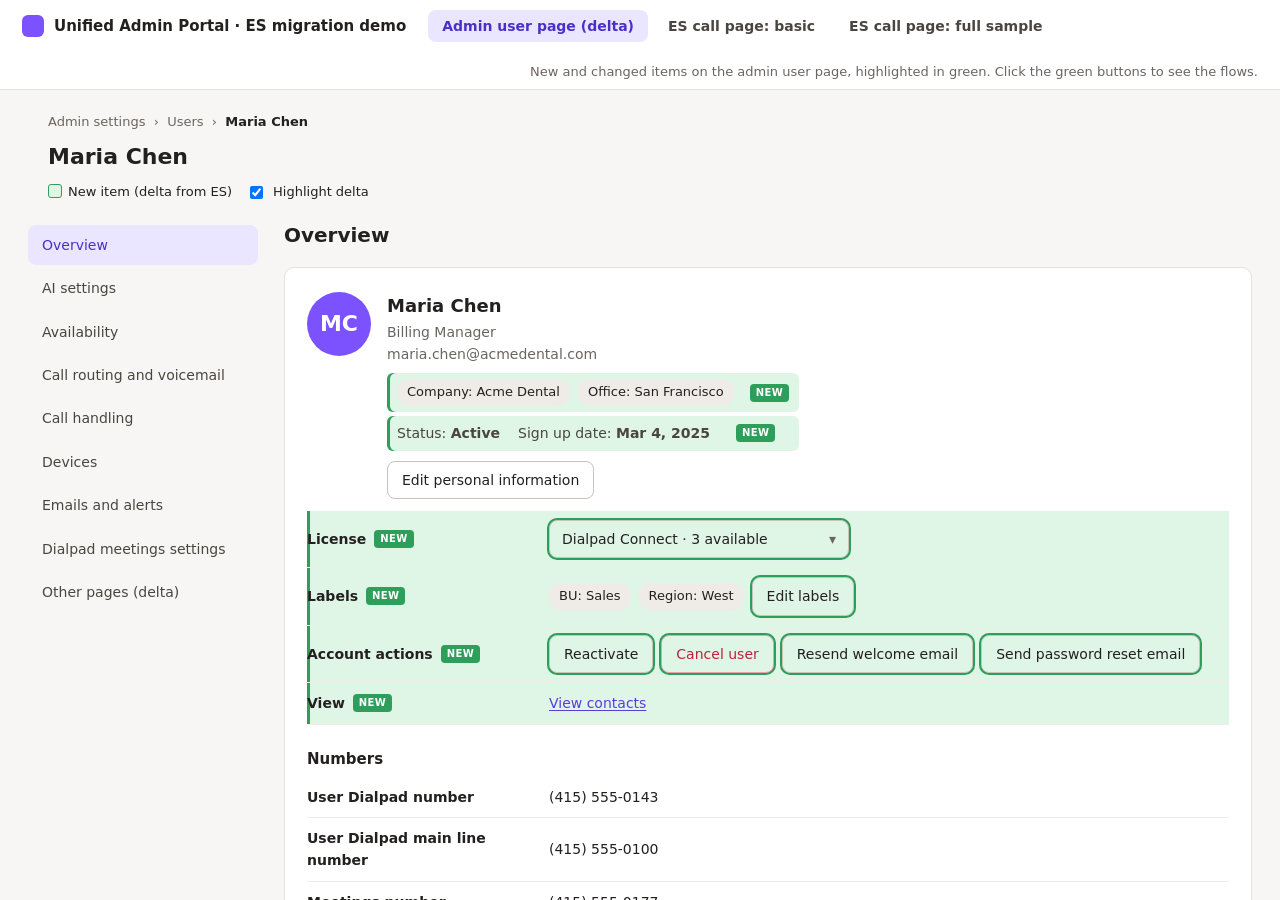
<file: index.html>
<!doctype html><html lang="en"><head><meta charset="utf-8"><meta name="viewport" content="width=device-width,initial-scale=1"><title>Unified Admin Portal: ES migration demo</title>
<style>
html,body{height:100%;margin:0}body{display:flex;flex-direction:column;font-family:Inter,system-ui,sans-serif;background:#f7f6f4;color:#23201f}
header{background:#fff;border-bottom:1px solid #e5e1dc;padding:10px 22px;display:flex;align-items:center;gap:22px;flex-wrap:wrap}
.brand{display:flex;align-items:center;gap:10px;font-weight:700;font-size:15px}.dot{width:22px;height:22px;border-radius:6px;background:#7c52ff;display:inline-block}
nav{display:flex;gap:6px}nav a{padding:8px 14px;border-radius:8px;text-decoration:none;color:#4a4540;font-weight:600;font-size:14px}nav a.on{background:#ebe6ff;color:#4b2fc7}nav a:hover:not(.on){background:#efece8}
#desc{color:#6b6560;font-size:13px;margin-left:auto}iframe{flex:1;border:0;width:100%;background:#f7f6f4}
</style></head><body>
<header><div class="brand"><span class="dot"></span>Unified Admin Portal &middot; ES migration demo</div><nav><a href="#user" data-k="user">Admin user page (delta)</a><a href="#call" data-k="call">ES call page: basic</a><a href="#full" data-k="full">ES call page: full sample</a></nav><div id="desc"></div></header>
<iframe id="f" title="Demo page"></iframe>
<script>
const T={"user":["user-settings.html","New and changed items on the admin user page, highlighted in green. Click the green buttons to see the flows."],"call":["call-basic.html","Replica of the ES call page in Dialtone, for call 4709223703117824."],"full":["call-full.html","Same page with every section and optional element filled, plus implementation notes at the bottom."]};
function go(k){if(!T[k])k='user';document.getElementById('f').src=T[k][0];document.getElementById('desc').textContent=T[k][1];
 document.querySelectorAll('nav a').forEach(a=>a.classList.toggle('on',a.dataset.k===k))}
document.querySelectorAll('nav a').forEach(a=>a.addEventListener('click',e=>{e.preventDefault();history.replaceState(null,'','#'+a.dataset.k);go(a.dataset.k)}));
go(location.hash.slice(1));
</script></body></html>
</file>
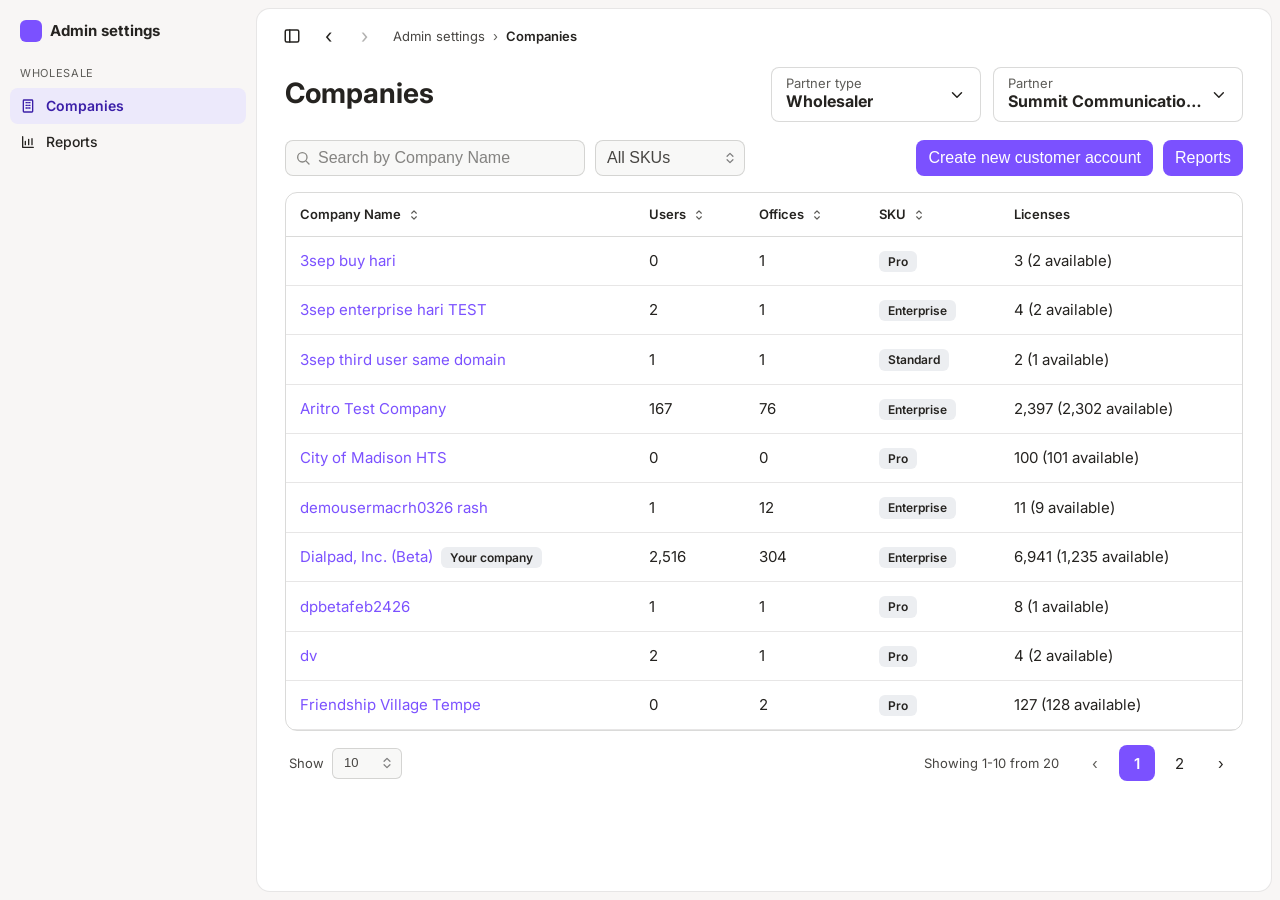
<file: wholesale-prototype/index.html>
<!doctype html>
<html lang="en"><head><meta charset="utf-8"><meta name="viewport" content="width=device-width, initial-scale=1">
<title>Companies</title>
<link href="https://fonts.googleapis.com/css2?family=Inter:wght@400;500;600;700&display=swap" rel="stylesheet">
<link rel="stylesheet" href="dialtone-default-theme.min.css">
<style>
:root{--side-w:248px}
*{box-sizing:border-box}
body{margin:0;font-family:Inter,-apple-system,"Segoe UI",Roboto,sans-serif;font-size:14px;line-height:1.45;
  color:var(--dt-color-foreground-primary);background:var(--dt-color-surface-primary)}
a{color:var(--dt-color-link-primary);text-decoration:none}
a:hover{text-decoration:underline}
.mockbar{background:#1f2937;color:#e5e7eb;font-size:12px;padding:6px 16px;display:flex;gap:16px;align-items:center}
.mockbar b{color:#fff}
.mockbar .sp{flex:1}
.shell{display:grid;grid-template-columns:var(--side-w) 1fr;min-height:calc(100vh - 29px)}
.side{border-right:1px solid var(--dt-color-border-default);background:var(--dt-color-surface-secondary);padding:16px 12px}
.brand{font-weight:700;font-size:16px;padding:4px 10px 16px;display:flex;gap:8px;align-items:center}
.brand i{display:inline-block;width:22px;height:22px;border-radius:6px;background:var(--dt-color-brand-purple)}
.grp{font-size:11px;letter-spacing:.06em;text-transform:uppercase;color:var(--dt-color-foreground-tertiary);padding:14px 10px 6px}
.nav a{display:flex;align-items:center;gap:10px;padding:8px 10px;border-radius:8px;color:var(--dt-color-foreground-primary);font-weight:500}
.nav a:hover{background:var(--dt-color-surface-moderate);text-decoration:none}
.nav a.active{background:#ece9fb;color:#3b1fa8;font-weight:600}
.nav a.sub{padding-left:36px;font-weight:400}
.nav a.hidden-demo{opacity:.45}
.top{display:flex;align-items:center;justify-content:space-between;padding:10px 24px;border-bottom:1px solid var(--dt-color-border-default)}
.crumbs{display:flex;gap:8px;align-items:center;color:var(--dt-color-foreground-secondary);font-size:13px}
.crumbs b{color:var(--dt-color-foreground-primary);font-weight:600}
.resellerwrap{position:relative}
.rbtn{display:flex;gap:8px;align-items:center;padding:6px 10px;border:1px solid var(--dt-color-border-default);border-radius:8px;
  background:var(--dt-color-surface-primary);cursor:pointer;font:inherit;color:inherit}
.rbtn span{text-align:left}
.rbtn small{color:var(--dt-color-foreground-tertiary);display:block;line-height:1.1;font-size:11px}
.rmenu{position:absolute;right:0;top:46px;width:300px;background:var(--dt-color-surface-primary);border:1px solid var(--dt-color-border-default);
  border-radius:10px;box-shadow:0 8px 24px rgba(0,0,0,.14);padding:6px;z-index:20;display:none}
.rmenu.open{display:block}
.rmenu .it{display:flex;justify-content:space-between;align-items:center;padding:9px 10px;border-radius:8px;cursor:pointer}
.rmenu .it:hover{background:var(--dt-color-surface-moderate)}
.rmenu .lbl{font-size:11px;color:var(--dt-color-foreground-tertiary);padding:6px 10px;text-transform:uppercase;letter-spacing:.05em}
.main{padding:22px 28px 56px;max-width:1280px}
h1.pt{font-size:24px;font-weight:700;margin:6px 0 4px}
.sub{color:var(--dt-color-foreground-secondary);margin:0 0 18px}
.card{border:1px solid var(--dt-color-border-default);border-radius:10px;padding:20px;margin-bottom:16px;background:var(--dt-color-surface-primary)}
.card h2{font-size:16px;margin:0 0 4px}
.card .hint{color:var(--dt-color-foreground-secondary);margin:0 0 14px}
.grid2{display:grid;grid-template-columns:1fr 1fr;gap:16px}
.grid3{display:grid;grid-template-columns:1fr 1fr 1fr;gap:16px}
.field{display:flex;flex-direction:column;gap:6px}
.field label,.lbl2{font-weight:600;font-size:13px}
.field .help{font-size:12px;color:var(--dt-color-foreground-tertiary)}
.field .err{font-size:12px;color:var(--dt-color-foreground-critical);display:flex;gap:6px;align-items:center}
.toolbar{display:flex;gap:10px;align-items:center;margin-bottom:12px;flex-wrap:wrap}
.search{position:relative}
.search svg{position:absolute;left:10px;top:50%;transform:translateY(-50%);color:var(--dt-color-foreground-tertiary)}
.search input{padding-left:32px;min-width:280px}
.pill{display:inline-flex;gap:6px;align-items:center;padding:6px 12px;border:1px solid var(--dt-color-border-default);border-radius:999px;
  background:var(--dt-color-surface-primary);cursor:pointer;font:inherit}
.tblwrap{border:1px solid var(--dt-color-border-default);border-radius:10px;overflow:auto}
table.t{width:100%;border-collapse:collapse}
table.t th{background:var(--dt-color-surface-secondary);text-align:left;font-weight:600;font-size:13px;padding:10px 14px;
  border-bottom:1px solid var(--dt-color-border-default);white-space:nowrap}
table.t th .s{display:inline-flex;vertical-align:middle;margin-left:4px;color:var(--dt-color-foreground-tertiary)}
table.t td{padding:12px 14px;border-bottom:1px solid var(--dt-color-border-subtle);vertical-align:middle}
table.t tr:last-child td{border-bottom:none}
table.t tr.row:hover td{background:var(--dt-color-surface-secondary);cursor:pointer}
table.t tr.dis td{opacity:.5}
table.t td.num,table.t th.num{text-align:right}
.pager{display:flex;justify-content:space-between;align-items:center;padding:10px 14px;color:var(--dt-color-foreground-secondary);font-size:13px}
.actions{display:flex;gap:10px;justify-content:flex-end;margin-top:6px}
.notes{border:1px dashed var(--dt-color-border-default);border-radius:10px;padding:14px 18px;margin-top:28px;
  background:var(--dt-color-surface-secondary);font-size:13px}
.notes h3{margin:0 0 6px;font-size:13px;text-transform:uppercase;letter-spacing:.05em;color:var(--dt-color-foreground-secondary)}
.notes ul{margin:0;padding-left:20px;list-style:disc}
.notes li{margin-bottom:2px;list-style-type:disc;display:list-item}
.statetag{display:inline-block;font-size:11px;background:#eef2ff;color:#3730a3;border-radius:999px;padding:2px 10px;margin-bottom:8px;font-weight:600}
.stepper{display:flex;gap:8px;align-items:center;margin-bottom:10px;color:var(--dt-color-foreground-secondary);font-size:13px}
.kv{display:grid;grid-template-columns:200px 1fr;gap:10px 16px}
.kv div:nth-child(odd){color:var(--dt-color-foreground-secondary)}
.indent td:first-child{padding-left:38px}
.cols{columns:2;font-size:13px;margin:6px 0 0;padding-left:20px;list-style:disc}
.cols li{margin-bottom:3px;list-style-type:disc;display:list-item}
.cb{display:flex;gap:10px;align-items:flex-start;margin:10px 0}
.cb input{margin-top:3px}
.mini{font-size:12px;color:var(--dt-color-foreground-tertiary)}
.btnrow{display:flex;gap:10px;align-items:center}
.tabs{display:flex;border-bottom:1px solid var(--dt-color-border-default);margin-bottom:16px;gap:4px}
.tabs button{border:0;background:none;padding:10px 16px;font:inherit;cursor:pointer;color:var(--dt-color-foreground-secondary);
  border-bottom:2px solid transparent;margin-bottom:-1px}
.tabs button.on{color:var(--dt-color-foreground-primary);font-weight:600;border-bottom-color:var(--dt-color-brand-purple)}
.idx{display:grid;grid-template-columns:repeat(2,1fr);gap:16px;max-width:1000px}
.idx a.c{display:block;border:1px solid var(--dt-color-border-default);border-radius:12px;padding:18px;color:inherit}
.idx a.c:hover{box-shadow:0 4px 16px rgba(0,0,0,.08);text-decoration:none}
.idx .id{font-weight:700;color:var(--dt-color-brand-purple)}

.es-bundles{margin:8px 0 18px;font-size:16px}
.es-bundles details{margin:0}
.es-bundles summary{cursor:pointer;padding:5px 0;width:fit-content;list-style:revert}
.es-bundles summary:hover{text-decoration:underline}
.es-bundles details>strong{display:inline-block;margin-top:8px}
table.es-table{border-collapse:collapse;min-width:500px;font-size:14px}
table.es-table th,table.es-table td{border:1px solid #cfd3d9;padding:7px 12px;text-align:left;vertical-align:middle}
table.es-table th{background:#f3f4f6;font-weight:600}
.es-bundles input[type=number]{border:1px solid #b9bec6;border-radius:4px;padding:5px 8px;width:96px;background:#fff;font:inherit;font-size:14px}
.es-bundles input.narrow{width:76px}
.es-bundles input[type=checkbox],.es-ack input[type=checkbox]{accent-color:#7c52ff;width:16px;height:16px}
.es-ack{margin:6px 0 4px}
.es-ack label{display:flex;gap:10px;align-items:flex-start;margin:10px 0;font-size:14px}
.es-ack input{margin-top:3px;flex:none}
.es-actions{margin:14px 0 6px}
.w05 input.d-input{height:40px;min-height:0}
.w05 .grid2,.w05 .grid3{align-items:start}
.w05 .card h2{margin-bottom:14px}
.w05 h1.pt{margin-bottom:16px}
.bdl{border:1px solid var(--dt-color-border-default);border-radius:10px;margin-bottom:10px;background:var(--dt-color-surface-primary)}
.bdl summary{cursor:pointer;padding:12px 16px;font-weight:600;list-style:none;display:flex;gap:8px;align-items:center}
.bdl summary::-webkit-details-marker{display:none}
.bdl summary::before{content:"\25B8";color:var(--dt-color-foreground-tertiary);display:inline-block;transition:transform .15s}
.bdl[open] summary::before{transform:rotate(90deg)}
.bdl summary:hover{background:var(--dt-color-surface-secondary);border-radius:10px}
.bdl-body{padding:4px 16px 16px}
.errtxt{display:none;margin-bottom:14px}
.errtxt.show{display:block}
.okbanner{display:none;margin-bottom:14px}
.okbanner.show{display:block}
.loading{position:fixed;inset:0;background:rgba(255,255,255,.7);display:none;align-items:center;justify-content:center;z-index:50}
.loading.show{display:flex}
.spin{width:44px;height:44px;border:4px solid var(--dt-color-border-default);border-top-color:var(--dt-color-brand-purple);border-radius:50%;animation:sp 0.9s linear infinite}
@keyframes sp{to{transform:rotate(360deg)}}
.democtl{display:flex;gap:10px;align-items:center;border:1px dashed #9ca3af;border-radius:8px;padding:8px 12px;margin-bottom:16px;background:#fffbeb;font-size:12px}
.democtl b{color:#92400e}

.fwrap{max-width:1400px;margin:0 auto;padding:6px 28px 56px}
.arrows{display:flex;gap:10px;padding:8px 0 0;color:var(--dt-color-foreground-tertiary);font-size:20px;line-height:1}
.arrows a{color:var(--dt-color-foreground-primary);text-decoration:none;padding:0 4px}
.arrows span{opacity:.35;padding:0 4px}
.fhead{display:flex;justify-content:space-between;align-items:flex-start;margin:4px 0 18px;gap:16px}
.fhead h1{font-size:28px;font-weight:700;margin:6px 0 0}
.fres{position:relative}
.fres .rbtn{min-width:280px;max-width:320px;justify-content:space-between;padding:8px 14px}
.fres .rbtn span{min-width:0}
.fres .rbtn b{display:block;overflow:hidden;text-overflow:ellipsis;white-space:nowrap;font-size:16px}
.fres .rbtn small{font-size:13px}
.ftool{display:flex;justify-content:space-between;align-items:center;gap:12px;margin-bottom:16px;flex-wrap:wrap}
.ftool .l,.ftool .r{display:flex;gap:10px;align-items:center}
.skutag{display:inline-block;background:#eceef1;border-radius:6px;padding:2px 9px;font-weight:600;font-size:12px}
.yours{display:inline-block;background:#eceef1;border-radius:6px;padding:2px 9px;font-weight:600;font-size:12px;margin-left:8px}
table.ct{width:100%;border-collapse:collapse}
table.ct th{text-align:left;font-size:13px;font-weight:600;padding:12px 14px;border-bottom:1px solid var(--dt-color-border-default);white-space:nowrap;cursor:default}
table.ct th.s{cursor:pointer}
table.ct th .ar{display:inline-flex;vertical-align:middle;margin-left:6px;color:var(--dt-color-foreground-tertiary)}
table.ct td{padding:13px 14px;border-bottom:1px solid var(--dt-color-border-subtle);font-size:15px}
table.ct td a{color:var(--dt-color-link-primary)}
.ctwrap{border:1px solid var(--dt-color-border-default);border-radius:12px;overflow:hidden}
.fpager{display:flex;justify-content:space-between;align-items:center;padding:14px 4px;color:var(--dt-color-foreground-secondary);font-size:13px}
.pg{display:inline-flex;align-items:center;justify-content:center;min-width:36px;height:36px;border-radius:8px;font-size:15px;color:var(--dt-color-foreground-primary);margin-left:6px;cursor:pointer}
.pg.on{background:var(--dt-color-brand-purple);color:#fff;font-weight:600}
a.d-btn,a.d-btn:hover,a.d-btn:visited{text-decoration:none}
a.d-btn--primary,a.d-btn--primary:hover,a.d-btn--primary:visited{color:#fff}
html.present .notes,html.present .mockbar,html.present .democtl{display:none}
#dl:disabled{background:#e6e8eb;color:#8b9099;opacity:1;border-color:#e6e8eb}
.toast{position:fixed;left:50%;bottom:28px;transform:translateX(-50%);background:#1f2937;color:#fff;padding:10px 18px;border-radius:10px;font-size:13px;opacity:0;pointer-events:none;transition:opacity .2s;z-index:60}
.toast.show{opacity:1}
.rcard{border:1px solid var(--dt-color-border-default);border-radius:14px;overflow:hidden;background:var(--dt-color-surface-primary)}
.rcard .rh{background:var(--dt-color-surface-secondary);padding:22px 24px;border-bottom:1px solid var(--dt-color-border-default)}
.rcard .rh h2{font-size:22px;margin:0 0 6px}
.rcard .rh p{margin:0;color:var(--dt-color-foreground-secondary)}
.rcard .rb{padding:24px}
.rcard .rtype{max-width:420px}
.rcard .rtype label{font-size:13px;font-weight:600;display:block;margin-bottom:6px}
.rcard .desc{color:var(--dt-color-foreground-secondary);margin:14px 0 22px}
.rcard .dates{display:flex;gap:18px;align-items:flex-start;flex-wrap:wrap}
.rcard .dates .field{width:290px}
.rcard .dates label{font-size:15px;font-weight:600}
.rcard .dates input.d-input{height:48px}
.rcard .go{align-self:flex-end;padding-bottom:0}

body{background:var(--dt-color-surface-secondary)}
.app{display:flex;min-height:100vh}
.sb{width:256px;flex:none;padding:16px 10px;overflow:hidden;transition:width .28s cubic-bezier(.4,0,.2,1),opacity .22s,padding .28s;white-space:nowrap}
.sb.col{width:0;padding-left:0;padding-right:0;opacity:0;visibility:hidden}
.sbbrand{font-weight:700;font-size:15px;padding:4px 10px 14px;display:flex;gap:8px;align-items:center}
.sbbrand i{display:inline-block;width:22px;height:22px;border-radius:6px;background:var(--dt-color-brand-purple)}
.sbgrp{font-size:11px;letter-spacing:.06em;text-transform:uppercase;color:var(--dt-color-foreground-tertiary);padding:10px 10px 6px}
.sbnav a{display:flex;align-items:center;gap:10px;padding:8px 10px;border-radius:8px;color:var(--dt-color-foreground-primary);font-weight:500}
.sbnav a:hover{background:var(--dt-color-surface-moderate);text-decoration:none}
.sbnav a.on{background:#ece9fb;color:#3b1fa8;font-weight:600}
.card-main{flex:1;min-width:0;margin:8px 8px 8px 0;background:var(--dt-color-surface-primary);border:1px solid var(--dt-color-border-subtle);
  border-radius:14px;display:flex;flex-direction:column;overflow:hidden}
.sb.col + .card-main{margin-left:8px}
.topnav{display:flex;align-items:center;gap:6px;padding:12px 20px 4px;font-size:13px}
.ibtn{display:inline-flex;align-items:center;justify-content:center;width:30px;height:30px;border-radius:8px;border:0;background:none;cursor:pointer;color:var(--dt-color-foreground-primary);font-size:20px;line-height:1;text-decoration:none}
.ibtn:hover{background:var(--dt-color-surface-moderate);text-decoration:none}
.ibtn.dis{opacity:.35;cursor:default}
.bc{display:flex;align-items:center;gap:8px;margin-left:8px;color:var(--dt-color-foreground-secondary)}
.bc a{color:var(--dt-color-foreground-secondary)}
.bc a:hover{color:var(--dt-color-foreground-primary)}
.bc .cur{color:var(--dt-color-foreground-primary);font-weight:600}
.bc .sep{color:var(--dt-color-foreground-tertiary)}
.pagebody{padding:6px 28px 48px;overflow:auto;flex:1}
.pghead{display:flex;justify-content:space-between;align-items:flex-start;margin:6px 0 18px;gap:16px}
.pghead h1{font-size:28px;font-weight:700;margin:6px 0 0}

.rbtn.locked{background:var(--dt-color-surface-secondary);cursor:not-allowed;color:var(--dt-color-foreground-secondary);min-width:280px;max-width:320px;justify-content:space-between;padding:8px 14px}
.rbtn.locked b{font-size:16px}
.rbtn.locked small,.fres .rbtn small{font-size:13px}
.rmenu.wide{width:320px;padding:6px}
.sech{display:flex;justify-content:space-between;align-items:center;width:100%;padding:11px 12px;border:0;background:none;font:inherit;font-weight:600;cursor:pointer;border-radius:8px;color:inherit}
.sech:hover{background:var(--dt-color-surface-moderate)}
.sech svg{transition:transform .15s}
.sec.open .sech svg{transform:rotate(180deg)}
.secb{display:none;padding:2px 4px 8px;max-height:260px;overflow:auto}
.sec.open .secb{display:block}
.opt,.copt{display:flex;justify-content:space-between;align-items:center;padding:9px 12px;border-radius:8px;cursor:pointer}
.opt:hover,.copt:hover{background:var(--dt-color-surface-moderate)}
.selgroup{display:flex;gap:12px;align-items:flex-start}
.selgroup .rbtn,.selgroup .rbtn.locked{min-width:210px;max-width:250px;width:100%}
.selgroup .resellerwrap{flex:none}
.selgroup .rmenu{left:0;right:auto;min-width:100%;width:max-content;max-width:340px;padding:6px}
.selgroup .resellerwrap:last-child .rmenu{left:auto;right:0}
#company-list{max-height:300px;overflow:auto}
.cval.ph{color:var(--dt-color-foreground-tertiary);font-weight:500}
.hid{display:none !important}
</style></head>
<body>
<div class="app">
  <aside class="sb" id="sb">
    <div class="sbbrand"><i></i>Admin settings</div>
    <nav class="sbnav">
      <div class="sbgrp">Wholesale</div>
      <a class="on" href="index.html"><svg width="16" height="16" viewBox="0 0 24 24" fill="none" stroke="currentColor" stroke-width="2" stroke-linecap="round" stroke-linejoin="round" aria-hidden="true"><rect x="5" y="3" width="14" height="18" rx="1"/><path d="M9 7h2M13 7h2M9 11h2M13 11h2M9 15h2M13 15h2"/></svg><span>Companies</span></a>
      <a id="nav-reports" class="" href="reports.html"><svg width="16" height="16" viewBox="0 0 24 24" fill="none" stroke="currentColor" stroke-width="2" stroke-linecap="round" stroke-linejoin="round" aria-hidden="true"><path d="M4 20V4M4 20h16M8 16v-5M13 16V8M18 16v-9"/></svg><span>Reports</span></a>
    </nav>
  </aside>
  <div class="card-main">
    <div class="topnav">
      <button class="ibtn" id="sbtoggle" type="button" aria-label="Toggle sidebar"><svg width="18" height="18" viewBox="0 0 24 24" fill="none" stroke="currentColor" stroke-width="2" stroke-linecap="round" stroke-linejoin="round" aria-hidden="true"><rect x="3" y="4" width="18" height="16" rx="2"/><path d="M9 4v16"/></svg></button>
      <a class="ibtn" href="javascript:history.back()" aria-label="Back">&#8249;</a>
      <span class="ibtn dis" aria-hidden="true">&#8250;</span>
      <nav class="bc" aria-label="Breadcrumb"><a href="index.html">Admin settings</a> <span class="sep">&#8250;</span> <span class="cur">Companies</span></nav>
    </div>
    <div class="pagebody">
      <div class="pghead"><h1 id="pgtitle">Companies</h1><div class="selgroup"><div class="resellerwrap fres sel"><button class="rbtn" id="tbtn" type="button" aria-haspopup="listbox"><span><small>Partner type</small><b class="tval">Wholesaler</b></span><svg width="18" height="18" viewBox="0 0 24 24" fill="none" stroke="currentColor" stroke-width="2" stroke-linecap="round" stroke-linejoin="round" aria-hidden="true"><path d="M6 9l6 6 6-6"/></svg></button><div class="rmenu" id="tmenu" role="listbox"><div class="opt" role="option" data-type="partner"><span>Certified Partner</span><span class="ck" style="visibility:hidden"><svg width="16" height="16" viewBox="0 0 24 24" fill="none" stroke="currentColor" stroke-width="2" stroke-linecap="round" stroke-linejoin="round" aria-hidden="true"><path d="M20 6L9 17l-5-5"/></svg></span></div><div class="opt" role="option" data-type="reseller"><span>Reseller</span><span class="ck" style="visibility:hidden"><svg width="16" height="16" viewBox="0 0 24 24" fill="none" stroke="currentColor" stroke-width="2" stroke-linecap="round" stroke-linejoin="round" aria-hidden="true"><path d="M20 6L9 17l-5-5"/></svg></span></div><div class="opt" role="option" data-type="wholesaler"><span>Wholesaler</span><span class="ck" style="visibility:hidden"><svg width="16" height="16" viewBox="0 0 24 24" fill="none" stroke="currentColor" stroke-width="2" stroke-linecap="round" stroke-linejoin="round" aria-hidden="true"><path d="M20 6L9 17l-5-5"/></svg></span></div></div></div><div class="resellerwrap fres sel"><button class="rbtn" id="cbtn" type="button" aria-haspopup="listbox"><span><small>Partner</small><b class="cval">Select partner</b></span><svg width="18" height="18" viewBox="0 0 24 24" fill="none" stroke="currentColor" stroke-width="2" stroke-linecap="round" stroke-linejoin="round" aria-hidden="true"><path d="M6 9l6 6 6-6"/></svg></button><div class="rmenu" id="cmenu" role="listbox"><div id="company-list"></div></div></div></div></div>
      
<div class="ftool">
  <div class="l">
    <div class="search"><span><svg width="16" height="16" viewBox="0 0 24 24" fill="none" stroke="currentColor" stroke-width="2" stroke-linecap="round" stroke-linejoin="round" aria-hidden="true"><circle cx="11" cy="11" r="7"/><path d="M21 21l-4.3-4.3"/></svg></span>
      <input class="d-input d-input--md" id="q" type="text" placeholder="Search by Company Name" style="min-width:300px"></div>
    <div class="d-select d-select--md" style="width:150px"><select class="d-select__input" id="skuf">
      <option value="">All SKUs</option><option>Standard</option><option>Pro</option><option>Enterprise</option></select></div>
  </div>
  <div class="r">
    <a class="d-btn d-btn--primary d-btn--md" id="btn-create" href="create-customer.html" style="text-decoration:none"><span class="d-btn__label">Create new customer account</span></a>
    <a class="d-btn d-btn--primary d-btn--md" id="btn-reports" href="reports.html" style="text-decoration:none"><span class="d-btn__label">Reports</span></a>
  </div>
</div>
<div class="ctwrap"><table class="ct" id="ct"><thead><tr>
  <th class="s" data-k="name">Company Name<span class="ar"><svg width="14" height="14" viewBox="0 0 24 24" fill="none" stroke="currentColor" stroke-width="2" stroke-linecap="round" stroke-linejoin="round" aria-hidden="true"><path d="M8 9l4-4 4 4M16 15l-4 4-4-4"/></svg></span></th><th class="s" data-k="users">Users<span class="ar"><svg width="14" height="14" viewBox="0 0 24 24" fill="none" stroke="currentColor" stroke-width="2" stroke-linecap="round" stroke-linejoin="round" aria-hidden="true"><path d="M8 9l4-4 4 4M16 15l-4 4-4-4"/></svg></span></th>
  <th class="s" data-k="offices">Offices<span class="ar"><svg width="14" height="14" viewBox="0 0 24 24" fill="none" stroke="currentColor" stroke-width="2" stroke-linecap="round" stroke-linejoin="round" aria-hidden="true"><path d="M8 9l4-4 4 4M16 15l-4 4-4-4"/></svg></span></th><th class="s" data-k="sku">SKU<span class="ar"><svg width="14" height="14" viewBox="0 0 24 24" fill="none" stroke="currentColor" stroke-width="2" stroke-linecap="round" stroke-linejoin="round" aria-hidden="true"><path d="M8 9l4-4 4 4M16 15l-4 4-4-4"/></svg></span></th>
  <th>Licenses</th></tr></thead><tbody id="tb"></tbody></table></div>
<div class="fpager">
  <div style="display:flex;align-items:center;gap:8px">Show <div class="d-select d-select--sm" style="width:70px"><select class="d-select__input"><option>10</option><option>25</option><option>50</option></select></div></div>
  <div style="display:flex;align-items:center"><span id="pginfo">Showing 1-10 from 20</span><span class="pg" style="margin-left:18px;color:var(--dt-color-foreground-tertiary)">&#8249;</span><span class="pg on">1</span><span class="pg" id="pg2">2</span><span class="pg">&#8250;</span></div>
</div>
    </div>
  </div>
</div>
<div class="toast" id="toast"></div>
<script>
const TYPES={partner:'Certified Partner',reseller:'Reseller',wholesaler:'Wholesaler'};
const PARTNERS={wholesaler:['Summit Communications','Northwind Wholesale','Apex Telecom Wholesale'],reseller:['T-Mobile','Softbank','Orbit Reseller Group'],partner:['Blue Harbor Partners','Cedar Networks','Delta Cloud Partners']};
const ACCESS={type:'wholesaler',partner:'Summit Communications'};
let TYPE=ACCESS.type,PARTNER=ACCESS.partner;const subs=[];
function qs(k){return new URLSearchParams(location.search).get(k)}
function save(){try{localStorage.setItem('wsType',TYPE);PARTNER?localStorage.setItem('wsPartner',PARTNER):localStorage.removeItem('wsPartner')}catch(e){}}
(function load(){const ur=qs('r');
 if(ur&&TYPES[ur]){TYPE=ur;const p=qs('p');PARTNER=(p&&PARTNERS[ur].includes(p))?p:null}
 else{let t=null,p=null;try{t=localStorage.getItem('wsType');p=localStorage.getItem('wsPartner')}catch(e){}
  if(t&&TYPES[t]){TYPE=t;PARTNER=(p&&PARTNERS[t].includes(p))?p:null}}save()})();
function suffix(){return '?r='+TYPE+(PARTNER?'&p='+encodeURIComponent(PARTNER):'')}
function rewrite(){document.querySelectorAll('a[href]').forEach(a=>{const h=a.getAttribute('href').split('?')[0];
 if(/^(index|reports|create-customer)\.html$/.test(h))a.setAttribute('href',h+suffix())})}
function paint(){document.querySelectorAll('.tval').forEach(e=>e.textContent=TYPES[TYPE]);
 document.querySelectorAll('.cval').forEach(e=>{e.textContent=PARTNER||(e.classList.contains('lk')?'None selected':'Select partner');e.classList.toggle('ph',!PARTNER)});
 document.querySelectorAll('.opt').forEach(o=>o.querySelector('.ck').style.visibility=o.dataset.type===TYPE?'visible':'hidden');
 document.querySelectorAll('.copt').forEach(o=>o.querySelector('.ck').style.visibility=(o.dataset.company===PARTNER)?'visible':'hidden');
 const ws=TYPE==='wholesaler'&&!!PARTNER,tm=TYPE==='reseller'&&!!PARTNER;
 [['nav-reports',TYPE==='wholesaler'],['btn-reports',ws],['btn-create',ws||tm]].forEach(([id,show])=>{const e=document.getElementById(id);if(e)e.style.display=show?'':'none'});
 rewrite()}
function notify(){subs.forEach(f=>f(TYPE,PARTNER))}
function closeMenus(){document.querySelectorAll('.rmenu').forEach(m=>m.classList.remove('open'))}
function buildList(){const l=document.getElementById('company-list');if(!l)return;
 const ck='<span class="ck" style="visibility:hidden"><svg width="16" height="16" viewBox="0 0 24 24" fill="none" stroke="currentColor" stroke-width="2" stroke-linecap="round" stroke-linejoin="round"><path d="M20 6L9 17l-5-5"/></svg></span>';
 l.innerHTML=PARTNERS[TYPE].map(n=>'<div class="copt" role="option" data-company="'+n+'"><span>'+n+'</span>'+ck+'</div>').join('');
 l.querySelectorAll('.copt').forEach(o=>o.addEventListener('click',()=>{PARTNER=o.dataset.company;save();paint();notify();closeMenus()}))}
function setType(t){TYPE=t;PARTNER=null;save();buildList();paint();notify()}
window.__regRes=f=>{subs.push(f);f(TYPE,PARTNER)};
['t','c'].forEach(k=>{const b=document.getElementById(k+'btn'),m=document.getElementById(k+'menu');if(!b)return;
 b.addEventListener('click',e=>{e.stopPropagation();const was=m.classList.contains('open');closeMenus();if(!was)m.classList.add('open')});
 m.addEventListener('click',e=>e.stopPropagation())});
document.addEventListener('click',closeMenus);
document.querySelectorAll('.opt').forEach(o=>o.addEventListener('click',()=>{setType(o.dataset.type);closeMenus()}));
document.getElementById('sbtoggle').addEventListener('click',()=>document.getElementById('sb').classList.toggle('col'));
function toast(m){const t=document.getElementById('toast');t.textContent=m;t.classList.add('show');setTimeout(()=>t.classList.remove('show'),2200)}
buildList();paint();
</script>
<script>
const DATA={
 'Summit Communications':[["3sep buy hari",0,1,"Pro","3 (2 available)",0],["3sep enterprise hari TEST",2,1,"Enterprise","4 (2 available)",0],["3sep third user same domain",1,1,"Standard","2 (1 available)",0],["Aritro Test Company",167,76,"Enterprise","2,397 (2,302 available)",0],["City of Madison HTS",0,0,"Pro","100 (101 available)",0],["demousermacrh0326 rash",1,12,"Enterprise","11 (9 available)",0],["Dialpad, Inc. (Beta)",2516,304,"Enterprise","6,941 (1,235 available)",1],["dpbetafeb2426",1,1,"Pro","8 (1 available)",0],["dv",2,1,"Pro","4 (2 available)",0],["Friendship Village Tempe",0,2,"Pro","127 (128 available)",0]],
 'Northwind Wholesale':[["Alder Street Dental",14,1,"Pro","16 (2 available)",0],["Birchwood Realty",8,1,"Standard","8 (0 available)",0],["Copperline Plumbing",22,2,"Pro","24 (2 available)",0],["Dunmore Legal",35,3,"Enterprise","40 (5 available)",0],["Eastgate Cafe",5,1,"Standard","6 (1 available)",0]],
 'Apex Telecom Wholesale':[["Fairview Clinic",41,2,"Enterprise","45 (4 available)",0],["Glenrock Motors",27,2,"Pro","30 (3 available)",0],["Harborview Hotel",63,4,"Enterprise","70 (7 available)",0],["Ivy Lane Studio",4,1,"Standard","4 (0 available)",0]],
 'T-Mobile':[["Coastal Realty Partners",33,3,"Pro","36 (3 available)",0],["Magnolia Hardware",12,1,"Standard","12 (0 available)",0],["Metro Delivery Co.",21,2,"Standard","24 (3 available)",0],["Oakridge Community Church",7,1,"Standard","8 (1 available)",0],["Rivera Auto Group",58,4,"Pro","60 (2 available)",0],["Sunrise Pediatrics",9,1,"Standard","10 (1 available)",0]],
 'Softbank':[["Asahi Dental Clinic",18,2,"Pro","20 (2 available)",0],["Fuji Logistics KK",64,5,"Enterprise","70 (6 available)",0],["Hokuto Foods",9,1,"Standard","10 (1 available)",0],["Kita Engineering",42,3,"Pro","45 (3 available)",0],["Minato Retail Group",120,8,"Enterprise","130 (10 available)",0]],
 'Orbit Reseller Group':[["Juniper Landscaping",13,1,"Standard","14 (1 available)",0],["Kestrel Logistics",52,3,"Pro","56 (4 available)",0],["Lakeside Pediatrics",17,1,"Pro","18 (1 available)",0],["Maple Court Realty",9,1,"Standard","10 (1 available)",0]],
 'Blue Harbor Partners':[["Blue Harbor Dental",24,2,"Pro","26 (2 available)",0],["Cedar Ridge Realty",15,1,"Standard","16 (1 available)",0],["Delta Machine Works",88,5,"Enterprise","95 (7 available)",0],["Evergreen Veterinary",11,1,"Standard","12 (1 available)",0],["Foxglove Marketing",19,2,"Pro","20 (1 available)",0],["Granite Peak Law",31,3,"Pro","34 (3 available)",0],["Hilltop Bakery",6,1,"Standard","6 (0 available)",0]],
 'Cedar Networks':[["Nimbus Analytics",29,2,"Pro","32 (3 available)",0],["Oakmont Insurance",46,3,"Enterprise","50 (4 available)",0],["Pioneer Tool & Die",18,1,"Standard","20 (2 available)",0],["Quarry Fitness",11,1,"Standard","12 (1 available)",0]],
 'Delta Cloud Partners':[["Redstone Bakery",7,1,"Standard","8 (1 available)",0],["Silverline Audio",21,2,"Pro","24 (3 available)",0],["Tidewater Marine",33,3,"Pro","36 (3 available)",0]]
};
const TOTAL={'Summit Communications':20};
const IDX={name:0,users:1,offices:2,sku:3};let curP=null,sortK='name',dir=1;
function fmtn(n){return n.toLocaleString('en-US')}
function render(){const q=document.getElementById('q').value.trim().toLowerCase(),f=document.getElementById('skuf').value;
 const tb=document.getElementById('tb');
 if(!curP){tb.innerHTML='<tr><td colspan="5" style="padding:44px 14px;text-align:center;color:var(--dt-color-foreground-tertiary)">Select a partner to see its companies.</td></tr>';
  document.getElementById('pginfo').textContent='Showing 0-0 from 0';document.getElementById('pg2').style.display='none';return}
 let rows=DATA[curP].filter(r=>(!q||r[0].toLowerCase().includes(q))&&(!f||r[3]===f));
 const i=IDX[sortK];rows.sort((a,b)=>{const x=a[i],y=b[i];return (typeof x==='number'?x-y:String(x).localeCompare(String(y)))*dir});
 tb.innerHTML=rows.map(r=>'<tr><td><a href="#" class="cl">'+r[0]+'</a>'+(r[5]?'<span class="yours">Your company</span>':'')+'</td><td>'+fmtn(r[1])+'</td><td>'+fmtn(r[2])+'</td><td><span class="skutag">'+r[3]+'</span></td><td>'+r[4]+'</td></tr>').join('');
 const total=TOTAL[curP]||DATA[curP].length,filtered=q||f;
 document.getElementById('pginfo').textContent='Showing '+(rows.length?1:0)+'-'+rows.length+' from '+(filtered?rows.length:total);
 document.getElementById('pg2').style.display=total>10&&!filtered?'':'none';
 document.querySelectorAll('a.cl').forEach(a=>a.addEventListener('click',e=>{e.preventDefault();toast("Opens "+a.textContent+"'s admin panel")}))}
document.getElementById('q').addEventListener('input',render);document.getElementById('skuf').addEventListener('change',render);
document.querySelectorAll('#ct th.s').forEach(th=>th.addEventListener('click',()=>{const k=th.dataset.k;if(sortK===k)dir=-dir;else{sortK=k;dir=1}render()}));
__regRes((t,p)=>{if(p!==curP){document.getElementById('q').value='';document.getElementById('skuf').value=''}curP=p;render()});
</script>
</body></html>
</file>
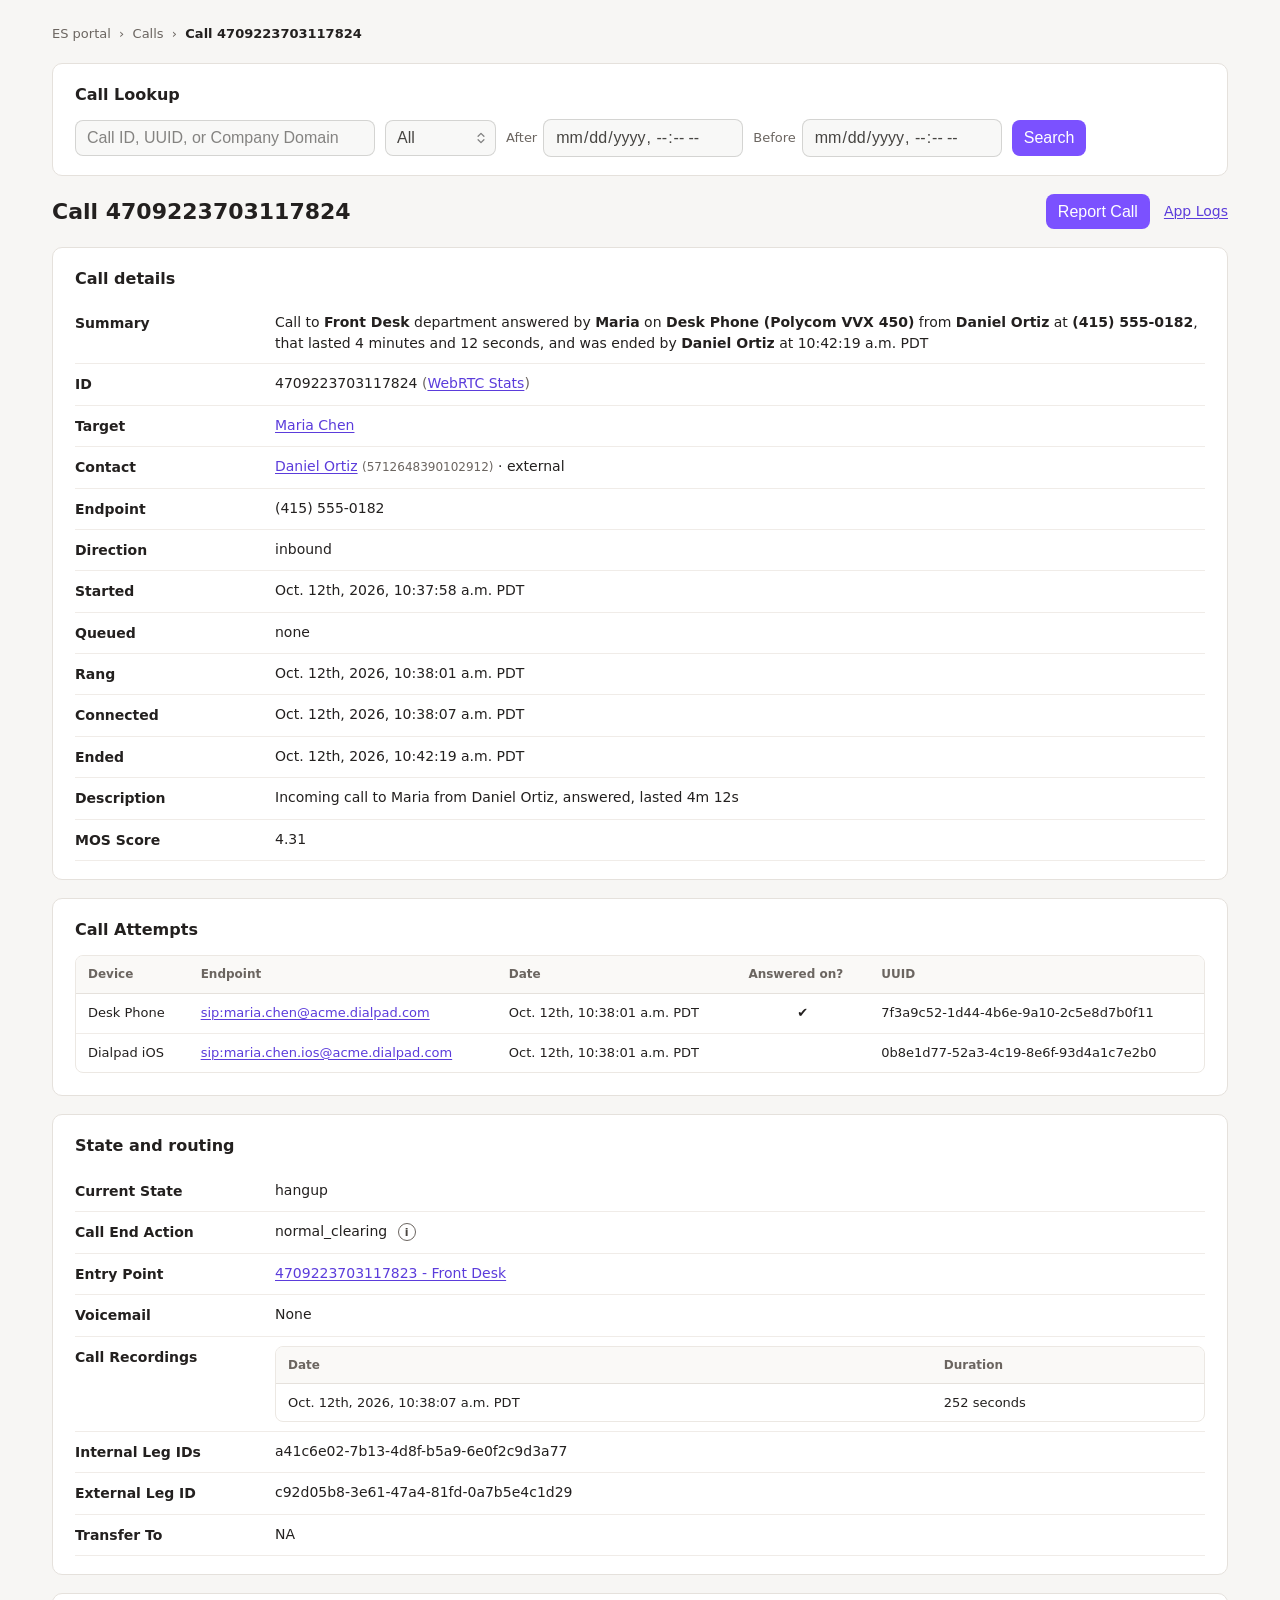
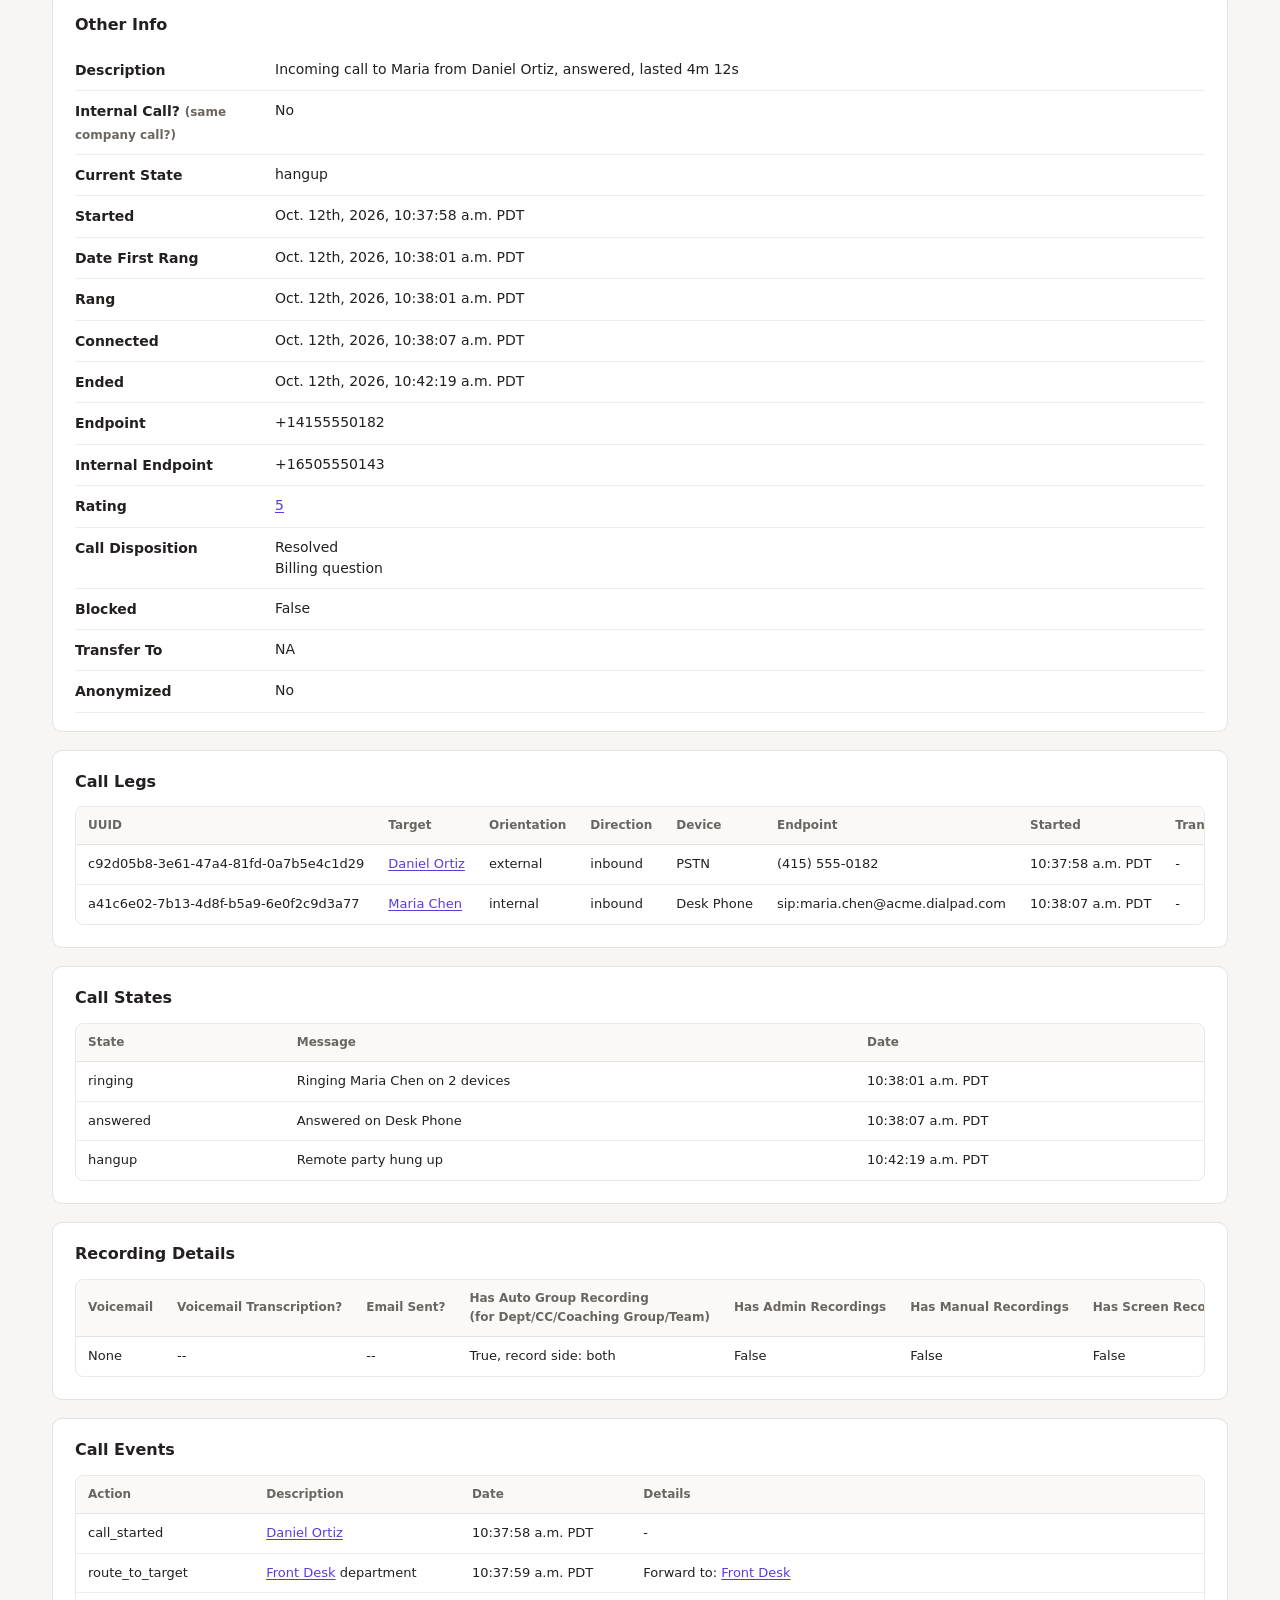
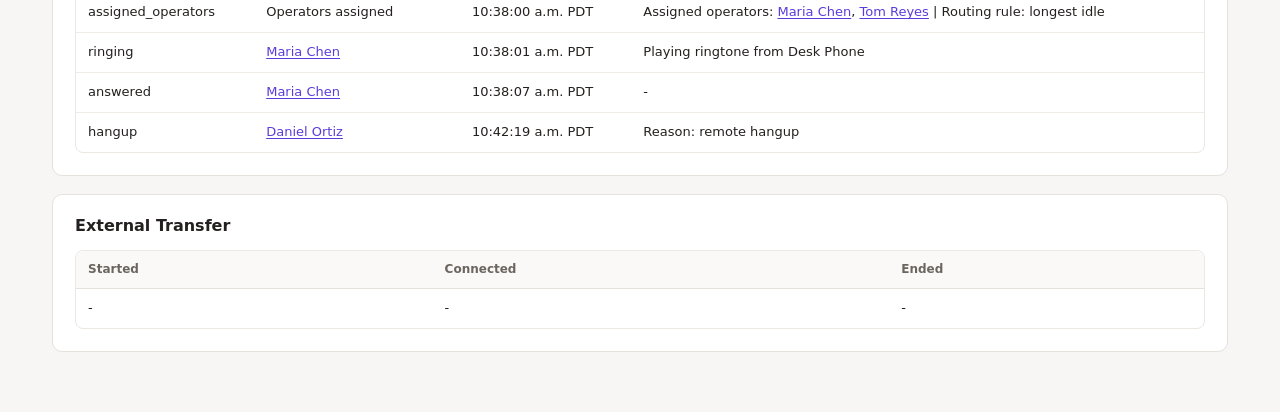
<file: call-basic.html>
<!doctype html><html lang="en"><head><meta charset="utf-8"><meta name="viewport" content="width=device-width,initial-scale=1">
<title>Call 4709223703117824 (ES replica)</title><link rel="stylesheet" href="dialtone-default-theme.min.css">
<style>
body{margin:0;background:#f7f6f4;font-family:Inter,system-ui,sans-serif;color:#23201f;font-size:14px}
.page{max-width:1240px;margin:0 auto;padding:24px 32px 60px;display:flex;flex-direction:column;gap:18px}
.crumb{font-size:13px;color:#6b6560}.crumb b{color:#23201f}
.top{display:flex;align-items:center;justify-content:space-between;gap:16px;flex-wrap:wrap}
h1{margin:0;font-size:22px}.mut{color:#6b6560}.sm{font-size:12px}
a{color:#5b3cdb}
.card{background:#fff;border:1px solid #e5e1dc;border-radius:10px;padding:18px 22px}.card h2{margin:0 0 12px;font-size:16px}
.search{display:flex;gap:10px;align-items:center;flex-wrap:wrap}.search>.d-input{width:300px;flex:none}.search label .d-input{width:200px}.search label{font-size:13px;color:#6b6560;display:flex;align-items:center;gap:6px}
.search .d-select{width:auto}
.kv{margin:0;display:grid;grid-template-columns:200px minmax(0,1fr);}
.kv dt{padding:9px 12px 9px 0;font-weight:600;border-bottom:1px solid #f0ece8}.kv dd{margin:0;padding:9px 0;border-bottom:1px solid #f0ece8;line-height:1.5}
.kv dd .tw{margin:0}
.tw{overflow-x:auto;border:1px solid #ece8e3;border-radius:8px;margin:2px 0 4px}
table{width:100%;border-collapse:collapse;font-size:13px}th{text-align:left;font-size:12px;color:#6b6560;padding:9px 12px;border-bottom:1px solid #e5e1dc;white-space:nowrap;background:#faf9f7}
td{padding:9px 12px;border-bottom:1px solid #f0ece8;vertical-align:top}tr:last-child td{border-bottom:0}.wide td{white-space:nowrap}.c{text-align:center}
.info{width:18px;height:18px;border-radius:50%;border:1px solid #6b6560;background:#fff;color:#4a4540;font-size:11px;font-weight:700;cursor:pointer;line-height:1;padding:0;margin-left:6px;vertical-align:middle}
.tipbox{margin-top:6px;font-size:13px;color:#4a4540;background:#f3f1ee;border-radius:6px;padding:8px 10px;max-width:420px}.hid{display:none}
</style></head><body><div class="page">
<div class="crumb">ES portal &nbsp;&rsaquo;&nbsp; Calls &nbsp;&rsaquo;&nbsp; <b>Call 4709223703117824</b></div>

<section class="card"><h2>Call Lookup</h2>
<form class="search" onsubmit="return false"><input class="d-input d-input--md" type="text" placeholder="Call ID, UUID, or Company Domain">
<div class="d-select d-select--md"><select class="d-select__input"><option>All</option><option>hangup</option><option>connected</option><option>ringing</option><option>queued</option></select></div>
<label>After <input class="d-input d-input--md" type="datetime-local"></label><label>Before <input class="d-input d-input--md" type="datetime-local"></label>
<button class="d-btn d-btn--primary d-btn--md" type="submit"><span class="d-btn__label">Search</span></button></form></section>

<div class="top"><h1>Call 4709223703117824</h1><div style="display:flex;gap:14px;align-items:center"><button class="d-btn d-btn--primary d-btn--md" type="button"><span class="d-btn__label">Report Call</span></button><a href="#">App Logs</a></div></div>

<section class="card"><h2>Call details</h2><dl class="kv"><dt>Summary</dt><dd>Call to <b>Front Desk</b> department answered by <b>Maria</b> on <b>Desk Phone (Polycom VVX 450)</b> from <b>Daniel Ortiz</b> at <b>(415) 555-0182</b>, that lasted 4 minutes and 12 seconds, and was ended by <b>Daniel Ortiz</b> at 10:42:19 a.m. PDT</dd><dt>ID</dt><dd>4709223703117824 <span class="mut">(</span><a href="#">WebRTC Stats</a><span class="mut">)</span></dd><dt>Target</dt><dd><a href="#">Maria Chen</a></dd><dt>Contact</dt><dd><a href="#">Daniel Ortiz</a> <span class="mut sm">(5712648390102912)</span> &middot; external</dd><dt>Endpoint</dt><dd>(415) 555-0182</dd><dt>Direction</dt><dd>inbound</dd><dt>Started</dt><dd>Oct. 12th, 2026, 10:37:58 a.m. PDT</dd><dt>Queued</dt><dd>none</dd><dt>Rang</dt><dd>Oct. 12th, 2026, 10:38:01 a.m. PDT</dd><dt>Connected</dt><dd>Oct. 12th, 2026, 10:38:07 a.m. PDT</dd><dt>Ended</dt><dd>Oct. 12th, 2026, 10:42:19 a.m. PDT</dd><dt>Description</dt><dd>Incoming call to Maria from Daniel Ortiz, answered, lasted 4m 12s</dd><dt>MOS Score</dt><dd>4.31</dd></dl></section>
<section class="card"><h2>Call Attempts</h2><div class="tw "><table><thead><tr><th>Device</th><th>Endpoint</th><th>Date</th><th>Answered on?</th><th>UUID</th></tr></thead><tbody><tr><td>Desk Phone</td><td><a href="#">sip:maria.chen@acme.dialpad.com</a></td><td>Oct. 12th, 10:38:01 a.m. PDT</td><td class="c">&#10004;</td><td>7f3a9c52-1d44-4b6e-9a10-2c5e8d7b0f11</td></tr><tr><td>Dialpad iOS</td><td><a href="#">sip:maria.chen.ios@acme.dialpad.com</a></td><td>Oct. 12th, 10:38:01 a.m. PDT</td><td class="c"></td><td>0b8e1d77-52a3-4c19-8e6f-93d4a1c7e2b0</td></tr></tbody></table></div></section>
<section class="card"><h2>State and routing</h2><dl class="kv"><dt>Current State</dt><dd>hangup</dd><dt>Call End Action</dt><dd>normal_clearing <button class="info" type="button" aria-label="What is call end action?" data-tip="Call ended normally by one of the parties.">i</button><div class="tipbox hid"></div></dd><dt>Entry Point</dt><dd><a href="#">4709223703117823 - Front Desk</a></dd><dt>Voicemail</dt><dd>None</dd><dt>Call Recordings</dt><dd><div class="tw "><table><thead><tr><th>Date</th><th>Duration</th></tr></thead><tbody><tr><td>Oct. 12th, 2026, 10:38:07 a.m. PDT</td><td>252 seconds</td></tr></tbody></table></div></dd><dt>Internal Leg IDs</dt><dd>a41c6e02-7b13-4d8f-b5a9-6e0f2c9d3a77</dd><dt>External Leg ID</dt><dd>c92d05b8-3e61-47a4-81fd-0a7b5e4c1d29</dd><dt>Transfer To</dt><dd>NA</dd></dl></section>
<section class="card"><h2>Other Info</h2><dl class="kv"><dt>Description</dt><dd>Incoming call to Maria from Daniel Ortiz, answered, lasted 4m 12s</dd><dt>Internal Call? <span class="mut sm">(same company call?)</span></dt><dd>No</dd><dt>Current State</dt><dd>hangup</dd><dt>Started</dt><dd>Oct. 12th, 2026, 10:37:58 a.m. PDT</dd><dt>Date First Rang</dt><dd>Oct. 12th, 2026, 10:38:01 a.m. PDT</dd><dt>Rang</dt><dd>Oct. 12th, 2026, 10:38:01 a.m. PDT</dd><dt>Connected</dt><dd>Oct. 12th, 2026, 10:38:07 a.m. PDT</dd><dt>Ended</dt><dd>Oct. 12th, 2026, 10:42:19 a.m. PDT</dd><dt>Endpoint</dt><dd>+14155550182</dd><dt>Internal Endpoint</dt><dd>+16505550143</dd><dt>Rating</dt><dd><a href="#">5</a></dd><dt>Call Disposition</dt><dd>Resolved<br>Billing question</dd><dt>Blocked</dt><dd>False</dd><dt>Transfer To</dt><dd>NA</dd><dt>Anonymized</dt><dd>No</dd></dl></section>
<section class="card"><h2>Call Legs</h2><div class="tw wide"><table><thead><tr><th>UUID</th><th>Target</th><th>Orientation</th><th>Direction</th><th>Device</th><th>Endpoint</th><th>Started</th><th>Transferred</th><th>Ended</th><th>Member ID</th><th>Plivo Address</th><th>Request UUID</th><th>Bridged</th><th>Destination Zone</th><th>Rate</th><th>Charge</th></tr></thead><tbody><tr><td>c92d05b8-3e61-47a4-81fd-0a7b5e4c1d29</td><td><a href="#">Daniel Ortiz</a></td><td>external</td><td>inbound</td><td>PSTN</td><td>(415) 555-0182</td><td>10:37:58 a.m. PDT</td><td>-</td><td>10:42:19.412 a.m. PDT</td><td>-</td><td>plivo-sjc-02</td><td>3d7e90a1-84bc-4f52-a6d0-b19e5c0a7f34</td><td>True</td><td>US</td><td>0.0085</td><td>0.0357</td></tr><tr><td>a41c6e02-7b13-4d8f-b5a9-6e0f2c9d3a77</td><td><a href="#">Maria Chen</a></td><td>internal</td><td>inbound</td><td>Desk Phone</td><td>sip:maria.chen@acme.dialpad.com</td><td>10:38:07 a.m. PDT</td><td>-</td><td>10:42:19.398 a.m. PDT</td><td>m-2291</td><td>plivo-sjc-02</td><td>7f3a9c52-1d44-4b6e-9a10-2c5e8d7b0f11</td><td>True</td><td>-</td><td>0.0000</td><td>0.0000</td></tr></tbody></table></div></section>
<section class="card"><h2>Call States</h2><div class="tw "><table><thead><tr><th>State</th><th>Message</th><th>Date</th></tr></thead><tbody><tr><td>ringing</td><td>Ringing Maria Chen on 2 devices</td><td>10:38:01 a.m. PDT</td></tr><tr><td>answered</td><td>Answered on Desk Phone</td><td>10:38:07 a.m. PDT</td></tr><tr><td>hangup</td><td>Remote party hung up</td><td>10:42:19 a.m. PDT</td></tr></tbody></table></div></section>
<section class="card"><h2>Recording Details</h2><div class="tw "><table><thead><tr><th>Voicemail</th><th>Voicemail Transcription?</th><th>Email Sent?</th><th>Has Auto Group Recording<br><span class='sm'>(for Dept/CC/Coaching Group/Team)</span></th><th>Has Admin Recordings</th><th>Has Manual Recordings</th><th>Has Screen Recordings</th></tr></thead><tbody><tr><td>None</td><td>--</td><td>--</td><td>True, record side: both</td><td>False</td><td>False</td><td>False</td></tr></tbody></table></div></section>
<section class="card"><h2>Call Events</h2><div class="tw "><table><thead><tr><th>Action</th><th>Description</th><th>Date</th><th>Details</th></tr></thead><tbody><tr><td>call_started</td><td><a href="#">Daniel Ortiz</a></td><td>10:37:58 a.m. PDT</td><td>-</td></tr><tr><td>route_to_target</td><td><a href="#">Front Desk</a> department</td><td>10:37:59 a.m. PDT</td><td>Forward to: <a href="#">Front Desk</a></td></tr><tr><td>assigned_operators</td><td>Operators assigned</td><td>10:38:00 a.m. PDT</td><td>Assigned operators: <a href="#">Maria Chen</a>, <a href="#">Tom Reyes</a> | Routing rule: longest idle</td></tr><tr><td>ringing</td><td><a href="#">Maria Chen</a></td><td>10:38:01 a.m. PDT</td><td>Playing ringtone from Desk Phone</td></tr><tr><td>answered</td><td><a href="#">Maria Chen</a></td><td>10:38:07 a.m. PDT</td><td>-</td></tr><tr><td>hangup</td><td><a href="#">Daniel Ortiz</a></td><td>10:42:19 a.m. PDT</td><td>Reason: remote hangup</td></tr></tbody></table></div></section>
<section class="card"><h2>External Transfer</h2><div class="tw "><table><thead><tr><th>Started</th><th>Connected</th><th>Ended</th></tr></thead><tbody><tr><td>-</td><td>-</td><td>-</td></tr></tbody></table></div></section>
</div><script>
document.querySelectorAll('.info').forEach(b=>b.addEventListener('click',()=>{const t=b.nextElementSibling;t.textContent=b.dataset.tip;t.classList.toggle('hid')}));
</script></body></html>
</file>
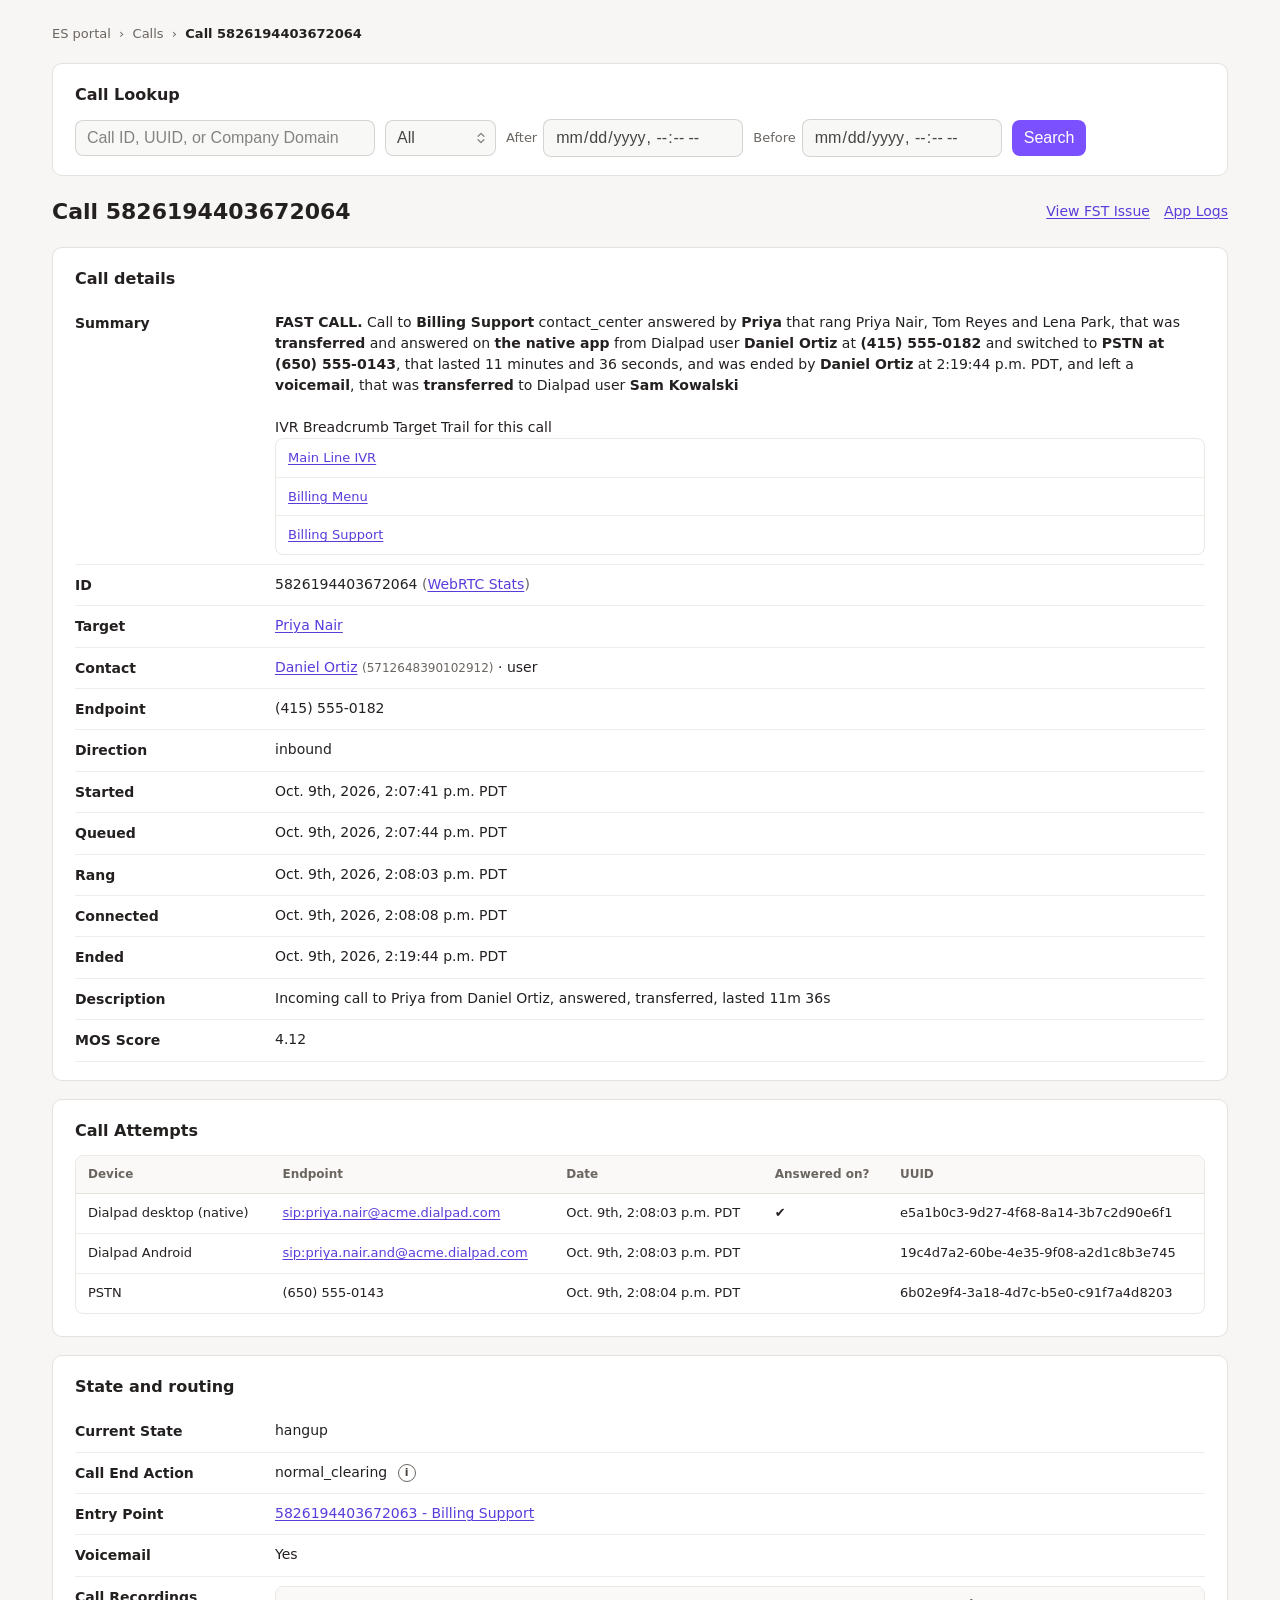
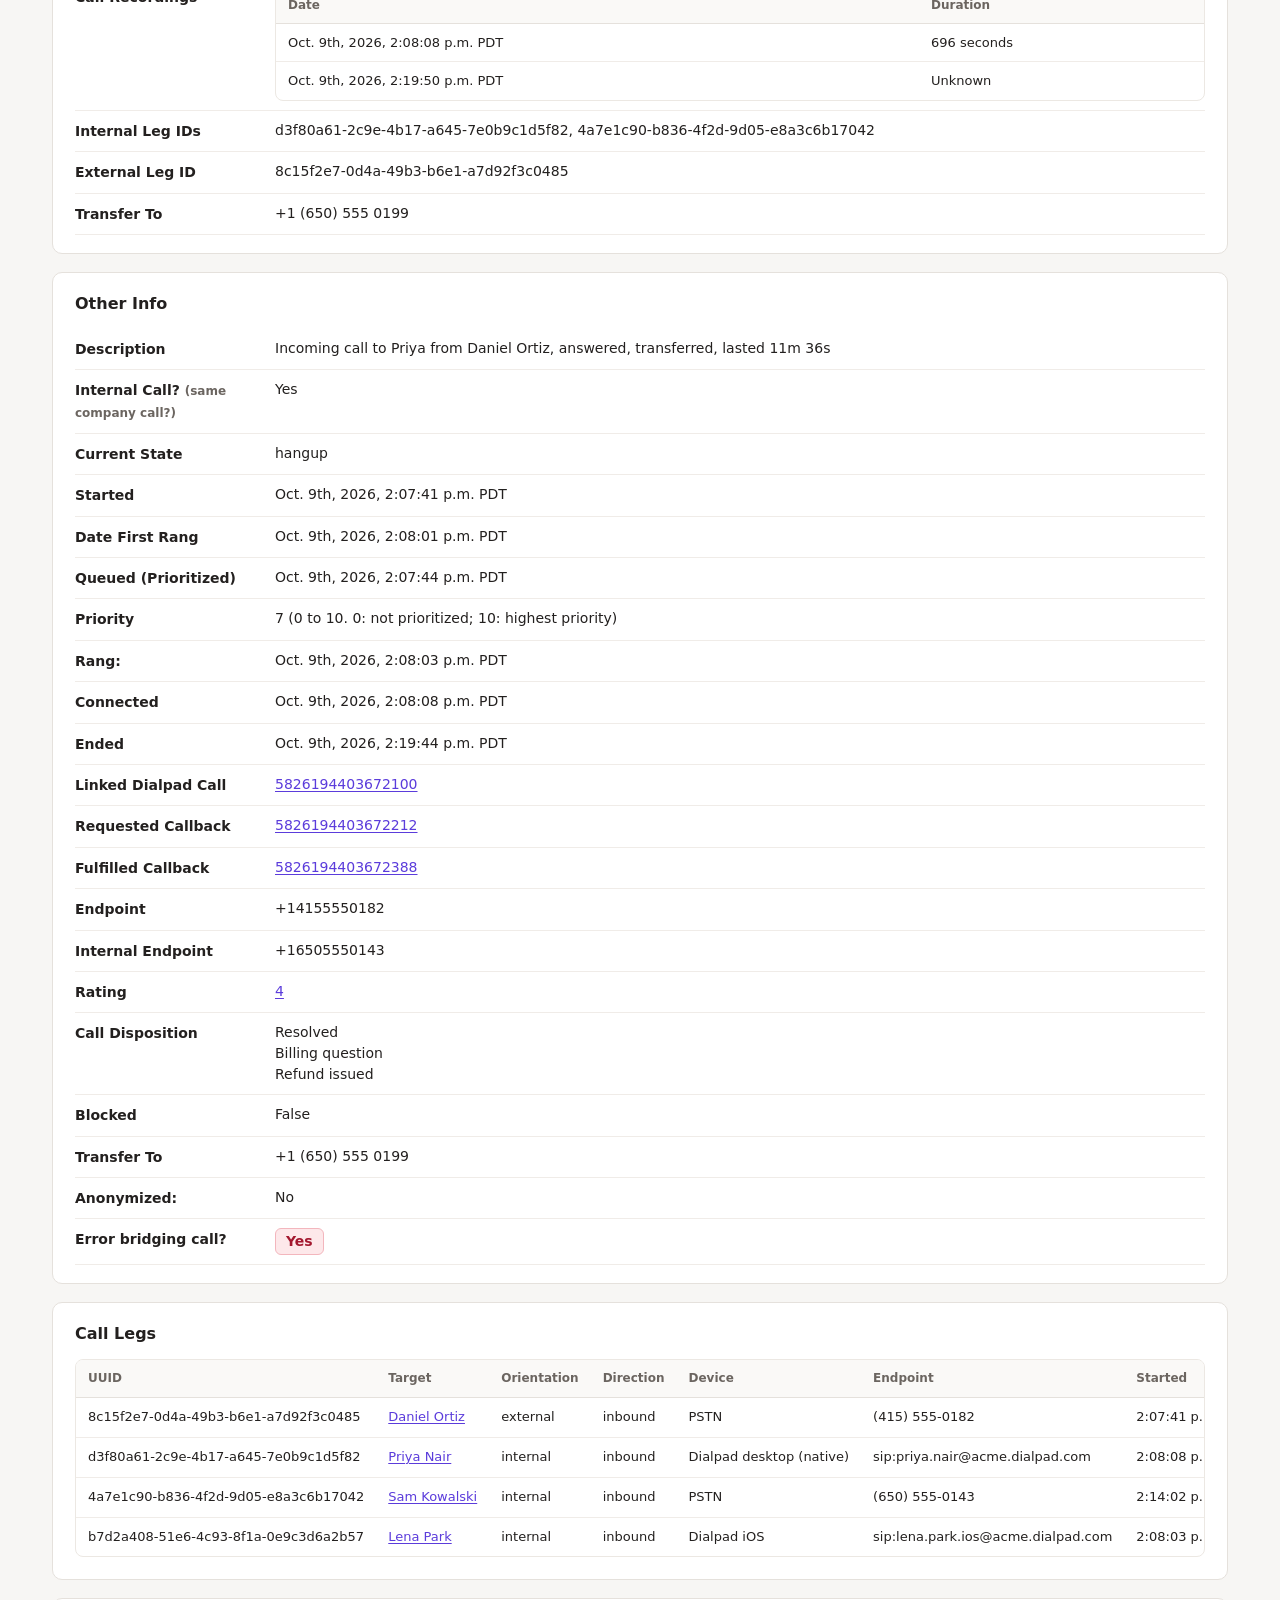
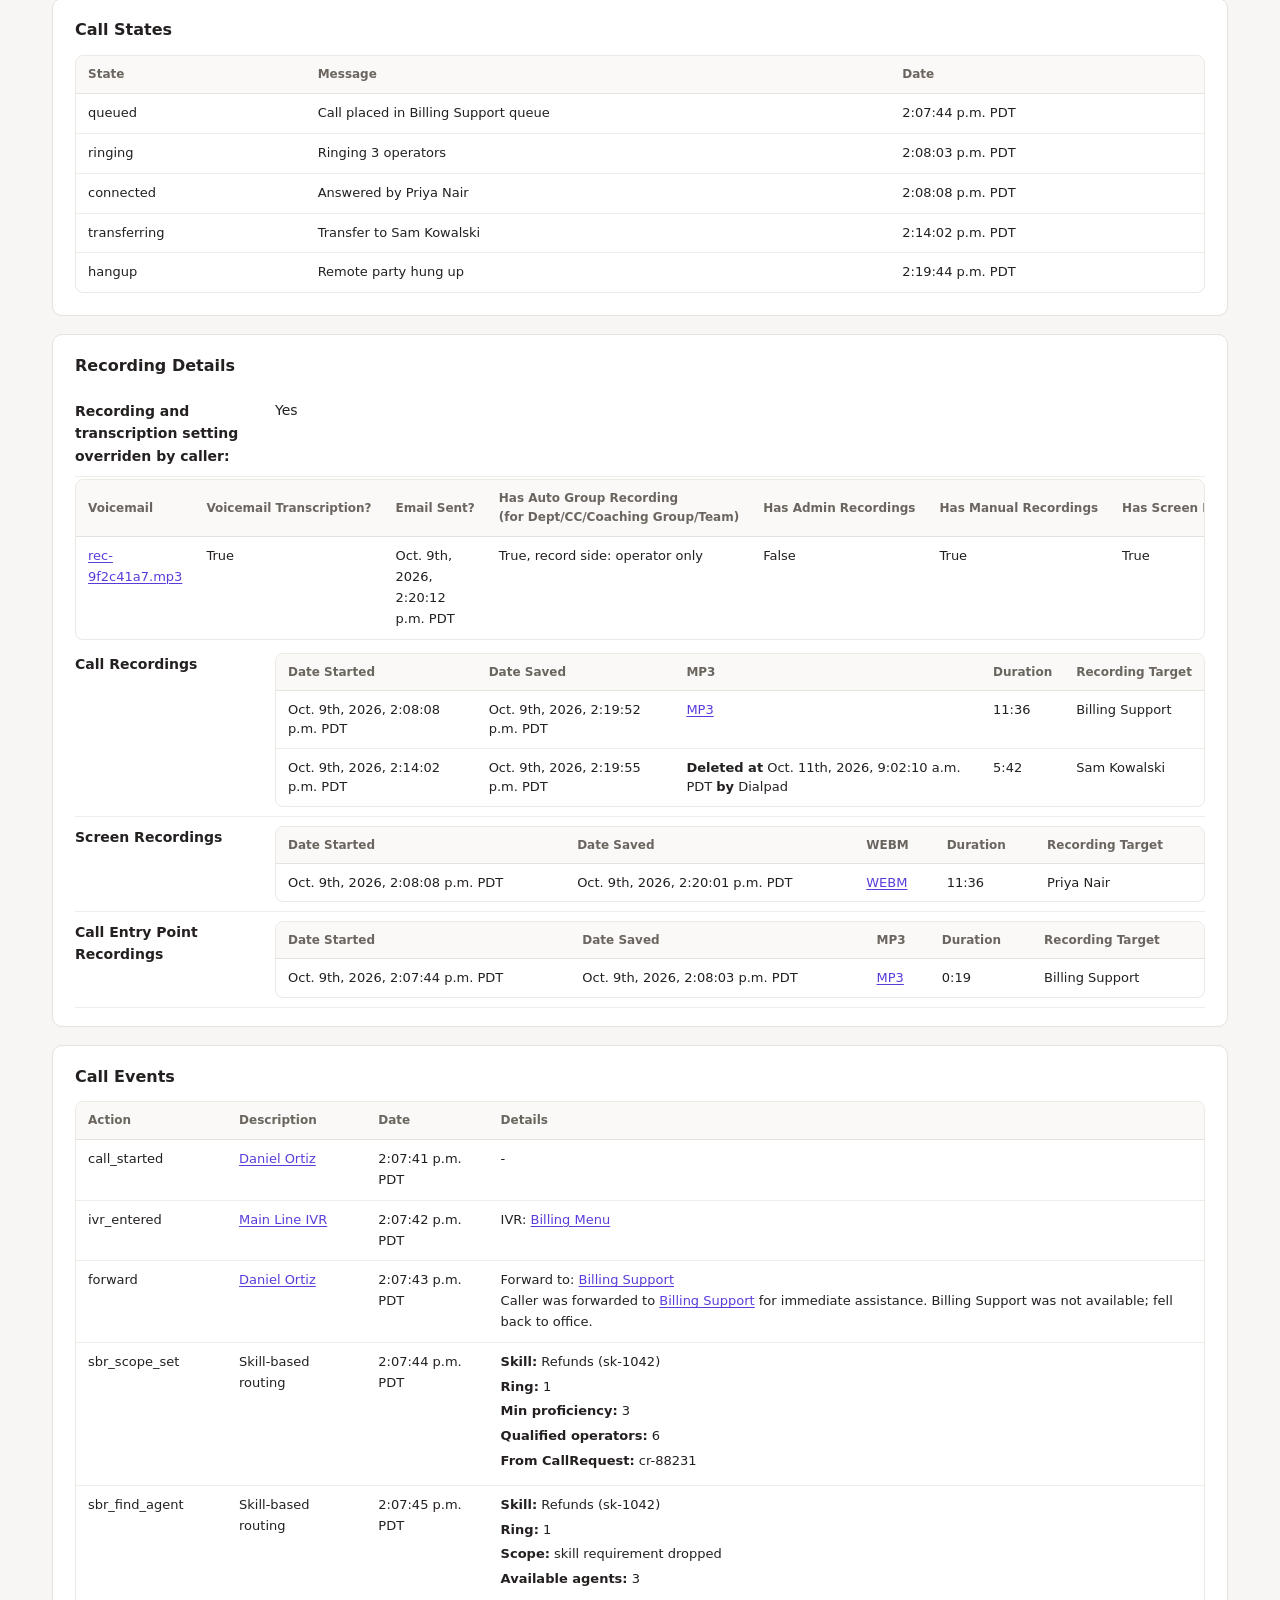
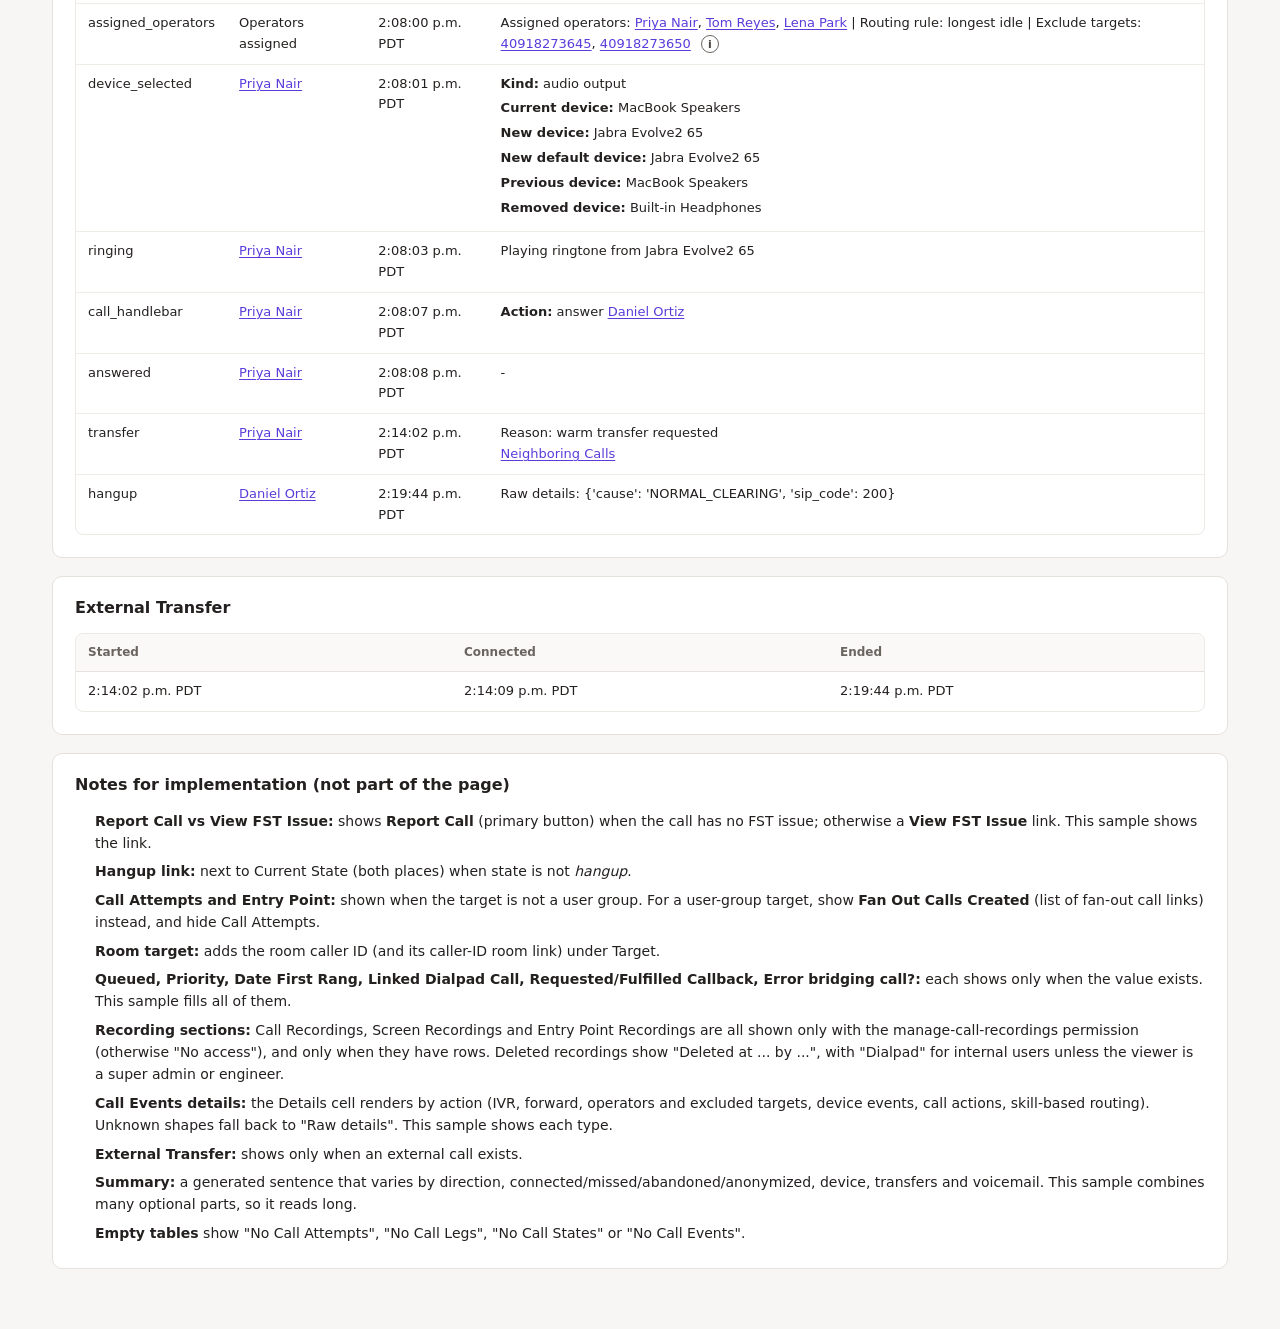
<file: call-full.html>
<!doctype html><html lang="en"><head><meta charset="utf-8"><meta name="viewport" content="width=device-width,initial-scale=1">
<title>Call 5826194403672064 (ES replica, full sample)</title><link rel="stylesheet" href="dialtone-default-theme.min.css">
<style>
body{margin:0;background:#f7f6f4;font-family:Inter,system-ui,sans-serif;color:#23201f;font-size:14px}
.page{max-width:1240px;margin:0 auto;padding:24px 32px 60px;display:flex;flex-direction:column;gap:18px}
.crumb{font-size:13px;color:#6b6560}.crumb b{color:#23201f}
.top{display:flex;align-items:center;justify-content:space-between;gap:16px;flex-wrap:wrap}
h1{margin:0;font-size:22px}.mut{color:#6b6560}.sm{font-size:12px}
a{color:#5b3cdb}
.card{background:#fff;border:1px solid #e5e1dc;border-radius:10px;padding:18px 22px}.card h2{margin:0 0 12px;font-size:16px}
.search{display:flex;gap:10px;align-items:center;flex-wrap:wrap}.search>.d-input{width:300px;flex:none}.search label .d-input{width:200px}.search label{font-size:13px;color:#6b6560;display:flex;align-items:center;gap:6px}
.search .d-select{width:auto}
.kv{margin:0;display:grid;grid-template-columns:200px minmax(0,1fr);}
.kv dt{padding:9px 12px 9px 0;font-weight:600;border-bottom:1px solid #f0ece8}.kv dd{margin:0;padding:9px 0;border-bottom:1px solid #f0ece8;line-height:1.5}
.kv dd .tw{margin:0}
.tw{overflow-x:auto;border:1px solid #ece8e3;border-radius:8px;margin:2px 0 4px}
table{width:100%;border-collapse:collapse;font-size:13px}th{text-align:left;font-size:12px;color:#6b6560;padding:9px 12px;border-bottom:1px solid #e5e1dc;white-space:nowrap;background:#faf9f7}
td{padding:9px 12px;border-bottom:1px solid #f0ece8;vertical-align:top}tr:last-child td{border-bottom:0}.wide td{white-space:nowrap}.c{text-align:center}
.info{width:18px;height:18px;border-radius:50%;border:1px solid #6b6560;background:#fff;color:#4a4540;font-size:11px;font-weight:700;cursor:pointer;line-height:1;padding:0;margin-left:6px;vertical-align:middle}
.tipbox{margin-top:6px;font-size:13px;color:#4a4540;background:#f3f1ee;border-radius:6px;padding:8px 10px;max-width:420px}.hid{display:none}
.sh{font-size:14px;margin:14px 0 6px}.warnb{display:inline-block;background:#fde8ea;color:#a3182f;border:1px solid #f3b6bd;border-radius:6px;padding:2px 10px;font-weight:600}.nt{margin:0;padding-left:20px;line-height:1.6}.nt li{margin:6px 0}.kv .tw td p{margin:0 0 4px}td p{margin:0 0 4px}</style>
</head><body><div class="page">
<div class="crumb">ES portal &nbsp;&rsaquo;&nbsp; Calls &nbsp;&rsaquo;&nbsp; <b>Call 5826194403672064</b></div>
<section class="card"><h2>Call Lookup</h2><form class="search" onsubmit="return false"><input class="d-input d-input--md" type="text" placeholder="Call ID, UUID, or Company Domain">
<div class="d-select d-select--md"><select class="d-select__input"><option>All</option><option>hangup</option><option>connected</option><option>ringing</option><option>queued</option></select></div>
<label>After <input class="d-input d-input--md" type="datetime-local"></label><label>Before <input class="d-input d-input--md" type="datetime-local"></label>
<button class="d-btn d-btn--primary d-btn--md" type="submit"><span class="d-btn__label">Search</span></button></form></section>
<div class="top"><h1>Call 5826194403672064</h1><div style="display:flex;gap:14px;align-items:center"><a href="#">View FST Issue</a><a href="#">App Logs</a></div></div>
<section class="card"><h2>Call details</h2><dl class="kv"><dt>Summary</dt><dd><b>FAST CALL.</b> Call to <b>Billing Support</b> contact_center answered by <b>Priya</b> that rang Priya Nair, Tom Reyes and Lena Park, that was <b>transferred</b> and answered on <b>the native app</b> from Dialpad user <b>Daniel Ortiz</b> at <b>(415) 555-0182</b> and switched to <b>PSTN at (650) 555-0143</b>, that lasted 11 minutes and 36 seconds, and was ended by <b>Daniel Ortiz</b> at 2:19:44 p.m. PDT, and left a <b>voicemail</b>, that was <b>transferred</b> to Dialpad user <b>Sam Kowalski</b><br><br>IVR Breadcrumb Target Trail for this call<div class="tw "><table><tbody><tr><td><a href="#">Main Line IVR</a></td></tr><tr><td><a href="#">Billing Menu</a></td></tr><tr><td><a href="#">Billing Support</a></td></tr></tbody></table></div></dd><dt>ID</dt><dd>5826194403672064 <span class="mut">(</span><a href="#">WebRTC Stats</a><span class="mut">)</span></dd><dt>Target</dt><dd><a href="#">Priya Nair</a></dd><dt>Contact</dt><dd><a href="#">Daniel Ortiz</a> <span class="mut sm">(5712648390102912)</span> &middot; user</dd><dt>Endpoint</dt><dd>(415) 555-0182</dd><dt>Direction</dt><dd>inbound</dd><dt>Started</dt><dd>Oct. 9th, 2026, 2:07:41 p.m. PDT</dd><dt>Queued</dt><dd>Oct. 9th, 2026, 2:07:44 p.m. PDT</dd><dt>Rang</dt><dd>Oct. 9th, 2026, 2:08:03 p.m. PDT</dd><dt>Connected</dt><dd>Oct. 9th, 2026, 2:08:08 p.m. PDT</dd><dt>Ended</dt><dd>Oct. 9th, 2026, 2:19:44 p.m. PDT</dd><dt>Description</dt><dd>Incoming call to Priya from Daniel Ortiz, answered, transferred, lasted 11m 36s</dd><dt>MOS Score</dt><dd>4.12</dd></dl></section><section class="card"><h2>Call Attempts</h2><div class="tw "><table><thead><tr><th>Device</th><th>Endpoint</th><th>Date</th><th>Answered on?</th><th>UUID</th></tr></thead><tbody><tr><td>Dialpad desktop (native)</td><td><a href="#">sip:priya.nair@acme.dialpad.com</a></td><td>Oct. 9th, 2:08:03 p.m. PDT</td><td><span class="c">&#10004;</span></td><td>e5a1b0c3-9d27-4f68-8a14-3b7c2d90e6f1</td></tr><tr><td>Dialpad Android</td><td><a href="#">sip:priya.nair.and@acme.dialpad.com</a></td><td>Oct. 9th, 2:08:03 p.m. PDT</td><td></td><td>19c4d7a2-60be-4e35-9f08-a2d1c8b3e745</td></tr><tr><td>PSTN</td><td>(650) 555-0143</td><td>Oct. 9th, 2:08:04 p.m. PDT</td><td></td><td>6b02e9f4-3a18-4d7c-b5e0-c91f7a4d8203</td></tr></tbody></table></div></section><section class="card"><h2>State and routing</h2><dl class="kv"><dt>Current State</dt><dd>hangup</dd><dt>Call End Action</dt><dd>normal_clearing <button class="info" type="button" data-tip="Call ended normally by one of the parties.">i</button><div class="tipbox hid"></div></dd><dt>Entry Point</dt><dd><a href="#">5826194403672063 - Billing Support</a></dd><dt>Voicemail</dt><dd>Yes</dd><dt>Call Recordings</dt><dd><div class="tw "><table><thead><tr><th>Date</th><th>Duration</th></tr></thead><tbody><tr><td>Oct. 9th, 2026, 2:08:08 p.m. PDT</td><td>696 seconds</td></tr><tr><td>Oct. 9th, 2026, 2:19:50 p.m. PDT</td><td>Unknown</td></tr></tbody></table></div></dd><dt>Internal Leg IDs</dt><dd>d3f80a61-2c9e-4b17-a645-7e0b9c1d5f82, 4a7e1c90-b836-4f2d-9d05-e8a3c6b17042</dd><dt>External Leg ID</dt><dd>8c15f2e7-0d4a-49b3-b6e1-a7d92f3c0485</dd><dt>Transfer To</dt><dd>+1 (650) 555 0199</dd></dl></section><section class="card"><h2>Other Info</h2><dl class="kv"><dt>Description</dt><dd>Incoming call to Priya from Daniel Ortiz, answered, transferred, lasted 11m 36s</dd><dt>Internal Call? <span class="mut sm">(same company call?)</span></dt><dd>Yes</dd><dt>Current State</dt><dd>hangup</dd><dt>Started</dt><dd>Oct. 9th, 2026, 2:07:41 p.m. PDT</dd><dt>Date First Rang</dt><dd>Oct. 9th, 2026, 2:08:01 p.m. PDT</dd><dt>Queued (Prioritized)</dt><dd>Oct. 9th, 2026, 2:07:44 p.m. PDT</dd><dt>Priority</dt><dd>7 (0 to 10. 0: not prioritized; 10: highest priority)</dd><dt>Rang:</dt><dd>Oct. 9th, 2026, 2:08:03 p.m. PDT</dd><dt>Connected</dt><dd>Oct. 9th, 2026, 2:08:08 p.m. PDT</dd><dt>Ended</dt><dd>Oct. 9th, 2026, 2:19:44 p.m. PDT</dd><dt>Linked Dialpad Call</dt><dd><a href="#">5826194403672100</a></dd><dt>Requested Callback</dt><dd><a href="#">5826194403672212</a></dd><dt>Fulfilled Callback</dt><dd><a href="#">5826194403672388</a></dd><dt>Endpoint</dt><dd>+14155550182</dd><dt>Internal Endpoint</dt><dd>+16505550143</dd><dt>Rating</dt><dd><a href="#">4</a></dd><dt>Call Disposition</dt><dd>Resolved<br>Billing question<br>Refund issued</dd><dt>Blocked</dt><dd>False</dd><dt>Transfer To</dt><dd>+1 (650) 555 0199</dd><dt>Anonymized:</dt><dd>No</dd><dt>Error bridging call?</dt><dd><span class="warnb">Yes</span></dd></dl></section><section class="card"><h2>Call Legs</h2><div class="tw wide"><table><thead><tr><th>UUID</th><th>Target</th><th>Orientation</th><th>Direction</th><th>Device</th><th>Endpoint</th><th>Started</th><th>Transferred</th><th>Ended</th><th>Member ID</th><th>Plivo Address</th><th>Request UUID</th><th>Bridged</th><th>Destination Zone</th><th>Rate</th><th>Charge</th></tr></thead><tbody><tr><td>8c15f2e7-0d4a-49b3-b6e1-a7d92f3c0485</td><td><a href="#">Daniel Ortiz</a></td><td>external</td><td>inbound</td><td>PSTN</td><td>(415) 555-0182</td><td>2:07:41 p.m. PDT</td><td>-</td><td>2:19:44.210 p.m. PDT</td><td>-</td><td>plivo-sjc-02</td><td>3d7e90a1-84bc-4f52-a6d0-b19e5c0a7f34</td><td>True</td><td>US</td><td>0.0085</td><td>0.0986</td></tr><tr><td>d3f80a61-2c9e-4b17-a645-7e0b9c1d5f82</td><td><a href="#">Priya Nair</a></td><td>internal</td><td>inbound</td><td>Dialpad desktop (native)</td><td>sip:priya.nair@acme.dialpad.com</td><td>2:08:08 p.m. PDT</td><td>2:14:02 p.m. PDT</td><td>2:14:02.915 p.m. PDT</td><td>m-2291</td><td>plivo-sjc-02</td><td>e5a1b0c3-9d27-4f68-8a14-3b7c2d90e6f1</td><td>True</td><td>-</td><td>0.0000</td><td>0.0000</td></tr><tr><td>4a7e1c90-b836-4f2d-9d05-e8a3c6b17042</td><td><a href="#">Sam Kowalski</a></td><td>internal</td><td>inbound</td><td>PSTN</td><td>(650) 555-0143</td><td>2:14:02 p.m. PDT</td><td>-</td><td>2:19:44.198 p.m. PDT</td><td>m-3307</td><td>plivo-sjc-02</td><td>6b02e9f4-3a18-4d7c-b5e0-c91f7a4d8203</td><td>True</td><td>US</td><td>0.0085</td><td>0.0478</td></tr><tr><td>b7d2a408-51e6-4c93-8f1a-0e9c3d6a2b57</td><td><a href="#">Lena Park</a></td><td>internal</td><td>inbound</td><td>Dialpad iOS</td><td>sip:lena.park.ios@acme.dialpad.com</td><td>2:08:03 p.m. PDT</td><td>-</td><td>2:08:08.004 p.m. PDT</td><td>m-2294</td><td>plivo-sjc-02</td><td>a90c3e15-7b28-4d46-8e3f-1c5d0b7a9f62</td><td>False</td><td>-</td><td>0.0000</td><td>0.0000</td></tr></tbody></table></div></section><section class="card"><h2>Call States</h2><div class="tw "><table><thead><tr><th>State</th><th>Message</th><th>Date</th></tr></thead><tbody><tr><td>queued</td><td>Call placed in Billing Support queue</td><td>2:07:44 p.m. PDT</td></tr><tr><td>ringing</td><td>Ringing 3 operators</td><td>2:08:03 p.m. PDT</td></tr><tr><td>connected</td><td>Answered by Priya Nair</td><td>2:08:08 p.m. PDT</td></tr><tr><td>transferring</td><td>Transfer to Sam Kowalski</td><td>2:14:02 p.m. PDT</td></tr><tr><td>hangup</td><td>Remote party hung up</td><td>2:19:44 p.m. PDT</td></tr></tbody></table></div></section><section class="card"><h2>Recording Details</h2><dl class="kv"><dt>Recording and transcription setting overriden by caller:</dt><dd>Yes</dd></dl><div class="tw "><table><thead><tr><th>Voicemail</th><th>Voicemail Transcription?</th><th>Email Sent?</th><th>Has Auto Group Recording<br><span class='sm'>(for Dept/CC/Coaching Group/Team)</span></th><th>Has Admin Recordings</th><th>Has Manual Recordings</th><th>Has Screen Recordings</th></tr></thead><tbody><tr><td><a href="#">rec-9f2c41a7.mp3</a></td><td>True</td><td>Oct. 9th, 2026, 2:20:12 p.m. PDT</td><td>True, record side: operator only</td><td>False</td><td>True</td><td>True</td></tr></tbody></table></div><dl class="kv"><dt>Call Recordings</dt><dd><div class="tw "><table><thead><tr><th>Date Started</th><th>Date Saved</th><th>MP3</th><th>Duration</th><th>Recording Target</th></tr></thead><tbody><tr><td>Oct. 9th, 2026, 2:08:08 p.m. PDT</td><td>Oct. 9th, 2026, 2:19:52 p.m. PDT</td><td><a href="#">MP3</a></td><td>11:36</td><td>Billing Support</td></tr><tr><td>Oct. 9th, 2026, 2:14:02 p.m. PDT</td><td>Oct. 9th, 2026, 2:19:55 p.m. PDT</td><td><b>Deleted at</b> Oct. 11th, 2026, 9:02:10 a.m. PDT <b>by</b> Dialpad</td><td>5:42</td><td>Sam Kowalski</td></tr></tbody></table></div></dd><dt>Screen Recordings</dt><dd><div class="tw "><table><thead><tr><th>Date Started</th><th>Date Saved</th><th>WEBM</th><th>Duration</th><th>Recording Target</th></tr></thead><tbody><tr><td>Oct. 9th, 2026, 2:08:08 p.m. PDT</td><td>Oct. 9th, 2026, 2:20:01 p.m. PDT</td><td><a href="#">WEBM</a></td><td>11:36</td><td>Priya Nair</td></tr></tbody></table></div></dd><dt>Call Entry Point Recordings</dt><dd><div class="tw "><table><thead><tr><th>Date Started</th><th>Date Saved</th><th>MP3</th><th>Duration</th><th>Recording Target</th></tr></thead><tbody><tr><td>Oct. 9th, 2026, 2:07:44 p.m. PDT</td><td>Oct. 9th, 2026, 2:08:03 p.m. PDT</td><td><a href="#">MP3</a></td><td>0:19</td><td>Billing Support</td></tr></tbody></table></div></dd></dl></section><section class="card"><h2>Call Events</h2><div class="tw "><table><thead><tr><th>Action</th><th>Description</th><th>Date</th><th>Details</th></tr></thead><tbody><tr><td>call_started</td><td><a href="#">Daniel Ortiz</a></td><td>2:07:41 p.m. PDT</td><td>-</td></tr><tr><td>ivr_entered</td><td><a href="#">Main Line IVR</a></td><td>2:07:42 p.m. PDT</td><td>IVR: <a href="#">Billing Menu</a></td></tr><tr><td>forward</td><td><a href="#">Daniel Ortiz</a></td><td>2:07:43 p.m. PDT</td><td>Forward to: <a href="#">Billing Support</a><br>Caller was forwarded to <a href="#">Billing Support</a> for immediate assistance. Billing Support was not available; fell back to office.</td></tr><tr><td>sbr_scope_set</td><td>Skill-based routing</td><td>2:07:44 p.m. PDT</td><td><p><b>Skill:</b> Refunds (sk-1042)</p><p><b>Ring:</b> 1</p><p><b>Min proficiency:</b> 3</p><p><b>Qualified operators:</b> 6</p><p><b>From CallRequest:</b> cr-88231</p></td></tr><tr><td>sbr_find_agent</td><td>Skill-based routing</td><td>2:07:45 p.m. PDT</td><td><p><b>Skill:</b> Refunds (sk-1042)</p><p><b>Ring:</b> 1</p><p><b>Scope:</b> skill requirement dropped</p><p><b>Available agents:</b> 3</p></td></tr><tr><td>assigned_operators</td><td>Operators assigned</td><td>2:08:00 p.m. PDT</td><td>Assigned operators: <a href="#">Priya Nair</a>, <a href="#">Tom Reyes</a>, <a href="#">Lena Park</a> | Routing rule: longest idle | Exclude targets: <a href="#">40918273645</a>, <a href="#">40918273650</a> <button class="info" type="button" data-tip="Exclude targets refer to any valid Dialpad Target that will be excluded from assignment for this call. This list is not limited to operators that belong to this CC only. If an operator was not assigned, first check if they were present in the exclude list.">i</button><div class="tipbox hid"></div></td></tr><tr><td>device_selected</td><td><a href="#">Priya Nair</a></td><td>2:08:01 p.m. PDT</td><td><p><b>Kind:</b> audio output</p><p><b>Current device:</b> MacBook Speakers</p><p><b>New device:</b> Jabra Evolve2 65</p><p><b>New default device:</b> Jabra Evolve2 65</p><p><b>Previous device:</b> MacBook Speakers</p><p><b>Removed device:</b> Built-in Headphones</p></td></tr><tr><td>ringing</td><td><a href="#">Priya Nair</a></td><td>2:08:03 p.m. PDT</td><td>Playing ringtone from Jabra Evolve2 65</td></tr><tr><td>call_handlebar</td><td><a href="#">Priya Nair</a></td><td>2:08:07 p.m. PDT</td><td><p><b>Action:</b> answer <a href="#">Daniel Ortiz</a></p></td></tr><tr><td>answered</td><td><a href="#">Priya Nair</a></td><td>2:08:08 p.m. PDT</td><td>-</td></tr><tr><td>transfer</td><td><a href="#">Priya Nair</a></td><td>2:14:02 p.m. PDT</td><td>Reason: warm transfer requested<br><a href="#">Neighboring Calls</a></td></tr><tr><td>hangup</td><td><a href="#">Daniel Ortiz</a></td><td>2:19:44 p.m. PDT</td><td>Raw details: {'cause': 'NORMAL_CLEARING', 'sip_code': 200}</td></tr></tbody></table></div></section><section class="card"><h2>External Transfer</h2><div class="tw "><table><thead><tr><th>Started</th><th>Connected</th><th>Ended</th></tr></thead><tbody><tr><td>2:14:02 p.m. PDT</td><td>2:14:09 p.m. PDT</td><td>2:19:44 p.m. PDT</td></tr></tbody></table></div></section>
<section class="card"><h2>Notes for implementation (not part of the page)</h2><ul class="nt"><li><b>Report Call vs View FST Issue:</b> shows <b>Report Call</b> (primary button) when the call has no FST issue; otherwise a <b>View FST Issue</b> link. This sample shows the link.</li>
<li><b>Hangup link:</b> next to Current State (both places) when state is not <i>hangup</i>.</li>
<li><b>Call Attempts and Entry Point:</b> shown when the target is not a user group. For a user-group target, show <b>Fan Out Calls Created</b> (list of fan-out call links) instead, and hide Call Attempts.</li>
<li><b>Room target:</b> adds the room caller ID (and its caller-ID room link) under Target.</li>
<li><b>Queued, Priority, Date First Rang, Linked Dialpad Call, Requested/Fulfilled Callback, Error bridging call?:</b> each shows only when the value exists. This sample fills all of them.</li>
<li><b>Recording sections:</b> Call Recordings, Screen Recordings and Entry Point Recordings are all shown only with the manage-call-recordings permission (otherwise "No access"), and only when they have rows. Deleted recordings show "Deleted at ... by ...", with "Dialpad" for internal users unless the viewer is a super admin or engineer.</li>
<li><b>Call Events details:</b> the Details cell renders by action (IVR, forward, operators and excluded targets, device events, call actions, skill-based routing). Unknown shapes fall back to "Raw details". This sample shows each type.</li>
<li><b>External Transfer:</b> shows only when an external call exists.</li>
<li><b>Summary:</b> a generated sentence that varies by direction, connected/missed/abandoned/anonymized, device, transfers and voicemail. This sample combines many optional parts, so it reads long.</li>
<li><b>Empty tables</b> show "No Call Attempts", "No Call Legs", "No Call States" or "No Call Events".</li></ul></section>
</div><script>document.querySelectorAll('.info').forEach(b=>b.addEventListener('click',()=>{const t=b.nextElementSibling;t.textContent=b.dataset.tip;t.classList.toggle('hid')}));</script></body></html>
</file>
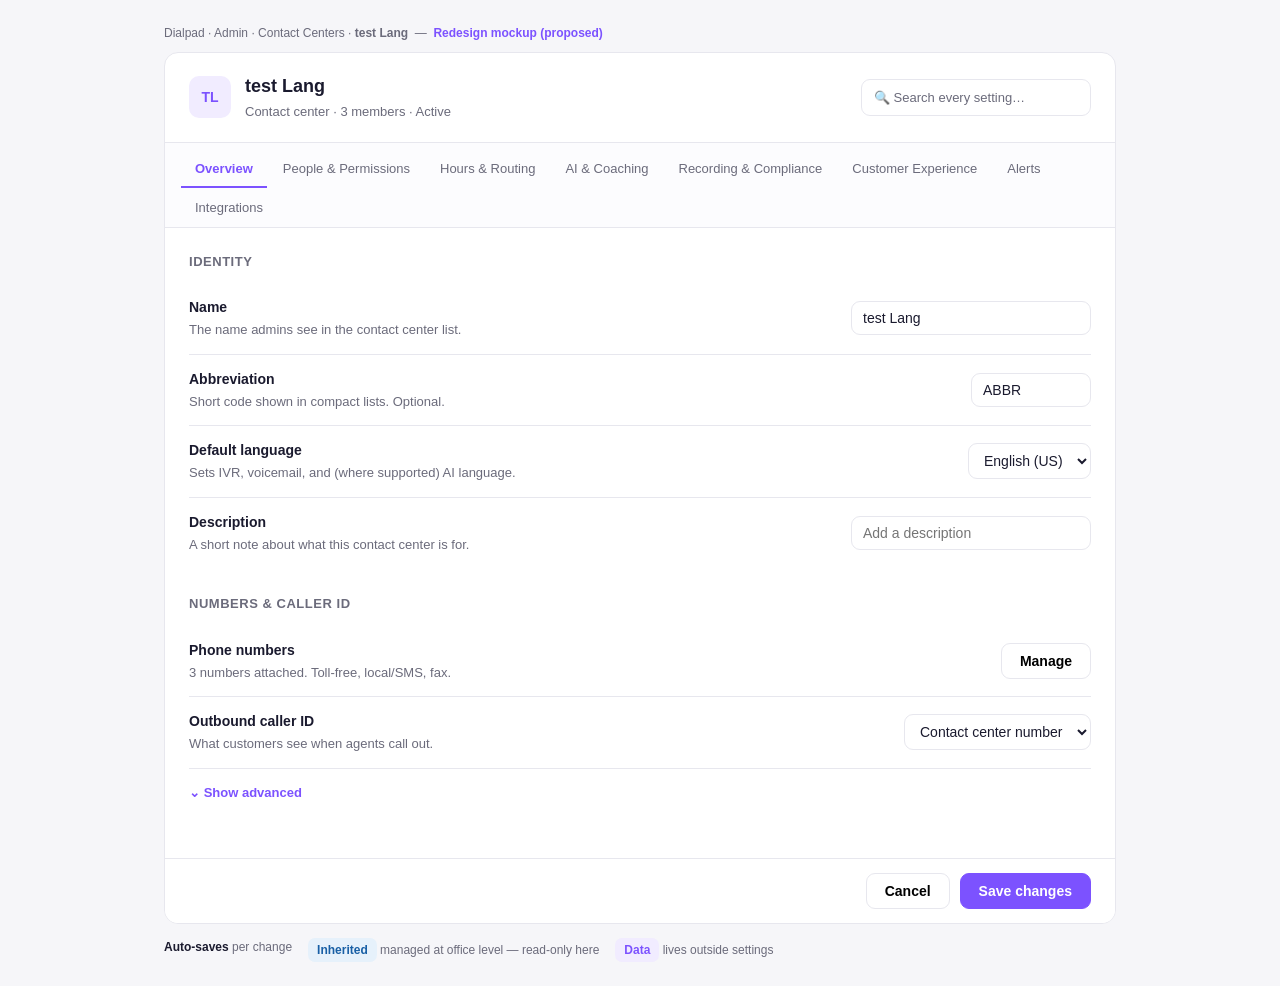
<file: Contact Center Settings - Redesign Mockup (1).html>
<!DOCTYPE html>
<html lang="en">
<head>
<meta charset="utf-8"/>
<meta name="viewport" content="width=device-width, initial-scale=1"/>
<title>Contact Center Settings — Redesign Mockup</title>
<style>
:root{--brand:#7C52FF;--brand-soft:#F1ECFF;--ink:#1A1A2E;--muted:#6B6B7B;--line:#E7E7EE;--bg:#F6F6F9;--ok:#1D9E75;--ok-soft:#E1F5EE;--warn:#BA7517;--warn-soft:#FAEEDA;--info:#185FA5;--info-soft:#E6F1FB;}
*{box-sizing:border-box;}
body{margin:0;font-family:-apple-system,BlinkMacSystemFont,"Segoe UI",Roboto,Arial,sans-serif;color:var(--ink);background:var(--bg);font-size:14px;line-height:1.5;}
.wrap{max-width:1000px;margin:0 auto;padding:24px;}
.bar{font-size:12px;color:var(--muted);margin-bottom:10px;}
.card{background:#fff;border:1px solid var(--line);border-radius:14px;overflow:hidden;}
.hd{padding:20px 24px;border-bottom:1px solid var(--line);display:flex;align-items:center;gap:14px;}
.avatar{width:42px;height:42px;border-radius:10px;background:var(--brand-soft);color:var(--brand);display:flex;align-items:center;justify-content:center;font-weight:700;}
.hd h1{font-size:18px;margin:0;}
.hd p{margin:2px 0 0;color:var(--muted);font-size:13px;}
.search{margin-left:auto;border:1px solid var(--line);border-radius:9px;padding:8px 12px;color:var(--muted);font-size:13px;min-width:230px;display:flex;gap:8px;align-items:center;}
.tabs{display:flex;flex-wrap:wrap;gap:2px;padding:8px 16px 0;border-bottom:1px solid var(--line);background:#fcfcfe;}
.tab{padding:10px 14px;font-size:13px;color:var(--muted);border:none;background:none;cursor:pointer;border-bottom:2px solid transparent;border-radius:6px 6px 0 0;}
.tab:hover{color:var(--ink);background:#f3f1fb;}
.tab.active{color:var(--brand);border-bottom-color:var(--brand);font-weight:600;}
.body{padding:24px;}
.panel{display:none;}
.panel.show{display:block;}
.sec{margin-bottom:26px;}
.sec h2{font-size:13px;text-transform:uppercase;letter-spacing:.04em;color:var(--muted);margin:0 0 12px;font-weight:700;}
.row{display:flex;justify-content:space-between;gap:18px;padding:14px 0;border-bottom:1px solid var(--line);}
.row:last-child{border-bottom:none;}
.row .lbl{font-weight:600;}
.row .desc{color:var(--muted);font-size:13px;margin-top:2px;max-width:560px;}
.ctl{flex-shrink:0;display:flex;align-items:center;gap:10px;}
input[type=text],select{border:1px solid var(--line);border-radius:9px;padding:8px 11px;font-size:14px;font-family:inherit;color:var(--ink);background:#fff;}
.toggle{width:40px;height:23px;border-radius:99px;background:#d7d7e0;position:relative;cursor:pointer;}
.toggle.on{background:var(--brand);}
.toggle i{position:absolute;top:2px;left:2px;width:19px;height:19px;border-radius:50%;background:#fff;transition:.15s;}
.toggle.on i{left:19px;}
.chip{font-size:12px;font-weight:600;padding:3px 9px;border-radius:7px;display:inline-flex;align-items:center;gap:5px;}
.chip.inherit{background:var(--info-soft);color:var(--info);}
.chip.data{background:var(--brand-soft);color:var(--brand);}
.seg{display:flex;border:1px solid var(--line);border-radius:9px;overflow:hidden;}
.seg button{border:none;background:#fff;padding:7px 13px;font-size:13px;cursor:pointer;color:var(--muted);border-right:1px solid var(--line);}
.seg button:last-child{border-right:none;}
.seg button.sel{background:var(--brand);color:#fff;font-weight:600;}
.adv{margin-top:8px;}
.adv summary{cursor:pointer;color:var(--brand);font-size:13px;font-weight:600;list-style:none;padding:6px 0;}
.adv summary::-webkit-details-marker{display:none;}
.adv summary:before{content:"⌄ ";font-weight:700;}
.note{background:var(--warn-soft);color:var(--warn);font-size:13px;padding:10px 14px;border-radius:9px;margin-bottom:16px;}
.alertrow{display:flex;align-items:center;gap:12px;padding:12px 14px;border:1px solid var(--line);border-radius:10px;margin-bottom:8px;}
.alertrow .when{flex:1;}
.addbtn{border:1px dashed var(--line);border-radius:10px;padding:11px;width:100%;color:var(--brand);background:#fff;font-weight:600;cursor:pointer;font-size:13px;}
.pillrow{display:flex;flex-wrap:wrap;gap:6px;margin-top:6px;}
.pill{background:#f3f1fb;border:1px solid var(--line);border-radius:7px;padding:4px 9px;font-size:12px;}
.save{position:sticky;bottom:0;background:#fff;border-top:1px solid var(--line);padding:14px 24px;display:flex;justify-content:flex-end;gap:10px;}
.btn{border-radius:9px;padding:9px 18px;font-size:14px;font-weight:600;cursor:pointer;border:1px solid var(--line);background:#fff;}
.btn.pri{background:var(--brand);color:#fff;border-color:var(--brand);}
.legend{font-size:12px;color:var(--muted);margin-top:14px;display:flex;gap:16px;flex-wrap:wrap;}
.legend b{color:var(--ink);}
</style>
</head>
<body>
<div class="wrap">
<div class="bar">Dialpad · Admin · Contact Centers · <b>test Lang</b> &nbsp;—&nbsp; <span style="color:var(--brand);font-weight:600;">Redesign mockup (proposed)</span></div>
<div class="card">
  <div class="hd">
    <div class="avatar">TL</div>
    <div><h1>test Lang</h1><p>Contact center · 3 members · Active</p></div>
    <div class="search">🔍 Search every setting…</div>
  </div>
  <div class="tabs" id="tabs"></div>
  <div class="body" id="body"></div>
  <div class="save"><button class="btn">Cancel</button><button class="btn pri">Save changes</button></div>
</div>
<div class="legend">
  <span><b>Auto-saves</b> per change</span>
  <span><span class="chip inherit">Inherited</span> managed at office level — read-only here</span>
  <span><span class="chip data">Data</span> lives outside settings</span>
</div>
</div>
<script>
function tog(e){e.currentTarget.classList.toggle('on');}
function seg(e){[...e.currentTarget.parentNode.children].forEach(b=>b.classList.remove('sel'));e.currentTarget.classList.add('sel');}
const T=(lbl,desc,ctl,extra='')=>`<div class="row"><div><div class="lbl">${lbl}</div>${desc?`<div class="desc">${desc}</div>`:''}${extra}</div><div class="ctl">${ctl}</div></div>`;
const TG=(on)=>`<div class="toggle ${on?'on':''}" onclick="tog(event)"><i></i></div>`;
const SEL=(opts,sel)=>`<select>${opts.map(o=>`<option ${o===sel?'selected':''}>${o}</option>`).join('')}</select>`;
const SCOPE=(sel)=>`<div class="seg">${['None','Own calls','All calls'].map(o=>`<button class="${o===sel?'sel':''}" onclick="seg(event)">${o}</button>`).join('')}</div>`;
const SEC=(t,rows)=>`<div class="sec"><h2>${t}</h2>${rows}</div>`;
const ADV=(rows)=>`<details class="adv"><summary>Show advanced</summary>${rows}</details>`;

const panels={
Overview:
 SEC('Identity',
  T('Name','The name admins see in the contact center list.','<input type="text" value="test Lang" style="width:240px">')+
  T('Abbreviation','Short code shown in compact lists. Optional.','<input type="text" value="ABBR" style="width:120px">')+
  T('Default language','Sets IVR, voicemail, and (where supported) AI language.',SEL(['English (US)','English (UK)','French','Spanish'],'English (US)'))+
  T('Description','A short note about what this contact center is for.','<input type="text" placeholder="Add a description" style="width:240px">'))
 +SEC('Numbers &amp; caller ID',
  T('Phone numbers','3 numbers attached. Toll-free, local/SMS, fax.','<button class="btn">Manage</button>')+
  T('Outbound caller ID','What customers see when agents call out.',SEL(['Contact center number','Local presence'],'Contact center number'))
  +ADV(T('Local presence','Let agents toggle local-presence dialing on and off.',TG(false))+
       T('Fax cover sheet','Rarely used. Upload only if you still send faxes.','<button class="btn">Upload</button>'))),

'People &amp; Permissions':
 SEC('Members',
  T('People in this contact center','Chandana C K, Jeeva Sundar Raj, Sandhya Shanbhag.','<button class="btn">+ Add people</button>'))
 +SEC('Supervisor permissions',
  T('Monitor live calls','Let admins and supervisors listen in.',TG(true))+
  T('Change agent active state','Let supervisors flip agents available/unavailable.',TG(false))+
  T('See all scorecards','View scorecards graded by other supervisors.',TG(false))+
  T('Assign queued calls','Route specific calls to specific agents.',TG(false)))
 +SEC('Agent permissions',
  T('Recording access','What agents can see of call recordings &amp; summaries.',SCOPE('Own calls'))+
  T('Delete access','What agents can delete (recordings, transcripts, VMs).',SCOPE('None'))+
  T('Change own availability','Let agents set themselves available/unavailable.',TG(true))+
  T('Wrap-up time','Give agents time after a call before the next one.','<span style="color:var(--muted);font-size:13px">20s</span>&nbsp;'+TG(true))
  +ADV(T('View live dashboard','Let agents see the contact center dashboard.',TG(false))+
       T('Auto-unavailable after missed calls','Set unavailable after N missed calls.','<span style="color:var(--muted);font-size:13px">3</span>&nbsp;'+TG(false))+
       T('Notify when supervisor is listening','Show agents when they\'re being monitored.',TG(false)))),

'Hours &amp; Routing':
 SEC('Business hours',
  T('When you take calls','24/7, or set specific hours with overnight &amp; breaks.',SEL(['Always (24/7)','Specific hours'],'Always (24/7)'))+
  T('Timezone','',SEL(['(GMT-07:00) US/Pacific','(GMT-05:00) US/Eastern'],'(GMT-07:00) US/Pacific'))+
  T('Holiday hours','Date-based overrides. 1 holiday set.','<button class="btn">Manage</button>'))
 +SEC('Routing',
  T('Route to last agent first','Send repeat callers to the agent who last helped them.',TG(true))+
  T('Open-hours routing','How calls are distributed to available agents.',SEL(['Longest idle','Round robin','Most skilled','Simultaneous'],'Longest idle'))+
  T('Queue prioritization','','',`<div class="pillrow"><span class="chip inherit">Inherited from office</span></div>`))
 +SEC('Failover — what happens when we can\'t take the call',
  T('Failover number','PSTN number used if Dialpad has an outage.','<input type="text" value="(628) 688-6775" style="width:170px">')+
  T('AI agent fallback','Where sessions go when AI agents are offline.',SEL(['Voicemail','Operators','Router','Team member'],'Voicemail'))+
  T('Call queue failover','Use the failover app during a major outage.',TG(false))),

'AI &amp; Coaching':
 `<div class="row"><div><div class="lbl">Allow AI in this contact center</div><div class="desc">Master switch for Dialpad AI. Off disables everything below.</div></div><div class="ctl">${TG(true)}</div></div>`
 +SEC('AI behavior',
  T('Auto-start AI on calls','Begin transcription &amp; assist automatically.',TG(true))+
  T('Let agents start/stop AI','Allow agents to toggle AI mid-call.',TG(true))
  +ADV(T('Auto-open live transcript','Open the transcript panel when a call starts.',TG(true))+
       T('Improve AI from these conversations','Use anonymized calls to improve AI quality.',TG(true))))
 +SEC('Coaching',
  T('Playbooks','Real-time guidance frameworks.','',`<div class="pillrow"><span class="pill">Challenger</span><span class="pill">MEDDIC</span><span class="pill">SPICED</span><span class="pill">SPIN</span></div>`)+
  T('Coach cards','Live prompts triggered by keyphrases.','',`<div class="pillrow"><span class="pill">Using a competitor</span><span class="pill">+1</span></div>`)+
  T('Custom moments','Tracked post-call &amp; in analytics.','',`<div class="pillrow"><span class="pill">Budget</span><span class="pill">Authority</span><span class="pill">Timing</span><span class="pill">+5</span></div>`)+
  T('AI Assistant','Deploy an AI assistant to this contact center.',SEL(['Disabled','Support Assistant','Sales Assistant'],'Disabled'))),

'Recording &amp; Compliance':
 SEC('Recording &amp; transcription',
  T('Recording mode','Applies to inbound and outbound (toggle below).',SEL(['Off','Record & transcribe','Record except exceptions','Manual','Transcribe only'],'Off'))+
  T('Applies to','Switch between inbound and outbound rules.','<div class="seg"><button class="sel" onclick="seg(event)">Inbound</button><button onclick="seg(event)">Outbound</button></div>')+
  T('Recording greeting','Played when recording or transcription is on.','<button class="btn">Edit greeting</button>')
  +ADV(T('Also record agent screens','Capture the agent\'s screen with the call.',TG(false))+
       T('Greeting scope','Play for all calls, or skip one-party-consent states.',SEL(['All calls','All except one-party-consent'],'All calls'))+
       T('Let agents pause recording','Allow pause/restart mid-call.',TG(false))))
 +SEC('Privacy',
  T('PII redaction','Remove sensitive data from transcripts &amp; recordings.',TG(false),`<div class="pillrow"><span class="pill">Card number</span><span class="pill">CVV</span><span class="pill">SSN</span></div>`)+
  T('Retention policy','How long call data is kept before cleanup.',SEL(['None','Cleanup & archive','Remove content','Remove content & PII'],'None'))+
  T('Backup rules','','',`<div class="pillrow"><span class="chip inherit">Inherited from office</span></div>`)),

'Customer Experience':
 SEC('Greetings &amp; messages',
  T('Voicemail greeting','Played when a caller reaches voicemail.','<button class="btn">Record / upload</button>')+
  T('Disconnect message','Played before hang-up when no agent is available.','<button class="btn">Record / upload</button>'))
 +SEC('Surveys &amp; logging',
  T('CSAT survey','','',`<div class="pillrow"><span class="chip inherit">Inherited from office</span></div>`)+
  T('Call dispositions','Ask agents to log call outcomes from the office list.',TG(true))+
  T('SMS/MMS auto-reply','','',`<div class="pillrow"><span class="chip inherit">Inherited from office</span></div>`))
 +SEC('Spam &amp; blocking',
  T('Block high spam-score callers','Send likely spam to voicemail and the spam tab.',TG(true))+
  T('Block anonymous callers','Send callers with no caller ID to voicemail.',TG(false))+
  T('Block first-time callers','Send callers who\'ve never called before to voicemail.',TG(false))),

Alerts:
 `<div class="sec"><h2>Alert rules</h2>
 <div class="alertrow"><div class="when"><b>Service level</b> drops below <b>95%</b> (answered within 60s)</div>${TG(true)}</div>
 <div class="alertrow"><div class="when"><b>Call queue</b> reaches <b>50</b> callers</div>${TG(false)}</div>
 <div class="alertrow"><div class="when"><b>Longest wait</b> exceeds <b>15 min</b></div>${TG(false)}</div>
 <div class="alertrow"><div class="when"><b>No agents</b> on duty during open hours</div>${TG(false)}</div>
 <div class="alertrow"><div class="when"><b>No agents</b> logged in during open hours</div>${TG(false)}</div>
 <button class="addbtn">+ Add an alert rule</button>
 ${ADV(T('Short-abandoned threshold','Calls dropped under this count as short-abandoned.','<span style="color:var(--muted);font-size:13px">10s</span>'))}
 </div>`,

Integrations:
 `<div class="note">Integrations marked "office level" are managed by your office admin and shown here read-only.</div>`
 +SEC('Connected',
  T('Salesforce','Screen pop on incoming calls.',TG(true))+
  T('HubSpot','Screen pop on incoming calls.',TG(true))+
  T('Zendesk','Screen pop on incoming calls.',TG(false)))
 +SEC('Screen pop',
  T('Launch a URL on call events','Open a browser tab with call data on ring/answer.',TG(true)))
 +`<div style="margin-top:8px"><span class="chip inherit">8 more managed at office level</span></div>`,
};

const keys=Object.keys(panels);
const tabs=document.getElementById('tabs');
const body=document.getElementById('body');
keys.forEach((k,i)=>{
  const b=document.createElement('button');b.className='tab'+(i===0?' active':'');b.innerHTML=k;
  b.onclick=()=>{document.querySelectorAll('.tab').forEach(t=>t.classList.remove('active'));b.classList.add('active');render(k);};
  tabs.appendChild(b);
});
function render(k){body.innerHTML=`<div class="panel show">${panels[k]}</div>`;}
render(keys[0]);
</script>
</body>
</html>
</file>
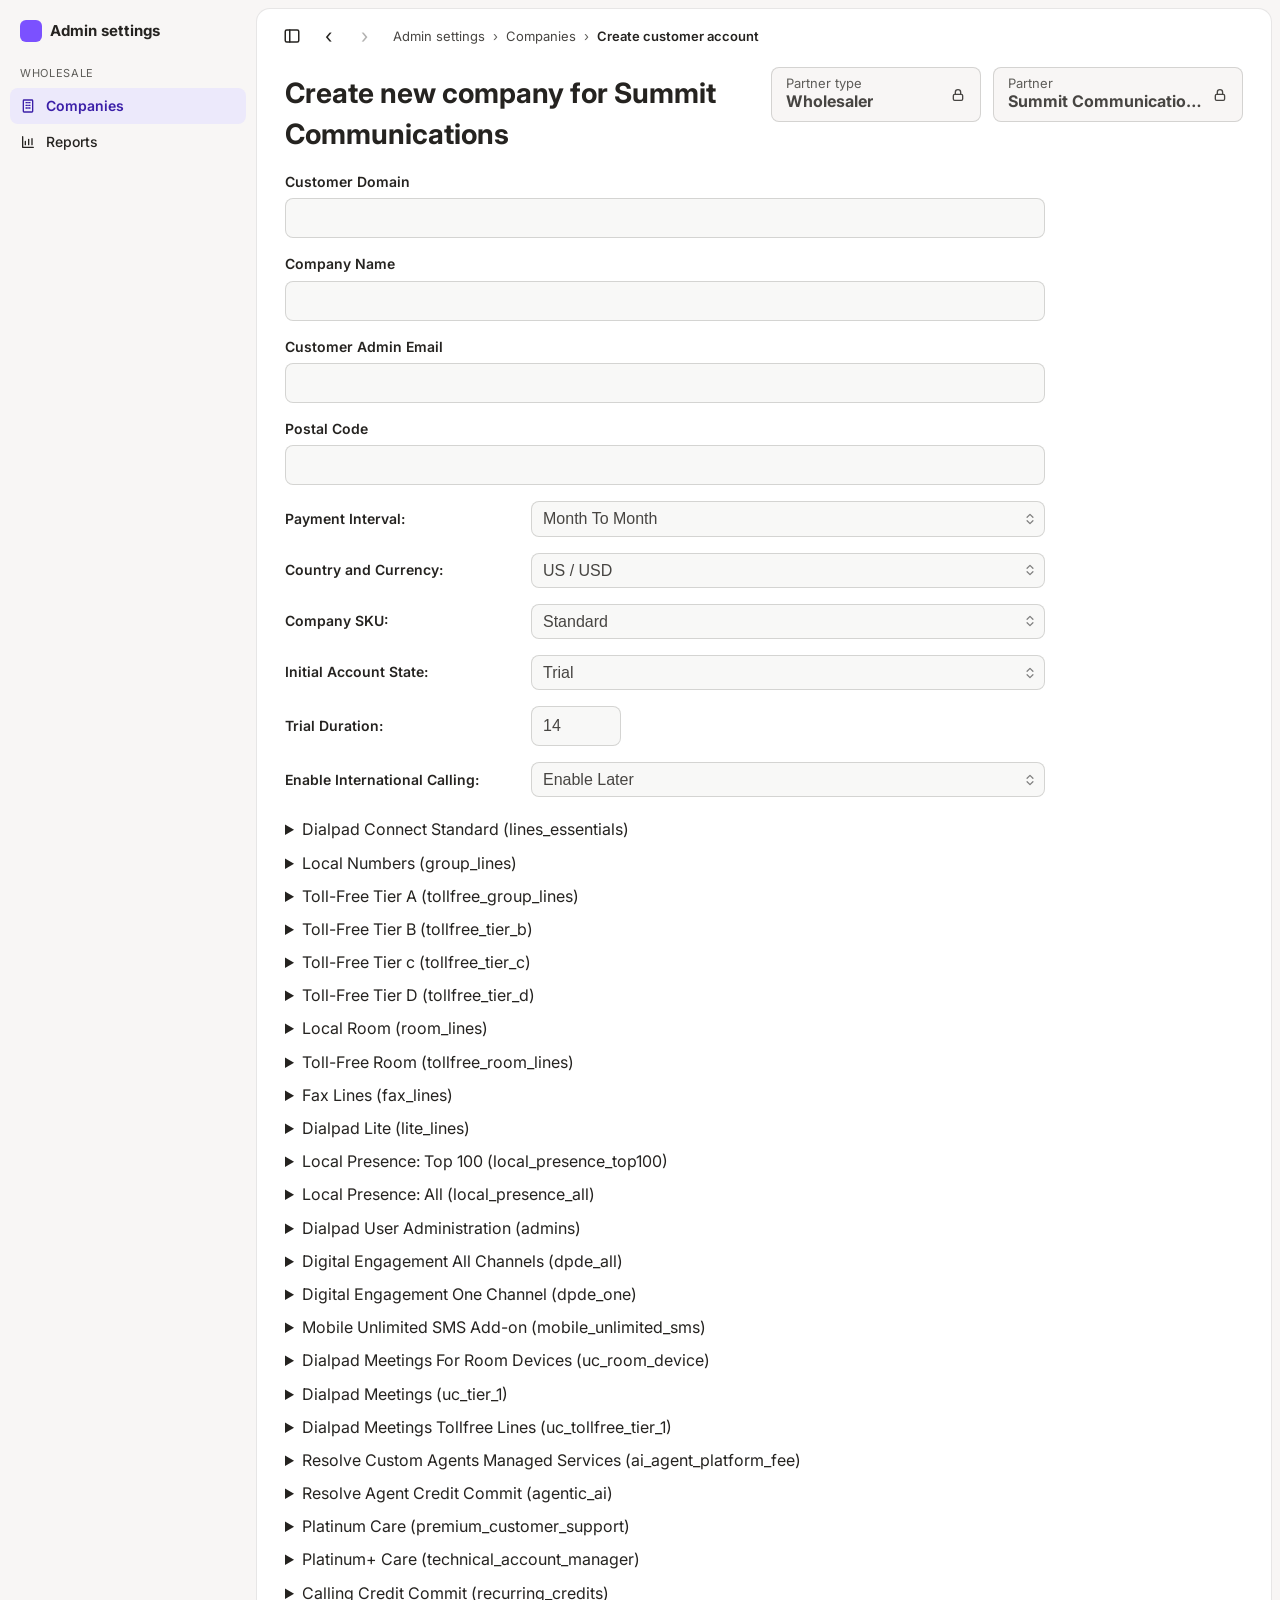
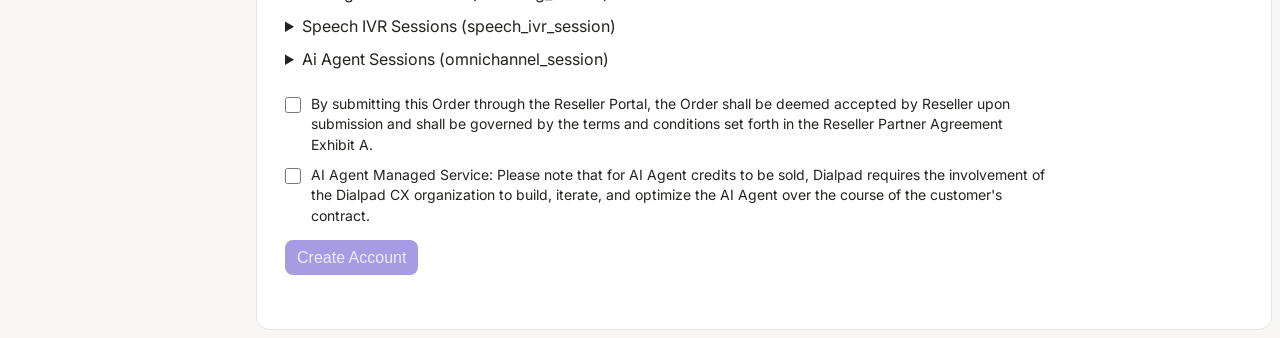
<file: create-customer.html>
<!doctype html>
<html lang="en"><head><meta charset="utf-8"><meta name="viewport" content="width=device-width, initial-scale=1">
<title>Create new company for Summit Communications</title>
<link href="https://fonts.googleapis.com/css2?family=Inter:wght@400;500;600;700&display=swap" rel="stylesheet">
<link rel="stylesheet" href="dialtone-default-theme.min.css">
<style>
:root{--side-w:248px}
*{box-sizing:border-box}
body{margin:0;font-family:Inter,-apple-system,"Segoe UI",Roboto,sans-serif;font-size:14px;line-height:1.45;
  color:var(--dt-color-foreground-primary);background:var(--dt-color-surface-primary)}
a{color:var(--dt-color-link-primary);text-decoration:none}
a:hover{text-decoration:underline}
.mockbar{background:#1f2937;color:#e5e7eb;font-size:12px;padding:6px 16px;display:flex;gap:16px;align-items:center}
.mockbar b{color:#fff}
.mockbar .sp{flex:1}
.shell{display:grid;grid-template-columns:var(--side-w) 1fr;min-height:calc(100vh - 29px)}
.side{border-right:1px solid var(--dt-color-border-default);background:var(--dt-color-surface-secondary);padding:16px 12px}
.brand{font-weight:700;font-size:16px;padding:4px 10px 16px;display:flex;gap:8px;align-items:center}
.brand i{display:inline-block;width:22px;height:22px;border-radius:6px;background:var(--dt-color-brand-purple)}
.grp{font-size:11px;letter-spacing:.06em;text-transform:uppercase;color:var(--dt-color-foreground-tertiary);padding:14px 10px 6px}
.nav a{display:flex;align-items:center;gap:10px;padding:8px 10px;border-radius:8px;color:var(--dt-color-foreground-primary);font-weight:500}
.nav a:hover{background:var(--dt-color-surface-moderate);text-decoration:none}
.nav a.active{background:#ece9fb;color:#3b1fa8;font-weight:600}
.nav a.sub{padding-left:36px;font-weight:400}
.nav a.hidden-demo{opacity:.45}
.top{display:flex;align-items:center;justify-content:space-between;padding:10px 24px;border-bottom:1px solid var(--dt-color-border-default)}
.crumbs{display:flex;gap:8px;align-items:center;color:var(--dt-color-foreground-secondary);font-size:13px}
.crumbs b{color:var(--dt-color-foreground-primary);font-weight:600}
.resellerwrap{position:relative}
.rbtn{display:flex;gap:8px;align-items:center;padding:6px 10px;border:1px solid var(--dt-color-border-default);border-radius:8px;
  background:var(--dt-color-surface-primary);cursor:pointer;font:inherit;color:inherit}
.rbtn span{text-align:left}
.rbtn small{color:var(--dt-color-foreground-tertiary);display:block;line-height:1.1;font-size:11px}
.rmenu{position:absolute;right:0;top:46px;width:300px;background:var(--dt-color-surface-primary);border:1px solid var(--dt-color-border-default);
  border-radius:10px;box-shadow:0 8px 24px rgba(0,0,0,.14);padding:6px;z-index:20;display:none}
.rmenu.open{display:block}
.rmenu .it{display:flex;justify-content:space-between;align-items:center;padding:9px 10px;border-radius:8px;cursor:pointer}
.rmenu .it:hover{background:var(--dt-color-surface-moderate)}
.rmenu .lbl{font-size:11px;color:var(--dt-color-foreground-tertiary);padding:6px 10px;text-transform:uppercase;letter-spacing:.05em}
.main{padding:22px 28px 56px;max-width:1280px}
h1.pt{font-size:24px;font-weight:700;margin:6px 0 4px}
.sub{color:var(--dt-color-foreground-secondary);margin:0 0 18px}
.card{border:1px solid var(--dt-color-border-default);border-radius:10px;padding:20px;margin-bottom:16px;background:var(--dt-color-surface-primary)}
.card h2{font-size:16px;margin:0 0 4px}
.card .hint{color:var(--dt-color-foreground-secondary);margin:0 0 14px}
.grid2{display:grid;grid-template-columns:1fr 1fr;gap:16px}
.grid3{display:grid;grid-template-columns:1fr 1fr 1fr;gap:16px}
.field{display:flex;flex-direction:column;gap:6px}
.field label,.lbl2{font-weight:600;font-size:13px}
.field .help{font-size:12px;color:var(--dt-color-foreground-tertiary)}
.field .err{font-size:12px;color:var(--dt-color-foreground-critical);display:flex;gap:6px;align-items:center}
.toolbar{display:flex;gap:10px;align-items:center;margin-bottom:12px;flex-wrap:wrap}
.search{position:relative}
.search svg{position:absolute;left:10px;top:50%;transform:translateY(-50%);color:var(--dt-color-foreground-tertiary)}
.search input{padding-left:32px;min-width:280px}
.pill{display:inline-flex;gap:6px;align-items:center;padding:6px 12px;border:1px solid var(--dt-color-border-default);border-radius:999px;
  background:var(--dt-color-surface-primary);cursor:pointer;font:inherit}
.tblwrap{border:1px solid var(--dt-color-border-default);border-radius:10px;overflow:auto}
table.t{width:100%;border-collapse:collapse}
table.t th{background:var(--dt-color-surface-secondary);text-align:left;font-weight:600;font-size:13px;padding:10px 14px;
  border-bottom:1px solid var(--dt-color-border-default);white-space:nowrap}
table.t th .s{display:inline-flex;vertical-align:middle;margin-left:4px;color:var(--dt-color-foreground-tertiary)}
table.t td{padding:12px 14px;border-bottom:1px solid var(--dt-color-border-subtle);vertical-align:middle}
table.t tr:last-child td{border-bottom:none}
table.t tr.row:hover td{background:var(--dt-color-surface-secondary);cursor:pointer}
table.t tr.dis td{opacity:.5}
table.t td.num,table.t th.num{text-align:right}
.pager{display:flex;justify-content:space-between;align-items:center;padding:10px 14px;color:var(--dt-color-foreground-secondary);font-size:13px}
.actions{display:flex;gap:10px;justify-content:flex-end;margin-top:6px}
.notes{border:1px dashed var(--dt-color-border-default);border-radius:10px;padding:14px 18px;margin-top:28px;
  background:var(--dt-color-surface-secondary);font-size:13px}
.notes h3{margin:0 0 6px;font-size:13px;text-transform:uppercase;letter-spacing:.05em;color:var(--dt-color-foreground-secondary)}
.notes ul{margin:0;padding-left:20px;list-style:disc}
.notes li{margin-bottom:2px;list-style-type:disc;display:list-item}
.statetag{display:inline-block;font-size:11px;background:#eef2ff;color:#3730a3;border-radius:999px;padding:2px 10px;margin-bottom:8px;font-weight:600}
.stepper{display:flex;gap:8px;align-items:center;margin-bottom:10px;color:var(--dt-color-foreground-secondary);font-size:13px}
.kv{display:grid;grid-template-columns:200px 1fr;gap:10px 16px}
.kv div:nth-child(odd){color:var(--dt-color-foreground-secondary)}
.indent td:first-child{padding-left:38px}
.cols{columns:2;font-size:13px;margin:6px 0 0;padding-left:20px;list-style:disc}
.cols li{margin-bottom:3px;list-style-type:disc;display:list-item}
.cb{display:flex;gap:10px;align-items:flex-start;margin:10px 0}
.cb input{margin-top:3px}
.mini{font-size:12px;color:var(--dt-color-foreground-tertiary)}
.btnrow{display:flex;gap:10px;align-items:center}
.tabs{display:flex;border-bottom:1px solid var(--dt-color-border-default);margin-bottom:16px;gap:4px}
.tabs button{border:0;background:none;padding:10px 16px;font:inherit;cursor:pointer;color:var(--dt-color-foreground-secondary);
  border-bottom:2px solid transparent;margin-bottom:-1px}
.tabs button.on{color:var(--dt-color-foreground-primary);font-weight:600;border-bottom-color:var(--dt-color-brand-purple)}
.idx{display:grid;grid-template-columns:repeat(2,1fr);gap:16px;max-width:1000px}
.idx a.c{display:block;border:1px solid var(--dt-color-border-default);border-radius:12px;padding:18px;color:inherit}
.idx a.c:hover{box-shadow:0 4px 16px rgba(0,0,0,.08);text-decoration:none}
.idx .id{font-weight:700;color:var(--dt-color-brand-purple)}

.es-bundles{margin:8px 0 18px;font-size:16px}
.es-bundles details{margin:0}
.es-bundles summary{cursor:pointer;padding:5px 0;width:fit-content;list-style:revert}
.es-bundles summary:hover{text-decoration:underline}
.es-bundles details>strong{display:inline-block;margin-top:8px}
table.es-table{border-collapse:collapse;min-width:500px;font-size:14px}
table.es-table th,table.es-table td{border:1px solid #cfd3d9;padding:7px 12px;text-align:left;vertical-align:middle}
table.es-table th{background:#f3f4f6;font-weight:600}
.es-bundles input[type=number]{border:1px solid #b9bec6;border-radius:4px;padding:5px 8px;width:96px;background:#fff;font:inherit;font-size:14px}
.es-bundles input.narrow{width:76px}
.es-bundles input[type=checkbox],.es-ack input[type=checkbox]{accent-color:#7c52ff;width:16px;height:16px}
.es-ack{margin:6px 0 4px}
.es-ack label{display:flex;gap:10px;align-items:flex-start;margin:10px 0;font-size:14px}
.es-ack input{margin-top:3px;flex:none}
.es-actions{margin:14px 0 6px}
.w05 input.d-input{height:40px;min-height:0}
.w05 .grid2,.w05 .grid3{align-items:start}
.w05 .card h2{margin-bottom:14px}
.w05 h1.pt{margin-bottom:16px}
.bdl{border:1px solid var(--dt-color-border-default);border-radius:10px;margin-bottom:10px;background:var(--dt-color-surface-primary)}
.bdl summary{cursor:pointer;padding:12px 16px;font-weight:600;list-style:none;display:flex;gap:8px;align-items:center}
.bdl summary::-webkit-details-marker{display:none}
.bdl summary::before{content:"\25B8";color:var(--dt-color-foreground-tertiary);display:inline-block;transition:transform .15s}
.bdl[open] summary::before{transform:rotate(90deg)}
.bdl summary:hover{background:var(--dt-color-surface-secondary);border-radius:10px}
.bdl-body{padding:4px 16px 16px}
.errtxt{display:none;margin-bottom:14px}
.errtxt.show{display:block}
.okbanner{display:none;margin-bottom:14px}
.okbanner.show{display:block}
.loading{position:fixed;inset:0;background:rgba(255,255,255,.7);display:none;align-items:center;justify-content:center;z-index:50}
.loading.show{display:flex}
.spin{width:44px;height:44px;border:4px solid var(--dt-color-border-default);border-top-color:var(--dt-color-brand-purple);border-radius:50%;animation:sp 0.9s linear infinite}
@keyframes sp{to{transform:rotate(360deg)}}
.democtl{display:flex;gap:10px;align-items:center;border:1px dashed #9ca3af;border-radius:8px;padding:8px 12px;margin-bottom:16px;background:#fffbeb;font-size:12px}
.democtl b{color:#92400e}

.fwrap{max-width:1400px;margin:0 auto;padding:6px 28px 56px}
.arrows{display:flex;gap:10px;padding:8px 0 0;color:var(--dt-color-foreground-tertiary);font-size:20px;line-height:1}
.arrows a{color:var(--dt-color-foreground-primary);text-decoration:none;padding:0 4px}
.arrows span{opacity:.35;padding:0 4px}
.fhead{display:flex;justify-content:space-between;align-items:flex-start;margin:4px 0 18px;gap:16px}
.fhead h1{font-size:28px;font-weight:700;margin:6px 0 0}
.fres{position:relative}
.fres .rbtn{min-width:280px;max-width:320px;justify-content:space-between;padding:8px 14px}
.fres .rbtn span{min-width:0}
.fres .rbtn b{display:block;overflow:hidden;text-overflow:ellipsis;white-space:nowrap;font-size:16px}
.fres .rbtn small{font-size:13px}
.ftool{display:flex;justify-content:space-between;align-items:center;gap:12px;margin-bottom:16px;flex-wrap:wrap}
.ftool .l,.ftool .r{display:flex;gap:10px;align-items:center}
.skutag{display:inline-block;background:#eceef1;border-radius:6px;padding:2px 9px;font-weight:600;font-size:12px}
.yours{display:inline-block;background:#eceef1;border-radius:6px;padding:2px 9px;font-weight:600;font-size:12px;margin-left:8px}
table.ct{width:100%;border-collapse:collapse}
table.ct th{text-align:left;font-size:13px;font-weight:600;padding:12px 14px;border-bottom:1px solid var(--dt-color-border-default);white-space:nowrap;cursor:default}
table.ct th.s{cursor:pointer}
table.ct th .ar{display:inline-flex;vertical-align:middle;margin-left:6px;color:var(--dt-color-foreground-tertiary)}
table.ct td{padding:13px 14px;border-bottom:1px solid var(--dt-color-border-subtle);font-size:15px}
table.ct td a{color:var(--dt-color-link-primary)}
.ctwrap{border:1px solid var(--dt-color-border-default);border-radius:12px;overflow:hidden}
.fpager{display:flex;justify-content:space-between;align-items:center;padding:14px 4px;color:var(--dt-color-foreground-secondary);font-size:13px}
.pg{display:inline-flex;align-items:center;justify-content:center;min-width:36px;height:36px;border-radius:8px;font-size:15px;color:var(--dt-color-foreground-primary);margin-left:6px;cursor:pointer}
.pg.on{background:var(--dt-color-brand-purple);color:#fff;font-weight:600}
a.d-btn,a.d-btn:hover,a.d-btn:visited{text-decoration:none}
a.d-btn--primary,a.d-btn--primary:hover,a.d-btn--primary:visited{color:#fff}
html.present .notes,html.present .mockbar,html.present .democtl{display:none}
#dl:disabled{background:#e6e8eb;color:#8b9099;opacity:1;border-color:#e6e8eb}
.toast{position:fixed;left:50%;bottom:28px;transform:translateX(-50%);background:#1f2937;color:#fff;padding:10px 18px;border-radius:10px;font-size:13px;opacity:0;pointer-events:none;transition:opacity .2s;z-index:60}
.toast.show{opacity:1}
.rcard{border:1px solid var(--dt-color-border-default);border-radius:14px;overflow:hidden;background:var(--dt-color-surface-primary)}
.rcard .rh{background:var(--dt-color-surface-secondary);padding:22px 24px;border-bottom:1px solid var(--dt-color-border-default)}
.rcard .rh h2{font-size:22px;margin:0 0 6px}
.rcard .rh p{margin:0;color:var(--dt-color-foreground-secondary)}
.rcard .rb{padding:24px}
.rcard .rtype{max-width:420px}
.rcard .rtype label{font-size:13px;font-weight:600;display:block;margin-bottom:6px}
.rcard .desc{color:var(--dt-color-foreground-secondary);margin:14px 0 22px}
.rcard .dates{display:flex;gap:18px;align-items:flex-start;flex-wrap:wrap}
.rcard .dates .field{width:290px}
.rcard .dates label{font-size:15px;font-weight:600}
.rcard .dates input.d-input{height:48px}
.rcard .go{align-self:flex-end;padding-bottom:0}

body{background:var(--dt-color-surface-secondary)}
.app{display:flex;min-height:100vh}
.sb{width:256px;flex:none;padding:16px 10px;overflow:hidden;transition:width .28s cubic-bezier(.4,0,.2,1),opacity .22s,padding .28s;white-space:nowrap}
.sb.col{width:0;padding-left:0;padding-right:0;opacity:0;visibility:hidden}
.sbbrand{font-weight:700;font-size:15px;padding:4px 10px 14px;display:flex;gap:8px;align-items:center}
.sbbrand i{display:inline-block;width:22px;height:22px;border-radius:6px;background:var(--dt-color-brand-purple)}
.sbgrp{font-size:11px;letter-spacing:.06em;text-transform:uppercase;color:var(--dt-color-foreground-tertiary);padding:10px 10px 6px}
.sbnav a{display:flex;align-items:center;gap:10px;padding:8px 10px;border-radius:8px;color:var(--dt-color-foreground-primary);font-weight:500}
.sbnav a:hover{background:var(--dt-color-surface-moderate);text-decoration:none}
.sbnav a.on{background:#ece9fb;color:#3b1fa8;font-weight:600}
.card-main{flex:1;min-width:0;margin:8px 8px 8px 0;background:var(--dt-color-surface-primary);border:1px solid var(--dt-color-border-subtle);
  border-radius:14px;display:flex;flex-direction:column;overflow:hidden}
.sb.col + .card-main{margin-left:8px}
.topnav{display:flex;align-items:center;gap:6px;padding:12px 20px 4px;font-size:13px}
.ibtn{display:inline-flex;align-items:center;justify-content:center;width:30px;height:30px;border-radius:8px;border:0;background:none;cursor:pointer;color:var(--dt-color-foreground-primary);font-size:20px;line-height:1;text-decoration:none}
.ibtn:hover{background:var(--dt-color-surface-moderate);text-decoration:none}
.ibtn.dis{opacity:.35;cursor:default}
.bc{display:flex;align-items:center;gap:8px;margin-left:8px;color:var(--dt-color-foreground-secondary)}
.bc a{color:var(--dt-color-foreground-secondary)}
.bc a:hover{color:var(--dt-color-foreground-primary)}
.bc .cur{color:var(--dt-color-foreground-primary);font-weight:600}
.bc .sep{color:var(--dt-color-foreground-tertiary)}
.pagebody{padding:6px 28px 48px;overflow:auto;flex:1}
.pghead{display:flex;justify-content:space-between;align-items:flex-start;margin:6px 0 18px;gap:16px}
.pghead h1{font-size:28px;font-weight:700;margin:6px 0 0}

.rbtn.locked{background:var(--dt-color-surface-secondary);cursor:not-allowed;color:var(--dt-color-foreground-secondary);min-width:280px;max-width:320px;justify-content:space-between;padding:8px 14px}
.rbtn.locked b{font-size:16px}
.rbtn.locked small,.fres .rbtn small{font-size:13px}
.rmenu.wide{width:320px;padding:6px}
.sech{display:flex;justify-content:space-between;align-items:center;width:100%;padding:11px 12px;border:0;background:none;font:inherit;font-weight:600;cursor:pointer;border-radius:8px;color:inherit}
.sech:hover{background:var(--dt-color-surface-moderate)}
.sech svg{transition:transform .15s}
.sec.open .sech svg{transform:rotate(180deg)}
.secb{display:none;padding:2px 4px 8px;max-height:260px;overflow:auto}
.sec.open .secb{display:block}
.opt,.copt{display:flex;justify-content:space-between;align-items:center;padding:9px 12px;border-radius:8px;cursor:pointer}
.opt:hover,.copt:hover{background:var(--dt-color-surface-moderate)}
.selgroup{display:flex;gap:12px;align-items:flex-start}
.selgroup .rbtn,.selgroup .rbtn.locked{min-width:210px;max-width:250px;width:100%}
.selgroup .resellerwrap{flex:none}
.selgroup .rmenu{left:0;right:auto;min-width:100%;width:max-content;max-width:340px;padding:6px}
.selgroup .resellerwrap:last-child .rmenu{left:auto;right:0}
#company-list{max-height:300px;overflow:auto}
.cval.ph{color:var(--dt-color-foreground-tertiary);font-weight:500}
.hid{display:none !important}
</style></head>
<body>
<div class="app">
  <aside class="sb" id="sb">
    <div class="sbbrand"><i></i>Admin settings</div>
    <nav class="sbnav">
      <div class="sbgrp">Wholesale</div>
      <a class="on" href="index.html"><svg width="16" height="16" viewBox="0 0 24 24" fill="none" stroke="currentColor" stroke-width="2" stroke-linecap="round" stroke-linejoin="round" aria-hidden="true"><rect x="5" y="3" width="14" height="18" rx="1"/><path d="M9 7h2M13 7h2M9 11h2M13 11h2M9 15h2M13 15h2"/></svg><span>Companies</span></a>
      <a id="nav-reports" class="" href="reports.html"><svg width="16" height="16" viewBox="0 0 24 24" fill="none" stroke="currentColor" stroke-width="2" stroke-linecap="round" stroke-linejoin="round" aria-hidden="true"><path d="M4 20V4M4 20h16M8 16v-5M13 16V8M18 16v-9"/></svg><span>Reports</span></a>
    </nav>
  </aside>
  <div class="card-main">
    <div class="topnav">
      <button class="ibtn" id="sbtoggle" type="button" aria-label="Toggle sidebar"><svg width="18" height="18" viewBox="0 0 24 24" fill="none" stroke="currentColor" stroke-width="2" stroke-linecap="round" stroke-linejoin="round" aria-hidden="true"><rect x="3" y="4" width="18" height="16" rx="2"/><path d="M9 4v16"/></svg></button>
      <a class="ibtn" href="javascript:history.back()" aria-label="Back">&#8249;</a>
      <span class="ibtn dis" aria-hidden="true">&#8250;</span>
      <nav class="bc" aria-label="Breadcrumb"><a href="index.html">Admin settings</a> <span class="sep">&#8250;</span> <a href="index.html">Companies</a> <span class="sep">&#8250;</span> <span class="cur">Create customer account</span></nav>
    </div>
    <div class="pagebody">
      <div class="pghead"><h1 id="pgtitle">Create new company for Summit Communications</h1><div class="selgroup"><div class="resellerwrap fres sel"><div class="rbtn locked" title="This can only be changed on the Companies page" aria-disabled="true"><span><small>Partner type</small><b class="tval">Wholesaler</b></span><svg width="16" height="16" viewBox="0 0 24 24" fill="none" stroke="currentColor" stroke-width="2" stroke-linecap="round" stroke-linejoin="round" aria-hidden="true"><rect x="5" y="11" width="14" height="9" rx="2"/><path d="M8 11V8a4 4 0 0 1 8 0v3"/></svg></div></div><div class="resellerwrap fres sel"><div class="rbtn locked" title="This can only be changed on the Companies page" aria-disabled="true"><span><small>Partner</small><b class="cval lk">Select partner</b></span><svg width="16" height="16" viewBox="0 0 24 24" fill="none" stroke="currentColor" stroke-width="2" stroke-linecap="round" stroke-linejoin="round" aria-hidden="true"><rect x="5" y="11" width="14" height="9" rx="2"/><path d="M8 11V8a4 4 0 0 1 8 0v3"/></svg></div></div></div></div>
      <div id="pt-na" class="hid"><aside class="d-notice d-notice--warning" role="status"><div class="d-notice__icon"><svg width="16" height="16" viewBox="0 0 24 24" fill="none" stroke="currentColor" stroke-width="2" stroke-linecap="round" stroke-linejoin="round" aria-hidden="true"><circle cx="12" cy="12" r="9"/><path d="M12 8h.01M11 12h1v5h1"/></svg></div><div class="d-notice__content"><div class="d-notice__title">Not available for this partner type</div><div class="d-notice__message">Certified Partners do not create customer accounts here. Change the partner type on the Companies page.</div></div></aside></div><style>
.mf{max-width:760px}.mfw{max-width:1000px}
.mf .mrow,.mf .mtext{margin:0 0 16px}
.mf .mtext label,.mf .ml{display:block;font-weight:600;font-size:14px;margin-bottom:6px}
.mf .mtext .d-input{width:100%}
.mf .mrow{display:flex;align-items:center;gap:16px}
.mf .mrow .ml{margin:0;min-width:230px}
.mf .mrow .d-select{flex:1}
.mf .lic{margin:0 0 16px}
.mf .lic>.ml{margin-bottom:10px}
.mf .lic .grid{display:flex;flex-wrap:wrap;gap:14px 20px}
.mf .mcnt label{display:block;font-size:13px;margin-bottom:4px}
.mf .mcnt .d-input{width:150px}
.mf .es-actions{justify-content:flex-start}
</style><div id="wholesale-create"><div class="mf mfw">
<div class="w05">



<div id="error-msg" class="errtxt"><aside class="d-notice d-notice--critical" role="status"><div class="d-notice__icon"><svg width="16" height="16" viewBox="0 0 24 24" fill="none" stroke="currentColor" stroke-width="2" stroke-linecap="round" stroke-linejoin="round" aria-hidden="true"><circle cx="12" cy="12" r="9"/><path d="M12 8h.01M11 12h1v5h1"/></svg></div><div class="d-notice__content"><div class="d-notice__title">Could not create the account</div><div class="d-notice__message">Cannot purchase both Contact Center Essentials and Contact Center Advanced, they target the same license.</div></div></aside></div>
<div id="ok-msg" class="okbanner"><aside class="d-notice d-notice--success" role="status"><div class="d-notice__icon"><svg width="16" height="16" viewBox="0 0 24 24" fill="none" stroke="currentColor" stroke-width="2" stroke-linecap="round" stroke-linejoin="round" aria-hidden="true"><circle cx="12" cy="12" r="9"/><path d="M12 8h.01M11 12h1v5h1"/></svg></div><div class="d-notice__content"><div class="d-notice__title">Done</div><div class="d-notice__message">Account created (mock). In production the wholesaler is taken to the new company's page. <a href="index.html">Back to Companies</a></div></div></aside></div>

<form id="cform" onsubmit="return false">

<div class="mtext"><label>Customer Domain</label><input class="d-input d-input--md" type="text"></div>
<div class="mtext"><label>Company Name</label><input class="d-input d-input--md" type="text"></div>
<div class="mtext"><label>Customer Admin Email</label><input class="d-input d-input--md" type="email"></div>
<div class="mtext"><label>Postal Code</label><input class="d-input d-input--md" type="text"></div>
<div class="mrow"><label class="ml">Payment Interval:</label><div class="d-select d-select--md"><select class="d-select__input"><option>Month To Month</option></select></div></div>
<div class="mrow"><label class="ml">Country and Currency:</label><div class="d-select d-select--md"><select class="d-select__input" id="company_country"><option value="US" selected>US / USD</option><option value="CA">CA / CAD</option><option value="PR">PR / USD</option></select></div></div>
<div class="mrow"><label class="ml">Company SKU:</label><div class="d-select d-select--md"><select class="d-select__input" id="company_sku"><option value="default" selected>Standard</option><option value="pro">Pro</option><option value="enterprise">Enterprise</option></select></div></div>
<div class="mrow"><label class="ml">Initial Account State:</label><div class="d-select d-select--md"><select class="d-select__input"><option>Trial</option><option>Paid</option></select></div></div>
<div class="mrow"><label class="ml">Trial Duration:</label><input class="d-input d-input--md" style="width:90px;flex:none" type="number" value="14"></div>
<div class="mrow"><label class="ml">Enable International Calling:</label><div class="d-select d-select--md"><select class="d-select__input"><option>Enable Later</option><option>Enable Now</option></select></div></div>
<div class="es-bundles wholesale-bundles"><details id="lines_essentials"><summary>Dialpad Connect Standard (lines_essentials)</summary><strong>Base Licenses:</strong><br/><table class="es-table" style="margin:10px 0"><thead><tr><th>License Name</th><th>Wholesale Price / seat</th><th>New Count</th></tr></thead><tbody><tr><td><span title="lines_essentials">Dialpad Connect Standard</span></td><td data-bundle="lines_essentials" data-price-type="included">9.75</td><td rowspan="1"><input type="number" min="0" value="0" name="lines_essentials_included_count" id="lines_essentials_input_included_count"></td></tr></tbody></table><strong>Add Ons:</strong><br/><table class="es-table" style="margin-top:10px"><thead><tr><th>License Name</th><th>Subset Allowed</th><th>Wholesale Price / seat</th><th>Is addon synced? (Only used if Subset Allowed is False)</th><th style="min-width:80px">New Count</th></tr></thead><tbody><tr><td><span title="sms_unlimited">Unlimited SMS</span></td><td>True</td><td data-bundle="lines_essentials" data-addon="sms_unlimited" data-price-type="addon">2.60</td><td>-</td><td><input type="number" min="0" value="0" name="lines_essentials_sms_unlimited_addon_count" class="narrow"></td></tr><tr><td><span title="tollfree_numbers">Toll-free numbers</span></td><td>False</td><td data-bundle="lines_essentials" data-addon="tollfree_numbers" data-price-type="addon">1.95</td><td><input type="checkbox" checked name="lines_essentials_tollfree_numbers_addon_synced"></td><td>-</td></tr></tbody></table><br><br></details><details id="lines_advanced"><summary>Dialpad Connect Pro (lines_advanced)</summary><strong>Base Licenses:</strong><br/><table class="es-table" style="margin:10px 0"><thead><tr><th>License Name</th><th>Wholesale Price / seat</th><th>New Count</th></tr></thead><tbody><tr><td><span title="lines_advanced">Dialpad Connect Pro</span></td><td data-bundle="lines_advanced" data-price-type="included">14.63</td><td rowspan="1"><input type="number" min="0" value="0" name="lines_advanced_included_count" id="lines_advanced_input_included_count"></td></tr></tbody></table><strong>Add Ons:</strong><br/><table class="es-table" style="margin-top:10px"><thead><tr><th>License Name</th><th>Subset Allowed</th><th>Wholesale Price / seat</th><th>Is addon synced? (Only used if Subset Allowed is False)</th><th style="min-width:80px">New Count</th></tr></thead><tbody><tr><td><span title="sms_unlimited">Unlimited SMS</span></td><td>True</td><td data-bundle="lines_advanced" data-addon="sms_unlimited" data-price-type="addon">2.60</td><td>-</td><td><input type="number" min="0" value="0" name="lines_advanced_sms_unlimited_addon_count" class="narrow"></td></tr><tr><td><span title="tollfree_numbers">Toll-free numbers</span></td><td>False</td><td data-bundle="lines_advanced" data-addon="tollfree_numbers" data-price-type="addon">1.95</td><td><input type="checkbox" checked name="lines_advanced_tollfree_numbers_addon_synced"></td><td>-</td></tr></tbody></table><br><br></details><details id="lines_premium"><summary>Dialpad Connect Enterprise (lines_premium)</summary><strong>Base Licenses:</strong><br/><table class="es-table" style="margin:10px 0"><thead><tr><th>License Name</th><th>Wholesale Price / seat</th><th>New Count</th></tr></thead><tbody><tr><td><span title="lines_premium">Dialpad Connect Enterprise</span></td><td data-bundle="lines_premium" data-price-type="included">19.50</td><td rowspan="1"><input type="number" min="0" value="0" name="lines_premium_included_count" id="lines_premium_input_included_count"></td></tr></tbody></table><strong>Add Ons:</strong><br/><table class="es-table" style="margin-top:10px"><thead><tr><th>License Name</th><th>Subset Allowed</th><th>Wholesale Price / seat</th><th>Is addon synced? (Only used if Subset Allowed is False)</th><th style="min-width:80px">New Count</th></tr></thead><tbody><tr><td><span title="sms_unlimited">Unlimited SMS</span></td><td>True</td><td data-bundle="lines_premium" data-addon="sms_unlimited" data-price-type="addon">2.60</td><td>-</td><td><input type="number" min="0" value="0" name="lines_premium_sms_unlimited_addon_count" class="narrow"></td></tr><tr><td><span title="tollfree_numbers">Toll-free numbers</span></td><td>False</td><td data-bundle="lines_premium" data-addon="tollfree_numbers" data-price-type="addon">1.95</td><td><input type="checkbox" checked name="lines_premium_tollfree_numbers_addon_synced"></td><td>-</td></tr></tbody></table><br><br></details><details id="sell_pro"><summary>Dialpad Sell (sell_pro)</summary><strong>Base Licenses:</strong><br/><table class="es-table" style="margin:10px 0"><thead><tr><th>License Name</th><th>Wholesale Price / seat</th><th>New Count</th></tr></thead><tbody><tr><td><span title="sell_pro">Dialpad Sell</span></td><td data-bundle="sell_pro" data-price-type="included">21.13</td><td rowspan="1"><input type="number" min="0" value="0" name="sell_pro_included_count" id="sell_pro_input_included_count"></td></tr></tbody></table><br></details><details id="cc_essentials"><summary>Dialpad Contact Center Essentials (cc_essentials)</summary><strong>Base Licenses:</strong><br/><table class="es-table" style="margin:10px 0"><thead><tr><th>License Name</th><th>Wholesale Price / seat</th><th>New Count</th></tr></thead><tbody><tr><td><span title="cc_essentials">Contact Center agent (Essentials)</span></td><td data-bundle="cc_essentials" data-price-type="included">24.38</td><td rowspan="2"><input type="number" min="0" value="0" name="cc_essentials_included_count" id="cc_essentials_input_included_count"></td></tr><tr><td><span title="cc_essentials">Dialpad Connect (Essentials) seat</span></td><td data-bundle="cc_essentials" data-price-type="included">24.38</td></tr></tbody></table><strong>Add Ons:</strong><br/><table class="es-table" style="margin-top:10px"><thead><tr><th>License Name</th><th>Subset Allowed</th><th>Wholesale Price / seat</th><th>Is addon synced? (Only used if Subset Allowed is False)</th><th style="min-width:80px">New Count</th></tr></thead><tbody><tr><td><span title="digital_pack">Digital channel pack</span></td><td>True</td><td data-bundle="cc_essentials" data-addon="digital_pack" data-price-type="addon">4.88</td><td>-</td><td><input type="number" min="0" value="0" name="cc_essentials_digital_pack_addon_count" class="narrow"></td></tr></tbody></table><br><br></details><details id="cc_advanced"><summary>Dialpad Contact Center Advanced (cc_advanced)</summary><strong>Base Licenses:</strong><br/><table class="es-table" style="margin:10px 0"><thead><tr><th>License Name</th><th>Wholesale Price / seat</th><th>New Count</th></tr></thead><tbody><tr><td><span title="cc_advanced">Contact Center agent (Advanced)</span></td><td data-bundle="cc_advanced" data-price-type="included">32.50</td><td rowspan="2"><input type="number" min="0" value="0" name="cc_advanced_included_count" id="cc_advanced_input_included_count"></td></tr><tr><td><span title="cc_advanced">Dialpad Connect (Advanced) seat</span></td><td data-bundle="cc_advanced" data-price-type="included">32.50</td></tr></tbody></table><strong>Add Ons:</strong><br/><table class="es-table" style="margin-top:10px"><thead><tr><th>License Name</th><th>Subset Allowed</th><th>Wholesale Price / seat</th><th>Is addon synced? (Only used if Subset Allowed is False)</th><th style="min-width:80px">New Count</th></tr></thead><tbody><tr><td><span title="digital_pack">Digital channel pack</span></td><td>True</td><td data-bundle="cc_advanced" data-addon="digital_pack" data-price-type="addon">4.88</td><td>-</td><td><input type="number" min="0" value="0" name="cc_advanced_digital_pack_addon_count" class="narrow"></td></tr></tbody></table><br><br></details><details id="cc_premium"><summary>Dialpad Contact Center Premium (cc_premium)</summary><strong>Base Licenses:</strong><br/><table class="es-table" style="margin:10px 0"><thead><tr><th>License Name</th><th>Wholesale Price / seat</th><th>New Count</th></tr></thead><tbody><tr><td><span title="cc_premium">Contact Center agent (Premium)</span></td><td data-bundle="cc_premium" data-price-type="included">39.00</td><td rowspan="2"><input type="number" min="0" value="0" name="cc_premium_included_count" id="cc_premium_input_included_count"></td></tr><tr><td><span title="cc_premium">Dialpad Connect (Premium) seat</span></td><td data-bundle="cc_premium" data-price-type="included">39.00</td></tr></tbody></table><strong>Add Ons:</strong><br/><table class="es-table" style="margin-top:10px"><thead><tr><th>License Name</th><th>Subset Allowed</th><th>Wholesale Price / seat</th><th>Is addon synced? (Only used if Subset Allowed is False)</th><th style="min-width:80px">New Count</th></tr></thead><tbody><tr><td><span title="digital_pack">Digital channel pack</span></td><td>True</td><td data-bundle="cc_premium" data-addon="digital_pack" data-price-type="addon">4.88</td><td>-</td><td><input type="number" min="0" value="0" name="cc_premium_digital_pack_addon_count" class="narrow"></td></tr></tbody></table><br><br></details><details id="group_lines"><summary>Local Numbers (group_lines)</summary><strong>Base Licenses:</strong><br/><table class="es-table" style="margin:10px 0"><thead><tr><th>License Name</th><th>Wholesale Price / seat</th><th>New Count</th></tr></thead><tbody><tr><td><span title="group_lines">Local Numbers</span></td><td data-bundle="group_lines" data-price-type="included">2.60</td><td rowspan="1"><input type="number" min="0" value="0" name="group_lines_included_count" id="group_lines_input_included_count"></td></tr></tbody></table><br></details><details id="tollfree_group_lines"><summary>Toll-Free Tier A (tollfree_group_lines)</summary><strong>Base Licenses:</strong><br/><table class="es-table" style="margin:10px 0"><thead><tr><th>License Name</th><th>Wholesale Price / seat</th><th>New Count</th></tr></thead><tbody><tr><td><span title="tollfree_group_lines">Toll-Free Tier A</span></td><td data-bundle="tollfree_group_lines" data-price-type="included">3.25</td><td rowspan="1"><input type="number" min="0" value="0" name="tollfree_group_lines_included_count" id="tollfree_group_lines_input_included_count"></td></tr></tbody></table><br></details><details id="tollfree_tier_b"><summary>Toll-Free Tier B (tollfree_tier_b)</summary><strong>Base Licenses:</strong><br/><table class="es-table" style="margin:10px 0"><thead><tr><th>License Name</th><th>Wholesale Price / seat</th><th>New Count</th></tr></thead><tbody><tr><td><span title="tollfree_tier_b">Toll-Free Tier B</span></td><td data-bundle="tollfree_tier_b" data-price-type="included">3.90</td><td rowspan="1"><input type="number" min="0" value="0" name="tollfree_tier_b_included_count" id="tollfree_tier_b_input_included_count"></td></tr></tbody></table><br></details><details id="tollfree_tier_c"><summary>Toll-Free Tier c (tollfree_tier_c)</summary><strong>Base Licenses:</strong><br/><table class="es-table" style="margin:10px 0"><thead><tr><th>License Name</th><th>Wholesale Price / seat</th><th>New Count</th></tr></thead><tbody><tr><td><span title="tollfree_tier_c">Toll-Free Tier c</span></td><td data-bundle="tollfree_tier_c" data-price-type="included">4.55</td><td rowspan="1"><input type="number" min="0" value="0" name="tollfree_tier_c_included_count" id="tollfree_tier_c_input_included_count"></td></tr></tbody></table><br></details><details id="tollfree_tier_d"><summary>Toll-Free Tier D (tollfree_tier_d)</summary><strong>Base Licenses:</strong><br/><table class="es-table" style="margin:10px 0"><thead><tr><th>License Name</th><th>Wholesale Price / seat</th><th>New Count</th></tr></thead><tbody><tr><td><span title="tollfree_tier_d">Toll-Free Tier D</span></td><td data-bundle="tollfree_tier_d" data-price-type="included">5.20</td><td rowspan="1"><input type="number" min="0" value="0" name="tollfree_tier_d_included_count" id="tollfree_tier_d_input_included_count"></td></tr></tbody></table><br></details><details id="room_lines"><summary>Local Room (room_lines)</summary><strong>Base Licenses:</strong><br/><table class="es-table" style="margin:10px 0"><thead><tr><th>License Name</th><th>Wholesale Price / seat</th><th>New Count</th></tr></thead><tbody><tr><td><span title="room_lines">Local Room</span></td><td data-bundle="room_lines" data-price-type="included">7.80</td><td rowspan="1"><input type="number" min="0" value="0" name="room_lines_included_count" id="room_lines_input_included_count"></td></tr></tbody></table><br></details><details id="tollfree_room_lines"><summary>Toll-Free Room (tollfree_room_lines)</summary><strong>Base Licenses:</strong><br/><table class="es-table" style="margin:10px 0"><thead><tr><th>License Name</th><th>Wholesale Price / seat</th><th>New Count</th></tr></thead><tbody><tr><td><span title="tollfree_room_lines">Toll-Free Room</span></td><td data-bundle="tollfree_room_lines" data-price-type="included">9.75</td><td rowspan="1"><input type="number" min="0" value="0" name="tollfree_room_lines_included_count" id="tollfree_room_lines_input_included_count"></td></tr></tbody></table><br></details><details id="fax_lines"><summary>Fax Lines (fax_lines)</summary><strong>Base Licenses:</strong><br/><table class="es-table" style="margin:10px 0"><thead><tr><th>License Name</th><th>Wholesale Price / seat</th><th>New Count</th></tr></thead><tbody><tr><td><span title="fax_lines">Fax Lines</span></td><td data-bundle="fax_lines" data-price-type="included">5.85</td><td rowspan="1"><input type="number" min="0" value="0" name="fax_lines_included_count" id="fax_lines_input_included_count"></td></tr></tbody></table><br></details><details id="lite_lines"><summary>Dialpad Lite (lite_lines)</summary><strong>Base Licenses:</strong><br/><table class="es-table" style="margin:10px 0"><thead><tr><th>License Name</th><th>Wholesale Price / seat</th><th>New Count</th></tr></thead><tbody><tr><td><span title="lite_lines">Dialpad Lite</span></td><td data-bundle="lite_lines" data-price-type="included">6.50</td><td rowspan="1"><input type="number" min="0" value="0" name="lite_lines_included_count" id="lite_lines_input_included_count"></td></tr></tbody></table><br></details><details id="local_presence_top100"><summary>Local Presence: Top 100 (local_presence_top100)</summary><strong>Base Licenses:</strong><br/><table class="es-table" style="margin:10px 0"><thead><tr><th>License Name</th><th>Wholesale Price / seat</th><th>New Count</th></tr></thead><tbody><tr><td><span title="local_presence_top100">Local Presence: Top 100</span></td><td data-bundle="local_presence_top100" data-price-type="included">19.50</td><td rowspan="1"><input type="number" min="0" value="0" name="local_presence_top100_included_count" id="local_presence_top100_input_included_count"></td></tr></tbody></table><br></details><details id="local_presence_all"><summary>Local Presence: All (local_presence_all)</summary><strong>Base Licenses:</strong><br/><table class="es-table" style="margin:10px 0"><thead><tr><th>License Name</th><th>Wholesale Price / seat</th><th>New Count</th></tr></thead><tbody><tr><td><span title="local_presence_all">Local Presence: All</span></td><td data-bundle="local_presence_all" data-price-type="included">32.50</td><td rowspan="1"><input type="number" min="0" value="0" name="local_presence_all_included_count" id="local_presence_all_input_included_count"></td></tr></tbody></table><br></details><details id="admins"><summary>Dialpad User Administration (admins)</summary><strong>Base Licenses:</strong><br/><table class="es-table" style="margin:10px 0"><thead><tr><th>License Name</th><th>Wholesale Price / seat</th><th>New Count</th></tr></thead><tbody><tr><td><span title="admins">Dialpad User Administration</span></td><td data-bundle="admins" data-price-type="included">3.90</td><td rowspan="1"><input type="number" min="0" value="0" name="admins_included_count" id="admins_input_included_count"></td></tr></tbody></table><br></details><details id="dpde_all"><summary>Digital Engagement All Channels (dpde_all)</summary><strong>Base Licenses:</strong><br/><table class="es-table" style="margin:10px 0"><thead><tr><th>License Name</th><th>Wholesale Price / seat</th><th>New Count</th></tr></thead><tbody><tr><td><span title="dpde_all">Digital Engagement All Channels</span></td><td data-bundle="dpde_all" data-price-type="included">45.50</td><td rowspan="1"><input type="number" min="0" value="0" name="dpde_all_included_count" id="dpde_all_input_included_count"></td></tr></tbody></table><br></details><details id="dpde_one"><summary>Digital Engagement One Channel (dpde_one)</summary><strong>Base Licenses:</strong><br/><table class="es-table" style="margin:10px 0"><thead><tr><th>License Name</th><th>Wholesale Price / seat</th><th>New Count</th></tr></thead><tbody><tr><td><span title="dpde_one">Digital Engagement One Channel</span></td><td data-bundle="dpde_one" data-price-type="included">26.00</td><td rowspan="1"><input type="number" min="0" value="0" name="dpde_one_included_count" id="dpde_one_input_included_count"></td></tr></tbody></table><br></details><details id="mobile_unlimited_sms"><summary>Mobile Unlimited SMS Add-on (mobile_unlimited_sms)</summary><strong>Base Licenses:</strong><br/><table class="es-table" style="margin:10px 0"><thead><tr><th>License Name</th><th>Wholesale Price / seat</th><th>New Count</th></tr></thead><tbody><tr><td><span title="mobile_unlimited_sms">Mobile Unlimited SMS Add-on</span></td><td data-bundle="mobile_unlimited_sms" data-price-type="included">1.95</td><td rowspan="1"><input type="number" min="0" value="0" name="mobile_unlimited_sms_included_count" id="mobile_unlimited_sms_input_included_count"></td></tr></tbody></table><br></details><details id="uc_room_device"><summary>Dialpad Meetings For Room Devices (uc_room_device)</summary><strong>Base Licenses:</strong><br/><table class="es-table" style="margin:10px 0"><thead><tr><th>License Name</th><th>Wholesale Price / seat</th><th>New Count</th></tr></thead><tbody><tr><td><span title="uc_room_device">Dialpad Meetings For Room Devices</span></td><td data-bundle="uc_room_device" data-price-type="included">9.10</td><td rowspan="1"><input type="number" min="0" value="0" name="uc_room_device_included_count" id="uc_room_device_input_included_count"></td></tr></tbody></table><br></details><details id="uc_tier_1"><summary>Dialpad Meetings (uc_tier_1)</summary><strong>Base Licenses:</strong><br/><table class="es-table" style="margin:10px 0"><thead><tr><th>License Name</th><th>Wholesale Price / seat</th><th>New Count</th></tr></thead><tbody><tr><td><span title="uc_tier_1">Dialpad Meetings</span></td><td data-bundle="uc_tier_1" data-price-type="included">7.80</td><td rowspan="1"><input type="number" min="0" value="0" name="uc_tier_1_included_count" id="uc_tier_1_input_included_count"></td></tr></tbody></table><br></details><details id="uc_tollfree_tier_1"><summary>Dialpad Meetings Tollfree Lines (uc_tollfree_tier_1)</summary><strong>Base Licenses:</strong><br/><table class="es-table" style="margin:10px 0"><thead><tr><th>License Name</th><th>Wholesale Price / seat</th><th>New Count</th></tr></thead><tbody><tr><td><span title="uc_tollfree_tier_1">Dialpad Meetings Tollfree Lines</span></td><td data-bundle="uc_tollfree_tier_1" data-price-type="included">10.40</td><td rowspan="1"><input type="number" min="0" value="0" name="uc_tollfree_tier_1_included_count" id="uc_tollfree_tier_1_input_included_count"></td></tr></tbody></table><br></details><details id="ai_agent_platform_fee"><summary>Resolve Custom Agents Managed Services (ai_agent_platform_fee)</summary><strong>Base Licenses:</strong><br/><table class="es-table" style="margin:10px 0"><thead><tr><th>License Name</th><th>Wholesale Price / seat</th><th>New Count</th></tr></thead><tbody><tr><td><span title="ai_agent_platform_fee">Resolve Custom Agents Managed Services</span></td><td data-bundle="ai_agent_platform_fee" data-price-type="included">48.75</td><td rowspan="1"><input type="number" min="0" value="0" name="ai_agent_platform_fee_included_count" id="ai_agent_platform_fee_input_included_count"></td></tr></tbody></table><br></details><details id="agentic_ai"><summary>Resolve Agent Credit Commit (agentic_ai)</summary><strong>Base Licenses:</strong><br/><table class="es-table" style="margin:10px 0"><thead><tr><th>License Name</th><th>Wholesale Price / seat</th><th>New Count</th></tr></thead><tbody><tr><td><span title="agentic_ai">Resolve Agent Credit Commit</span></td><td data-bundle="agentic_ai" data-price-type="included">65.00</td><td rowspan="1"><input type="number" min="0" value="0" name="agentic_ai_included_count" id="agentic_ai_input_included_count"></td></tr></tbody></table><br></details><details id="premium_customer_support"><summary>Platinum Care (premium_customer_support)</summary><strong>Base Licenses:</strong><br/><table class="es-table" style="margin:10px 0"><thead><tr><th>License Name</th><th>Wholesale Price / seat</th><th>New Count</th></tr></thead><tbody><tr><td><span title="premium_customer_support">Platinum Care</span></td><td data-bundle="premium_customer_support" data-price-type="included">13.00</td><td rowspan="1"><input type="number" min="0" value="0" name="premium_customer_support_included_count" id="premium_customer_support_input_included_count"></td></tr></tbody></table><br></details><details id="technical_account_manager"><summary>Platinum+ Care (technical_account_manager)</summary><strong>Base Licenses:</strong><br/><table class="es-table" style="margin:10px 0"><thead><tr><th>License Name</th><th>Wholesale Price / seat</th><th>New Count</th></tr></thead><tbody><tr><td><span title="technical_account_manager">Platinum+ Care</span></td><td data-bundle="technical_account_manager" data-price-type="included">26.00</td><td rowspan="1"><input type="number" min="0" value="0" name="technical_account_manager_included_count" id="technical_account_manager_input_included_count"></td></tr></tbody></table><br></details><details id="recurring_credits"><summary>Calling Credit Commit (recurring_credits)</summary><strong>Base Licenses:</strong><br/><table class="es-table" style="margin:10px 0"><thead><tr><th>License Name</th><th>Wholesale Price / seat</th><th>New Count</th></tr></thead><tbody><tr><td><span title="recurring_credits">Calling Credit Commit</span></td><td data-bundle="recurring_credits" data-price-type="included">1.00</td><td rowspan="1"><input type="number" min="0" value="0" name="recurring_credits_included_count" id="recurring_credits_input_included_count"></td></tr></tbody></table><br></details><details id="speech_ivr_session"><summary>Speech IVR Sessions (speech_ivr_session)</summary><strong>Base Licenses:</strong><br/><table class="es-table" style="margin:10px 0"><thead><tr><th>License Name</th><th>Wholesale Price / seat</th><th>New Count</th></tr></thead><tbody><tr><td><span title="speech_ivr_session">Speech IVR Sessions</span></td><td data-bundle="speech_ivr_session" data-price-type="included">0.65</td><td rowspan="1"><input type="number" min="0" value="0" name="speech_ivr_session_included_count" id="speech_ivr_session_input_included_count"></td></tr></tbody></table><br></details><details id="omnichannel_session"><summary>Ai Agent Sessions (omnichannel_session)</summary><strong>Base Licenses:</strong><br/><table class="es-table" style="margin:10px 0"><thead><tr><th>License Name</th><th>Wholesale Price / seat</th><th>New Count</th></tr></thead><tbody><tr><td><span title="omnichannel_session">Ai Agent Sessions</span></td><td data-bundle="omnichannel_session" data-price-type="included">0.52</td><td rowspan="1"><input type="number" min="0" value="0" name="omnichannel_session_included_count" id="omnichannel_session_input_included_count"></td></tr></tbody></table><br></details></div>

<div class="es-ack">
  <label><input type="checkbox" name="terms_accepted" id="ack1"><span>By submitting this Order through the Reseller Portal, the Order shall be deemed accepted by Reseller upon submission and shall be governed by the terms and conditions set forth in the Reseller Partner Agreement Exhibit A.</span></label>
  <label><input type="checkbox" name="ai_agent_managed_service_acknowledged" id="ack2"><span>AI Agent Managed Service: Please note that for AI Agent credits to be sold, Dialpad requires the involvement of the Dialpad CX organization to build, iterate, and optimize the AI Agent over the course of the customer's contract.</span></label>
</div>

<div class="es-actions"><span id="submitwrap" title="Please accept the terms and acknowledge AI Agent Managed Service to create account">
  <button type="button" class="d-btn d-btn--primary d-btn--md" id="submit" disabled aria-disabled="true"><span class="d-btn__label">Create Account</span></button></span></div>
</form>
<div class="loading" id="loading"><div class="spin" aria-label="Loading"></div></div>
</div></div></div><div id="softbank-create" class="hid">
<style>
.mf h2.sh{font-size:18px;font-weight:700;margin:26px 0 6px}
.mf .sd{font-size:14px;color:var(--dt-color-foreground-secondary);margin:0 0 12px}
.mf textarea.d-input{width:100%;max-width:420px;min-height:72px;height:auto}
.mf .offrow{border-top:1px solid var(--dt-color-border-subtle);padding-top:14px;margin-top:14px}
.mf .offrow h3{font-size:14px;margin:0 0 10px}
.mf .chk{display:flex;gap:10px;align-items:center;font-size:14px;margin:10px 0 0}
</style>
<div class="mf">
<div id="sb-error" class="errtxt"><aside class="d-notice d-notice--critical" role="status"><div class="d-notice__icon"><svg width="16" height="16" viewBox="0 0 24 24" fill="none" stroke="currentColor" stroke-width="2" stroke-linecap="round" stroke-linejoin="round" aria-hidden="true"><circle cx="12" cy="12" r="9"/><path d="M12 8h.01M11 12h1v5h1"/></svg></div><div class="d-notice__content"><div class="d-notice__title">Could not create the account</div><div class="d-notice__message">Invalid license type.</div></div></aside></div>
<div id="sb-ok" class="okbanner"><aside class="d-notice d-notice--success" role="status"><div class="d-notice__icon"><svg width="16" height="16" viewBox="0 0 24 24" fill="none" stroke="currentColor" stroke-width="2" stroke-linecap="round" stroke-linejoin="round" aria-hidden="true"><circle cx="12" cy="12" r="9"/><path d="M12 8h.01M11 12h1v5h1"/></svg></div><div class="d-notice__content"><div class="d-notice__title">Done</div><div class="d-notice__message">Account created (mock). In production the reseller is taken to the new company's page. <a href='index.html'>Back to Companies</a></div></div></aside></div>
<div class="loading" id="sb-loading"><div class="spin" aria-label="Loading"></div></div>
<form id="sbform" onsubmit="return false">
<div class="mtext"><label>Customer Domain</label><input class="d-input d-input--md" type="text"></div><div class="mtext"><label>Company Name</label><input class="d-input d-input--md" type="text"></div><div class="mtext"><label>Customer Admin Email</label><input class="d-input d-input--md" type="email"></div>
<div class="mrow"><label class="ml">SoftBank SKU:</label><div class="d-select d-select--md"><select class="d-select__input" id="sb_sku"><option value="sb_standard">Standard SKU</option><option value="sb_pro">Pro SKU</option><option value="sb_enterprise">Enterprise SKU</option></select></div></div><div class="mrow"><label class="ml">Initial Account State:</label><div class="d-select d-select--md" style="flex:none;width:200px"><select class="d-select__input" id="sb_state"><option value="trial">Trial</option><option value="paid">Paid</option></select></div><div class="d-select d-select--md" id="sb_trialwrap" style="flex:none;width:160px"><select class="d-select__input"><option>30 day trial</option><option>90 day trial</option><option>180 day trial</option></select></div></div>
<div class="lic"><label class="ml">License Totals:</label><div class="grid">
<div class="mcnt"><label for="sb_lines">Dialpad Connect</label><input class="d-input d-input--md" type="number" id="sb_lines" value="0"></div><div class="mcnt cc"><label for="sb_agents">Dialpad Sell</label><input class="d-input d-input--md" type="number" id="sb_agents" value="0"></div><div class="mcnt cc"><label for="sb_cc">Dialpad Contact Center</label><input class="d-input d-input--md" type="number" id="sb_cc" value="0"></div><div class="mcnt"><label for="sb_room">Room Phone Licenses</label><input class="d-input d-input--md" type="number" id="sb_room" value="0"></div><div class="mcnt"><label for="sb_group">Additional Number Licenses</label><input class="d-input d-input--md" type="number" id="sb_group" value="0"></div><div class="mcnt"><label for="sb_fax">Fax Number Licenses</label><input class="d-input d-input--md" type="number" id="sb_fax" value="0"></div>
</div></div>
<h2 class="sh">Setup Offices</h2>
<div class="sd">Only add offices if you are going to create more than one office.</div>
<div class="mrow"><label class="ml">Number of Offices:</label><input class="d-input d-input--md" style="width:100px;flex:none" type="number" id="sb_nofc" value="1" min="1"></div>
<label class="chk"><input type="checkbox" style="accent-color:#7c52ff;width:16px;height:16px"> Reserve and assign office DID(s)</label>
<div id="sb_offices"><div class="mtext" id="sb_addr" style="margin-top:14px"><input class="d-input d-input--md" type="text" placeholder="Office Address"></div></div>
<h2 class="sh">Settings</h2>
<div class="mtext"><label>Softbank Customer ID</label><input class="d-input d-input--md" type="text"></div><div class="mtext"><label>Sales Contact Email</label><input class="d-input d-input--md" type="email"></div>
<div class="mtext"><label>Direct Access Notes</label><textarea class="d-input"></textarea></div>
<h2 class="sh">System Integrator Settings</h2>
<div class="mrow"><label class="ml">System Integrator:</label><div class="d-select d-select--md"><select class="d-select__input"><option>None</option><option>NESIC</option></select></div></div>
<div class="mtext"><label>System Integrator Contact's Name</label><input class="d-input d-input--md" type="text"></div><div class="mtext"><label>System Integrator Contact Phone #</label><input class="d-input d-input--md" type="text"></div>
<div class="mtext"><label>Memo from System Integrator</label><textarea class="d-input"></textarea></div>
<div class="es-actions" style="margin-top:18px"><button type="button" class="d-btn d-btn--primary d-btn--md" id="sb_submit"><span class="d-btn__label">Create Account</span></button></div>
</form></div></div><div id="reseller-create" class="hid"><style>
.mf{max-width:760px}.mfw{max-width:1000px}
.mf .mrow,.mf .mtext{margin:0 0 16px}
.mf .mtext label,.mf .ml{display:block;font-weight:600;font-size:14px;margin-bottom:6px}
.mf .mtext .d-input{width:100%}
.mf .mrow{display:flex;align-items:center;gap:16px}
.mf .mrow .ml{margin:0;min-width:230px}
.mf .mrow .d-select{flex:1}
.mf .lic{margin:0 0 16px}
.mf .lic>.ml{margin-bottom:10px}
.mf .lic .grid{display:flex;flex-wrap:wrap;gap:14px 20px}
.mf .mcnt label{display:block;font-size:13px;margin-bottom:4px}
.mf .mcnt .d-input{width:150px}
.mf .es-actions{justify-content:flex-start}
</style>
<div class="mf">
<div id="r-error" class="errtxt"><aside class="d-notice d-notice--critical" role="status"><div class="d-notice__icon"><svg width="16" height="16" viewBox="0 0 24 24" fill="none" stroke="currentColor" stroke-width="2" stroke-linecap="round" stroke-linejoin="round" aria-hidden="true"><circle cx="12" cy="12" r="9"/><path d="M12 8h.01M11 12h1v5h1"/></svg></div><div class="d-notice__content"><div class="d-notice__title">Could not create the account</div><div class="d-notice__message">Invalid license type.</div></div></aside></div>
<div id="r-ok" class="okbanner"><aside class="d-notice d-notice--success" role="status"><div class="d-notice__icon"><svg width="16" height="16" viewBox="0 0 24 24" fill="none" stroke="currentColor" stroke-width="2" stroke-linecap="round" stroke-linejoin="round" aria-hidden="true"><circle cx="12" cy="12" r="9"/><path d="M12 8h.01M11 12h1v5h1"/></svg></div><div class="d-notice__content"><div class="d-notice__title">Done</div><div class="d-notice__message">Account created (mock). In production the reseller is taken to the new company's page. <a href='index.html'>Back to Companies</a></div></div></aside></div>
<div class="loading" id="r-loading"><div class="spin" aria-label="Loading"></div></div>
<form id="rform" onsubmit="return false">
<div class="mtext"><label>Customer Domain</label><input class="d-input d-input--md" type="text"></div>
<div class="mtext"><label>Company Name</label><input class="d-input d-input--md" type="text"></div>
<div class="mtext"><label>Customer Admin Email</label><input class="d-input d-input--md" type="email"></div>
<div class="mtext"><label>Postal Code</label><input class="d-input d-input--md" type="text"></div>
<div class="mrow"><label class="ml">Payment Interval:</label><div class="d-select d-select--md"><select class="d-select__input" id="r_bill"><option value="monthly">Month To Month</option><option value="yearly">Pre-Bill Annual</option><option value="annual_commit">Annual Billed Monthly</option></select></div></div>
<div class="mrow"><label class="ml">Mobile Verification:</label><div class="d-select d-select--md"><select class="d-select__input" id="r_mv"><option value="true">Enable Mobile Verification</option><option value="false">Disable Mobile Verification</option></select></div></div>
<div class="mrow"><label class="ml">Country and Currency:</label><div class="d-select d-select--md"><select class="d-select__input" id="r_country"><option value="us">US / USD</option><option value="ca">CA / CAD</option><option value="au">AU / AUD</option><option value="nz">NZ / NZD</option></select></div></div>
<div class="mrow"><label class="ml">Company SKU:</label><div class="d-select d-select--md"><select class="d-select__input" id="r_sku"><option value="default">Standard</option><option value="pro">Pro</option><option value="enterprise">Enterprise</option></select></div></div>
<div class="mrow"><label class="ml">Initial Account State:</label><div class="d-select d-select--md"><select class="d-select__input" id="r_state"><option value="trial">Trial</option><option value="paid">Paid</option></select></div></div>
<div class="mrow"><label class="ml">Trial Duration:</label><input class="d-input d-input--md" style="width:90px;flex:none" type="number" value="14"></div>
<div class="mrow"><label class="ml">Enable International Calling:</label><div class="d-select d-select--md"><select class="d-select__input" id="r_intl"><option value="false">Enable Later</option><option value="true">Enable Now</option></select></div></div>
<div class="lic"><label class="ml">License Counts:</label><div class="grid"><div class="mcnt"><label for="r_lines">Dialpad Connect</label><input class="d-input d-input--md" type="number" id="r_lines" value="0"></div><div class="mcnt"><label for="r_agents">Dialpad Sell</label><input class="d-input d-input--md" type="number" id="r_agents" value="0"></div><div class="mcnt"><label for="r_cc">Dialpad Contact Center</label><input class="d-input d-input--md" type="number" id="r_cc" value="0"></div><div class="mcnt"><label for="r_room">Local Room</label><input class="d-input d-input--md" type="number" id="r_room" value="0"></div><div class="mcnt"><label for="r_sms">Mobile Unlimited SMS Add-on</label><input class="d-input d-input--md" type="number" id="r_sms" value="0"></div><div class="mcnt reg"><label for="r_tfroom">Tollfree Rooms</label><input class="d-input d-input--md" type="number" id="r_tfroom" value="0"></div><div class="mcnt"><label for="r_group">Additional Numbers</label><input class="d-input d-input--md" type="number" id="r_group" value="0"></div><div class="mcnt reg"><label for="r_tfgroup">Additional Tollfree Numbers</label><input class="d-input d-input--md" type="number" id="r_tfgroup" value="0"></div><div class="mcnt reg"><label for="r_fax">Fax Lines</label><input class="d-input d-input--md" type="number" id="r_fax" value="0"></div><div class="mcnt"><label for="r_uc">UberConference Local</label><input class="d-input d-input--md" type="number" id="r_uc" value="0"></div><div class="mcnt"><label for="r_uctf">UberConference Tollfree</label><input class="d-input d-input--md" type="number" id="r_uctf" value="0"></div></div></div>
<div class="mrow"><label class="ml">Admin user license type:</label><div class="d-select d-select--md"><select class="d-select__input" id="r_admin"><option value="" selected>First available license</option><option value="lines" disabled>Dialpad Connect</option><option value="agents" disabled>Dialpad Sell</option><option value="cc" disabled>Dialpad Contact Center</option></select></div></div>
<div class="lic"><label class="ml">Price per Month:</label><div class="grid"><div class="mcnt"><label for="p_lines">Dialpad Connect</label><input class="d-input d-input--md" type="number" id="p_lines" value="0.00" step="0.01"></div><div class="mcnt"><label for="p_agents">Dialpad Sell</label><input class="d-input d-input--md" type="number" id="p_agents" value="0.00" step="0.01"></div><div class="mcnt"><label for="p_cc">Dialpad Contact Center</label><input class="d-input d-input--md" type="number" id="p_cc" value="0.00" step="0.01"></div><div class="mcnt"><label for="p_room">Local Room</label><input class="d-input d-input--md" type="number" id="p_room" value="0.00" step="0.01"></div><div class="mcnt"><label for="p_sms">Mobile Unlimited SMS Add-on</label><input class="d-input d-input--md" type="number" id="p_sms" value="0.00" step="0.01"></div><div class="mcnt reg"><label for="p_tfroom">Tollfree Rooms</label><input class="d-input d-input--md" type="number" id="p_tfroom" value="0.00" step="0.01"></div><div class="mcnt"><label for="p_group">Additional Numbers</label><input class="d-input d-input--md" type="number" id="p_group" value="0.00" step="0.01"></div><div class="mcnt reg"><label for="p_tfgroup">Additional Tollfree Numbers</label><input class="d-input d-input--md" type="number" id="p_tfgroup" value="0.00" step="0.01"></div><div class="mcnt reg"><label for="p_fax">Fax Lines</label><input class="d-input d-input--md" type="number" id="p_fax" value="0.00" step="0.01"></div><div class="mcnt"><label for="p_uc">UberConference Local</label><input class="d-input d-input--md" type="number" id="p_uc" value="0.00" step="0.01"></div><div class="mcnt"><label for="p_uctf">UberConference Tollfree</label><input class="d-input d-input--md" type="number" id="p_uctf" value="0.00" step="0.01"></div></div></div>
<div class="es-ack">
  <label><input type="checkbox" id="rack1"><span>By submitting this Order through the Reseller Portal, the Order shall be deemed accepted by Reseller upon submission and shall be governed by the terms and conditions set forth in the Reseller Partner Agreement Exhibit A.</span></label>
  <label><input type="checkbox" id="rack2"><span>AI Agent Managed Service: Please note that for AI Agent credits to be sold, Dialpad requires the involvement of the Dialpad CX organization to build, iterate, and optimize the AI Agent over the course of the customer's contract.</span></label>
</div>
<div class="es-actions"><span id="rwrap" title="Please accept the terms and acknowledge AI Agent Managed Service to create account"><button type="button" class="d-btn d-btn--primary d-btn--md" id="rsubmit" disabled aria-disabled="true"><span class="d-btn__label">Create Account</span></button></span></div>
</form></div></div><div id="tmobile-create" class="hid">
<style>
.mf{max-width:760px}
.mf .mrow,.mf .mtext{margin:0 0 16px}
.mf .mtext label,.mf .ml{display:block;font-weight:600;font-size:14px;margin-bottom:6px}
.mf .mtext .d-input{width:100%}
.mf .mrow{display:flex;align-items:center;gap:16px}
.mf .mrow .ml{margin:0;min-width:230px}
.mf .mrow .d-select{flex:1}
.mf .lic{margin:0 0 16px}
.mf .lic>.ml{margin-bottom:10px}
.mf .lic .grid{display:flex;flex-wrap:wrap;gap:14px 20px}
.mf .mcnt label{display:block;font-size:13px;margin-bottom:4px}
.mf .mcnt .d-input{width:150px}
.mf .es-actions{justify-content:flex-start}
</style>
<div class="mf">
<div id="tm-error" class="errtxt"><aside class="d-notice d-notice--critical" role="status"><div class="d-notice__icon"><svg width="16" height="16" viewBox="0 0 24 24" fill="none" stroke="currentColor" stroke-width="2" stroke-linecap="round" stroke-linejoin="round" aria-hidden="true"><circle cx="12" cy="12" r="9"/><path d="M12 8h.01M11 12h1v5h1"/></svg></div><div class="d-notice__content"><div class="d-notice__title">Could not create the account</div><div class="d-notice__message">Standard accounts cannot include Sell or Support.</div></div></aside></div>
<div id="tm-ok" class="okbanner"><aside class="d-notice d-notice--success" role="status"><div class="d-notice__icon"><svg width="16" height="16" viewBox="0 0 24 24" fill="none" stroke="currentColor" stroke-width="2" stroke-linecap="round" stroke-linejoin="round" aria-hidden="true"><circle cx="12" cy="12" r="9"/><path d="M12 8h.01M11 12h1v5h1"/></svg></div><div class="d-notice__content"><div class="d-notice__title">Done</div><div class="d-notice__message">Account created (mock). In production the reseller is taken to the new company's page. <a href='index.html'>Back to Companies</a></div></div></aside></div><div class="loading" id="tm-loading"><div class="spin" aria-label="Loading"></div></div>
<form id="tform" onsubmit="return false">
<div class="mtext"><label>Customer Domain</label><input class="d-input d-input--md" type="text"></div>
<div class="mtext"><label>Company Name</label><input class="d-input d-input--md" type="text"></div>
<div class="mtext"><label>Customer Admin Email</label><input class="d-input d-input--md" type="email"></div>
<div class="mrow"><label class="ml">Mobile Verification:</label><div class="d-select d-select--md"><select class="d-select__input"><option selected>Enable Mobile Verification</option><option>Disable Mobile Verification</option></select></div></div>
<div class="mrow"><label class="ml">Company SKU:</label><div class="d-select d-select--md"><select class="d-select__input" id="t_sku"><option selected>Standard</option><option value="pro">Pro</option><option value="enterprise">Enterprise</option></select></div></div>
<div class="mrow"><label class="ml">Trial Duration:</label><input class="d-input d-input--md" style="width:90px;flex:none" type="number" id="t_trial" value="14"></div>
<div class="mrow"><label class="ml">Enable International Calling:</label><div class="d-select d-select--md"><select class="d-select__input"><option selected>Enable Later</option><option>Enable Now</option></select></div></div>
<div class="lic"><label class="ml">License Counts:</label><div class="grid">
<div class="mcnt"><label for="t_lines">Dialpad Connect</label><input class="d-input d-input--md" type="number" id="t_lines" value="0"></div><div class="mcnt"><label for="t_agents">Dialpad Sell</label><input class="d-input d-input--md" type="number" id="t_agents" value="0"></div><div class="mcnt"><label for="t_cc">Dialpad Contact Center</label><input class="d-input d-input--md" type="number" id="t_cc" value="0"></div><div class="mcnt"><label for="t_rooms">Local Room</label><input class="d-input d-input--md" type="number" id="t_rooms" value="0"></div><div class="mcnt"><label for="t_sms">Mobile Unlimited SMS Add-on</label><input class="d-input d-input--md" type="number" id="t_sms" value="0"></div><div class="mcnt"><label for="t_magenta">TfB Offer (Magenta)</label><input class="d-input d-input--md" type="number" id="t_magenta" value="0"></div>
</div></div>
<div class="mrow"><label class="ml">Admin user license type:</label><div class="d-select d-select--md"><select class="d-select__input" id="t_admin"><option value="" selected>First available license</option><option value="lines" disabled>Dialpad Connect</option><option value="agents" disabled>Dialpad Sell</option><option value="lite_support_agents" disabled>Dialpad Contact Center</option><option value="magenta_lines" disabled>TfB Offer (Magenta)</option></select></div></div>
<div class="es-ack">
  <label><input type="checkbox" name="terms_accepted" id="tack1"><span>By submitting this Order through the Reseller Portal, the Order shall be deemed accepted by Reseller upon submission and shall be governed by the terms and conditions set forth in the Reseller Partner Agreement Exhibit A.</span></label>
  <label><input type="checkbox" name="ai_agent_managed_service_acknowledged" id="tack2"><span>AI Agent Managed Service: Please note that for AI Agent credits to be sold, Dialpad requires the involvement of the Dialpad CX organization to build, iterate, and optimize the AI Agent over the course of the customer's contract.</span></label>
</div>
<div class="es-actions"><span id="tsubmitwrap" title="Please accept the terms and acknowledge AI Agent Managed Service to create account">
  <button type="button" class="d-btn d-btn--primary d-btn--md" id="tsubmit" disabled aria-disabled="true"><span class="d-btn__label">Create Account</span></button></span></div>
</form></div></div>
    </div>
  </div>
</div>
<div class="toast" id="toast"></div>
<script>
const TYPES={partner:'Certified Partner',reseller:'Reseller',wholesaler:'Wholesaler'};
const PARTNERS={wholesaler:['Summit Communications','Northwind Wholesale','Apex Telecom Wholesale'],reseller:['T-Mobile','Softbank','Orbit Reseller Group'],partner:['Blue Harbor Partners','Cedar Networks','Delta Cloud Partners']};
const ACCESS={type:'wholesaler',partner:'Summit Communications'};
let TYPE=ACCESS.type,PARTNER=ACCESS.partner;const subs=[];
function qs(k){return new URLSearchParams(location.search).get(k)}
function save(){try{localStorage.setItem('wsType',TYPE);PARTNER?localStorage.setItem('wsPartner',PARTNER):localStorage.removeItem('wsPartner')}catch(e){}}
(function load(){const ur=qs('r');
 if(ur&&TYPES[ur]){TYPE=ur;const p=qs('p');PARTNER=(p&&PARTNERS[ur].includes(p))?p:null}
 else{let t=null,p=null;try{t=localStorage.getItem('wsType');p=localStorage.getItem('wsPartner')}catch(e){}
  if(t&&TYPES[t]){TYPE=t;PARTNER=(p&&PARTNERS[t].includes(p))?p:null}}save()})();
function suffix(){return '?r='+TYPE+(PARTNER?'&p='+encodeURIComponent(PARTNER):'')}
function rewrite(){document.querySelectorAll('a[href]').forEach(a=>{const h=a.getAttribute('href').split('?')[0];
 if(/^(index|reports|create-customer)\.html$/.test(h))a.setAttribute('href',h+suffix())})}
function paint(){document.querySelectorAll('.tval').forEach(e=>e.textContent=TYPES[TYPE]);
 document.querySelectorAll('.cval').forEach(e=>{e.textContent=PARTNER||(e.classList.contains('lk')?'None selected':'Select partner');e.classList.toggle('ph',!PARTNER)});
 document.querySelectorAll('.opt').forEach(o=>o.querySelector('.ck').style.visibility=o.dataset.type===TYPE?'visible':'hidden');
 document.querySelectorAll('.copt').forEach(o=>o.querySelector('.ck').style.visibility=(o.dataset.company===PARTNER)?'visible':'hidden');
 const ws=TYPE==='wholesaler'&&!!PARTNER,tm=TYPE==='reseller'&&!!PARTNER;
 [['nav-reports',TYPE==='wholesaler'],['btn-reports',ws],['btn-create',ws||tm]].forEach(([id,show])=>{const e=document.getElementById(id);if(e)e.style.display=show?'':'none'});
 rewrite()}
function notify(){subs.forEach(f=>f(TYPE,PARTNER))}
function closeMenus(){document.querySelectorAll('.rmenu').forEach(m=>m.classList.remove('open'))}
function buildList(){const l=document.getElementById('company-list');if(!l)return;
 const ck='<span class="ck" style="visibility:hidden"><svg width="16" height="16" viewBox="0 0 24 24" fill="none" stroke="currentColor" stroke-width="2" stroke-linecap="round" stroke-linejoin="round"><path d="M20 6L9 17l-5-5"/></svg></span>';
 l.innerHTML=PARTNERS[TYPE].map(n=>'<div class="copt" role="option" data-company="'+n+'"><span>'+n+'</span>'+ck+'</div>').join('');
 l.querySelectorAll('.copt').forEach(o=>o.addEventListener('click',()=>{PARTNER=o.dataset.company;save();paint();notify();closeMenus()}))}
function setType(t){TYPE=t;PARTNER=null;save();buildList();paint();notify()}
window.__regRes=f=>{subs.push(f);f(TYPE,PARTNER)};
['t','c'].forEach(k=>{const b=document.getElementById(k+'btn'),m=document.getElementById(k+'menu');if(!b)return;
 b.addEventListener('click',e=>{e.stopPropagation();const was=m.classList.contains('open');closeMenus();if(!was)m.classList.add('open')});
 m.addEventListener('click',e=>e.stopPropagation())});
document.addEventListener('click',closeMenus);
document.querySelectorAll('.opt').forEach(o=>o.addEventListener('click',()=>{setType(o.dataset.type);closeMenus()}));
document.getElementById('sbtoggle').addEventListener('click',()=>document.getElementById('sb').classList.toggle('col'));
function toast(m){const t=document.getElementById('toast');t.textContent=m;t.classList.add('show');setTimeout(()=>t.classList.remove('show'),2200)}
buildList();paint();
</script>
<script>const D={"fx": {"US": 1.0, "CA": 1.32, "PR": 1.0}, "sym": {"US": "$", "CA": "C$", "PR": "$"}, "bundles": {"lines_essentials": {"usd": 9.75, "addons": {"sms_unlimited": 2.6, "tollfree_numbers": 1.95}, "family": "lines"}, "lines_advanced": {"usd": 14.63, "addons": {"sms_unlimited": 2.6, "tollfree_numbers": 1.95}, "family": "lines"}, "lines_premium": {"usd": 19.5, "addons": {"sms_unlimited": 2.6, "tollfree_numbers": 1.95}, "family": "lines"}, "sell_pro": {"usd": 21.13, "addons": {}, "family": "sell"}, "cc_essentials": {"usd": 24.38, "addons": {"digital_pack": 4.88}, "family": "cc"}, "cc_advanced": {"usd": 32.5, "addons": {"digital_pack": 4.88}, "family": "cc"}, "cc_premium": {"usd": 39.0, "addons": {"digital_pack": 4.88}, "family": "cc"}, "group_lines": {"usd": 2.6, "addons": {}, "family": "free"}, "tollfree_group_lines": {"usd": 3.25, "addons": {}, "family": "free"}, "tollfree_tier_b": {"usd": 3.9, "addons": {}, "family": "free"}, "tollfree_tier_c": {"usd": 4.55, "addons": {}, "family": "free"}, "tollfree_tier_d": {"usd": 5.2, "addons": {}, "family": "free"}, "room_lines": {"usd": 7.8, "addons": {}, "family": "free"}, "tollfree_room_lines": {"usd": 9.75, "addons": {}, "family": "free"}, "fax_lines": {"usd": 5.85, "addons": {}, "family": "free"}, "lite_lines": {"usd": 6.5, "addons": {}, "family": "free"}, "local_presence_top100": {"usd": 19.5, "addons": {}, "family": "free"}, "local_presence_all": {"usd": 32.5, "addons": {}, "family": "free"}, "admins": {"usd": 3.9, "addons": {}, "family": "free"}, "dpde_all": {"usd": 45.5, "addons": {}, "family": "free"}, "dpde_one": {"usd": 26.0, "addons": {}, "family": "free"}, "mobile_unlimited_sms": {"usd": 1.95, "addons": {}, "family": "free"}, "uc_room_device": {"usd": 9.1, "addons": {}, "family": "free"}, "uc_tier_1": {"usd": 7.8, "addons": {}, "family": "free"}, "uc_tollfree_tier_1": {"usd": 10.4, "addons": {}, "family": "free"}, "ai_agent_platform_fee": {"usd": 48.75, "addons": {}, "family": "free"}, "agentic_ai": {"usd": 65.0, "addons": {}, "family": "free"}, "premium_customer_support": {"usd": 13.0, "addons": {}, "family": "free"}, "technical_account_manager": {"usd": 26.0, "addons": {}, "family": "free"}, "recurring_credits": {"usd": 1.0, "addons": {}, "family": "free"}, "speech_ivr_session": {"usd": 0.65, "addons": {}, "family": "free"}, "omnichannel_session": {"usd": 0.52, "addons": {}, "family": "free"}}, "disallowed": {"default": ["lines_advanced", "lines_premium", "sell_pro", "cc_essentials", "cc_advanced", "cc_premium"], "pro": ["lines_essentials", "lines_premium"], "enterprise": ["lines_essentials", "lines_advanced"]}, "byLicense": {"lines": ["lines_essentials", "lines_advanced", "lines_premium"], "cc": ["cc_essentials", "cc_advanced", "cc_premium"]}};
const $=s=>document.querySelector(s), $$=s=>[...document.querySelectorAll(s)];
function updatePrices(){const c=$('#company_country').value, fx=D.fx[c], sym=D.sym[c];
 $$('[data-price-type="included"]').forEach(td=>{td.textContent=(D.bundles[td.dataset.bundle].usd*fx).toFixed(2)});
 $$('[data-price-type="addon"]').forEach(td=>{td.textContent=(D.bundles[td.dataset.bundle].addons[td.dataset.addon]*fx).toFixed(2)});}
function conflicts(changed,count){
 const fam=Object.keys(D.byLicense).find(f=>D.byLicense[f].includes(changed)); if(!fam) return;
 D.byLicense[fam].forEach(b=>{ if(b===changed) return; const i=document.querySelector('input[name="'+b+'_included_count"]'); if(!i) return;
  if(count>0){i.disabled=true;i.value=0}else{
   const any=D.byLicense[fam].some(o=>{ if(o===b) return false; const x=document.querySelector('input[name="'+o+'_included_count"]'); return x&&parseInt(x.value||'0',10)>0});
   if(!any) i.disabled=false;}});}
function applySku(){const sku=$('#company_sku').value, dis=new Set(D.disallowed[sku]||[]);
 $$('.wholesale-bundles > details').forEach(el=>{
  if(dis.has(el.id)){el.style.display='none';el.querySelectorAll('input[type=number]').forEach(i=>i.value=0);el.querySelectorAll('input').forEach(i=>i.disabled=true)}
  else{el.style.display='';el.querySelectorAll('input').forEach(i=>i.disabled=false)}});
 $$('input[name$="_included_count"]').forEach(i=>{const n=parseInt(i.value||'0',10); if(!i.disabled&&n>0) conflicts(i.name.replace('_included_count',''),n)});}
$$('input[name$="_included_count"]').forEach(i=>i.addEventListener('change',()=>conflicts(i.name.replace('_included_count',''),parseInt(i.value||'0',10))));
$('#company_country').addEventListener('change',updatePrices); $('#company_sku').addEventListener('change',applySku);
const a1=$('#ack1'),a2=$('#ack2'),sb=$('#submit'),tip='Please accept the terms and acknowledge AI Agent Managed Service to create account';
function upd(){const on=a1.checked&&a2.checked;sb.disabled=!on;sb.setAttribute('aria-disabled',String(!on));$('#submitwrap').title=on?'':tip}
a1.addEventListener('change',upd);a2.addEventListener('change',upd);
sb.addEventListener('click',()=>{$('#error-msg').classList.remove('show');$('#loading').classList.add('show');
 setTimeout(()=>{$('#loading').classList.remove('show');$('#ok-msg').classList.add('show');window.scrollTo({top:0,behavior:'smooth'})},1100)});


applySku(); updatePrices(); upd();
__regRes((t,p)=>{const ws=t==='wholesaler'&&!!p,tm=t==='reseller'&&p==='T-Mobile',sb=t==='reseller'&&p==='Softbank',rs=t==='reseller'&&!!p&&p!=='T-Mobile'&&p!=='Softbank';
 document.getElementById('wholesale-create').classList.toggle('hid',!ws);
 document.getElementById('tmobile-create').classList.toggle('hid',!tm);
 document.getElementById('softbank-create').classList.toggle('hid',!sb);
 document.getElementById('reseller-create').classList.toggle('hid',!rs);
 const na=document.getElementById('pt-na');na.classList.toggle('hid',ws||tm||sb||rs);
 if(!(ws||tm||sb||rs)){na.querySelector('.d-notice__message').textContent=!p?'Select a partner on the Companies page first.':'Creating customer accounts is not available for this partner in this prototype.'}
 document.getElementById('pgtitle').textContent=ws?'Create new company for '+p:(tm?'Create new trial company for T-Mobile':(sb?'Create new company':(rs?'Create new company for '+p:'Create customer account')))});

const $t=s=>document.querySelector(s);
const OPT={lines:'#t_lines',agents:'#t_agents',lite_support_agents:'#t_cc',magenta_lines:'#t_magenta'};
function adminOpts(){const sel=$t('#t_admin');Object.keys(OPT).forEach(k=>{const n=parseInt($t(OPT[k]).value||'0',10);const o=sel.querySelector('option[value="'+k+'"]');
 o.disabled=!(n>0);if(o.disabled&&sel.value===k)sel.value=''})}
Object.values(OPT).forEach(id=>$t(id).addEventListener('change',adminOpts));adminOpts();
const ta1=$t('#tack1'),ta2=$t('#tack2'),tsb=$t('#tsubmit'),ttip='Please accept the terms and acknowledge AI Agent Managed Service to create account';
function tupd(){const on=ta1.checked&&ta2.checked;tsb.disabled=!on;tsb.setAttribute('aria-disabled',String(!on));$t('#tsubmitwrap').title=on?'':ttip}
ta1.addEventListener('change',tupd);ta2.addEventListener('change',tupd);
function showTErr(msg){const b=$t('#tm-error');b.querySelector('.d-notice__message').textContent=msg;b.classList.add('show');$t('#tm-ok').classList.remove('show');window.scrollTo({top:0,behavior:'smooth'})}
tsb.addEventListener('click',()=>{const std=$t('#t_sku').value==='default';const n=id=>parseInt($t(id).value||'0',10);
 $t('#tm-error').classList.remove('show');
 if(std&&(n('#t_agents')>0||n('#t_cc')>0)){showTErr('Standard accounts cannot include Sell or Support.');return}
 if(std&&n('#t_magenta')>0){showTErr('Standard accounts cannot include Magenta.');return}
 $t('#tm-loading').classList.add('show');setTimeout(()=>{$t('#tm-loading').classList.remove('show');$t('#tm-ok').classList.add('show');window.scrollTo({top:0,behavior:'smooth'})},1100)});

(function(){const q=s=>document.querySelector(s),qa=s=>document.querySelectorAll(s);
 function skuUI(){const std=q('#sb_sku').value==='sb_standard';qa('.mcnt.cc').forEach(e=>{e.style.display=std?'none':'';if(std)e.querySelector('input').value=0})}
 q('#sb_sku').addEventListener('change',skuUI);skuUI();
 q('#sb_state').addEventListener('change',e=>{q('#sb_trialwrap').style.display=e.target.value==='trial'?'':'none'});
 function office(i){const n=i===0?'Primary Office':'Additional Office '+i;
  const c=(l)=>'<div class="mcnt"><label>'+l+'</label><input class="d-input d-input--md" type="number" value="0"></div>';
  return '<div class="offrow"><h3>'+n+'</h3><div class="mtext"><label>Office Name</label><input class="d-input d-input--md" type="text"></div><div class="mtext"><label>Office Address</label><input class="d-input d-input--md" type="text" placeholder="Office Address"></div><div class="lic"><div class="grid">'+
  c('Dialpad Connect')+(q('#sb_sku').value==='sb_standard'?'':c('Dialpad Sell')+c('Dialpad Contact Center'))+c('Room Phone Licenses')+c('Additional Number Licenses')+c('Fax Number Licenses')+'</div></div></div>'}
 q('#sb_nofc').addEventListener('change',()=>{let n=parseInt(q('#sb_nofc').value,10);if(!(n>=1)){n=1;q('#sb_nofc').value=1}
  const w=q('#sb_offices');
  if(n===1){w.innerHTML='<div class="mtext" style="margin-top:14px"><input class="d-input d-input--md" type="text" placeholder="Office Address"></div>';return}
  let h='';for(let i=0;i<n;i++)h+=office(i);w.innerHTML=h});
 q('#sb_submit').addEventListener('click',()=>{q('#sb-error').classList.remove('show');
  q('#sb-loading').classList.add('show');setTimeout(()=>{q('#sb-loading').classList.remove('show');q('#sb-ok').classList.add('show');window.scrollTo({top:0,behavior:'smooth'})},1100)})})();

(function(){const q=s=>document.querySelector(s),qa=s=>document.querySelectorAll(s);
 const KEYS=['lines','agents','cc','room','sms','tfroom','group','tfgroup','fax','uc','uctf'];
 const BASE={lines:[12,18,22],agents:[0,32,42],cc:[0,40,60],room:[15,20,25],sms:[2,2,2],tfroom:[25,30,35],group:[3,3,3],tfgroup:[5,5,5],fax:[8,8,8],uc:[10,10,10],uctf:[15,15,15]};
 const FX={us:1,ca:1.35,au:1.5,nz:1.6};
 function prices(){const i=['default','pro','enterprise'].indexOf(q('#r_sku').value),f=FX[q('#r_country').value];
  KEYS.forEach(k=>{q('#p_'+k).value=(BASE[k][i]*f).toFixed(2)})}
 function regional(){const on=['us','ca'].includes(q('#r_country').value);
  qa('.mcnt.reg').forEach(e=>{e.style.display=on?'':'none';if(!on)e.querySelector('input').value=0})}
 function admin(){const sel=q('#r_admin');['lines','agents','cc'].forEach(k=>{const o=sel.querySelector('option[value="'+k+'"]'),n=parseInt(q('#r_'+k).value||'0',10);
  o.disabled=!(n>0);if(o.disabled&&sel.value===k)sel.value=''})}
 ['#r_sku','#r_country','#r_bill'].forEach(s=>q(s).addEventListener('change',()=>{prices();regional()}));
 KEYS.forEach(k=>q('#r_'+k).addEventListener('change',admin));
 const a=q('#rack1'),b=q('#rack2'),sb=q('#rsubmit');
 function upd(){const on=a.checked&&b.checked;sb.disabled=!on;sb.setAttribute('aria-disabled',String(!on));q('#rwrap').title=on?'':'Please accept the terms and acknowledge AI Agent Managed Service to create account'}
 a.addEventListener('change',upd);b.addEventListener('change',upd);
 sb.addEventListener('click',()=>{q('#r-loading').classList.add('show');setTimeout(()=>{q('#r-loading').classList.remove('show');q('#r-ok').classList.add('show');window.scrollTo({top:0,behavior:'smooth'})},1100)});
 prices();regional();admin();upd()})();
</script>
</body></html>
</file>
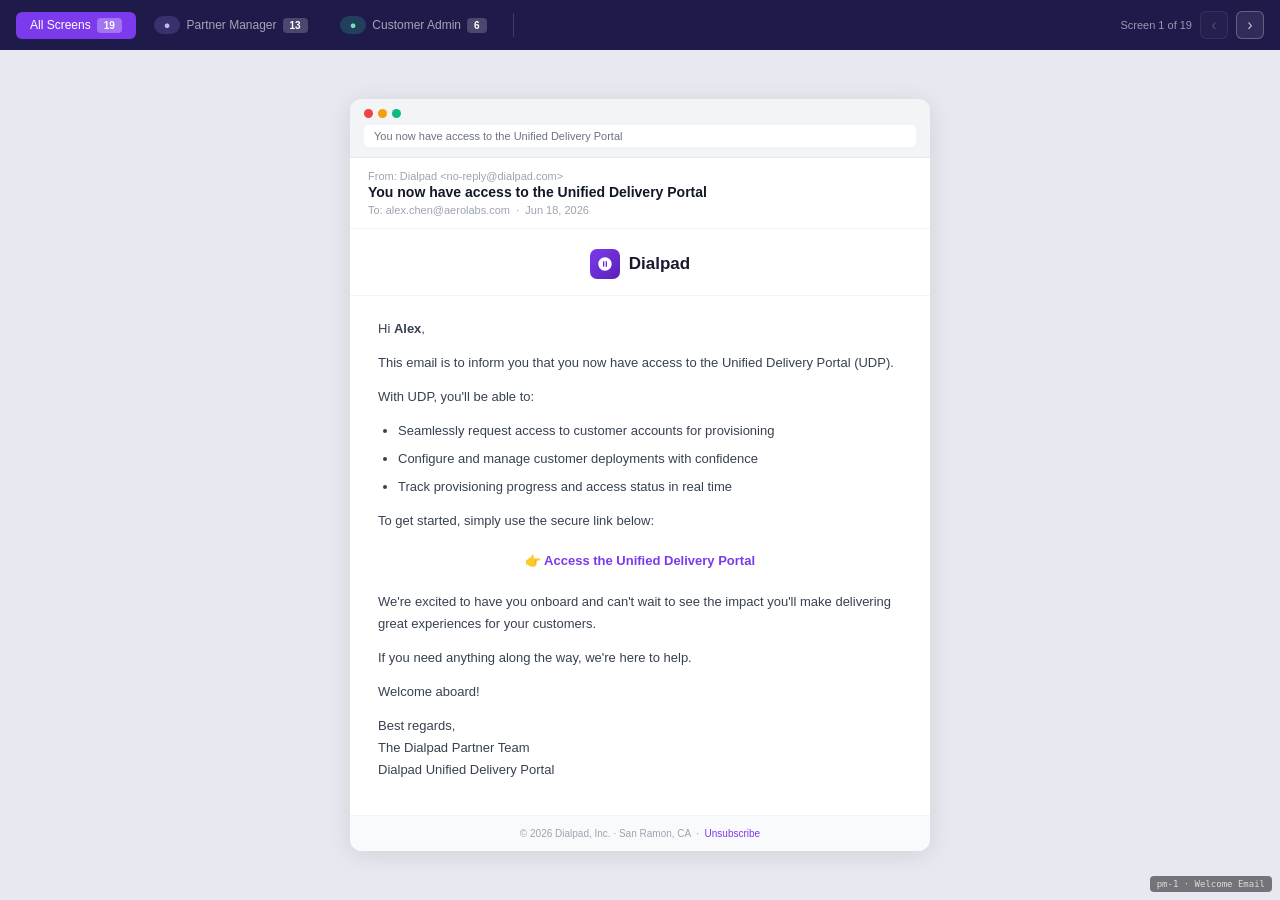
<file: daa_prototype.html>
<!DOCTYPE html>
<html lang="en">
<head>
  <meta charset="UTF-8" />
  <meta name="viewport" content="width=device-width, initial-scale=1.0" />
  <title>DAA Prototype – Unified Flow (19 Screens)</title>
  <style>
    * { box-sizing: border-box; margin: 0; padding: 0; }
    body { font-family: -apple-system, BlinkMacSystemFont, 'Segoe UI', sans-serif; background: #f0f0f5; overflow: hidden; height: 100vh; display: flex; flex-direction: column; }

    /* ── Role / Nav Bar ── */
    #role-bar { height: 50px; background: #1e1b4b; display: flex; align-items: center; padding: 0 16px; gap: 4px; flex-shrink: 0; z-index: 100; }
    .role-tab { padding: 6px 14px; border-radius: 6px; cursor: pointer; font-size: 12px; font-weight: 500; color: rgba(255,255,255,0.6); transition: all 0.15s; display: flex; align-items: center; gap: 6px; white-space: nowrap; }
    .role-tab:hover { background: rgba(255,255,255,0.1); color: #fff; }
    .role-tab.active { background: #7c3aed; color: #fff; }
    .role-badge { background: rgba(255,255,255,0.2); color: #fff; font-size: 10px; padding: 1px 6px; border-radius: 10px; font-weight: 700; }
    .role-tab.active .role-badge { background: rgba(255,255,255,0.3); }
    #role-bar .sep { width: 1px; height: 24px; background: rgba(255,255,255,0.15); margin: 0 8px; }
    .screen-nav { margin-left: auto; display: flex; align-items: center; gap: 8px; }
    .screen-counter { font-size: 11px; color: rgba(255,255,255,0.55); white-space: nowrap; min-width: 90px; text-align: right; }
    .nav-arrow { width: 28px; height: 28px; border: 1px solid rgba(255,255,255,0.25); border-radius: 6px; background: rgba(255,255,255,0.08); color: rgba(255,255,255,0.7); cursor: pointer; display: flex; align-items: center; justify-content: center; font-size: 16px; transition: all 0.1s; }
    .nav-arrow:hover:not(:disabled) { background: rgba(255,255,255,0.18); color: #fff; }
    .nav-arrow:disabled { opacity: 0.3; cursor: not-allowed; }
    .screen-role-pill { font-size: 11px; padding: 3px 10px; border-radius: 10px; font-weight: 600; white-space: nowrap; }
    .pill-pm { background: rgba(167,139,250,0.2); color: #c4b5fd; }
    .pill-ca { background: rgba(52,211,153,0.2); color: #6ee7b7; }

    /* ── Screen Container ── */
    #screen-area { flex: 1; overflow: hidden; position: relative; }
    .screen { display: none; width: 100%; height: 100%; position: absolute; top: 0; left: 0; }
    .screen.active { display: flex; }

    /* ── UDP Portal Layout (Partner Manager) ── */
    .app-layout { display: flex; width: 100%; height: 100%; background: #f9f9fb; }
    .app-sidebar { width: 52px; background: #fff; border-right: 1px solid #e8e8ec; display: flex; flex-direction: column; align-items: center; padding: 12px 0; gap: 4px; flex-shrink: 0; }
    .sl { width: 32px; height: 32px; border-radius: 8px; background: linear-gradient(135deg, #e040fb, #7c3aed); display: flex; align-items: center; justify-content: center; margin-bottom: 16px; }
    .sl svg { width: 18px; height: 18px; fill: white; }
    .si { width: 36px; height: 36px; border-radius: 8px; display: flex; align-items: center; justify-content: center; cursor: pointer; color: #9ca3af; }
    .si:hover { background: #f3f4f6; color: #4b5563; }
    .si.active { background: #f3f0ff; color: #7c3aed; }
    .sb { margin-top: auto; display: flex; flex-direction: column; align-items: center; gap: 4px; }
    .av { width: 32px; height: 32px; border-radius: 50%; background: #d1d5db; display: flex; align-items: center; justify-content: center; font-size: 11px; font-weight: 700; color: #6b7280; }
    .app-main { flex: 1; display: flex; flex-direction: column; overflow: hidden; background: #fff; }
    .app-topbar { padding: 10px 24px; display: flex; align-items: center; gap: 8px; border-bottom: 1px solid #e8e8ec; flex-shrink: 0; min-height: 44px; }
    .tb-title { font-size: 13px; font-weight: 500; color: #374151; }
    .tb-sp { flex: 1; }
    .tb-badge { font-size: 11px; padding: 3px 8px; border-radius: 4px; background: #f3f0ff; color: #7c3aed; font-weight: 600; }
    .app-content { flex: 1; overflow-y: auto; padding: 24px 28px; }
    h1 { font-size: 20px; font-weight: 600; color: #111827; margin-bottom: 18px; }

    /* ── CA Admin Portal Layout ── */
    .ca-portal { display: flex; flex-direction: column; width: 100%; flex: 1; min-height: 0; background: #f9f9fb; }
    .ca-nav { height: 48px; background: #5b21b6; display: flex; align-items: center; padding: 0 28px; flex-shrink: 0; }
    .ca-nav-brand { display: flex; align-items: center; gap: 6px; }
    .ca-nav-dp { font-size: 14px; font-weight: 700; color: #fff; }
    .ca-nav-sep { font-size: 16px; font-weight: 200; color: rgba(255,255,255,0.35); margin: 0 4px; }
    .ca-nav-product { font-size: 13px; font-weight: 400; color: rgba(255,255,255,0.8); }
    .ca-nav-right { margin-left: auto; display: flex; align-items: center; gap: 10px; }
    .ca-nav-user { font-size: 12px; color: rgba(255,255,255,0.75); }
    .ca-nav-av { width: 28px; height: 28px; border-radius: 50%; background: rgba(255,255,255,0.2); display: flex; align-items: center; justify-content: center; font-size: 10px; font-weight: 700; color: #fff; }
    .ca-content { flex: 1; min-height: 0; overflow-y: auto; padding: 28px 36px; }
    .pam-hd { display: flex; align-items: flex-start; justify-content: space-between; margin-bottom: 22px; gap: 20px; }
    .pam-hd-left h1 { font-size: 20px; font-weight: 700; color: #111827; margin-bottom: 4px; margin: 0 0 4px; }
    .pam-hd-left p { font-size: 13px; color: #6b7280; }
    .pam-expire-note { background: #fffbeb; border: 1px solid #fde68a; border-radius: 8px; padding: 10px 14px; font-size: 12px; color: #92400e; white-space: nowrap; flex-shrink: 0; }
    .pam-tabs-row { display: flex; align-items: center; border-bottom: 1px solid #e5e7eb; margin-bottom: 18px; }
    .pam-tabs-row .tab { margin-bottom: -1px; }
    .pam-search { margin-left: auto; }

    /* ── Toolbar ── */
    .toolbar { display: flex; align-items: center; gap: 10px; margin-bottom: 14px; }
    .search-box { display: flex; align-items: center; gap: 6px; border: 1px solid #d1d5db; border-radius: 8px; padding: 6px 12px; background: #fff; width: 220px; }
    .search-box input { border: none; outline: none; font-size: 13px; color: #374151; width: 100%; background: transparent; }
    .sp { flex: 1; }
    .btn { display: inline-flex; align-items: center; gap: 6px; border-radius: 8px; padding: 8px 16px; font-size: 13px; font-weight: 500; cursor: pointer; white-space: nowrap; border: none; }
    .btn-primary { background: #7c3aed; color: #fff; }
    .btn-primary:hover { background: #6d28d9; }
    .btn-secondary { background: #fff; color: #374151; border: 1px solid #e5e7eb; }
    .btn-secondary:hover { background: #f9fafb; }
    .btn-danger { background: #dc2626; color: #fff; }
    .btn-danger:hover { background: #b91c1c; }
    .btn-sm { padding: 5px 12px !important; font-size: 12px !important; }
    button:disabled { opacity: 0.45; cursor: not-allowed !important; }

    /* ── Table ── */
    .table-wrap { border: 1px solid #e5e7eb; border-radius: 10px; overflow: hidden; }
    table { width: 100%; border-collapse: collapse; }
    thead tr { background: #f9fafb; border-bottom: 1px solid #e5e7eb; }
    th { padding: 9px 14px; font-size: 11px; font-weight: 600; color: #6b7280; text-align: left; white-space: nowrap; }
    tbody tr { border-bottom: 1px solid #f3f4f6; }
    tbody tr:last-child { border-bottom: none; }
    tbody tr:hover { background: #fafafa; }
    td { padding: 11px 14px; font-size: 13px; color: #374151; }
    .co-link { color: #7c3aed; text-decoration: none; font-weight: 500; }
    .badge-yours { display: inline-flex; align-items: center; padding: 2px 7px; border-radius: 4px; font-size: 10px; font-weight: 500; margin-left: 5px; background: #f3f4f6; color: #6b7280; }
    .sku { display: inline-block; padding: 2px 8px; border-radius: 4px; font-size: 11px; font-weight: 500; background: #f3f4f6; color: #374151; border: 1px solid #e5e7eb; }
    .status { display: inline-flex; align-items: center; gap: 5px; padding: 3px 9px; border-radius: 20px; font-size: 11px; font-weight: 500; }
    .sd { width: 5px; height: 5px; border-radius: 50%; }
    .s-active { background: #ecfdf5; color: #059669; } .s-active .sd { background: #10b981; }
    .s-pending { background: #fffbeb; color: #d97706; } .s-pending .sd { background: #f59e0b; }
    .s-revoked { background: #fef2f2; color: #dc2626; } .s-revoked .sd { background: #ef4444; }
    .exp-unlimited { font-size: 13px; color: #9ca3af; font-style: italic; }
    .exp-na { font-size: 15px; color: #d1d5db; }
    .exp-date { font-size: 13px; color: #374151; }
    .exp-days { font-size: 11px; color: #9ca3af; margin-left: 4px; }
    .exp-warn { font-size: 13px; color: #d97706; font-weight: 500; }
    .exp-revoked { font-size: 13px; color: #ef4444; }
    .sk { height: 11px; border-radius: 5px; background: linear-gradient(90deg, #f0f0f0 25%, #e0e0e0 50%, #f0f0f0 75%); background-size: 200% 100%; animation: shimmer 1.4s infinite; }
    @keyframes shimmer { 0% { background-position: 200% 0; } 100% { background-position: -200% 0; } }
    .sk-s { width: 55px; } .sk-m { width: 90px; } .sk-l { width: 130px; }
    .tfoot { display: flex; align-items: center; justify-content: space-between; padding: 11px 14px; border-top: 1px solid #e5e7eb; background: #fff; }
    .show-ctrl { display: flex; align-items: center; gap: 7px; font-size: 13px; color: #6b7280; }
    .show-ctrl select { border: 1px solid #d1d5db; border-radius: 5px; padding: 3px 6px; font-size: 12px; }
    .pg { display: flex; align-items: center; gap: 4px; font-size: 12px; color: #6b7280; }
    .pg-info { margin-right: 6px; }
    .pg-btn { width: 26px; height: 26px; border: 1px solid #e5e7eb; border-radius: 5px; background: #fff; cursor: pointer; display: flex; align-items: center; justify-content: center; font-size: 11px; color: #6b7280; }
    .pg-btn.active { background: #7c3aed; color: #fff; border-color: #7c3aed; font-weight: 600; }

    /* Partner Details cell */
    .pd-cell { display: flex; align-items: center; gap: 10px; }
    .pd-logo { width: 32px; height: 32px; border-radius: 8px; background: #f3f0ff; display: flex; align-items: center; justify-content: center; font-weight: 700; color: #7c3aed; font-size: 13px; flex-shrink: 0; }
    .pd-name { font-size: 13px; font-weight: 600; color: #111827; }
    .pd-meta { font-size: 11px; color: #6b7280; margin-top: 1px; }
    .pd-cert { display: inline-flex; align-items: center; gap: 4px; font-size: 11px; color: #059669; font-weight: 500; }
    .td-actions { display: flex; gap: 6px; align-items: center; }
    .org-group-hd td { background: #f9fafb; padding: 7px 14px; font-size: 11px; font-weight: 700; color: #6b7280; text-transform: uppercase; letter-spacing: 0.04em; border-bottom: 1px solid #e5e7eb; }
    .role-badge { font-size: 10px; border-radius: 4px; padding: 2px 7px; font-weight: 600; white-space: nowrap; }
    .rb-pm { background: #f3f0ff; color: #7c3aed; }
    .rb-pu { background: #f0fdf4; color: #15803d; }
    .user-pick-list { border: 1px solid #e5e7eb; border-radius: 8px; max-height: 200px; overflow-y: auto; margin-bottom: 16px; }
    .user-pick-item { display: flex; align-items: center; gap: 10px; padding: 10px 14px; border-bottom: 1px solid #f3f4f6; cursor: pointer; }
    .user-pick-item:last-child { border-bottom: none; }
    .user-pick-item:hover { background: #f9fafb; }
    .upi-info { flex: 1; }
    .upi-name { font-size: 13px; font-weight: 600; color: #111827; }
    .upi-email { font-size: 11px; color: #6b7280; }
    .domain-note { font-size: 11px; color: #6b7280; background: #f9fafb; border: 1px solid #e5e7eb; border-radius: 6px; padding: 8px 12px; margin-bottom: 16px; }
    .page-sub { font-size: 13px; color: #6b7280; margin-bottom: 18px; margin-top: -14px; }
    .badge-you { font-size: 10px; font-weight: 500; color: #6b7280; background: #f3f4f6; padding: 1px 6px; border-radius: 4px; margin-left: 5px; }
    .cust-badges { display: flex; flex-wrap: wrap; gap: 5px; }
    .cust-badge { font-size: 11px; padding: 3px 9px; border-radius: 20px; background: #eff6ff; color: #1e40af; font-weight: 500; white-space: nowrap; }
    .cust-none { font-size: 12px; color: #9ca3af; font-style: italic; }
    .cust-toggle-list { border: 1px solid #e5e7eb; border-radius: 8px; overflow: hidden; margin-bottom: 4px; }
    .cust-toggle-item { display: flex; align-items: center; justify-content: space-between; padding: 11px 14px; border-bottom: 1px solid #f3f4f6; }
    .cust-toggle-item:last-child { border-bottom: none; }
    .cti-name { font-size: 13px; font-weight: 600; color: #111827; }
    .cti-sub { font-size: 11px; color: #9ca3af; margin-top: 1px; }
    .switch { position: relative; width: 36px; height: 20px; flex-shrink: 0; }
    .switch input { opacity: 0; width: 0; height: 0; }
    .switch-track { position: absolute; inset: 0; background: #d1d5db; border-radius: 20px; cursor: pointer; transition: 0.15s; }
    .switch-track::before { content: ''; position: absolute; width: 16px; height: 16px; left: 2px; top: 2px; background: #fff; border-radius: 50%; transition: 0.15s; }
    .switch input:checked + .switch-track { background: #7c3aed; }
    .switch input:checked + .switch-track::before { transform: translateX(16px); }
    .form-input { width: 100%; padding: 9px 12px; border: 1px solid #d1d5db; border-radius: 8px; font-size: 13px; color: #111827; outline: none; margin-bottom: 16px; }
    .form-input:focus { border-color: #7c3aed; }

    /* ── Tabs ── */
    .tabs { display: flex; border-bottom: 1px solid #e5e7eb; margin-bottom: 18px; }
    .tab { padding: 9px 18px; font-size: 13px; font-weight: 500; color: #6b7280; cursor: pointer; border-bottom: 2px solid transparent; margin-bottom: -1px; }
    .tab.active { color: #7c3aed; border-bottom-color: #7c3aed; }
    .tab-n { display: inline-flex; align-items: center; justify-content: center; width: 18px; height: 18px; border-radius: 50%; font-size: 10px; font-weight: 700; margin-left: 5px; background: #f3f0ff; color: #7c3aed; }
    .tab.active .tab-n { background: #7c3aed; color: #fff; }

    /* ── Banners ── */
    .banner { border-radius: 8px; padding: 11px 14px; font-size: 13px; margin-bottom: 14px; display: flex; align-items: flex-start; gap: 10px; line-height: 1.5; }
    .banner-info { background: #eff6ff; border: 1px solid #bfdbfe; color: #1e40af; }
    .banner-warn { background: #fffbeb; border: 1px solid #fde68a; color: #92400e; }
    .banner-danger { background: #fef2f2; border: 1px solid #fecaca; color: #991b1b; }

    /* ── Modal ── */
    .modal-overlay { display: none; position: fixed; inset: 0; background: rgba(0,0,0,0.45); z-index: 200; align-items: center; justify-content: center; }
    .modal-overlay.open { display: flex; }
    .modal { background: #fff; border-radius: 14px; padding: 26px; width: 460px; max-width: 95vw; box-shadow: 0 20px 60px rgba(0,0,0,0.18); position: relative; }
    .modal-close { position: absolute; top: 14px; right: 14px; width: 26px; height: 26px; border: none; background: none; cursor: pointer; color: #9ca3af; border-radius: 6px; display: flex; align-items: center; justify-content: center; }
    .modal-close:hover { background: #f3f4f6; color: #374151; }
    .modal h2 { font-size: 16px; font-weight: 700; color: #111827; margin-bottom: 5px; }
    .modal-sub { font-size: 13px; color: #6b7280; margin-bottom: 18px; line-height: 1.5; }
    .modal label { display: block; font-size: 12px; font-weight: 600; color: #374151; margin-bottom: 6px; }
    .modal-footer { display: flex; gap: 8px; justify-content: flex-end; margin-top: 20px; }
    .btn-cancel { padding: 8px 18px; border: 1px solid #e5e7eb; border-radius: 8px; background: #fff; font-size: 13px; font-weight: 500; color: #374151; cursor: pointer; }
    .btn-cancel:hover { background: #f9fafb; }
    .btn-confirm { padding: 8px 18px; border: none; border-radius: 8px; background: #7c3aed; color: #fff; font-size: 13px; font-weight: 500; cursor: pointer; }
    .btn-confirm:hover { background: #6d28d9; }
    .btn-confirm-danger { padding: 8px 18px; border: none; border-radius: 8px; background: #dc2626; color: #fff; font-size: 13px; font-weight: 500; cursor: pointer; }
    .btn-confirm-danger:hover { background: #b91c1c; }

    /* Company dropdown in modal */
    .dd-wrap { position: relative; margin-bottom: 18px; }
    .dd-trigger { width: 100%; padding: 9px 12px; border: 1.5px solid #7c3aed; border-radius: 8px; display: flex; align-items: center; gap: 8px; cursor: pointer; background: #fff; font-size: 13px; color: #111827; }
    .dd-chevron { margin-left: auto; color: #9ca3af; }
    .dd-menu { display: none; position: absolute; top: calc(100% + 3px); left: 0; right: 0; background: #fff; border: 1px solid #e5e7eb; border-radius: 8px; box-shadow: 0 8px 24px rgba(0,0,0,0.12); z-index: 10; overflow: hidden; }
    .dd-menu.open { display: block; }
    .dd-search { padding: 7px; border-bottom: 1px solid #f3f4f6; }
    .dd-search input { width: 100%; border: 1px solid #e5e7eb; border-radius: 6px; padding: 6px 10px 6px 30px; font-size: 13px; outline: none; background: #f9fafb url("data:image/svg+xml,%3Csvg xmlns='http://www.w3.org/2000/svg' width='13' height='13' fill='none' stroke='%239ca3af' stroke-width='2' viewBox='0 0 24 24'%3E%3Ccircle cx='11' cy='11' r='8'/%3E%3Cline x1='21' y1='21' x2='16.65' y2='16.65'/%3E%3C/svg%3E") no-repeat 9px center; }
    .dd-option { display: flex; align-items: center; gap: 9px; padding: 9px 12px; cursor: pointer; font-size: 13px; }
    .dd-option:hover { background: #f5f3ff; }
    .dd-option.sel { background: #f5f3ff; }
    .dd-oi { width: 28px; height: 28px; border-radius: 6px; background: #f3f0ff; display: flex; align-items: center; justify-content: center; flex-shrink: 0; color: #7c3aed; }
    .dd-name { font-weight: 500; color: #111827; }
    .dd-sub { font-size: 11px; color: #9ca3af; }

    /* Legal / T&C box */
    .legal-box { background: #f9fafb; border: 1px solid #e5e7eb; border-radius: 8px; padding: 12px 14px; font-size: 12px; color: #374151; line-height: 1.65; margin-bottom: 14px; max-height: 140px; overflow-y: auto; }
    .check-row { display: flex; align-items: flex-start; gap: 9px; margin-bottom: 14px; cursor: pointer; }
    .check-row input { width: 15px; height: 15px; accent-color: #7c3aed; cursor: pointer; flex-shrink: 0; margin-top: 1px; }
    .check-row span { font-size: 13px; color: #374151; }

    /* Form elements */
    .form-select { width: 100%; padding: 9px 12px; border: 1px solid #d1d5db; border-radius: 8px; font-size: 13px; color: #111827; background: #fff; outline: none; margin-bottom: 16px; cursor: pointer; }
    .form-select:focus { border-color: #7c3aed; box-shadow: 0 0 0 2px rgba(124,58,237,0.12); }
    .form-textarea { width: 100%; border: 1px solid #e5e7eb; border-radius: 8px; padding: 9px 12px; font-size: 13px; color: #374151; outline: none; resize: vertical; min-height: 72px; font-family: inherit; }
    .form-textarea:focus { border-color: #7c3aed; }

    /* Note boxes */
    .note-box { border-radius: 8px; padding: 11px 14px; font-size: 12px; line-height: 1.6; margin-bottom: 14px; }
    .note-info { background: #f0fdf4; border: 1px solid #bbf7d0; color: #166534; }
    .note-warn { background: #fffbeb; border: 1px solid #fde68a; color: #92400e; }
    .note-crit { background: #fef2f2; border: 1px solid #fecaca; color: #991b1b; }
    .note-title { font-weight: 700; margin-bottom: 3px; }

    /* ── Toast ── */
    .toast { display: none; position: fixed; bottom: 24px; left: 50%; transform: translateX(-50%); background: #111827; color: #fff; padding: 11px 18px; border-radius: 8px; font-size: 13px; z-index: 400; gap: 8px; align-items: center; box-shadow: 0 4px 16px rgba(0,0,0,0.22); white-space: nowrap; }
    .toast.show { display: flex; }
    .toast-icon { color: #34d399; }

    /* ── Login Page ── */
    .login-split { display: flex; width: 100%; height: 100%; }
    .login-left { flex: 1; display: flex; align-items: center; justify-content: center; background: #fff; padding: 40px; overflow-y: auto; }
    .login-form-wrap { width: 360px; max-width: 100%; }
    .login-h { font-size: 28px; font-weight: 700; color: #7c3aed; margin-bottom: 28px; text-align: center; }
    .login-sso-btn { width: 100%; display: flex; align-items: center; gap: 10px; border: 1.5px solid #e5e7eb; border-radius: 50px; padding: 11px 20px; background: #fff; font-size: 14px; font-weight: 600; color: #374151; cursor: pointer; margin-bottom: 10px; }
    .login-sso-btn:hover { background: #f9fafb; }
    .login-sso-icon { width: 20px; height: 20px; flex-shrink: 0; }
    .login-divider { display: flex; align-items: center; gap: 10px; margin: 18px 0; color: #9ca3af; font-size: 11px; letter-spacing: 0.8px; }
    .login-divider::before, .login-divider::after { content: ''; flex: 1; height: 1px; background: #e5e7eb; }
    .login-field-label { font-size: 11px; font-weight: 600; color: #6b7280; letter-spacing: 0.5px; text-transform: uppercase; margin-bottom: 6px; display: block; }
    .login-input { width: 100%; border: 1.5px solid #e5e7eb; border-radius: 12px; padding: 12px 14px; font-size: 14px; color: #111827; outline: none; margin-bottom: 16px; background: #f9fafb; }
    .login-input:focus { border-color: #7c3aed; background: #fff; }
    .login-btn { width: 100%; padding: 13px; background: #7c3aed; color: #fff; border: none; border-radius: 50px; font-size: 15px; font-weight: 700; cursor: pointer; margin-top: 4px; margin-bottom: 14px; }
    .login-btn:hover { background: #6d28d9; }
    .login-btn:disabled { background: #c4b5fd; cursor: not-allowed; }
    .login-forgot { display: block; text-align: center; font-size: 13px; color: #7c3aed; text-decoration: none; font-weight: 500; }
    .login-forgot:hover { text-decoration: underline; }
    .login-right { width: 42%; background: linear-gradient(155deg, #3b0764 0%, #6d28d9 35%, #c026d3 70%, #f97316 100%); display: flex; flex-direction: column; align-items: center; justify-content: center; gap: 16px; position: relative; overflow: hidden; }
    .login-right-logo { display: flex; align-items: center; gap: 12px; }
    .login-dp-star { font-size: 52px; color: #fff; line-height: 1; }
    .login-dp-name { font-size: 44px; font-weight: 700; color: #fff; letter-spacing: -1px; }
    .login-right-foot { position: absolute; bottom: 20px; right: 24px; font-size: 12px; font-weight: 600; color: rgba(255,255,255,0.8); display: flex; align-items: center; gap: 5px; }

    /* T&C modal (shown on first login) */
    .login-tc-box { background: #f9fafb; border: 1px solid #e5e7eb; border-radius: 8px; padding: 12px 14px; font-size: 12px; color: #374151; line-height: 1.65; margin-bottom: 14px; max-height: 120px; overflow-y: auto; }

    /* ── Email Layout ── */
    .email-layout { display: flex; width: 100%; height: 100%; background: #e8e8f0; align-items: center; justify-content: center; overflow: auto; padding: 20px; }
    .email-frame { background: #fff; border-radius: 12px; box-shadow: 0 4px 24px rgba(0,0,0,0.1); width: 580px; max-width: 100%; overflow: hidden; }
    .email-chrome { background: #f3f4f6; border-bottom: 1px solid #e5e7eb; padding: 10px 14px; }
    .ec-dots { display: flex; gap: 5px; margin-bottom: 7px; }
    .ec-dot { width: 9px; height: 9px; border-radius: 50%; }
    .ec-r { background: #ef4444; } .ec-y { background: #f59e0b; } .ec-g { background: #10b981; }
    .ec-bar { background: #fff; border-radius: 5px; padding: 5px 10px; font-size: 11px; color: #6b7280; }
    .email-head { padding: 12px 18px; border-bottom: 1px solid #f3f4f6; }
    .email-from { font-size: 11px; color: #9ca3af; margin-bottom: 2px; }
    .email-subject { font-size: 14px; font-weight: 600; color: #111827; margin-bottom: 4px; }
    .email-meta { font-size: 11px; color: #9ca3af; }
    /* Plain email header — replaces gradient banner */
    .email-plain-hd { padding: 20px 28px 16px; text-align: center; border-bottom: 1px solid #f3f4f6; }
    .eph-logo { display: inline-flex; align-items: center; gap: 9px; }
    .eph-mark { width: 30px; height: 30px; border-radius: 7px; background: linear-gradient(135deg, #7c3aed, #5b21b6); display: flex; align-items: center; justify-content: center; }
    .eph-mark svg { fill: white; width: 16px; height: 16px; }
    .eph-name { font-size: 17px; font-weight: 700; color: #1a1a2e; }
    .email-body { padding: 22px 28px; font-size: 13px; color: #374151; line-height: 1.7; }
    .email-body p { margin-bottom: 12px; }
    .email-body h2 { font-size: 18px; font-weight: 700; color: #111827; margin-bottom: 14px; }
    .email-body ul { margin: 0 0 12px 0; padding-left: 20px; }
    .email-body li { margin-bottom: 6px; }
    .email-link-line { text-align: center; margin: 18px 0; }
    .email-link-line a { color: #7c3aed; font-weight: 600; text-decoration: none; }
    .email-magic-url { text-align: center; font-size: 11px; color: #9ca3af; word-break: break-all; margin: -8px 0 18px; }
    .email-cta { text-align: center; margin: 20px 0; }
    .email-btn { display: inline-block; padding: 11px 28px; background: #7c3aed; color: #fff; border-radius: 8px; font-size: 13px; font-weight: 600; text-decoration: none; }
    .email-btn-danger { background: #dc2626 !important; }
    .email-info { background: #f9fafb; border: 1px solid #e5e7eb; border-radius: 8px; padding: 12px 16px; margin: 14px 0; font-size: 12px; }
    .ei-row { display: flex; justify-content: space-between; padding: 5px 0; border-bottom: 1px solid #f3f4f6; }
    .ei-row:last-child { border-bottom: none; }
    .ei-k { color: #9ca3af; }
    .ei-v { font-weight: 500; color: #111827; }
    .email-foot { padding: 12px 28px; background: #f9fafb; border-top: 1px solid #f3f4f6; text-align: center; font-size: 10px; color: #9ca3af; }
    .email-foot a { color: #7c3aed; text-decoration: none; }
    .email-cta-pair { display: flex; gap: 10px; justify-content: center; margin: 20px 0; }

    /* ── Screen label ── */
    .slabel { position: fixed; bottom: 8px; right: 8px; font-size: 9px; font-family: monospace; background: rgba(0,0,0,0.5); color: rgba(255,255,255,0.75); padding: 3px 7px; border-radius: 4px; z-index: 999; pointer-events: none; }
    svg { flex-shrink: 0; }
  </style>
</head>
<body>

<!-- ══════════════ ROLE / NAV BAR ══════════════ -->
<div id="role-bar">
  <div class="role-tab active" id="tab-all" onclick="switchView('all')">
    All Screens <span class="role-badge" id="badge-all">19</span>
  </div>
  <div class="role-tab" id="tab-pm" onclick="switchView('pm')">
    <span class="screen-role-pill pill-pm">●</span> Partner Manager <span class="role-badge" id="badge-pm">13</span>
  </div>
  <div class="role-tab" id="tab-ca" onclick="switchView('ca')">
    <span class="screen-role-pill pill-ca">●</span> Customer Admin <span class="role-badge" id="badge-ca">6</span>
  </div>
  <div class="sep"></div>
  <div class="screen-nav">
    <span class="screen-counter" id="screen-counter">Screen 1 of 19</span>
    <button class="nav-arrow" id="prev-btn" onclick="prevScreen()" disabled>‹</button>
    <button class="nav-arrow" id="next-btn" onclick="nextScreen()">›</button>
  </div>
</div>

<!-- ══════════════ SCREEN AREA ══════════════ -->
<div id="screen-area">


<!-- ─────────────────────────────────────────── -->
<!-- PM-1 · Welcome Email                        -->
<!-- ─────────────────────────────────────────── -->
<div id="screen-pm-1" class="screen active" data-role="pm" data-title="Welcome Email">
  <div class="email-layout">
    <div class="email-frame">
      <div class="email-chrome">
        <div class="ec-dots"><div class="ec-dot ec-r"></div><div class="ec-dot ec-y"></div><div class="ec-dot ec-g"></div></div>
        <div class="ec-bar">You now have access to the Unified Delivery Portal</div>
      </div>
      <div class="email-head">
        <div class="email-from">From: Dialpad &lt;no-reply@dialpad.com&gt;</div>
        <div class="email-subject">You now have access to the Unified Delivery Portal</div>
        <div class="email-meta">To: alex.chen@aerolabs.com &nbsp;·&nbsp; Jun 18, 2026</div>
      </div>
      <div class="email-plain-hd">
        <div class="eph-logo">
          <div class="eph-mark"><svg viewBox="0 0 24 24"><path d="M12 2C6.48 2 2 6.48 2 12s4.48 10 10 10 10-4.48 10-10S17.52 2 12 2zm-1 14H9V8h2v8zm4 0h-2V8h2v8z"/></svg></div>
          <span class="eph-name">Dialpad</span>
        </div>
      </div>
      <div class="email-body">
        <p>Hi <strong>Alex</strong>,</p>
        <p>This email is to inform you that you now have access to the Unified Delivery Portal (UDP).</p>
        <p>With UDP, you'll be able to:</p>
        <ul>
          <li>Seamlessly request access to customer accounts for provisioning</li>
          <li>Configure and manage customer deployments with confidence</li>
          <li>Track provisioning progress and access status in real time</li>
        </ul>
        <p>To get started, simply use the secure link below:</p>
        <div class="email-link-line">
          <a href="#" onclick="goToScreen('pm',2);return false;">👉 Access the Unified Delivery Portal</a>
        </div>
        <p>We're excited to have you onboard and can't wait to see the impact you'll make delivering great experiences for your customers.</p>
        <p>If you need anything along the way, we're here to help.</p>
        <p>Welcome aboard!</p>
        <p>Best regards,<br/>The Dialpad Partner Team<br/>Dialpad Unified Delivery Portal</p>
      </div>
      <div class="email-foot">© 2026 Dialpad, Inc. · San Ramon, CA &nbsp;·&nbsp; <a href="#">Unsubscribe</a></div>
    </div>
  </div>
</div>


<!-- ─────────────────────────────────────────── -->
<!-- PM-2 · Login (+ T&C modal on first login)   -->
<!-- ─────────────────────────────────────────── -->
<div id="screen-pm-2" class="screen" data-role="pm" data-title="Login">
  <div class="login-split">
    <!-- Left: login form -->
    <div class="login-left">
      <div class="login-form-wrap">
        <div class="login-h">Log in</div>

        <button class="login-sso-btn">
          <!-- Google G icon -->
          <svg class="login-sso-icon" viewBox="0 0 24 24"><path fill="#4285F4" d="M22.56 12.25c0-.78-.07-1.53-.2-2.25H12v4.26h5.92c-.26 1.37-1.04 2.53-2.21 3.31v2.77h3.57c2.08-1.92 3.28-4.74 3.28-8.09z"/><path fill="#34A853" d="M12 23c2.97 0 5.46-.98 7.28-2.66l-3.57-2.77c-.98.66-2.23 1.06-3.71 1.06-2.86 0-5.29-1.93-6.16-4.53H2.18v2.84C3.99 20.53 7.7 23 12 23z"/><path fill="#FBBC05" d="M5.84 14.09c-.22-.66-.35-1.36-.35-2.09s.13-1.43.35-2.09V7.07H2.18C1.43 8.55 1 10.22 1 12s.43 3.45 1.18 4.93l3.66-2.84z"/><path fill="#EA4335" d="M12 5.38c1.62 0 3.06.56 4.21 1.64l3.15-3.15C17.45 2.09 14.97 1 12 1 7.7 1 3.99 3.47 2.18 7.07l3.66 2.84c.87-2.6 3.3-4.53 6.16-4.53z"/></svg>
          Log in with Google
        </button>
        <button class="login-sso-btn">
          <!-- Microsoft icon -->
          <svg class="login-sso-icon" viewBox="0 0 24 24"><rect x="1" y="1" width="10" height="10" fill="#f25022"/><rect x="13" y="1" width="10" height="10" fill="#7fba00"/><rect x="1" y="13" width="10" height="10" fill="#00a4ef"/><rect x="13" y="13" width="10" height="10" fill="#ffb900"/></svg>
          Log in with Microsoft
        </button>

        <div class="login-divider">OR USE YOUR EMAIL ADDRESS</div>

        <label class="login-field-label" for="pm2-email">Work Email</label>
        <input id="pm2-email" class="login-input" type="email" value="alex.chen@aerolabs.com" />

        <label class="login-field-label" for="pm2-pass">Password</label>
        <input id="pm2-pass" class="login-input" type="password" value="••••••••••" />

        <button class="login-btn" onclick="document.getElementById('pm2-tc-modal').classList.add('open')">Log in</button>
        <a href="#" class="login-forgot">Forgot password?</a>
      </div>
    </div>

    <!-- Right: gradient brand panel -->
    <div class="login-right">
      <div class="login-right-logo">
        <span class="login-dp-star">✦</span>
        <span class="login-dp-name">dialpad</span>
      </div>
      <div class="login-right-foot">Not a customer? Sign up here &nbsp;↗</div>
    </div>
  </div>

  <!-- T&C modal — shown on first login -->
  <div class="modal-overlay" id="pm2-tc-modal">
    <div class="modal">
      <button class="modal-close" onclick="document.getElementById('pm2-tc-modal').classList.remove('open')"><svg width="13" height="13" fill="none" stroke="currentColor" stroke-width="2" viewBox="0 0 24 24"><line x1="18" y1="6" x2="6" y2="18"/><line x1="6" y1="6" x2="18" y2="18"/></svg></button>
      <h2>Accept Terms of Service</h2>
      <p class="modal-sub">Before accessing the Certified Delivery Portal for the first time, please review and accept the terms below.</p>
      <div class="login-tc-box">
        By accessing the portal, you agree that these terms apply to all current and future customer accounts you manage. You warrant that you will only request and use access for authorized support and configuration activities. You agree to maintain strict confidentiality of all customer data, promptly report any unauthorized access, not share or sub-delegate credentials under any circumstances, and comply with all applicable data protection regulations (including GDPR and CCPA). Dialpad reserves the right to audit access activity and revoke your portal access if these terms are violated.      </div>
      <label class="check-row" for="pm2-tc">
        <input type="checkbox" id="pm2-tc" onchange="document.getElementById('pm2-tc-btn').disabled=!this.checked" />
        <span>I have read and agree to the Dialpad Certified Delivery Portal Terms of Service.</span>
      </label>
      <div class="modal-footer">
        <button class="btn-cancel" onclick="document.getElementById('pm2-tc-modal').classList.remove('open')">Cancel</button>
        <button class="btn-confirm" id="pm2-tc-btn" disabled onclick="document.getElementById('pm2-tc-modal').classList.remove('open');goToScreen('pm',3)">Accept and Continue</button>
      </div>
    </div>
  </div>
</div>


<!-- ─────────────────────────────────────────── -->
<!-- PM-3 · Companies List (initial)             -->
<!-- ─────────────────────────────────────────── -->
<div id="screen-pm-3" class="screen" data-role="pm" data-title="Companies List">
  <div class="app-layout">
    <div class="app-sidebar">
      <div class="sl"><svg viewBox="0 0 24 24"><path d="M12 2C6.48 2 2 6.48 2 12s4.48 10 10 10 10-4.48 10-10S17.52 2 12 2zm-1 14H9V8h2v8zm4 0h-2V8h2v8z"/></svg></div>
      <div class="si active"><svg width="17" height="17" fill="none" stroke="currentColor" stroke-width="2" viewBox="0 0 24 24"><path d="M3 9l9-7 9 7v11a2 2 0 01-2 2H5a2 2 0 01-2-2z"/></svg></div>
      <div class="si"><svg width="17" height="17" fill="none" stroke="currentColor" stroke-width="2" viewBox="0 0 24 24"><rect x="2" y="7" width="20" height="14" rx="2"/><path d="M16 7V5a2 2 0 00-2-2h-4a2 2 0 00-2 2v2"/></svg></div>
      <div class="si"><svg width="17" height="17" fill="none" stroke="currentColor" stroke-width="2" viewBox="0 0 24 24"><polyline points="22 12 18 12 15 21 9 3 6 12 2 12"/></svg></div>
      <div class="si" onclick="goToScreen('pm','team')" title="Team"><svg width="17" height="17" fill="none" stroke="currentColor" stroke-width="2" viewBox="0 0 24 24"><path d="M17 21v-2a4 4 0 00-4-4H5a4 4 0 00-4 4v2"/><circle cx="9" cy="7" r="4"/><path d="M23 21v-2a4 4 0 00-3-3.87"/><path d="M16 3.13a4 4 0 010 7.75"/></svg></div>
      <div class="sb"><div class="av">AC</div></div>
    </div>
    <div class="app-main">
      <div class="app-topbar">
        <span class="tb-title">UDP — Partner Portal</span>
        <span class="tb-sp"></span>
        <span class="tb-badge">Aerolabs Partner</span>
      </div>
      <div class="app-content">
        <h1>Companies</h1>
        <div class="toolbar">
          <div class="search-box"><svg width="13" height="13" fill="none" stroke="currentColor" stroke-width="2" viewBox="0 0 24 24"><circle cx="11" cy="11" r="8"/><line x1="21" y1="21" x2="16.65" y2="16.65"/></svg><input type="text" placeholder="Search by Name" /></div>
          <div class="sp"></div>
          <button class="btn btn-primary" onclick="document.getElementById('pm3-step1-modal').classList.add('open')">
            <svg width="13" height="13" fill="none" stroke="currentColor" stroke-width="2" viewBox="0 0 24 24"><line x1="12" y1="5" x2="12" y2="19"/><line x1="5" y1="12" x2="19" y2="12"/></svg>
            Request New Access
          </button>
        </div>
        <div class="table-wrap">
          <table>
            <thead><tr><th>Company Name</th><th># of Users</th><th># of Offices</th><th>SKU</th><th>Licenses</th><th>Access Status</th></tr></thead>
            <tbody>
              <tr>
                <td><a class="co-link">Aerolabs</a><span class="badge-yours">Your company</span></td>
                <td>340</td><td>23</td><td><span class="sku">Pro</span></td>
                <td>340 (0 available)</td>
                <td><span class="status s-active"><span class="sd"></span>Active</span></td>
              </tr>
              <tr><td><div class="sk sk-l"></div></td><td><div class="sk sk-s"></div></td><td><div class="sk sk-s"></div></td><td><div class="sk sk-m"></div></td><td><div class="sk sk-m"></div></td><td><div class="sk sk-m"></div></td></tr>
              <tr><td><div class="sk sk-m"></div></td><td><div class="sk sk-s"></div></td><td><div class="sk sk-s"></div></td><td><div class="sk sk-m"></div></td><td><div class="sk sk-m"></div></td><td><div class="sk sk-m"></div></td></tr>
              <tr><td><div class="sk sk-l"></div></td><td><div class="sk sk-s"></div></td><td><div class="sk sk-s"></div></td><td><div class="sk sk-m"></div></td><td><div class="sk sk-m"></div></td><td><div class="sk sk-m"></div></td></tr>
              <tr><td><div class="sk sk-s"></div></td><td><div class="sk sk-s"></div></td><td><div class="sk sk-s"></div></td><td><div class="sk sk-m"></div></td><td><div class="sk sk-m"></div></td><td><div class="sk sk-m"></div></td></tr>
            </tbody>
          </table>
          <div class="tfoot"><div class="show-ctrl">Show <select><option>25</option><option>50</option></select></div><div class="pg"><span class="pg-info">Showing 1–25 from 1</span><button class="pg-btn">‹</button><button class="pg-btn active">1</button><button class="pg-btn">›</button></div></div>
        </div>
      </div>
    </div>
  </div>
  <!-- Step 1 modal (inline on PM-3) -->
  <div class="modal-overlay" id="pm3-step1-modal">
    <div class="modal">
      <button class="modal-close" onclick="document.getElementById('pm3-step1-modal').classList.remove('open')"><svg width="13" height="13" fill="none" stroke="currentColor" stroke-width="2" viewBox="0 0 24 24"><line x1="18" y1="6" x2="6" y2="18"/><line x1="6" y1="6" x2="18" y2="18"/></svg></button>
      <h2>Request Customer Access</h2>
      <p class="modal-sub">Select the customer company to initiate a Delegated Account Access (DAA) request.</p>
      <label>Select Customer Company</label>
      <div class="dd-wrap">
        <div id="pm3-trigger" class="dd-trigger" onclick="toggleDropdown('pm3-trigger','pm3-menu')" style="cursor:pointer;">
          <svg width="14" height="14" fill="none" stroke="currentColor" stroke-width="2" viewBox="0 0 24 24"><rect x="2" y="7" width="20" height="14" rx="2"/><path d="M16 7V5a2 2 0 00-2-2h-4a2 2 0 00-2 2v2"/></svg>
          <span>Innovatech Solutions</span>
          <svg class="dd-chevron" width="13" height="13" fill="none" stroke="currentColor" stroke-width="2" viewBox="0 0 24 24"><polyline points="6 9 12 15 18 9"/></svg>
        </div>
        <div id="pm3-menu" class="dd-menu">
          <div class="dd-search"><input type="text" placeholder="Search companies..." onclick="event.stopPropagation()" /></div>
          <div class="dd-option sel" onclick="selectDdOption('pm3-menu','pm3-trigger','Innovatech Solutions','innovatech.io')">
            <div class="dd-oi"><svg width="13" height="13" fill="none" stroke="currentColor" stroke-width="2" viewBox="0 0 24 24"><rect x="2" y="7" width="20" height="14" rx="2"/><path d="M16 7V5a2 2 0 00-2-2h-4a2 2 0 00-2 2v2"/></svg></div>
            <div><div class="dd-name">Innovatech Solutions</div><div class="dd-sub">innovatech.io</div></div>
          </div>
          <div class="dd-option" onclick="selectDdOption('pm3-menu','pm3-trigger','Blue Sky Solutions','bluesky.io')">
            <div class="dd-oi"><svg width="13" height="13" fill="none" stroke="currentColor" stroke-width="2" viewBox="0 0 24 24"><rect x="2" y="7" width="20" height="14" rx="2"/><path d="M16 7V5a2 2 0 00-2-2h-4a2 2 0 00-2 2v2"/></svg></div>
            <div><div class="dd-name">Blue Sky Solutions</div><div class="dd-sub">bluesky.io</div></div>
          </div>
          <div class="dd-option" onclick="selectDdOption('pm3-menu','pm3-trigger','TechCorp Inc','techcorp.com')">
            <div class="dd-oi"><svg width="13" height="13" fill="none" stroke="currentColor" stroke-width="2" viewBox="0 0 24 24"><rect x="2" y="7" width="20" height="14" rx="2"/><path d="M16 7V5a2 2 0 00-2-2h-4a2 2 0 00-2 2v2"/></svg></div>
            <div><div class="dd-name">TechCorp Inc</div><div class="dd-sub">techcorp.com</div></div>
          </div>
        </div>
      </div>
      <label>Reason for requesting access</label>
      <textarea class="form-textarea" style="margin-bottom:18px;" placeholder="e.g. Setting up new user provisioning for the customer's support team."></textarea>
      <button class="btn btn-primary" style="width:100%;justify-content:center;" onclick="document.getElementById('pm3-step1-modal').classList.remove('open');pm5Submit()">
        Send Request
        <svg width="13" height="13" fill="none" stroke="currentColor" stroke-width="2" viewBox="0 0 24 24"><line x1="5" y1="12" x2="19" y2="12"/><polyline points="12 5 19 12 12 19"/></svg>
      </button>
    </div>
  </div>
</div>


<!-- ─────────────────────────────────────────── -->
<!-- PM-4 · Request Access — Step 1              -->
<!-- ─────────────────────────────────────────── -->
<div id="screen-pm-4" class="screen" data-role="pm" data-title="Request Access — Step 1">
  <div class="app-layout">
    <div class="app-sidebar">
      <div class="sl"><svg viewBox="0 0 24 24"><path d="M12 2C6.48 2 2 6.48 2 12s4.48 10 10 10 10-4.48 10-10S17.52 2 12 2zm-1 14H9V8h2v8zm4 0h-2V8h2v8z"/></svg></div>
      <div class="si active"><svg width="17" height="17" fill="none" stroke="currentColor" stroke-width="2" viewBox="0 0 24 24"><path d="M3 9l9-7 9 7v11a2 2 0 01-2 2H5a2 2 0 01-2-2z"/></svg></div>
      <div class="si" onclick="goToScreen('pm','team')" title="Team"><svg width="17" height="17" fill="none" stroke="currentColor" stroke-width="2" viewBox="0 0 24 24"><path d="M17 21v-2a4 4 0 00-4-4H5a4 4 0 00-4 4v2"/><circle cx="9" cy="7" r="4"/><path d="M23 21v-2a4 4 0 00-3-3.87"/><path d="M16 3.13a4 4 0 010 7.75"/></svg></div>
      <div class="sb"><div class="av">AC</div></div>
    </div>
    <div class="app-main">
      <div class="app-topbar"><span class="tb-title">UDP — Partner Portal</span><span class="tb-sp"></span><span class="tb-badge">Aerolabs Partner</span></div>
      <div class="app-content">
        <h1>Companies</h1>
        <div class="toolbar">
          <div class="search-box"><svg width="13" height="13" fill="none" stroke="currentColor" stroke-width="2" viewBox="0 0 24 24"><circle cx="11" cy="11" r="8"/><line x1="21" y1="21" x2="16.65" y2="16.65"/></svg><input type="text" placeholder="Search by Name" /></div>
          <div class="sp"></div>
          <button class="btn btn-primary">+ Request New Access</button>
        </div>
        <div class="table-wrap">
          <table>
            <thead><tr><th>Company Name</th><th># of Users</th><th># of Offices</th><th>SKU</th><th>Licenses</th><th>Access Status</th></tr></thead>
            <tbody>
              <tr><td><a class="co-link">Aerolabs</a><span class="badge-yours">Your company</span></td><td>340</td><td>23</td><td><span class="sku">Pro</span></td><td>340 (0 available)</td><td><span class="status s-active"><span class="sd"></span>Active</span></td></tr>
            </tbody>
          </table>
          <div class="tfoot"><div class="show-ctrl">Show <select><option>25</option></select></div><div class="pg"><span class="pg-info">Showing 1–1</span><button class="pg-btn active">1</button></div></div>
        </div>
      </div>
    </div>
  </div>
  <!-- Step 1 Modal -->
  <div class="modal-overlay open">
    <div class="modal">
      <button class="modal-close" onclick="goToScreen('pm',3)"><svg width="13" height="13" fill="none" stroke="currentColor" stroke-width="2" viewBox="0 0 24 24"><line x1="18" y1="6" x2="6" y2="18"/><line x1="6" y1="6" x2="18" y2="18"/></svg></button>
      <h2>Request Customer Access</h2>
      <p class="modal-sub">Select the customer company to initiate a Delegated Account Access (DAA) request.</p>
      <label>Select Customer Company</label>
      <div class="dd-wrap">
        <div id="pm4-trigger" class="dd-trigger" onclick="toggleDropdown('pm4-trigger','pm4-menu')" style="cursor:pointer;">
          <svg width="14" height="14" fill="none" stroke="currentColor" stroke-width="2" viewBox="0 0 24 24"><rect x="2" y="7" width="20" height="14" rx="2"/><path d="M16 7V5a2 2 0 00-2-2h-4a2 2 0 00-2 2v2"/></svg>
          <span>Innovatech Solutions</span>
          <svg class="dd-chevron" width="13" height="13" fill="none" stroke="currentColor" stroke-width="2" viewBox="0 0 24 24"><polyline points="6 9 12 15 18 9"/></svg>
        </div>
        <div id="pm4-menu" class="dd-menu">
          <div class="dd-search"><input type="text" placeholder="Search companies..." onclick="event.stopPropagation()" /></div>
          <div class="dd-option sel" onclick="selectDdOption('pm4-menu','pm4-trigger','Innovatech Solutions','innovatech.io')">
            <div class="dd-oi"><svg width="13" height="13" fill="none" stroke="currentColor" stroke-width="2" viewBox="0 0 24 24"><rect x="2" y="7" width="20" height="14" rx="2"/><path d="M16 7V5a2 2 0 00-2-2h-4a2 2 0 00-2 2v2"/></svg></div>
            <div><div class="dd-name">Innovatech Solutions</div><div class="dd-sub">innovatech.io</div></div>
          </div>
          <div class="dd-option" onclick="selectDdOption('pm4-menu','pm4-trigger','Blue Sky Solutions','bluesky.io')">
            <div class="dd-oi"><svg width="13" height="13" fill="none" stroke="currentColor" stroke-width="2" viewBox="0 0 24 24"><rect x="2" y="7" width="20" height="14" rx="2"/><path d="M16 7V5a2 2 0 00-2-2h-4a2 2 0 00-2 2v2"/></svg></div>
            <div><div class="dd-name">Blue Sky Solutions</div><div class="dd-sub">bluesky.io</div></div>
          </div>
          <div class="dd-option" onclick="selectDdOption('pm4-menu','pm4-trigger','TechCorp Inc','techcorp.com')">
            <div class="dd-oi"><svg width="13" height="13" fill="none" stroke="currentColor" stroke-width="2" viewBox="0 0 24 24"><rect x="2" y="7" width="20" height="14" rx="2"/><path d="M16 7V5a2 2 0 00-2-2h-4a2 2 0 00-2 2v2"/></svg></div>
            <div><div class="dd-name">TechCorp Inc</div><div class="dd-sub">techcorp.com</div></div>
          </div>
        </div>
      </div>
      <label>Reason for requesting access</label>
      <textarea class="form-textarea" style="margin-bottom:18px;" placeholder="e.g. Setting up new user provisioning for the customer's support team."></textarea>
      <button class="btn btn-primary" style="width:100%;justify-content:center;" onclick="pm5Submit()">
        Send Request
        <svg width="13" height="13" fill="none" stroke="currentColor" stroke-width="2" viewBox="0 0 24 24"><line x1="5" y1="12" x2="19" y2="12"/><polyline points="12 5 19 12 12 19"/></svg>
      </button>
    </div>
  </div>
</div>


<!-- ─────────────────────────────────────────── -->
<!-- PM-5 · Request Access — Step 2 (Legal)      -->
<!-- ─────────────────────────────────────────── -->
<div id="screen-pm-5" class="screen" data-role="pm" data-title="Legal Acceptance">
  <div class="app-layout">
    <div class="app-sidebar">
      <div class="sl"><svg viewBox="0 0 24 24"><path d="M12 2C6.48 2 2 6.48 2 12s4.48 10 10 10 10-4.48 10-10S17.52 2 12 2zm-1 14H9V8h2v8zm4 0h-2V8h2v8z"/></svg></div>
      <div class="si active"><svg width="17" height="17" fill="none" stroke="currentColor" stroke-width="2" viewBox="0 0 24 24"><path d="M3 9l9-7 9 7v11a2 2 0 01-2 2H5a2 2 0 01-2-2z"/></svg></div>
      <div class="si" onclick="goToScreen('pm','team')" title="Team"><svg width="17" height="17" fill="none" stroke="currentColor" stroke-width="2" viewBox="0 0 24 24"><path d="M17 21v-2a4 4 0 00-4-4H5a4 4 0 00-4 4v2"/><circle cx="9" cy="7" r="4"/><path d="M23 21v-2a4 4 0 00-3-3.87"/><path d="M16 3.13a4 4 0 010 7.75"/></svg></div>
      <div class="sb"><div class="av">AC</div></div>
    </div>
    <div class="app-main">
      <div class="app-topbar"><span class="tb-title">UDP — Partner Portal</span><span class="tb-sp"></span><span class="tb-badge">Aerolabs Partner</span></div>
      <div class="app-content"><h1>Companies</h1></div>
    </div>
  </div>
  <!-- Step 2 Modal -->
  <div class="modal-overlay open">
    <div class="modal">
      <button class="modal-close" onclick="goToScreen('pm',4)"><svg width="13" height="13" fill="none" stroke="currentColor" stroke-width="2" viewBox="0 0 24 24"><line x1="18" y1="6" x2="6" y2="18"/><line x1="6" y1="6" x2="18" y2="18"/></svg></button>
      <h2>Legal Acceptance</h2>
      <p class="modal-sub">Step 2 of 2 — Review the access terms for <strong>Innovatech Solutions</strong>.</p>
      <div class="legal-box">
        In requesting Delegated Account Access (DAA) for <strong>Innovatech Solutions</strong>, I acknowledge that I am seeking permission to manage their account configuration, perform troubleshooting, and communicate with Dialpad on their behalf. I understand that access is only granted upon explicit customer approval and may be revoked by the customer admin at any time. I agree to manage the account strictly in accordance with the customer's directions and assume full responsibility for all administrative actions performed under my credentials.
      </div>
      <label class="check-row" for="pm5-tc">
        <input type="checkbox" id="pm5-tc" onchange="document.getElementById('pm5-btn').disabled=!this.checked" />
        <span>I have read and agree to the access terms for this request.</span>
      </label>
      <div class="modal-footer">
        <button class="btn-cancel" onclick="goToScreen('pm',4)">Back</button>
        <button class="btn-confirm" id="pm5-btn" disabled onclick="pm5Submit()">Accept &amp; Send Request</button>
      </div>
    </div>
  </div>
</div>


<!-- ─────────────────────────────────────────── -->
<!-- PM-6 · Companies — Pending Approval         -->
<!-- ─────────────────────────────────────────── -->
<div id="screen-pm-6" class="screen" data-role="pm" data-title="Companies — Pending Approval">
  <div class="app-layout">
    <div class="app-sidebar">
      <div class="sl"><svg viewBox="0 0 24 24"><path d="M12 2C6.48 2 2 6.48 2 12s4.48 10 10 10 10-4.48 10-10S17.52 2 12 2zm-1 14H9V8h2v8zm4 0h-2V8h2v8z"/></svg></div>
      <div class="si active"><svg width="17" height="17" fill="none" stroke="currentColor" stroke-width="2" viewBox="0 0 24 24"><path d="M3 9l9-7 9 7v11a2 2 0 01-2 2H5a2 2 0 01-2-2z"/></svg></div>
      <div class="si" onclick="goToScreen('pm','team')" title="Team"><svg width="17" height="17" fill="none" stroke="currentColor" stroke-width="2" viewBox="0 0 24 24"><path d="M17 21v-2a4 4 0 00-4-4H5a4 4 0 00-4 4v2"/><circle cx="9" cy="7" r="4"/><path d="M23 21v-2a4 4 0 00-3-3.87"/><path d="M16 3.13a4 4 0 010 7.75"/></svg></div>
      <div class="sb"><div class="av">AC</div></div>
    </div>
    <div class="app-main">
      <div class="app-topbar"><span class="tb-title">UDP — Partner Portal</span><span class="tb-sp"></span><span class="tb-badge">Aerolabs Partner</span></div>
      <div class="app-content">
        <h1>Companies</h1>
        <div class="banner banner-info">
          <svg width="15" height="15" fill="none" stroke="currentColor" stroke-width="2" viewBox="0 0 24 24"><circle cx="12" cy="12" r="10"/><line x1="12" y1="8" x2="12" y2="12"/><line x1="12" y1="16" x2="12.01" y2="16"/></svg>
          <span>Your access request to <strong>Innovatech Solutions</strong> has been sent. The customer admin will review and respond within 72 hours.</span>
        </div>
        <div class="toolbar">
          <div class="search-box"><svg width="13" height="13" fill="none" stroke="currentColor" stroke-width="2" viewBox="0 0 24 24"><circle cx="11" cy="11" r="8"/><line x1="21" y1="21" x2="16.65" y2="16.65"/></svg><input type="text" placeholder="Search by Name" /></div>
          <div class="sp"></div>
          <button class="btn btn-primary" onclick="goToScreen('pm',4)">+ Request New Access</button>
        </div>
        <div class="table-wrap">
          <table>
            <thead><tr><th>Company Name</th><th># of Users</th><th># of Offices</th><th>SKU</th><th>Licenses</th><th>Access Status</th></tr></thead>
            <tbody>
              <tr><td><a class="co-link">Aerolabs</a><span class="badge-yours">Your company</span></td><td>340</td><td>23</td><td><span class="sku">Pro</span></td><td>340 (0 available)</td><td><span class="status s-active"><span class="sd"></span>Active</span></td></tr>
              <tr><td><a class="co-link">Innovatech Solutions</a></td><td>—</td><td>—</td><td>—</td><td>—</td><td><span class="status s-pending"><span class="sd"></span>Pending Approval</span></td></tr>
            </tbody>
          </table>
          <div class="tfoot"><div class="show-ctrl">Show <select><option>25</option></select></div><div class="pg"><span class="pg-info">Showing 1–2</span><button class="pg-btn active">1</button></div></div>
        </div>
      </div>
    </div>
  </div>
</div>


<!-- ─────────────────────────────────────────── -->
<!-- CA-1 · Access Request Email                 -->
<!-- ─────────────────────────────────────────── -->
<div id="screen-ca-1" class="screen" data-role="ca" data-title="Access Request Email">
  <div class="email-layout">
    <div class="email-frame">
      <div class="email-chrome">
        <div class="ec-dots"><div class="ec-dot ec-r"></div><div class="ec-dot ec-y"></div><div class="ec-dot ec-g"></div></div>
        <div class="ec-bar">Action Required: Partner Access Request for Dialpad Account</div>
      </div>
      <div class="email-head">
        <div class="email-from">From: The Dialpad Team &lt;no-reply@dialpad.com&gt;</div>
        <div class="email-subject">Action Required: Partner Access Request for Dialpad Account</div>
        <div class="email-meta">To: sarah.johnson@innovatech.io &nbsp;·&nbsp; Jun 18, 2026</div>
      </div>
      <div class="email-plain-hd">
        <div class="eph-logo">
          <div class="eph-mark"><svg viewBox="0 0 24 24"><path d="M12 2C6.48 2 2 6.48 2 12s4.48 10 10 10 10-4.48 10-10S17.52 2 12 2zm-1 14H9V8h2v8zm4 0h-2V8h2v8z"/></svg></div>
          <span class="eph-name">Dialpad</span>
        </div>
      </div>
      <div class="email-body">
        <p>Hi <strong>Sarah</strong>,</p>
        <p><strong>Aerolabs</strong> has requested access to Innovatech Solutions' Dialpad account to perform provisioning and configuration activities on your behalf.</p>
        <p>Request Details:</p>
        <div class="email-info">
          <div class="ei-row"><span class="ei-k">Partner Organization</span><span class="ei-v">Aerolabs</span></div>
          <div class="ei-row"><span class="ei-k">Partner Manager</span><span class="ei-v">Alex Chen</span></div>
          <div class="ei-row"><span class="ei-k">Reason for Access</span><span class="ei-v">To configure initial call routing and set up user extensions for the new support team deployment.</span></div>
          <div class="ei-row"><span class="ei-k">Requested On</span><span class="ei-v">Jun 18, 2026</span></div>
        </div>
        <p>To review this request, please visit your Admin Portal:</p>
        <div class="email-cta">
          <a href="#" class="email-btn" onclick="goToScreen('ca',2);return false;">Review Access Request →</a>
        </div>
        <p>Within the portal, you can approve or deny the request. You remain in full control at all times.</p>
        <p>Once access is granted, you can revoke it instantly from the Partner Access section of your Admin Portal using the "Revoke Access" button.</p>
        <p>If you did not expect this request, you may safely deny it.</p>
        <p>If you have any questions, please contact Dialpad Support at support@dialpad.com.</p>
        <p>Thank you,<br/>The Dialpad Team<br/>Unified Delivery Portal (UDP)</p>
      </div>
      <div class="email-foot">© 2026 Dialpad, Inc. &nbsp;·&nbsp; <a href="#">Manage notifications</a></div>
    </div>
  </div>
</div>


<!-- ─────────────────────────────────────────── -->
<!-- CA-2 · Partner Access — Pending Requests    -->
<!-- ─────────────────────────────────────────── -->
<div id="screen-ca-2" class="screen" data-role="ca" data-title="Partner Access — Pending">
  <div class="ca-portal">
    <div class="ca-nav">
      <div class="ca-nav-brand">
        <span class="ca-nav-dp">dialpad</span>
        <span class="ca-nav-sep">|</span>
        <span class="ca-nav-product">Admin Portal</span>
      </div>
      <div class="ca-nav-right">
        <span class="ca-nav-user">Sarah Johnson</span>
        <div class="ca-nav-av">SJ</div>
      </div>
    </div>
    <div class="ca-content">
      <div class="pam-hd">
        <div class="pam-hd-left">
          <h1>🛡 Partner Access Management</h1>
          <p>Review, approve, and manage external partner access to your instance.</p>
        </div>
        <div class="pam-expire-note">⚠ Access requests expire in 72 hours if no action is taken.</div>
      </div>
      <div class="pam-tabs-row">
        <div class="tab active">Pending Requests <span class="tab-n">2</span></div>
        <div class="tab" onclick="goToScreen('ca',5)">Active Access <span class="tab-n">2</span></div>
        <div class="pam-search">
          <div class="search-box"><svg width="13" height="13" fill="none" stroke="currentColor" stroke-width="2" viewBox="0 0 24 24"><circle cx="11" cy="11" r="8"/><line x1="21" y1="21" x2="16.65" y2="16.65"/></svg><input type="text" placeholder="Search partners..." /></div>
        </div>
      </div>
      <div class="table-wrap">
        <table>
          <thead><tr><th>Partner Details</th><th>Requested Purpose</th><th>Requested On</th><th>Actions</th></tr></thead>
          <tbody>
            <tr>
              <td>
                <div class="pd-cell">
                  <div class="pd-logo">A</div>
                  <div>
                    <div class="pd-name">Aerolabs</div>
                    <div class="pd-meta">Alex Chen &nbsp;·&nbsp; alex.chen@aerolabs.com &nbsp;·&nbsp; <span class="pd-cert">✓ Certified Partner</span></div>
                  </div>
                </div>
              </td>
              <td style="font-size:12px;color:#374151;">Account support &amp; configuration</td>
              <td style="font-size:12px;color:#6b7280;">Jun 18, 2026</td>
              <td>
                <div class="td-actions">
                  <button class="btn btn-danger btn-sm" onclick="document.getElementById('ca2-deny-modal').classList.add('open')">Deny</button>
                  <button class="btn btn-primary btn-sm" onclick="document.getElementById('ca2-approve-modal').classList.add('open')">Approve Access</button>
                </div>
              </td>
            </tr>
            <tr>
              <td>
                <div class="pd-cell">
                  <div class="pd-logo">M</div>
                  <div>
                    <div class="pd-name">TechCorp Inc</div>
                    <div class="pd-meta">Maria Lopez &nbsp;·&nbsp; maria.lopez@techcorp.com &nbsp;·&nbsp; <span class="pd-cert">✓ Certified Partner</span></div>
                  </div>
                </div>
              </td>
              <td style="font-size:12px;color:#374151;">Onboarding &amp; setup</td>
              <td style="font-size:12px;color:#6b7280;">Jun 17, 2026</td>
              <td>
                <div class="td-actions">
                  <button class="btn btn-danger btn-sm">Deny</button>
                  <button class="btn btn-primary btn-sm">Approve Access</button>
                </div>
              </td>
            </tr>
          </tbody>
        </table>
      </div>
    </div>
  </div>
  <!-- Approve Access modal (inline on CA-2) -->
  <div class="modal-overlay" id="ca2-approve-modal">
    <div class="modal">
      <button class="modal-close" onclick="document.getElementById('ca2-approve-modal').classList.remove('open')"><svg width="13" height="13" fill="none" stroke="currentColor" stroke-width="2" viewBox="0 0 24 24"><line x1="18" y1="6" x2="6" y2="18"/><line x1="6" y1="6" x2="18" y2="18"/></svg></button>
      <h2>Approve Access Request</h2>
      <p class="modal-sub">Grant <strong>Alex Chen (Aerolabs)</strong> delegated admin access to your Dialpad account.</p>
      <div class="note-box note-info">
        <div class="note-title">🔒 Security Note</div>
        Access remains active until you revoke it. You retain full control and can revoke this partner's access at any time from this page.
      </div>
      <div class="modal-footer">
        <button class="btn-cancel" onclick="document.getElementById('ca2-approve-modal').classList.remove('open')">Cancel</button>
        <button class="btn-confirm" onclick="ca3Submit()">Confirm Approval</button>
      </div>
    </div>
  </div>
  <!-- Deny Access modal (inline on CA-2) -->
  <div class="modal-overlay" id="ca2-deny-modal">
    <div class="modal">
      <button class="modal-close" onclick="document.getElementById('ca2-deny-modal').classList.remove('open')"><svg width="13" height="13" fill="none" stroke="currentColor" stroke-width="2" viewBox="0 0 24 24"><line x1="18" y1="6" x2="6" y2="18"/><line x1="6" y1="6" x2="18" y2="18"/></svg></button>
      <h2>⊗ Deny Access Request</h2>
      <p class="modal-sub">You are about to deny <strong>Alex Chen (Aerolabs)</strong>'s request for delegated admin access to your account.</p>
      <div class="note-box note-warn">
        <div class="note-title">⚠ Please Note</div>
        The partner will be notified that their request has been declined. They may submit a new request in the future if your needs change.
      </div>
      <label>Reason for denial (optional)</label>
      <textarea class="form-textarea" placeholder="e.g. We handle support internally and don't require external access at this time."></textarea>
      <div class="modal-footer">
        <button class="btn-cancel" onclick="document.getElementById('ca2-deny-modal').classList.remove('open')">Cancel</button>
        <button class="btn-confirm-danger" onclick="document.getElementById('ca2-deny-modal').classList.remove('open');goToScreen('pm',8)">Deny Request</button>
      </div>
    </div>
  </div>
</div>


<!-- ─────────────────────────────────────────── -->
<!-- CA-3 · Approve Access Modal                 -->
<!-- ─────────────────────────────────────────── -->
<div id="screen-ca-3" class="screen" data-role="ca" data-title="Approve Access">
  <div class="ca-portal">
    <div class="ca-nav">
      <div class="ca-nav-brand">
        <span class="ca-nav-dp">dialpad</span>
        <span class="ca-nav-sep">|</span>
        <span class="ca-nav-product">Admin Portal</span>
      </div>
      <div class="ca-nav-right">
        <span class="ca-nav-user">Sarah Johnson</span>
        <div class="ca-nav-av">SJ</div>
      </div>
    </div>
    <div class="ca-content">
      <div class="pam-hd">
        <div class="pam-hd-left">
          <h1>🛡 Partner Access Management</h1>
          <p>Review, approve, and manage external partner access to your instance.</p>
        </div>
        <div class="pam-expire-note">⚠ Access requests expire in 72 hours if no action is taken.</div>
      </div>
      <div class="pam-tabs-row">
        <div class="tab active">Pending Requests <span class="tab-n">2</span></div>
        <div class="tab">Active Access <span class="tab-n">2</span></div>
        <div class="pam-search">
          <div class="search-box"><svg width="13" height="13" fill="none" stroke="currentColor" stroke-width="2" viewBox="0 0 24 24"><circle cx="11" cy="11" r="8"/><line x1="21" y1="21" x2="16.65" y2="16.65"/></svg><input type="text" placeholder="Search partners..." /></div>
        </div>
      </div>
      <div class="table-wrap">
        <table>
          <thead><tr><th>Partner Details</th><th>Requested Purpose</th><th>Requested On</th><th>Actions</th></tr></thead>
          <tbody>
            <tr style="background:#f5f3ff;">
              <td><div class="pd-cell"><div class="pd-logo">A</div><div><div class="pd-name">Aerolabs</div><div class="pd-meta">Alex Chen &nbsp;·&nbsp; alex.chen@aerolabs.com &nbsp;·&nbsp; <span class="pd-cert">✓ Certified Partner</span></div></div></div></td>
              <td style="font-size:12px;color:#374151;">Account support &amp; configuration</td>
              <td style="font-size:12px;color:#6b7280;">Jun 18, 2026</td>
              <td><div class="td-actions"><button class="btn btn-danger btn-sm">Deny</button><button class="btn btn-primary btn-sm">Approve Access</button></div></td>
            </tr>
            <tr>
              <td><div class="pd-cell"><div class="pd-logo">M</div><div><div class="pd-name">TechCorp Inc</div><div class="pd-meta">Maria Lopez &nbsp;·&nbsp; maria.lopez@techcorp.com &nbsp;·&nbsp; <span class="pd-cert">✓ Certified Partner</span></div></div></div></td>
              <td style="font-size:12px;color:#374151;">Onboarding &amp; setup</td>
              <td style="font-size:12px;color:#6b7280;">Jun 17, 2026</td>
              <td><div class="td-actions"><button class="btn btn-danger btn-sm">Deny</button><button class="btn btn-primary btn-sm">Approve Access</button></div></td>
            </tr>
          </tbody>
        </table>
      </div>
    </div>
  </div>
  <div class="modal-overlay open">
    <div class="modal">
      <button class="modal-close" onclick="goToScreen('ca',2)"><svg width="13" height="13" fill="none" stroke="currentColor" stroke-width="2" viewBox="0 0 24 24"><line x1="18" y1="6" x2="6" y2="18"/><line x1="6" y1="6" x2="18" y2="18"/></svg></button>
      <h2>Approve Access Request</h2>
      <p class="modal-sub">Grant <strong>Alex Chen (Aerolabs)</strong> delegated admin access to your Dialpad account.</p>
      <div class="note-box note-info">
        <div class="note-title">🔒 Security Note</div>
        Access remains active until you revoke it. You retain full control and can revoke this partner's access at any time from this page.
      </div>
      <div class="modal-footer">
        <button class="btn-cancel" onclick="goToScreen('ca',2)">Cancel</button>
        <button class="btn-confirm" onclick="ca3Submit()">Confirm Approval</button>
      </div>
    </div>
  </div>
</div>


<!-- ─────────────────────────────────────────── -->
<!-- CA-4 · Deny Access Modal                    -->
<!-- ─────────────────────────────────────────── -->
<div id="screen-ca-4" class="screen" data-role="ca" data-title="Deny Access">
  <div class="ca-portal">
    <div class="ca-nav">
      <div class="ca-nav-brand">
        <span class="ca-nav-dp">dialpad</span>
        <span class="ca-nav-sep">|</span>
        <span class="ca-nav-product">Admin Portal</span>
      </div>
      <div class="ca-nav-right">
        <span class="ca-nav-user">Sarah Johnson</span>
        <div class="ca-nav-av">SJ</div>
      </div>
    </div>
    <div class="ca-content">
      <div class="pam-hd">
        <div class="pam-hd-left">
          <h1>🛡 Partner Access Management</h1>
          <p>Review, approve, and manage external partner access to your instance.</p>
        </div>
        <div class="pam-expire-note">⚠ Access requests expire in 72 hours if no action is taken.</div>
      </div>
      <div class="pam-tabs-row">
        <div class="tab active">Pending Requests <span class="tab-n">2</span></div>
        <div class="tab">Active Access <span class="tab-n">2</span></div>
        <div class="pam-search">
          <div class="search-box"><svg width="13" height="13" fill="none" stroke="currentColor" stroke-width="2" viewBox="0 0 24 24"><circle cx="11" cy="11" r="8"/><line x1="21" y1="21" x2="16.65" y2="16.65"/></svg><input type="text" placeholder="Search partners..." /></div>
        </div>
      </div>
      <div class="table-wrap">
        <table>
          <thead><tr><th>Partner Details</th><th>Requested Purpose</th><th>Requested On</th><th>Actions</th></tr></thead>
          <tbody>
            <tr style="background:#fff5f5;">
              <td><div class="pd-cell"><div class="pd-logo">A</div><div><div class="pd-name">Aerolabs</div><div class="pd-meta">Alex Chen &nbsp;·&nbsp; alex.chen@aerolabs.com &nbsp;·&nbsp; <span class="pd-cert">✓ Certified Partner</span></div></div></div></td>
              <td style="font-size:12px;color:#374151;">Account support &amp; configuration</td>
              <td style="font-size:12px;color:#6b7280;">Jun 18, 2026</td>
              <td><div class="td-actions"><button class="btn btn-danger btn-sm">Deny</button><button class="btn btn-primary btn-sm">Approve Access</button></div></td>
            </tr>
            <tr>
              <td><div class="pd-cell"><div class="pd-logo">M</div><div><div class="pd-name">TechCorp Inc</div><div class="pd-meta">Maria Lopez &nbsp;·&nbsp; maria.lopez@techcorp.com &nbsp;·&nbsp; <span class="pd-cert">✓ Certified Partner</span></div></div></div></td>
              <td style="font-size:12px;color:#374151;">Onboarding &amp; setup</td>
              <td style="font-size:12px;color:#6b7280;">Jun 17, 2026</td>
              <td><div class="td-actions"><button class="btn btn-danger btn-sm">Deny</button><button class="btn btn-primary btn-sm">Approve Access</button></div></td>
            </tr>
          </tbody>
        </table>
      </div>
    </div>
  </div>
  <div class="modal-overlay open">
    <div class="modal">
      <button class="modal-close" onclick="goToScreen('ca',2)"><svg width="13" height="13" fill="none" stroke="currentColor" stroke-width="2" viewBox="0 0 24 24"><line x1="18" y1="6" x2="6" y2="18"/><line x1="6" y1="6" x2="18" y2="18"/></svg></button>
      <h2>⊗ Deny Access Request</h2>
      <p class="modal-sub">You are about to deny <strong>Alex Chen (Aerolabs)</strong>'s request for delegated admin access to your account.</p>
      <div class="note-box note-warn">
        <div class="note-title">⚠ Please Note</div>
        The partner will be notified that their request has been declined. They may submit a new request in the future if your needs change.
      </div>
      <label>Reason for denial (optional)</label>
      <textarea class="form-textarea" placeholder="e.g. We handle support internally and don't require external access at this time."></textarea>
      <div class="modal-footer">
        <button class="btn-cancel" onclick="goToScreen('ca',2)">Cancel</button>
        <button class="btn-confirm-danger" onclick="goToScreen('pm',8)">Deny Request</button>
      </div>
    </div>
  </div>
</div>


<!-- ─────────────────────────────────────────── -->
<!-- PM-7 · Access Approved Email                -->
<!-- ─────────────────────────────────────────── -->
<div id="screen-pm-7" class="screen" data-role="pm" data-title="Access Approved Email">
  <div class="email-layout">
    <div class="email-frame">
      <div class="email-chrome">
        <div class="ec-dots"><div class="ec-dot ec-r"></div><div class="ec-dot ec-y"></div><div class="ec-dot ec-g"></div></div>
        <div class="ec-bar">Access Granted: You can now manage Innovatech Solutions</div>
      </div>
      <div class="email-head">
        <div class="email-from">From: Dialpad &lt;no-reply@dialpad.com&gt;</div>
        <div class="email-subject">Access Granted: You can now manage Innovatech Solutions</div>
        <div class="email-meta">To: alex.chen@aerolabs.com &nbsp;·&nbsp; Jun 19, 2026</div>
      </div>
      <div class="email-plain-hd">
        <div class="eph-logo">
          <div class="eph-mark"><svg viewBox="0 0 24 24"><path d="M12 2C6.48 2 2 6.48 2 12s4.48 10 10 10 10-4.48 10-10S17.52 2 12 2zm-1 14H9V8h2v8zm4 0h-2V8h2v8z"/></svg></div>
          <span class="eph-name">Dialpad</span>
        </div>
      </div>
      <div class="email-body">
        <p>Hi <strong>Alex</strong>,</p>
        <p>Great news!</p>
        <p>Innovatech Solutions has approved your access request for account access through the Unified Delivery Portal.</p>
        <p>You are now authorized to begin provisioning and configuration activities for this client using the Unified Delivery Portal.</p>
        <p>Access Details:</p>
        <div class="email-info">
          <div class="ei-row"><span class="ei-k">Customer</span><span class="ei-v">Innovatech Solutions</span></div>
          <div class="ei-row"><span class="ei-k">Access Status</span><span class="ei-v" style="color:#059669;font-weight:700;">Active</span></div>
          <div class="ei-row"><span class="ei-k">Approval Date</span><span class="ei-v">Jun 19, 2026</span></div>
        </div>
        <p>To get started, simply follow the secure link below to visit your dashboard:</p>
        <div class="email-link-line">
          <a href="#" onclick="goToScreen('pm',9);return false;">👉 Access the Partner Console</a>
        </div>
        <p>Please verify that all administrative tasks remain compliant with the customer's specific policies and instructions.</p>
        <p>If you need any assistance along the way, our team is here to help at support@dialpad.com.</p>
        <p>Best regards,<br/>The Dialpad Partner Team</p>
      </div>
      <div class="email-foot">© 2026 Dialpad, Inc. &nbsp;·&nbsp; <a href="#">Manage notifications</a></div>
    </div>
  </div>
</div>


<!-- ─────────────────────────────────────────── -->
<!-- PM-8 · Access Denied Email                  -->
<!-- ─────────────────────────────────────────── -->
<div id="screen-pm-8" class="screen" data-role="pm" data-title="Access Denied Email">
  <div class="email-layout">
    <div class="email-frame">
      <div class="email-chrome">
        <div class="ec-dots"><div class="ec-dot ec-r"></div><div class="ec-dot ec-y"></div><div class="ec-dot ec-g"></div></div>
        <div class="ec-bar">Access Update: Your request for Blue Sky Solutions was not approved</div>
      </div>
      <div class="email-head">
        <div class="email-from">From: The Dialpad Team &lt;no-reply@dialpad.com&gt;</div>
        <div class="email-subject">Access Update: Your request for Blue Sky Solutions was not approved</div>
        <div class="email-meta">To: alex.chen@aerolabs.com &nbsp;·&nbsp; Jun 20, 2026</div>
      </div>
      <div class="email-plain-hd">
        <div class="eph-logo">
          <div class="eph-mark"><svg viewBox="0 0 24 24"><path d="M12 2C6.48 2 2 6.48 2 12s4.48 10 10 10 10-4.48 10-10S17.52 2 12 2zm-1 14H9V8h2v8zm4 0h-2V8h2v8z"/></svg></div>
          <span class="eph-name">Dialpad</span>
        </div>
      </div>
      <div class="email-body">
        <p>Hi <strong>Alex</strong>,</p>
        <p>Blue Sky Solutions has reviewed your access request and decided not to approve it at this time. This is their prerogative — no access has been granted, and their account remains secure.</p>
        <p>Request Details:</p>
        <div class="email-info">
          <div class="ei-row"><span class="ei-k">Customer</span><span class="ei-v">Blue Sky Solutions</span></div>
          <div class="ei-row"><span class="ei-k">Decision</span><span class="ei-v" style="color:#dc2626;font-weight:700;">Not Approved</span></div>
          <div class="ei-row"><span class="ei-k">Request Date</span><span class="ei-v">Jun 19, 2026</span></div>
          <div class="ei-row"><span class="ei-k">Reason</span><span class="ei-v" style="color:#6b7280;font-style:italic;">We handle support internally at this time.</span></div>
        </div>
        <p>You may submit a new request in the future if their needs change. If you believe this was in error, please reach out to your Dialpad account manager.</p>
        <div class="email-link-line">
          <a href="#" onclick="goToScreen('pm',9);return false;">👉 Back to the Partner Console</a>
        </div>
        <p>Best regards,<br/>The Dialpad Partner Team</p>
      </div>
      <div class="email-foot">© 2026 Dialpad, Inc. &nbsp;·&nbsp; <a href="#">Manage notifications</a></div>
    </div>
  </div>
</div>


<!-- ─────────────────────────────────────────── -->
<!-- PM-9 · Companies — Active                   -->
<!-- ─────────────────────────────────────────── -->
<div id="screen-pm-9" class="screen" data-role="pm" data-title="Companies — Active">
  <div class="app-layout">
    <div class="app-sidebar">
      <div class="sl"><svg viewBox="0 0 24 24"><path d="M12 2C6.48 2 2 6.48 2 12s4.48 10 10 10 10-4.48 10-10S17.52 2 12 2zm-1 14H9V8h2v8zm4 0h-2V8h2v8z"/></svg></div>
      <div class="si active"><svg width="17" height="17" fill="none" stroke="currentColor" stroke-width="2" viewBox="0 0 24 24"><path d="M3 9l9-7 9 7v11a2 2 0 01-2 2H5a2 2 0 01-2-2z"/></svg></div>
      <div class="si" onclick="goToScreen('pm','team')" title="Team"><svg width="17" height="17" fill="none" stroke="currentColor" stroke-width="2" viewBox="0 0 24 24"><path d="M17 21v-2a4 4 0 00-4-4H5a4 4 0 00-4 4v2"/><circle cx="9" cy="7" r="4"/><path d="M23 21v-2a4 4 0 00-3-3.87"/><path d="M16 3.13a4 4 0 010 7.75"/></svg></div>
      <div class="sb"><div class="av">AC</div></div>
    </div>
    <div class="app-main">
      <div class="app-topbar"><span class="tb-title">UDP — Partner Portal</span><span class="tb-sp"></span><span class="tb-badge">Aerolabs Partner</span></div>
      <div class="app-content">
        <h1>Companies</h1>
        <div class="toolbar">
          <div class="search-box"><svg width="13" height="13" fill="none" stroke="currentColor" stroke-width="2" viewBox="0 0 24 24"><circle cx="11" cy="11" r="8"/><line x1="21" y1="21" x2="16.65" y2="16.65"/></svg><input type="text" placeholder="Search by Name" /></div>
          <div class="sp"></div>
          <button class="btn btn-primary" onclick="goToScreen('pm',4)">+ Request New Access</button>
        </div>
        <div class="table-wrap">
          <table>
            <thead><tr><th>Company Name</th><th># of Users</th><th># of Offices</th><th>SKU</th><th>Licenses</th><th>Access Status</th><th>Actions</th></tr></thead>
            <tbody>
              <tr><td><a class="co-link">Aerolabs</a><span class="badge-yours">Your company</span></td><td>340</td><td>23</td><td><span class="sku">Pro</span></td><td>340 (0 available)</td><td><span class="status s-active"><span class="sd"></span>Active</span></td><td></td></tr>
              <tr><td><a class="co-link">Innovatech Solutions</a></td><td>290</td><td>12</td><td><span class="sku">Standard</span></td><td>290 (50 available)</td><td><span class="status s-active"><span class="sd"></span>Active</span></td><td><button class="btn btn-secondary btn-sm" onclick="document.getElementById('pm9-add-users-modal').classList.add('open')">Manage Team</button></td></tr>
            </tbody>
          </table>
          <div class="tfoot"><div class="show-ctrl">Show <select><option>25</option></select></div><div class="pg"><span class="pg-info">Showing 1–2</span><button class="pg-btn active">1</button></div></div>
        </div>
      </div>
    </div>
  </div>
  <!-- Add Partner Users modal (inline on PM-9) -->
  <div class="modal-overlay" id="pm9-add-users-modal">
    <div class="modal">
      <button class="modal-close" onclick="document.getElementById('pm9-add-users-modal').classList.remove('open')"><svg width="13" height="13" fill="none" stroke="currentColor" stroke-width="2" viewBox="0 0 24 24"><line x1="18" y1="6" x2="6" y2="18"/><line x1="6" y1="6" x2="18" y2="18"/></svg></button>
      <h2>Manage Team — Innovatech Solutions</h2>
      <p class="modal-sub">Manage which of your team members have access to this customer.</p>

      <label>Currently Added</label>
      <div class="user-pick-list">
        <div class="user-pick-item" id="pm9-team-jamie">
          <div class="upi-info"><div class="upi-name">Jamie Park</div><div class="upi-email">jamie.park@aerolabs.com</div></div>
          <button class="btn btn-danger btn-sm" onclick="removeTeamMember('pm9-team-jamie','Jamie Park')">Remove</button>
        </div>
      </div>

      <label style="margin-top:16px;">Add New Users</label>
      <div class="domain-note">🔒 Only users from your organization (aerolabs.com) are shown. Users from other organizations cannot be added.</div>
      <div class="user-pick-list">
        <label class="user-pick-item">
          <input type="checkbox" />
          <div class="upi-info"><div class="upi-name">Sam Rivera</div><div class="upi-email">sam.rivera@aerolabs.com</div></div>
        </label>
        <label class="user-pick-item">
          <input type="checkbox" />
          <div class="upi-info"><div class="upi-name">Chris Wong</div><div class="upi-email">chris.wong@aerolabs.com</div></div>
        </label>
        <label class="user-pick-item">
          <input type="checkbox" />
          <div class="upi-info"><div class="upi-name">Priya Nair</div><div class="upi-email">priya.nair@aerolabs.com</div></div>
        </label>
      </div>
      <div class="modal-footer">
        <button class="btn-cancel" onclick="document.getElementById('pm9-add-users-modal').classList.remove('open')">Cancel</button>
        <button class="btn-confirm" onclick="pm9AddUsersSubmit()">Add Users</button>
      </div>
    </div>
  </div>
</div>


<!-- ─────────────────────────────────────────── -->
<!-- PM-User-Granted · Partner-user Access Granted Email -->
<!-- ─────────────────────────────────────────── -->
<div id="screen-pm-user-granted" class="screen" data-role="pm" data-title="Partner-user Access Granted Email">
  <div class="email-layout">
    <div class="email-frame">
      <div class="email-chrome">
        <div class="ec-dots"><div class="ec-dot ec-r"></div><div class="ec-dot ec-y"></div><div class="ec-dot ec-g"></div></div>
        <div class="ec-bar">Access Granted: You've been added to Innovatech Solutions</div>
      </div>
      <div class="email-head">
        <div class="email-from">From: Dialpad &lt;no-reply@dialpad.com&gt;</div>
        <div class="email-subject">Access Granted: You've been added to Innovatech Solutions</div>
        <div class="email-meta">To: jamie.park@aerolabs.com &nbsp;·&nbsp; Jun 20, 2026</div>
      </div>
      <div class="email-plain-hd">
        <div class="eph-logo">
          <div class="eph-mark"><svg viewBox="0 0 24 24"><path d="M12 2C6.48 2 2 6.48 2 12s4.48 10 10 10 10-4.48 10-10S17.52 2 12 2zm-1 14H9V8h2v8zm4 0h-2V8h2v8z"/></svg></div>
          <span class="eph-name">Dialpad</span>
        </div>
      </div>
      <div class="email-body">
        <p>Hi <strong>Jamie</strong>,</p>
        <p>You've been granted access to <strong>Innovatech Solutions</strong> in the Unified Delivery Portal (UDP) by <strong>Alex Chen</strong> from Aerolabs.</p>
        <p>You can now support provisioning and configuration activities for this customer based on your assigned permissions.</p>
        <p>Access Details:</p>
        <div class="email-info">
          <div class="ei-row"><span class="ei-k">Customer</span><span class="ei-v">Innovatech Solutions</span></div>
          <div class="ei-row"><span class="ei-k">Granted By</span><span class="ei-v">Alex Chen</span></div>
          <div class="ei-row"><span class="ei-k">Partner Organization</span><span class="ei-v">Aerolabs</span></div>
          <div class="ei-row"><span class="ei-k">Access Status</span><span class="ei-v" style="color:#059669;font-weight:700;">Active</span></div>
          <div class="ei-row"><span class="ei-k">Effective Date</span><span class="ei-v">Jun 20, 2026</span></div>
        </div>
        <p>To get started, sign in to your Partner Console using the link below:</p>
        <div class="email-link-line">
          <a href="#" onclick="goToScreen('pm','team');return false;">👉 Access the Partner Console</a>
        </div>
        <p>Please ensure all actions taken in the account follow the customer's approved scope of work and internal security guidelines.</p>
        <p>If you believe you received this in error or need help accessing the portal, please contact your Partner Manager or Dialpad Support at support@dialpad.com.</p>
        <p>Best regards,<br/>The Dialpad Partner Team<br/>Unified Delivery Portal (UDP)</p>
      </div>
      <div class="email-foot">© 2026 Dialpad, Inc. &nbsp;·&nbsp; <a href="#">Manage notifications</a></div>
    </div>
  </div>
</div>


<!-- ─────────────────────────────────────────── -->
<!-- PM-Team · Team (per-user access management) -->
<!-- ─────────────────────────────────────────── -->
<div id="screen-pm-team" class="screen" data-role="pm" data-title="Team">
  <div class="app-layout">
    <div class="app-sidebar">
      <div class="sl"><svg viewBox="0 0 24 24"><path d="M12 2C6.48 2 2 6.48 2 12s4.48 10 10 10 10-4.48 10-10S17.52 2 12 2zm-1 14H9V8h2v8zm4 0h-2V8h2v8z"/></svg></div>
      <div class="si" onclick="goToScreen('pm',9)" title="Companies"><svg width="17" height="17" fill="none" stroke="currentColor" stroke-width="2" viewBox="0 0 24 24"><path d="M3 9l9-7 9 7v11a2 2 0 01-2 2H5a2 2 0 01-2-2z"/></svg></div>
      <div class="si active" title="Team"><svg width="17" height="17" fill="none" stroke="currentColor" stroke-width="2" viewBox="0 0 24 24"><path d="M17 21v-2a4 4 0 00-4-4H5a4 4 0 00-4 4v2"/><circle cx="9" cy="7" r="4"/><path d="M23 21v-2a4 4 0 00-3-3.87"/><path d="M16 3.13a4 4 0 010 7.75"/></svg></div>
      <div class="sb"><div class="av">AC</div></div>
    </div>
    <div class="app-main">
      <div class="app-topbar">
        <span class="tb-title">UDP — Partner Portal</span>
        <span class="tb-sp"></span>
        <span class="tb-badge">Aerolabs Partner</span>
      </div>
      <div class="app-content">
        <h1>Team</h1>
        <p class="page-sub">Manage your team members and which customer accounts they can access.</p>
        <div class="toolbar">
          <div class="search-box"><svg width="13" height="13" fill="none" stroke="currentColor" stroke-width="2" viewBox="0 0 24 24"><circle cx="11" cy="11" r="8"/><line x1="21" y1="21" x2="16.65" y2="16.65"/></svg><input type="text" placeholder="Search team members" /></div>
        </div>
        <div class="table-wrap">
          <table>
            <thead><tr><th>Team Member</th><th>Role</th><th>Customer Access</th><th></th></tr></thead>
            <tbody>
              <tr>
                <td><div class="pd-cell"><div class="pd-logo">A</div><div><div class="pd-name">Alex Chen <span class="badge-you">You</span></div><div class="pd-meta">alex.chen@aerolabs.com</div></div></div></td>
                <td><span class="role-badge rb-pm">Partner Manager</span></td>
                <td><div class="cust-badges"><span class="cust-badge">Innovatech Solutions</span></div></td>
                <td></td>
              </tr>
              <tr>
                <td><div class="pd-cell"><div class="pd-logo">J</div><div><div class="pd-name">Jamie Park</div><div class="pd-meta">jamie.park@aerolabs.com</div></div></div></td>
                <td><span class="role-badge rb-pu">Partner User</span></td>
                <td><div class="cust-badges"><span class="cust-badge">Innovatech Solutions</span></div></td>
                <td><button class="btn btn-secondary btn-sm" onclick="openTeamManage('Jamie Park','jamie.park@aerolabs.com', ['Innovatech Solutions'])">Manage Access</button></td>
              </tr>
              <tr>
                <td><div class="pd-cell"><div class="pd-logo">S</div><div><div class="pd-name">Sam Rivera</div><div class="pd-meta">sam.rivera@aerolabs.com</div></div></div></td>
                <td><span class="role-badge rb-pu">Partner User</span></td>
                <td><span class="cust-none">No access yet</span></td>
                <td><button class="btn btn-secondary btn-sm" onclick="openTeamManage('Sam Rivera','sam.rivera@aerolabs.com', [])">Manage Access</button></td>
              </tr>
              <tr>
                <td><div class="pd-cell"><div class="pd-logo">C</div><div><div class="pd-name">Chris Wong</div><div class="pd-meta">chris.wong@aerolabs.com</div></div></div></td>
                <td><span class="role-badge rb-pu">Partner User</span></td>
                <td><span class="cust-none">No access yet</span></td>
                <td><button class="btn btn-secondary btn-sm" onclick="openTeamManage('Chris Wong','chris.wong@aerolabs.com', [])">Manage Access</button></td>
              </tr>
              <tr>
                <td><div class="pd-cell"><div class="pd-logo">P</div><div><div class="pd-name">Priya Nair</div><div class="pd-meta">priya.nair@aerolabs.com</div></div></div></td>
                <td><span class="role-badge rb-pu">Partner User</span></td>
                <td><div class="cust-badges"><span class="cust-badge">TechCorp Inc</span></div></td>
                <td><button class="btn btn-secondary btn-sm" onclick="openTeamManage('Priya Nair','priya.nair@aerolabs.com', ['TechCorp Inc'])">Manage Access</button></td>
              </tr>
            </tbody>
          </table>
        </div>
      </div>
    </div>
  </div>

  <!-- Manage Access modal (inline on PM-Team) -->
  <div class="modal-overlay" id="pmteam-manage-modal">
    <div class="modal">
      <button class="modal-close" onclick="closeTeamManage()"><svg width="13" height="13" fill="none" stroke="currentColor" stroke-width="2" viewBox="0 0 24 24"><line x1="18" y1="6" x2="6" y2="18"/><line x1="6" y1="6" x2="18" y2="18"/></svg></button>
      <h2 id="pmteam-manage-title">Manage Access</h2>
      <p class="modal-sub" id="pmteam-manage-sub">Toggle which of your approved customer accounts this person can access.</p>
      <label>Approved Customers</label>
      <div class="cust-toggle-list" id="pmteam-manage-list"></div>
      <div class="modal-footer">
        <button class="btn-cancel" onclick="closeTeamManage()">Cancel</button>
        <button class="btn-confirm" onclick="saveTeamManage()">Save Changes</button>
      </div>
    </div>
  </div>

</div>


<!-- ─────────────────────────────────────────── -->
<!-- CA-5 · Partner Access — Active              -->
<!-- ─────────────────────────────────────────── -->
<div id="screen-ca-5" class="screen" data-role="ca" data-title="Partner Access — Active">
  <div class="ca-portal">
    <div class="ca-nav">
      <div class="ca-nav-brand">
        <span class="ca-nav-dp">dialpad</span>
        <span class="ca-nav-sep">|</span>
        <span class="ca-nav-product">Admin Portal</span>
      </div>
      <div class="ca-nav-right">
        <span class="ca-nav-user">Sarah Johnson</span>
        <div class="ca-nav-av">SJ</div>
      </div>
    </div>
    <div class="ca-content">
      <div class="pam-hd">
        <div class="pam-hd-left">
          <h1>🛡 Partner Access Management</h1>
          <p>Review, approve, and manage external partner access to your instance.</p>
        </div>
      </div>
      <div class="pam-tabs-row">
        <div class="tab" onclick="goToScreen('ca',2)">Pending Requests <span class="tab-n">0</span></div>
        <div class="tab active">Active Access <span class="tab-n">3</span></div>
        <div class="pam-search">
          <div class="search-box"><svg width="13" height="13" fill="none" stroke="currentColor" stroke-width="2" viewBox="0 0 24 24"><circle cx="11" cy="11" r="8"/><line x1="21" y1="21" x2="16.65" y2="16.65"/></svg><input type="text" placeholder="Search users..." /></div>
        </div>
      </div>
      <div class="table-wrap">
        <table>
          <thead><tr><th>User</th><th>Role</th><th>Access Granted</th><th>Status</th><th></th></tr></thead>
          <tbody>
            <tr class="org-group-hd"><td colspan="5"><div style="display:flex;align-items:center;justify-content:space-between;">Aerolabs &nbsp;·&nbsp; 2 users<button class="btn btn-danger btn-sm" style="text-transform:none;letter-spacing:normal;font-weight:500;" onclick="document.getElementById('ca5-revoke-modal').classList.add('open')">Revoke</button></div></td></tr>
            <tr>
              <td><div class="pd-cell"><div class="pd-logo">A</div><div><div class="pd-name">Alex Chen</div><div class="pd-meta">alex.chen@aerolabs.com</div></div></div></td>
              <td><span class="role-badge rb-pm">Partner Manager</span></td>
              <td style="font-size:12px;color:#6b7280;">Jun 19, 2026</td>
              <td><span class="status s-active"><span class="sd"></span>Active</span></td>
              <td></td>
            </tr>
            <tr>
              <td><div class="pd-cell"><div class="pd-logo">J</div><div><div class="pd-name">Jamie Park</div><div class="pd-meta">jamie.park@aerolabs.com</div></div></div></td>
              <td><span class="role-badge rb-pu">Partner User</span></td>
              <td style="font-size:12px;color:#6b7280;">Jun 20, 2026</td>
              <td><span class="status s-active"><span class="sd"></span>Active</span></td>
              <td></td>
            </tr>
            <tr class="org-group-hd"><td colspan="5"><div style="display:flex;align-items:center;justify-content:space-between;">TechCorp Inc &nbsp;·&nbsp; 1 user<button class="btn btn-danger btn-sm" style="text-transform:none;letter-spacing:normal;font-weight:500;" onclick="document.getElementById('ca5-techcorp-revoke-modal').classList.add('open')">Revoke</button></div></td></tr>
            <tr>
              <td><div class="pd-cell"><div class="pd-logo">M</div><div><div class="pd-name">Maria Lopez</div><div class="pd-meta">maria.lopez@techcorp.com</div></div></div></td>
              <td><span class="role-badge rb-pm">Partner Manager</span></td>
              <td style="font-size:12px;color:#6b7280;">Jun 17, 2026</td>
              <td><span class="status s-active"><span class="sd"></span>Active</span></td>
              <td></td>
            </tr>
          </tbody>
        </table>
      </div>
    </div>
  </div>
  <!-- Revoke Access modal — Aerolabs (company-level, inline on CA-5) -->
  <div class="modal-overlay" id="ca5-revoke-modal">
    <div class="modal">
      <button class="modal-close" onclick="document.getElementById('ca5-revoke-modal').classList.remove('open')"><svg width="13" height="13" fill="none" stroke="currentColor" stroke-width="2" viewBox="0 0 24 24"><line x1="18" y1="6" x2="6" y2="18"/><line x1="6" y1="6" x2="18" y2="18"/></svg></button>
      <h2>⊗ Revoke Partner Access</h2>
      <p class="modal-sub">You are about to immediately revoke <strong>Aerolabs</strong>'s delegated admin access. This will remove access for all 2 users: Alex Chen and Jamie Park.</p>
      <div class="note-box note-crit">
        <div class="note-title">🗑 Critical Action</div>
        Revoking access is immediate and irreversible. Aerolabs will lose all access to your account right away and every affected user will be notified by email.
      </div>
      <label>Reason for revocation (optional)</label>
      <textarea class="form-textarea" placeholder="e.g. Support engagement has ended. Removing access for security."></textarea>
      <div class="modal-footer">
        <button class="btn-cancel" onclick="document.getElementById('ca5-revoke-modal').classList.remove('open')">Cancel</button>
        <button class="btn-confirm-danger" onclick="document.getElementById('ca5-revoke-modal').classList.remove('open');goToScreen('pm',10)">Confirm Revocation</button>
      </div>
    </div>
  </div>
  <!-- Revoke Access modal — TechCorp Inc (company-level, inline on CA-5) -->
  <div class="modal-overlay" id="ca5-techcorp-revoke-modal">
    <div class="modal">
      <button class="modal-close" onclick="document.getElementById('ca5-techcorp-revoke-modal').classList.remove('open')"><svg width="13" height="13" fill="none" stroke="currentColor" stroke-width="2" viewBox="0 0 24 24"><line x1="18" y1="6" x2="6" y2="18"/><line x1="6" y1="6" x2="18" y2="18"/></svg></button>
      <h2>⊗ Revoke Partner Access</h2>
      <p class="modal-sub">You are about to immediately revoke <strong>TechCorp Inc</strong>'s delegated admin access. This will remove access for all 1 user: Maria Lopez.</p>
      <div class="note-box note-crit">
        <div class="note-title">🗑 Critical Action</div>
        Revoking access is immediate and irreversible. TechCorp Inc will lose all access to your account right away and every affected user will be notified by email.
      </div>
      <label>Reason for revocation (optional)</label>
      <textarea class="form-textarea" placeholder="e.g. Support engagement has ended. Removing access for security."></textarea>
      <div class="modal-footer">
        <button class="btn-cancel" onclick="document.getElementById('ca5-techcorp-revoke-modal').classList.remove('open')">Cancel</button>
        <button class="btn-confirm-danger" onclick="document.getElementById('ca5-techcorp-revoke-modal').classList.remove('open');showToast('TechCorp Inc access revoked')">Confirm Revocation</button>
      </div>
    </div>
  </div>
</div>


<!-- ─────────────────────────────────────────── -->
<!-- CA-6 · Expiry Warning Email                 -->
<!-- ─────────────────────────────────────────── -->
<div id="screen-ca-6" class="screen" data-role="ca" data-title="Expiry Warning Email">
  <div class="email-layout">
    <div class="email-frame">
      <div class="email-chrome">
        <div class="ec-dots"><div class="ec-dot ec-r"></div><div class="ec-dot ec-y"></div><div class="ec-dot ec-g"></div></div>
        <div class="ec-bar">Partner access to your account expires in 30 days</div>
      </div>
      <div class="email-head">
        <div class="email-from">From: Dialpad &lt;no-reply@dialpad.com&gt;</div>
        <div class="email-subject">Partner access to your account expires in 30 days</div>
        <div class="email-meta">To: sarah.johnson@innovatech.io &nbsp;·&nbsp; May 19, 2027</div>
      </div>
      <div class="email-plain-hd">
        <div class="eph-logo">
          <div class="eph-mark"><svg viewBox="0 0 24 24"><path d="M12 2C6.48 2 2 6.48 2 12s4.48 10 10 10 10-4.48 10-10S17.52 2 12 2zm-1 14H9V8h2v8zm4 0h-2V8h2v8z"/></svg></div>
          <span class="eph-name">Dialpad</span>
        </div>
      </div>
      <div class="email-body">
        <h2>Partner access is expiring soon</h2>
        <p>Hi <strong>Sarah</strong>,</p>
        <p>This is a reminder that <strong>Alex Chen (Aerolabs)</strong>'s delegated admin access to your Innovatech Solutions account is set to expire in <strong>30 days</strong>.</p>
        <div class="email-info">
          <div class="ei-row"><span class="ei-k">Partner</span><span class="ei-v">Alex Chen — Aerolabs</span></div>
          <div class="ei-row"><span class="ei-k">Current Expiry</span><span class="ei-v" style="color:#d97706;font-weight:700;">Jun 18, 2027</span></div>
          <div class="ei-row"><span class="ei-k">Days Remaining</span><span class="ei-v">30 days</span></div>
        </div>
        <p>If you'd like to continue working with this partner, you can extend their access from the Admin Portal. If you no longer require their support, you can let access expire naturally or revoke it immediately.</p>
        <div class="email-cta-pair">
          <a href="#" class="email-btn" onclick="goToScreen('ca',5);return false;">Review Access →</a>
        </div>
      </div>
      <div class="email-foot">© 2026 Dialpad, Inc. &nbsp;·&nbsp; <a href="#">Manage notifications</a></div>
    </div>
  </div>
</div>


<!-- ─────────────────────────────────────────── -->
<!-- CA-7 · Extend Access Modal                  -->
<!-- ─────────────────────────────────────────── -->
<div id="screen-ca-7" class="screen" data-role="ca" data-title="Extend Access">
  <div class="ca-portal">
    <div class="ca-nav">
      <div class="ca-nav-brand">
        <span class="ca-nav-dp">dialpad</span>
        <span class="ca-nav-sep">|</span>
        <span class="ca-nav-product">Admin Portal</span>
      </div>
      <div class="ca-nav-right">
        <span class="ca-nav-user">Sarah Johnson</span>
        <div class="ca-nav-av">SJ</div>
      </div>
    </div>
    <div class="ca-content">
      <div class="pam-hd">
        <div class="pam-hd-left">
          <h1>🛡 Partner Access Management</h1>
          <p>Review, approve, and manage external partner access to your instance.</p>
        </div>
      </div>
      <div class="pam-tabs-row">
        <div class="tab">Pending Requests <span class="tab-n">0</span></div>
        <div class="tab active">Active Access <span class="tab-n">2</span></div>
      </div>
    </div>
  </div>
  <div class="modal-overlay open">
    <div class="modal">
      <button class="modal-close" onclick="goToScreen('ca',5)"><svg width="13" height="13" fill="none" stroke="currentColor" stroke-width="2" viewBox="0 0 24 24"><line x1="18" y1="6" x2="6" y2="18"/><line x1="6" y1="6" x2="18" y2="18"/></svg></button>
      <h2>⟳ Extend Partner Access</h2>
      <p class="modal-sub">Extend <strong>Alex Chen (Aerolabs)</strong>'s access beyond the current expiry of Jun 18, 2027.</p>
      <label>Additional Duration</label>
      <select class="form-select">
        <option value="24h">24 Hours — Limited Access</option>
        <option value="7d">7 Days — Standard Support</option>
        <option value="30d" selected>30 Days — Extended Project</option>
        <option value="unlimited">Unlimited — Permanent Access</option>
      </select>
      <p style="font-size:12px;color:#6b7280;margin-bottom:16px;">The new expiry date will be calculated from the current expiration time. New expiry: <strong>Jul 18, 2027</strong>.</p>
      <div class="modal-footer">
        <button class="btn-cancel" onclick="goToScreen('ca',5)">Cancel</button>
        <button class="btn-confirm" onclick="showToast('Access extended to Jul 18, 2027');goToScreen('ca',5)">Confirm Extension</button>
      </div>
    </div>
  </div>
</div>


<!-- ─────────────────────────────────────────── -->
<!-- CA-8 · Revoke Access Modal                  -->
<!-- ─────────────────────────────────────────── -->
<div id="screen-ca-8" class="screen" data-role="ca" data-title="Revoke Access">
  <div class="ca-portal">
    <div class="ca-nav">
      <div class="ca-nav-brand">
        <span class="ca-nav-dp">dialpad</span>
        <span class="ca-nav-sep">|</span>
        <span class="ca-nav-product">Admin Portal</span>
      </div>
      <div class="ca-nav-right">
        <span class="ca-nav-user">Sarah Johnson</span>
        <div class="ca-nav-av">SJ</div>
      </div>
    </div>
    <div class="ca-content">
      <div class="pam-hd">
        <div class="pam-hd-left">
          <h1>🛡 Partner Access Management</h1>
          <p>Review, approve, and manage external partner access to your instance.</p>
        </div>
      </div>
      <div class="pam-tabs-row">
        <div class="tab">Pending Requests <span class="tab-n">0</span></div>
        <div class="tab active">Active Access <span class="tab-n">2</span></div>
      </div>
    </div>
  </div>
  <div class="modal-overlay open">
    <div class="modal">
      <button class="modal-close" onclick="goToScreen('ca',5)"><svg width="13" height="13" fill="none" stroke="currentColor" stroke-width="2" viewBox="0 0 24 24"><line x1="18" y1="6" x2="6" y2="18"/><line x1="6" y1="6" x2="18" y2="18"/></svg></button>
      <h2>⊗ Revoke Partner Access</h2>
      <p class="modal-sub">You are about to immediately revoke <strong>Alex Chen (Aerolabs)</strong>'s delegated admin access.</p>
      <div class="note-box note-crit">
        <div class="note-title">🗑 Critical Action</div>
        Revoking access is immediate and irreversible. Aerolabs will lose all access to your account right away and will be notified by email.
      </div>
      <label>Reason for revocation (optional)</label>
      <textarea class="form-textarea" placeholder="e.g. Support engagement has ended. Removing access for security."></textarea>
      <div class="modal-footer">
        <button class="btn-cancel" onclick="goToScreen('ca',5)">Cancel</button>
        <button class="btn-confirm-danger" onclick="goToScreen('pm',10)">Confirm Revocation</button>
      </div>
    </div>
  </div>
</div>


<!-- ─────────────────────────────────────────── -->
<!-- PM-10 · Access Revoked Email                -->
<!-- ─────────────────────────────────────────── -->
<div id="screen-pm-10" class="screen" data-role="pm" data-title="Access Revoked Email">
  <div class="email-layout">
    <div class="email-frame">
      <div class="email-chrome">
        <div class="ec-dots"><div class="ec-dot ec-r"></div><div class="ec-dot ec-y"></div><div class="ec-dot ec-g"></div></div>
        <div class="ec-bar">Access Update: Your access to Innovatech Solutions has ended</div>
      </div>
      <div class="email-head">
        <div class="email-from">From: Dialpad &lt;no-reply@dialpad.com&gt;</div>
        <div class="email-subject">Access Update: Your access to Innovatech Solutions has ended</div>
        <div class="email-meta">To: alex.chen@aerolabs.com &nbsp;·&nbsp; Jun 12, 2027</div>
      </div>
      <div class="email-plain-hd">
        <div class="eph-logo">
          <div class="eph-mark"><svg viewBox="0 0 24 24"><path d="M12 2C6.48 2 2 6.48 2 12s4.48 10 10 10 10-4.48 10-10S17.52 2 12 2zm-1 14H9V8h2v8zm4 0h-2V8h2v8z"/></svg></div>
          <span class="eph-name">Dialpad</span>
        </div>
      </div>
      <div class="email-body">
        <p>Hi <strong>Alex</strong>,</p>
        <p>This is to inform you that your account access to the Innovatech Solutions account is no longer active.</p>
        <div class="email-info">
          <div class="ei-row"><span class="ei-k">Reason</span><span class="ei-v">Access Revoked by Customer</span></div>
          <div class="ei-row"><span class="ei-k">Effective Date</span><span class="ei-v" style="color:#dc2626;">Jun 12, 2027</span></div>
        </div>
        <p>What this means for you:</p>
        <ul>
          <li>You will no longer be able to view or manage this customer's account configuration.</li>
          <li>If you believe this is an error or if you still require access to complete outstanding tasks, please reach out to Dialpad Partner Support for additional assistance.</li>
        </ul>
        <p>If you have any questions or require assistance, please reach out to Dialpad Support at support@dialpad.com.</p>
        <p>Best regards,<br/>The Dialpad Partner Team<br/>Unified Delivery Portal (UDP)</p>
      </div>
      <div class="email-foot">© 2026 Dialpad, Inc. &nbsp;·&nbsp; <a href="#">Manage notifications</a></div>
    </div>
  </div>
</div>


<!-- ─────────────────────────────────────────── -->
<!-- PM-11 · Companies — Revoked                 -->
<!-- ─────────────────────────────────────────── -->
<div id="screen-pm-11" class="screen" data-role="pm" data-title="Companies — Revoked">
  <div class="app-layout">
    <div class="app-sidebar">
      <div class="sl"><svg viewBox="0 0 24 24"><path d="M12 2C6.48 2 2 6.48 2 12s4.48 10 10 10 10-4.48 10-10S17.52 2 12 2zm-1 14H9V8h2v8zm4 0h-2V8h2v8z"/></svg></div>
      <div class="si active"><svg width="17" height="17" fill="none" stroke="currentColor" stroke-width="2" viewBox="0 0 24 24"><path d="M3 9l9-7 9 7v11a2 2 0 01-2 2H5a2 2 0 01-2-2z"/></svg></div>
      <div class="si" onclick="goToScreen('pm','team')" title="Team"><svg width="17" height="17" fill="none" stroke="currentColor" stroke-width="2" viewBox="0 0 24 24"><path d="M17 21v-2a4 4 0 00-4-4H5a4 4 0 00-4 4v2"/><circle cx="9" cy="7" r="4"/><path d="M23 21v-2a4 4 0 00-3-3.87"/><path d="M16 3.13a4 4 0 010 7.75"/></svg></div>
      <div class="sb"><div class="av">AC</div></div>
    </div>
    <div class="app-main">
      <div class="app-topbar"><span class="tb-title">UDP — Partner Portal</span><span class="tb-sp"></span><span class="tb-badge">Aerolabs Partner</span></div>
      <div class="app-content">
        <h1>Companies</h1>
        <div class="banner banner-warn">
          <svg width="14" height="14" fill="none" stroke="currentColor" stroke-width="2" viewBox="0 0 24 24"><path d="M10.29 3.86L1.82 18a2 2 0 001.71 3h16.94a2 2 0 001.71-3L13.71 3.86a2 2 0 00-3.42 0z"/><line x1="12" y1="9" x2="12" y2="13"/><line x1="12" y1="17" x2="12.01" y2="17"/></svg>
          <span>Your access to <strong>Innovatech Solutions</strong> was revoked on Jun 12, 2027. You can submit a new access request if needed.</span>
        </div>
        <div class="toolbar">
          <div class="search-box"><svg width="13" height="13" fill="none" stroke="currentColor" stroke-width="2" viewBox="0 0 24 24"><circle cx="11" cy="11" r="8"/><line x1="21" y1="21" x2="16.65" y2="16.65"/></svg><input type="text" placeholder="Search by Name" /></div>
          <div class="sp"></div>
          <button class="btn btn-primary" onclick="goToScreen('pm',4)">+ Request New Access</button>
        </div>
        <div class="table-wrap">
          <table>
            <thead><tr><th>Company Name</th><th># of Users</th><th># of Offices</th><th>SKU</th><th>Licenses</th><th>Access Status</th></tr></thead>
            <tbody>
              <tr><td><a class="co-link">Aerolabs</a><span class="badge-yours">Your company</span></td><td>340</td><td>23</td><td><span class="sku">Pro</span></td><td>340 (0 available)</td><td><span class="status s-active"><span class="sd"></span>Active</span></td></tr>
              <tr><td><a class="co-link">Innovatech Solutions</a></td><td>—</td><td>—</td><td>—</td><td>—</td><td><span class="status s-revoked"><span class="sd"></span>Revoked Jun 12</span></td></tr>
            </tbody>
          </table>
          <div class="tfoot"><div class="show-ctrl">Show <select><option>25</option></select></div><div class="pg"><span class="pg-info">Showing 1–2</span><button class="pg-btn active">1</button></div></div>
        </div>
      </div>
    </div>
  </div>
</div>


</div><!-- /#screen-area -->

<!-- Toast -->
<div class="toast" id="toast">
  <svg class="toast-icon" width="15" height="15" fill="none" stroke="currentColor" stroke-width="2.5" viewBox="0 0 24 24"><polyline points="20 6 9 17 4 12"/></svg>
  <span id="toast-msg">Done</span>
</div>

<!-- Screen label -->
<div class="slabel" id="slabel">pm-1</div>

<script>
  const allOrder = [
    'pm-1','pm-2','pm-3','pm-4','pm-5','pm-6',
    'ca-1','ca-2','ca-3','ca-4',
    'pm-7','pm-8','pm-9','pm-user-granted','pm-team',
    'ca-5','ca-8',
    'pm-10','pm-11'
  ];
  const pmOrder = ['pm-1','pm-2','pm-3','pm-4','pm-5','pm-6','pm-7','pm-8','pm-9','pm-user-granted','pm-team','pm-10','pm-11'];
  const caOrder = ['ca-1','ca-2','ca-3','ca-4','ca-5','ca-8'];

  const views = { all: allOrder, pm: pmOrder, ca: caOrder };
  let currentView = 'all';
  let currentIdx = 0;

  function activeList() { return views[currentView]; }

  function switchView(v) {
    currentView = v;
    currentIdx = 0;
    ['all','pm','ca'].forEach(x => document.getElementById('tab-'+x).classList.toggle('active', x===v));
    render();
  }

  function prevScreen() { if (currentIdx > 0) { currentIdx--; render(); } }
  function nextScreen() { if (currentIdx < activeList().length - 1) { currentIdx++; render(); } }

  function goToScreen(role, num) {
    const id = role + '-' + num;
    const inAll = allOrder.indexOf(id);
    if (inAll >= 0) { currentView = 'all'; currentIdx = inAll; }
    else { const inRole = views[role].indexOf(id); if (inRole >= 0) { currentView = role; currentIdx = inRole; } }
    ['all','pm','ca'].forEach(x => document.getElementById('tab-'+x).classList.toggle('active', x===currentView));
    render();
  }

  function render() {
    const list = activeList();
    const id = list[currentIdx];

    document.querySelectorAll('.screen').forEach(s => s.classList.remove('active'));
    const el = document.getElementById('screen-' + id);
    if (el) el.classList.add('active');

    document.getElementById('screen-counter').textContent = 'Screen ' + (currentIdx+1) + ' of ' + list.length;
    document.getElementById('prev-btn').disabled = currentIdx === 0;
    document.getElementById('next-btn').disabled = currentIdx === list.length - 1;
    document.getElementById('slabel').textContent = id + ' · ' + (el ? el.dataset.title : '');
  }

  function toggleDropdown(triggerId, menuId) {
    const menu = document.getElementById(menuId);
    menu.classList.toggle('open');
    document.addEventListener('click', function closeOnOutside(e) {
      if (!e.target.closest('#' + triggerId) && !e.target.closest('#' + menuId)) {
        menu.classList.remove('open');
        document.removeEventListener('click', closeOnOutside);
      }
    }, true);
  }

  function selectDdOption(menuId, triggerId, name, sub) {
    document.getElementById(triggerId).querySelector('span').textContent = name;
    document.getElementById(menuId).classList.remove('open');
  }

  function showToast(msg) {
    document.getElementById('toast-msg').textContent = msg;
    const t = document.getElementById('toast');
    t.classList.add('show');
    setTimeout(() => t.classList.remove('show'), 3500);
  }

  function pm5Submit() {
    document.querySelectorAll('.modal-overlay').forEach(m => m.classList.remove('open'));
    showToast('Access request sent to Innovatech Solutions — Pending Approval');
    setTimeout(() => goToScreen('pm', 6), 400);
  }

  function removeTeamMember(rowId, name) {
    const row = document.getElementById(rowId);
    if (row) row.remove();
    showToast(name + ' removed from Innovatech Solutions');
  }

  function pm9AddUsersSubmit() {
    document.getElementById('pm9-add-users-modal').classList.remove('open');
    showToast('Users added — roles will be assigned by your CSR');
    setTimeout(() => goToScreen('pm', 'user-granted'), 400);
  }

  // Customer accounts Aerolabs has been approved for — drives the Team page's per-user toggles
  const PMTEAM_APPROVED_CUSTOMERS = ['Innovatech Solutions', 'TechCorp Inc'];
  let pmteamCurrentUser = null;

  function openTeamManage(name, email, currentAccess) {
    pmteamCurrentUser = name;
    document.getElementById('pmteam-manage-title').textContent = 'Manage Access — ' + name;
    document.getElementById('pmteam-manage-sub').textContent = 'Toggle which of your approved customer accounts ' + name + ' can access.';
    const list = document.getElementById('pmteam-manage-list');
    list.innerHTML = PMTEAM_APPROVED_CUSTOMERS.map(c => {
      const checked = currentAccess.includes(c) ? 'checked' : '';
      return '<div class="cust-toggle-item"><div><div class="cti-name">' + c + '</div><div class="cti-sub">' + email + '</div></div>' +
        '<label class="switch"><input type="checkbox" ' + checked + '><span class="switch-track"></span></label></div>';
    }).join('');
    document.getElementById('pmteam-manage-modal').classList.add('open');
  }

  function closeTeamManage() {
    document.getElementById('pmteam-manage-modal').classList.remove('open');
  }

  function saveTeamManage() {
    closeTeamManage();
    showToast('Access updated for ' + pmteamCurrentUser);
  }

  function ca3Submit() {
    document.querySelectorAll('.modal-overlay').forEach(m => m.classList.remove('open'));
    showToast('Access granted to Alex Chen (Aerolabs) — Permanent Access');
    setTimeout(() => goToScreen('pm', 7), 400);
  }

  render();
</script>

</body>
</html>
</file>
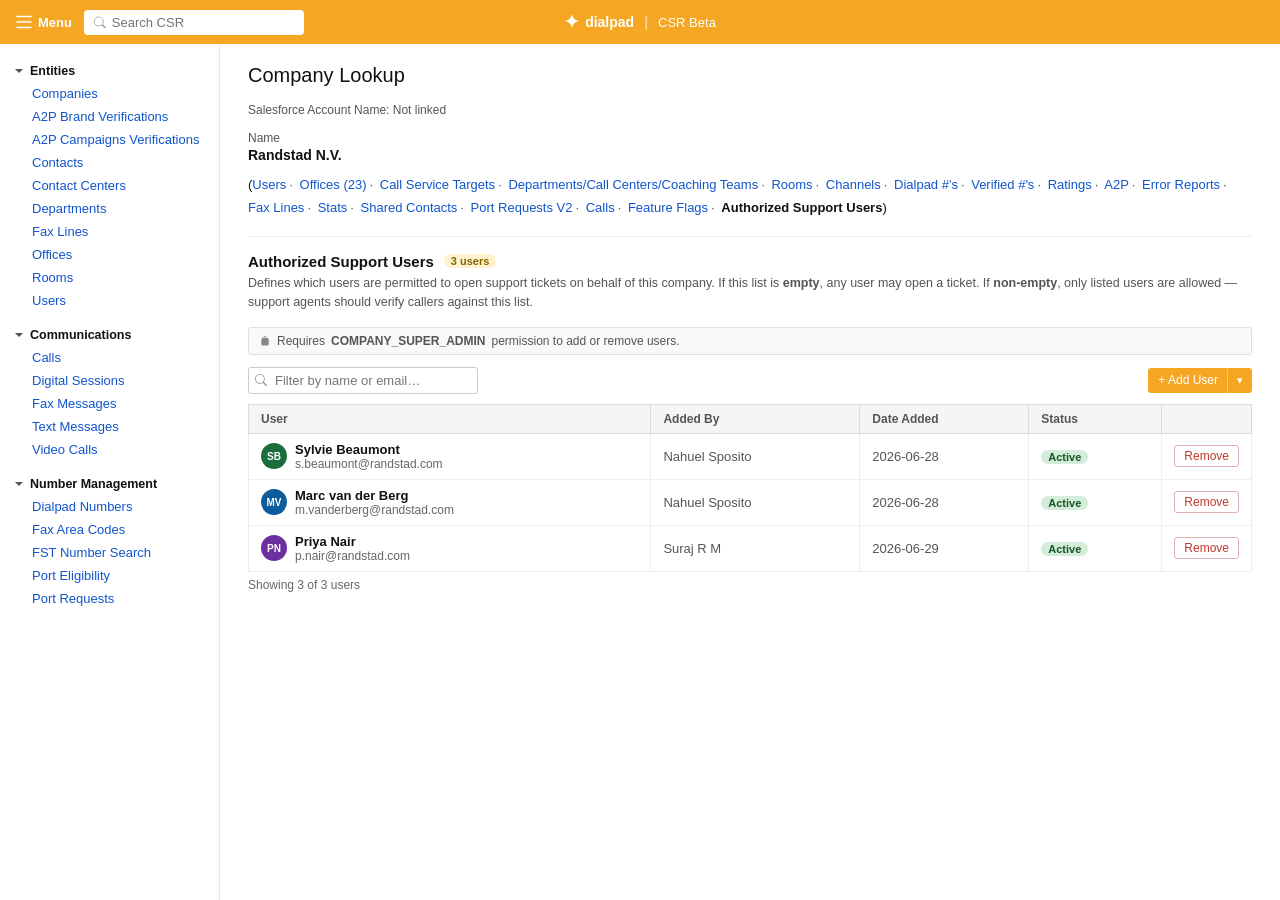
<file: dp-196322-authorized-support-users.html>
<!DOCTYPE html>
<html lang="en">
<head>
  <meta charset="UTF-8" />
  <meta name="viewport" content="width=device-width, initial-scale=1.0" />
  <title>CSR – Authorized Support Users · DP-196322</title>
  <style>
    *, *::before, *::after { box-sizing: border-box; margin: 0; padding: 0; }

    body {
      font-family: -apple-system, BlinkMacSystemFont, 'Segoe UI', Roboto, sans-serif;
      font-size: 13px;
      background: #fff;
      color: #111;
    }

    /* ── Top bar ───────────────────────────────────────────── */
    .topbar {
      height: 44px;
      background: #F5A623;
      display: flex;
      align-items: center;
      padding: 0 16px;
      gap: 12px;
      position: sticky;
      top: 0;
      z-index: 100;
    }
    .topbar-menu {
      display: flex; align-items: center; gap: 6px;
      color: #fff; font-size: 13px; font-weight: 600; cursor: pointer;
      background: none; border: none;
    }
    .topbar-search {
      display: flex; align-items: center; gap: 6px;
      background: #fff; border-radius: 4px;
      padding: 5px 10px; width: 220px;
      font-size: 13px; color: #666;
    }
    .topbar-search input {
      border: none; outline: none; background: transparent;
      font-size: 13px; color: #111; width: 100%;
    }
    .topbar-logo {
      position: absolute; left: 50%; transform: translateX(-50%);
      display: flex; align-items: center; gap: 6px;
      color: #fff; font-size: 14px; font-weight: 600;
    }
    .topbar-logo .star { font-size: 18px; }
    .topbar-logo .divider { color: rgba(255,255,255,.5); margin: 0 4px; }
    .topbar-logo .csr-label { font-size: 13px; font-weight: 400; }

    /* ── Layout ────────────────────────────────────────────── */
    .layout { display: flex; min-height: calc(100vh - 44px); }

    /* ── Sidebar ───────────────────────────────────────────── */
    .sidebar {
      width: 220px;
      background: #fff;
      border-right: 1px solid #e5e7eb;
      padding: 12px 0;
      flex-shrink: 0;
    }
    .sidebar-section {
      display: flex; align-items: center; gap: 6px;
      padding: 8px 14px 4px;
      font-size: 12.5px; font-weight: 700; color: #111;
      cursor: pointer; user-select: none;
    }
    .sidebar-section svg { color: #555; flex-shrink: 0; }
    .sidebar a {
      display: block;
      padding: 4px 14px 4px 32px;
      font-size: 13px; color: #1155cc;
      text-decoration: none;
    }
    .sidebar a:hover { text-decoration: underline; }
    .sidebar a.active { font-weight: 700; color: #111; text-decoration: none; }

    /* ── Main ──────────────────────────────────────────────── */
    .main { flex: 1; padding: 20px 28px 60px; overflow-y: auto; }

    /* ── Page title ────────────────────────────────────────── */
    .page-title { font-size: 20px; font-weight: 400; margin-bottom: 16px; color: #111; }

    /* ── Company nav bar (dot-separated links) ─────────────── */
    .company-nav {
      font-size: 13px; color: #111; margin-bottom: 16px; line-height: 1.8;
    }
    .company-nav a { color: #1155cc; text-decoration: none; }
    .company-nav a:hover { text-decoration: underline; }
    .company-nav .sep { color: #555; margin: 0 3px; }
    .company-nav .active-link { color: #111; font-weight: 600; }

    /* ── Section heading ───────────────────────────────────── */
    .section-heading {
      font-size: 15px; font-weight: 700; margin-bottom: 4px; color: #111;
      display: flex; align-items: center; gap: 10px;
    }
    .section-sub {
      font-size: 12.5px; color: #555; line-height: 1.55; margin-bottom: 14px;
    }

    /* ── Labels / field layout ─────────────────────────────── */
    .field-label { font-size: 12px; color: #555; margin-bottom: 2px; margin-top: 14px; }
    .field-value { font-size: 13px; color: #111; }

    /* ── Info banners ──────────────────────────────────────── */
    .banner {
      display: flex; align-items: flex-start; gap: 8px;
      padding: 8px 12px; font-size: 12.5px; line-height: 1.5;
      margin-bottom: 12px; border-left: 3px solid;
    }
    .banner-blue  { background: #f0f4ff; border-color: #4285f4; color: #1a3a8f; }
    .banner-amber { background: #fffbf0; border-color: #F5A623; color: #7a4f00; }
    .banner svg { flex-shrink: 0; margin-top: 1px; }

    /* ── RBAC notice ───────────────────────────────────────── */
    .rbac-note {
      font-size: 12px; color: #555; background: #f9f9f9;
      border: 1px solid #e0e0e0; border-radius: 3px;
      padding: 6px 10px; margin-bottom: 12px;
      display: flex; align-items: center; gap: 6px;
    }

    /* ── Toolbar ───────────────────────────────────────────── */
    .toolbar { display: flex; align-items: center; justify-content: space-between; gap: 8px; margin-bottom: 10px; flex-wrap: wrap; }
    .toolbar-left, .toolbar-right { display: flex; align-items: center; gap: 8px; }

    /* ── Inputs ────────────────────────────────────────────── */
    .input {
      padding: 5px 8px; border: 1px solid #ccc; border-radius: 3px;
      font-size: 13px; outline: none; color: #111;
    }
    .input:focus { border-color: #4285f4; box-shadow: 0 0 0 2px rgba(66,133,244,.15); }
    .search-wrap { position: relative; }
    .search-wrap .icon { position: absolute; left: 7px; top: 50%; transform: translateY(-50%); color: #999; }
    .input.with-icon { padding-left: 26px; }

    /* ── Buttons ───────────────────────────────────────────── */
    .btn {
      display: inline-flex; align-items: center; gap: 4px;
      padding: 5px 12px; border-radius: 3px;
      font-size: 13px; font-weight: 500; cursor: pointer;
      border: 1px solid transparent;
    }
    .btn:disabled { opacity: .4; cursor: not-allowed; }
    .btn-primary  { background: #F5A623; color: #fff; border-color: #F5A623; }
    .btn-primary:hover:not(:disabled)  { background: #e0941a; }
    .btn-default  { background: #fff; color: #333; border-color: #ccc; }
    .btn-default:hover:not(:disabled)  { background: #f5f5f5; }
    .btn-link     { background: none; border: none; color: #1155cc; font-size: 13px; cursor: pointer; padding: 0; }
    .btn-link:hover { text-decoration: underline; }
    .btn-danger   { background: #fff; color: #c0392b; border-color: #e0b0b0; }
    .btn-danger:hover:not(:disabled)   { background: #fdf0f0; }
    .btn-sm { padding: 3px 9px; font-size: 12px; }

    /* ── Split / dropdown button ───────────────────────────── */
    .btn-split { display: inline-flex; position: relative; }
    .btn-split .btn-split-main {
      border-radius: 3px 0 0 3px; border-right: 1px solid rgba(255,255,255,.35);
    }
    .btn-split .btn-split-caret {
      border-radius: 0 3px 3px 0; padding: 5px 8px;
      background: #F5A623; color: #fff; border: 1px solid #F5A623;
      cursor: pointer; font-size: 11px;
    }
    .btn-split .btn-split-caret:hover { background: #e0941a; border-color: #e0941a; }
    .btn-split-menu {
      position: absolute; top: calc(100% + 4px); right: 0;
      background: #fff; border: 1px solid #ddd; border-radius: 3px;
      box-shadow: 0 4px 12px rgba(0,0,0,.12);
      min-width: 190px; z-index: 50;
      display: none;
    }
    .btn-split-menu.open { display: block; }
    .btn-split-menu button {
      display: flex; align-items: center; gap: 8px;
      width: 100%; padding: 9px 14px;
      background: none; border: none; text-align: left;
      font-size: 13px; color: #111; cursor: pointer;
    }
    .btn-split-menu button:hover { background: #fffcf5; }
    .btn-split-menu button svg { color: #888; flex-shrink: 0; }
    .btn-split-menu .menu-divider { border-top: 1px solid #f0f0f0; }

    /* ── Table ─────────────────────────────────────────────── */
    table { width: 100%; border-collapse: collapse; font-size: 13px; }
    thead th {
      background: #f5f5f5; padding: 7px 12px;
      text-align: left; font-size: 12px; font-weight: 700;
      color: #555; border: 1px solid #ddd;
    }
    tbody td { padding: 8px 12px; border: 1px solid #eee; vertical-align: middle; }
    tbody tr:hover td { background: #fffdf5; }

    .user-cell { display: flex; align-items: center; gap: 8px; }
    .avatar { width: 26px; height: 26px; border-radius: 50%; display: flex; align-items: center; justify-content: center; font-size: 10px; font-weight: 800; color: #fff; flex-shrink: 0; }
    .u-name  { font-weight: 600; }
    .u-email { font-size: 12px; color: #666; }

    .empty-state { text-align: center; padding: 40px 20px; color: #888; border: 1px solid #eee; }
    .empty-state p { margin-top: 8px; font-size: 13px; line-height: 1.6; }

    .table-footer { display: flex; align-items: center; justify-content: space-between; padding: 6px 0 0; font-size: 12px; color: #666; }

    /* ── Badge ─────────────────────────────────────────────── */
    .badge { display: inline-flex; align-items: center; padding: 1px 7px; border-radius: 10px; font-size: 11px; font-weight: 600; }
    .badge-green  { background: #d4edda; color: #155724; }
    .badge-gray   { background: #e9ecef; color: #495057; }
    .badge-amber  { background: #fff3cd; color: #856404; }

    /* ── Upload zone ───────────────────────────────────────── */
    .upload-zone {
      border: 2px dashed #F5A623; border-radius: 4px;
      padding: 32px 20px; text-align: center;
      background: #fffcf5; cursor: pointer; transition: .12s;
    }
    .upload-zone:hover, .upload-zone.over { background: #fff3d6; }
    .upload-zone p { font-size: 13px; color: #555; line-height: 1.7; margin-top: 6px; }
    .upload-zone strong { color: #c77d00; }
    #csv-file-input { display: none; }

    /* ── CSV preview ───────────────────────────────────────── */
    .csv-preview-header { display: flex; align-items: center; justify-content: space-between; margin: 12px 0 8px; font-size: 13px; }
    .csv-row { display: flex; align-items: center; justify-content: space-between; padding: 4px 0; border-bottom: 1px solid #f0f0f0; font-size: 12.5px; }
    .csv-row:last-child { border-bottom: none; }
    .csv-ok   { color: #155724; }
    .csv-skip { color: #777; }
    .csv-err  { color: #c0392b; }

    /* ── Modal ─────────────────────────────────────────────── */
    .overlay {
      position: fixed; inset: 0; background: rgba(0,0,0,.5);
      display: none; align-items: center; justify-content: center; z-index: 200;
    }
    .overlay.open { display: flex; }
    .modal {
      background: #fff; border-radius: 4px;
      width: 480px; max-height: 82vh;
      display: flex; flex-direction: column;
      box-shadow: 0 8px 32px rgba(0,0,0,.22);
      overflow: hidden;
    }
    .modal.modal-sm { width: 400px; }
    .modal.modal-lg { width: 560px; }
    .modal-head {
      padding: 14px 18px; border-bottom: 1px solid #e0e0e0;
      display: flex; align-items: center; justify-content: space-between;
      background: #f9f9f9;
    }
    .modal-head h3 { font-size: 14px; font-weight: 700; color: #111; }
    .modal-close {
      background: none; border: none; cursor: pointer;
      color: #777; font-size: 20px; line-height: 1; padding: 0 2px;
    }
    .modal-close:hover { color: #111; }
    .modal-body { padding: 16px 18px; overflow-y: auto; flex: 1; }
    .modal-foot {
      padding: 10px 18px; border-top: 1px solid #e0e0e0;
      display: flex; justify-content: flex-end; align-items: center; gap: 8px;
      background: #f9f9f9;
    }
    .modal-foot .sel-count { margin-right: auto; font-size: 12px; color: #666; }

    /* ── Add-user list ─────────────────────────────────────── */
    .user-opt {
      display: flex; align-items: center; gap: 9px;
      padding: 7px 8px; border-bottom: 1px solid #f0f0f0; cursor: pointer;
    }
    .user-opt:last-child { border-bottom: none; }
    .user-opt:hover:not(.disabled) { background: #fffcf5; }
    .user-opt.selected { background: #fff8e8; }
    .user-opt.disabled { opacity: .55; cursor: default; }
    .user-opt input[type=checkbox] { accent-color: #F5A623; flex-shrink: 0; }

    /* ── Toast ─────────────────────────────────────────────── */
    .toasts { position: fixed; bottom: 20px; right: 20px; z-index: 300; display: flex; flex-direction: column; gap: 6px; }
    .toast {
      padding: 10px 14px; border-radius: 3px; font-size: 13px;
      color: #fff; box-shadow: 0 4px 12px rgba(0,0,0,.2);
      min-width: 250px; display: flex; align-items: center; gap: 7px;
      animation: tin .15s ease;
    }
    .toast-ok  { background: #2e7d32; }
    .toast-err { background: #c0392b; }
    @keyframes tin { from { transform: translateY(10px); opacity: 0; } to { transform: translateY(0); opacity: 1; } }

    /* ── Divider ───────────────────────────────────────────── */
    hr { border: none; border-top: 1px solid #eee; margin: 16px 0; }
  </style>
</head>
<body>

<!-- TOP BAR -->
<div class="topbar">
  <button class="topbar-menu">
    <svg width="16" height="16" viewBox="0 0 16 16" fill="white"><path d="M1 2.5h14M1 8h14M1 13.5h14" stroke="white" stroke-width="1.5" stroke-linecap="round"/></svg>
    Menu
  </button>
  <div class="topbar-search">
    <svg width="13" height="13" viewBox="0 0 16 16" fill="#999"><path d="M11.742 10.344a6.5 6.5 0 1 0-1.397 1.398l3.85 3.85a1 1 0 0 0 1.415-1.414l-3.85-3.85a1.007 1.007 0 0 0-.116-.099zM12 6.5a5.5 5.5 0 1 1-11 0 5.5 5.5 0 0 1 11 0z"/></svg>
    <input type="text" placeholder="Search CSR">
  </div>
  <div class="topbar-logo">
    <span class="star">✦</span>
    dialpad
    <span class="divider">|</span>
    <span class="csr-label">CSR Beta</span>
  </div>
</div>

<div class="layout">

  <!-- SIDEBAR -->
  <nav class="sidebar">
    <div class="sidebar-section">
      <svg width="10" height="10" viewBox="0 0 10 10" fill="currentColor"><path d="M1 3l4 4 4-4"/></svg>
      Entities
    </div>
    <a href="#">Companies</a>
    <a href="#">A2P Brand Verifications</a>
    <a href="#">A2P Campaigns Verifications</a>
    <a href="#">Contacts</a>
    <a href="#">Contact Centers</a>
    <a href="#">Departments</a>
    <a href="#">Fax Lines</a>
    <a href="#">Offices</a>
    <a href="#">Rooms</a>
    <a href="#">Users</a>

    <div class="sidebar-section" style="margin-top:8px;">
      <svg width="10" height="10" viewBox="0 0 10 10" fill="currentColor"><path d="M1 3l4 4 4-4"/></svg>
      Communications
    </div>
    <a href="#">Calls</a>
    <a href="#">Digital Sessions</a>
    <a href="#">Fax Messages</a>
    <a href="#">Text Messages</a>
    <a href="#">Video Calls</a>

    <div class="sidebar-section" style="margin-top:8px;">
      <svg width="10" height="10" viewBox="0 0 10 10" fill="currentColor"><path d="M1 3l4 4 4-4"/></svg>
      Number Management
    </div>
    <a href="#">Dialpad Numbers</a>
    <a href="#">Fax Area Codes</a>
    <a href="#">FST Number Search</a>
    <a href="#">Port Eligibility</a>
    <a href="#">Port Requests</a>
  </nav>

  <!-- MAIN CONTENT -->
  <main class="main">

    <div class="page-title">Company Lookup</div>

    <div class="field-label">Salesforce Account Name: Not linked</div>
    <div class="field-label">Name</div>
    <div class="field-value" style="margin-bottom:10px; font-size:14px; font-weight:600;">Randstad N.V.</div>

    <!-- DOT-SEPARATED NAV -->
    <div class="company-nav">
      (<a href="#">Users</a><span class="sep">·</span>
      <a href="#">Offices (23)</a><span class="sep">·</span>
      <a href="#">Call Service Targets</a><span class="sep">·</span>
      <a href="#">Departments/Call Centers/Coaching Teams</a><span class="sep">·</span>
      <a href="#">Rooms</a><span class="sep">·</span>
      <a href="#">Channels</a><span class="sep">·</span>
      <a href="#">Dialpad #'s</a><span class="sep">·</span>
      <a href="#">Verified #'s</a><span class="sep">·</span>
      <a href="#">Ratings</a><span class="sep">·</span>
      <a href="#">A2P</a><span class="sep">·</span>
      <a href="#">Error Reports</a><span class="sep">·</span>
      <a href="#">Fax Lines</a><span class="sep">·</span>
      <a href="#">Stats</a><span class="sep">·</span>
      <a href="#">Shared Contacts</a><span class="sep">·</span>
      <a href="#">Port Requests V2</a><span class="sep">·</span>
      <a href="#">Calls</a><span class="sep">·</span>
      <a href="#">Feature Flags</a><span class="sep">·</span>
      <span class="active-link">Authorized Support Users</span>)
    </div>

    <hr>

    <!-- AUTHORIZED SUPPORT USERS SECTION -->
    <div class="section-heading">
      Authorized Support Users
      <span class="badge badge-amber" id="count-badge">3 users</span>
    </div>
    <div class="section-sub">
      Defines which users are permitted to open support tickets on behalf of this company.
      If this list is <strong>empty</strong>, any user may open a ticket.
      If <strong>non-empty</strong>, only listed users are allowed — support agents should verify callers against this list.
    </div>

    <!-- RBAC notice -->
    <div class="rbac-note">
      <svg width="12" height="12" viewBox="0 0 16 16" fill="#888"><path d="M8 1a2 2 0 0 1 2 2v1h1a2 2 0 0 1 2 2v6a2 2 0 0 1-2 2H5a2 2 0 0 1-2-2V6a2 2 0 0 1 2-2h1V3a2 2 0 0 1 2-2zm1 3V3a1 1 0 0 0-2 0v1h2z"/></svg>
      Requires <strong>COMPANY_SUPER_ADMIN</strong> permission to add or remove users.
    </div>

    <!-- TOOLBAR -->
    <div class="toolbar">
      <div class="toolbar-left">
        <div class="search-wrap">
          <svg class="icon" width="12" height="12" viewBox="0 0 16 16" fill="currentColor"><path d="M11.742 10.344a6.5 6.5 0 1 0-1.397 1.398l3.85 3.85a1 1 0 0 0 1.415-1.414l-3.85-3.85a1.007 1.007 0 0 0-.116-.099zM12 6.5a5.5 5.5 0 1 1-11 0 5.5 5.5 0 0 1 11 0z"/></svg>
          <input class="input with-icon" style="width:230px;" type="text" placeholder="Filter by name or email…" id="user-search" oninput="renderTable()">
        </div>
      </div>
      <div class="toolbar-right">
        <!-- Split button: main action + dropdown caret -->
        <div class="btn-split" id="add-user-split">
          <button class="btn btn-primary btn-sm btn-split-main" onclick="openAddModal()">+ Add User</button>
          <button class="btn-split-caret" onclick="toggleAddMenu(event)" title="More options">▾</button>
          <div class="btn-split-menu" id="add-user-menu">
            <button onclick="openAddModal(); closeAddMenu()">
              <svg width="13" height="13" viewBox="0 0 16 16" fill="currentColor"><path d="M8 8a3 3 0 1 0 0-6 3 3 0 0 0 0 6zm2-3a2 2 0 1 1-4 0 2 2 0 0 1 4 0zm4 8c0 1-1 1-1 1H3s-1 0-1-1 1-4 6-4 6 3 6 4zm-1-.004c-.001-.246-.154-.986-.832-1.664C11.516 10.68 10.289 10 8 10c-2.29 0-3.516.68-4.168 1.332-.678.678-.83 1.418-.832 1.664h10z"/></svg>
              Add from user list
            </button>
            <div class="menu-divider"></div>
            <button onclick="openCsvModal(); closeAddMenu()">
              <svg width="13" height="13" viewBox="0 0 16 16" fill="currentColor"><path d="M.5 9.9a.5.5 0 0 1 .5.5v2.5a1 1 0 0 0 1 1h12a1 1 0 0 0 1-1v-2.5a.5.5 0 0 1 1 0v2.5a2 2 0 0 1-2 2H2a2 2 0 0 1-2-2v-2.5a.5.5 0 0 1 .5-.5z"/><path d="M7.646 1.146a.5.5 0 0 1 .708 0l3 3a.5.5 0 0 1-.708.708L8.5 2.707V11.5a.5.5 0 0 1-1 0V2.707L5.354 4.854a.5.5 0 1 1-.708-.708l3-3z"/></svg>
              Bulk upload CSV
            </button>
          </div>
        </div>
      </div>
    </div>

    <!-- USER TABLE -->
    <table id="user-table">
      <thead>
        <tr>
          <th>User</th>
          <th>Added By</th>
          <th>Date Added</th>
          <th>Status</th>
          <th style="width:80px;"></th>
        </tr>
      </thead>
      <tbody id="user-tbody"></tbody>
    </table>

    <div class="empty-state" id="empty-state" style="display:none;">
      <div style="color:#bbb; font-size:28px;">👥</div>
      <p>No authorized users yet.<br>
      Any user from this company can currently open a support ticket.<br>
      <button class="btn btn-primary btn-sm" style="margin-top:12px;" onclick="openAddModal()">+ Add First User</button></p>
    </div>

    <div class="table-footer" id="table-footer">
      <span id="footer-label"></span>
    </div>

  </main>
</div>


<!-- ════════════════════════════════════════════
     ADD USER MODAL
════════════════════════════════════════════ -->
<div class="overlay" id="add-overlay">
  <div class="modal">
    <div class="modal-head">
      <h3>Add Authorized Support User</h3>
      <button class="modal-close" onclick="closeModal('add-overlay')">×</button>
    </div>
    <div class="modal-body">
      <p style="font-size:12.5px; color:#555; margin-bottom:10px;">
        Select one or more active users from <strong>Randstad N.V.</strong>
      </p>
      <div class="search-wrap" style="margin-bottom:10px;">
        <svg class="icon" width="12" height="12" viewBox="0 0 16 16" fill="currentColor"><path d="M11.742 10.344a6.5 6.5 0 1 0-1.397 1.398l3.85 3.85a1 1 0 0 0 1.415-1.414l-3.85-3.85a1.007 1.007 0 0 0-.116-.099zM12 6.5a5.5 5.5 0 1 1-11 0 5.5 5.5 0 0 1 11 0z"/></svg>
        <input class="input with-icon" style="width:100%;" type="text" id="add-search"
          placeholder="Search by name or email…" oninput="renderAddList()">
      </div>
      <div id="add-user-list" style="max-height:320px; overflow-y:auto; border:1px solid #eee; border-radius:3px;"></div>
    </div>
    <div class="modal-foot">
      <span class="sel-count" id="sel-count"></span>
      <button class="btn btn-default" onclick="closeModal('add-overlay')">Cancel</button>
      <button class="btn btn-primary" id="add-confirm-btn" onclick="confirmAdd()" disabled>Add Selected</button>
    </div>
  </div>
</div>

<!-- ════════════════════════════════════════════
     CSV UPLOAD MODAL
════════════════════════════════════════════ -->
<div class="overlay" id="csv-overlay">
  <div class="modal modal-lg">
    <div class="modal-head">
      <h3>Bulk Upload Users (CSV)</h3>
      <button class="modal-close" onclick="closeModal('csv-overlay')">×</button>
    </div>
    <div class="modal-body">
      <p style="font-size:13px; color:#555; margin-bottom:12px;">
        Upload a <code>.csv</code> file with an <strong>email</strong> column. Only email addresses from
        <strong>@randstad.com</strong> domains are accepted. A preview will be shown before any users are imported.
        &nbsp;<button class="btn-link" onclick="downloadTemplate()">Download template CSV ↓</button>
      </p>

      <div class="upload-zone" id="upload-zone"
        onclick="document.getElementById('csv-file-input').click()"
        ondragover="dzOver(event,'upload-zone')"
        ondragleave="dzOut(event,'upload-zone')"
        ondrop="dzDrop(event,'upload-zone')">
        <svg width="28" height="28" viewBox="0 0 16 16" fill="#F5A623"><path d="M.5 9.9a.5.5 0 0 1 .5.5v2.5a1 1 0 0 0 1 1h12a1 1 0 0 0 1-1v-2.5a.5.5 0 0 1 1 0v2.5a2 2 0 0 1-2 2H2a2 2 0 0 1-2-2v-2.5a.5.5 0 0 1 .5-.5z"/><path d="M7.646 1.146a.5.5 0 0 1 .708 0l3 3a.5.5 0 0 1-.708.708L8.5 2.707V11.5a.5.5 0 0 1-1 0V2.707L5.354 4.854a.5.5 0 1 1-.708-.708l3-3z"/></svg>
        <p>Drop your CSV here or <strong>click to browse</strong><br>
          <span style="font-size:11.5px; color:#888;">.csv only · max 500 rows · must contain an <code>email</code> column</span>
        </p>
      </div>
      <input type="file" id="csv-file-input" accept=".csv" onchange="handleCsvFile(event)">

      <div id="csv-preview" style="display:none;">
        <div class="csv-preview-header">
          <strong id="csv-count-label"></strong>
        </div>
        <div id="csv-rows"></div>
      </div>
    </div>
    <div class="modal-foot">
      <button class="btn btn-default" onclick="closeModal('csv-overlay')">Cancel</button>
      <button class="btn btn-primary" id="csv-import-btn" onclick="doImport()" style="display:none;">Import valid users</button>
    </div>
  </div>
</div>

<!-- ════════════════════════════════════════════
     REMOVE CONFIRM MODAL
════════════════════════════════════════════ -->
<div class="overlay" id="remove-overlay">
  <div class="modal modal-sm">
    <div class="modal-head">
      <h3>Remove authorized user?</h3>
      <button class="modal-close" onclick="closeModal('remove-overlay')">×</button>
    </div>
    <div class="modal-body">
      <p id="remove-text" style="font-size:13px; line-height:1.6;"></p>
      <div class="banner banner-amber" style="margin-top:12px;">
        <svg width="13" height="13" viewBox="0 0 16 16" fill="currentColor"><path d="M8.982 1.566a1.13 1.13 0 0 0-1.96 0L.165 13.233c-.457.778.091 1.767.98 1.767h13.713c.889 0 1.438-.99.98-1.767L8.982 1.566zM8 5c.535 0 .954.462.9.995l-.35 3.507a.552.552 0 0 1-1.1 0L7.1 5.995A.905.905 0 0 1 8 5zm.002 6a1 1 0 1 1 0 2 1 1 0 0 1 0-2z"/></svg>
        <span>This user will no longer be permitted to open support tickets for this company.</span>
      </div>
    </div>
    <div class="modal-foot">
      <button class="btn btn-default" onclick="closeModal('remove-overlay')">Cancel</button>
      <button class="btn btn-danger" onclick="confirmRemove()">Remove</button>
    </div>
  </div>
</div>

<!-- Toasts -->
<div class="toasts" id="toasts"></div>


<script>
/* ── Data ───────────────────────────────────────────────────── */
const COLORS = ['#c77d00','#1a6e3c','#0d5c9e','#6b2fa0','#c0392b','#0f766e'];
const mkAvatar = (name, id) => {
  const initials = name.split(' ').map(w => w[0]).join('').slice(0, 2).toUpperCase();
  return `<div class="avatar" style="background:${COLORS[id % COLORS.length]}">${initials}</div>`;
};

let authorized = [
  { id:1, name:'Sylvie Beaumont',   email:'s.beaumont@randstad.com',   addedBy:'Nahuel Sposito', addedAt:'2026-06-28' },
  { id:2, name:'Marc van der Berg', email:'m.vanderberg@randstad.com',  addedBy:'Nahuel Sposito', addedAt:'2026-06-28' },
  { id:3, name:'Priya Nair',         email:'p.nair@randstad.com',        addedBy:'Suraj R M',      addedAt:'2026-06-29' },
];

const companyPool = [
  { id:1,  name:'Sylvie Beaumont',    email:'s.beaumont@randstad.com' },
  { id:2,  name:'Marc van der Berg',  email:'m.vanderberg@randstad.com' },
  { id:3,  name:'Priya Nair',          email:'p.nair@randstad.com' },
  { id:4,  name:'David Okonkwo',       email:'d.okonkwo@randstad.com' },
  { id:5,  name:'Anika Schulz',        email:'a.schulz@randstad.com' },
  { id:6,  name:'Thomas Müller',       email:'t.muller@randstad.com' },
  { id:7,  name:'Li Wei',              email:'l.wei@randstad.com' },
  { id:8,  name:'Fatima Al-Hassan',    email:'f.alhassan@randstad.com' },
  { id:9,  name:'Carlos Rivera',       email:'c.rivera@randstad.com' },
  { id:10, name:'Emma Lindqvist',      email:'e.lindqvist@randstad.com' },
];

let selectedIds = new Set();
let pendingRemoveId = null;
let parsedCsvRows = [];

/* ── Modal open / close ─────────────────────────────────────── */
function openModal(id)  { document.getElementById(id).classList.add('open'); }
function closeModal(id) { document.getElementById(id).classList.remove('open'); }

document.addEventListener('click', e => {
  if (e.target.classList.contains('overlay')) e.target.classList.remove('open');
  if (!e.target.closest('#add-user-split')) closeAddMenu();
});

/* ── Add-user dropdown menu ─────────────────────────────────── */
function toggleAddMenu(e) {
  e.stopPropagation();
  document.getElementById('add-user-menu').classList.toggle('open');
}
function closeAddMenu() {
  document.getElementById('add-user-menu').classList.remove('open');
}

/* ── Table ──────────────────────────────────────────────────── */
function renderTable() {
  const q = (document.getElementById('user-search').value || '').toLowerCase();
  const rows = authorized.filter(u =>
    u.name.toLowerCase().includes(q) || u.email.toLowerCase().includes(q)
  );

  document.getElementById('count-badge').textContent =
    `${authorized.length} user${authorized.length !== 1 ? 's' : ''}`;

  const tbody  = document.getElementById('user-tbody');
  const empty  = document.getElementById('empty-state');
  const footer = document.getElementById('table-footer');

  if (!rows.length) {
    tbody.innerHTML = '';
    empty.style.display = 'block';
    footer.style.display = 'none';
    return;
  }

  empty.style.display = 'none';
  footer.style.display = 'flex';
  document.getElementById('footer-label').textContent =
    `Showing ${rows.length} of ${authorized.length} user${authorized.length !== 1 ? 's' : ''}`;

  tbody.innerHTML = rows.map(u => `
    <tr>
      <td>
        <div class="user-cell">
          ${mkAvatar(u.name, u.id)}
          <div>
            <div class="u-name">${u.name}</div>
            <div class="u-email">${u.email}</div>
          </div>
        </div>
      </td>
      <td style="color:#555;">${u.addedBy}</td>
      <td style="color:#555;">${u.addedAt}</td>
      <td><span class="badge badge-green">Active</span></td>
      <td>
        <button class="btn btn-danger btn-sm" onclick="promptRemove(${u.id})">Remove</button>
      </td>
    </tr>
  `).join('');
}

/* ── Add user modal ─────────────────────────────────────────── */
function openAddModal() {
  selectedIds = new Set();
  document.getElementById('add-search').value = '';
  renderAddList();
  updateAddBtn();
  openModal('add-overlay');
}

function renderAddList() {
  const q = document.getElementById('add-search').value.toLowerCase();
  const authIds = new Set(authorized.map(u => u.id));
  const rows = companyPool.filter(u =>
    u.name.toLowerCase().includes(q) || u.email.toLowerCase().includes(q)
  );

  document.getElementById('add-user-list').innerHTML = rows.length
    ? rows.map(u => {
        const already = authIds.has(u.id);
        const sel = selectedIds.has(u.id);
        return `
          <div class="user-opt${already ? ' disabled' : ''}${sel ? ' selected' : ''}"
               onclick="${already ? '' : `toggleSel(${u.id})`}">
            <input type="checkbox" ${already || sel ? 'checked' : ''} ${already ? 'disabled' : ''}>
            ${mkAvatar(u.name, u.id)}
            <div>
              <div class="u-name">${u.name}
                ${already ? '<span class="badge badge-gray" style="font-size:10px;margin-left:4px;">Already added</span>' : ''}
              </div>
              <div class="u-email">${u.email}</div>
            </div>
          </div>`;
      }).join('')
    : '<p style="color:#888;font-size:12.5px;padding:10px;">No users match that search.</p>';
}

function toggleSel(id) {
  selectedIds.has(id) ? selectedIds.delete(id) : selectedIds.add(id);
  renderAddList();
  updateAddBtn();
}

function updateAddBtn() {
  const n = selectedIds.size;
  document.getElementById('add-confirm-btn').disabled = n === 0;
  document.getElementById('sel-count').textContent = n ? `${n} user${n > 1 ? 's' : ''} selected` : '';
}

function confirmAdd() {
  const today = new Date().toISOString().slice(0, 10);
  const added = companyPool.filter(u => selectedIds.has(u.id));
  added.forEach(u => authorized.push({
    id: u.id, name: u.name, email: u.email, addedBy: 'Suraj R M', addedAt: today
  }));
  const n = added.length;
  closeModal('add-overlay');
  renderTable();
  showToast(`${n} user${n > 1 ? 's' : ''} added to the authorized list.`, 'ok');
}

/* ── CSV modal ──────────────────────────────────────────────── */
function openCsvModal() {
  document.getElementById('csv-preview').style.display = 'none';
  document.getElementById('csv-import-btn').style.display = 'none';
  document.getElementById('csv-file-input').value = '';
  parsedCsvRows = [];
  openModal('csv-overlay');
}

/* ── Remove modal ───────────────────────────────────────────── */
function promptRemove(id) {
  pendingRemoveId = id;
  const u = authorized.find(u => u.id === id);
  document.getElementById('remove-text').textContent =
    `Remove ${u.name} (${u.email}) from the authorized support users list?`;
  openModal('remove-overlay');
}

function confirmRemove() {
  const u = authorized.find(u => u.id === pendingRemoveId);
  authorized = authorized.filter(u => u.id !== pendingRemoveId);
  pendingRemoveId = null;
  closeModal('remove-overlay');
  renderTable();
  showToast(`${u.name} removed from the authorized list.`, 'ok');
}

/* ── CSV handling ───────────────────────────────────────────── */
const ALLOWED_DOMAIN = 'randstad.com';

function parseCsvText(text) {
  const lines = text.trim().split(/\r?\n/);
  const header = lines[0].split(',').map(h => h.trim().toLowerCase());
  const emailIdx = header.indexOf('email');
  if (emailIdx === -1) return null;

  const authEmails = new Set(authorized.map(u => u.email.toLowerCase()));
  return lines.slice(1).map(line => {
    const email = (line.split(',')[emailIdx] || '').trim().replace(/"/g, '');
    if (!email) return null;
    const domain = email.split('@')[1] || '';
    const domainOk = domain === ALLOWED_DOMAIN || domain.endsWith('.' + ALLOWED_DOMAIN);
    if (!domainOk) return { email, status: 'err', reason: `Domain not allowed (must be @${ALLOWED_DOMAIN})` };
    if (authEmails.has(email.toLowerCase())) return { email, status: 'skip', reason: 'Already in list' };
    return { email, status: 'ok', reason: '' };
  }).filter(Boolean);
}

function handleCsvFile(event) {
  const file = event.target.files[0];
  if (!file) return;
  const reader = new FileReader();
  reader.onload = e => {
    const rows = parseCsvText(e.target.result);
    if (!rows) { showToast('CSV must have an "email" column.', 'err'); return; }
    parsedCsvRows = rows;
    renderCsvPreview(rows);
  };
  reader.readAsText(file);
}

function renderCsvPreview(rows) {
  const ok   = rows.filter(r => r.status === 'ok').length;
  const skip = rows.filter(r => r.status === 'skip').length;
  const err  = rows.filter(r => r.status === 'err').length;
  document.getElementById('csv-preview').style.display = 'block';
  document.getElementById('csv-count-label').textContent =
    `${rows.length} rows parsed — ${ok} will be added, ${skip} already in list, ${err} invalid`;
  document.getElementById('csv-import-btn').style.display = ok > 0 ? 'inline-flex' : 'none';
  document.getElementById('csv-rows').innerHTML =
    rows.slice(0, 15).map(r => `
      <div class="csv-row">
        <span>${r.email}</span>
        <span class="${r.status === 'ok' ? 'csv-ok' : r.status === 'skip' ? 'csv-skip' : 'csv-err'}">
          ${r.status === 'ok' ? '✓ Will be added' : r.status === 'skip' ? '— Already in list' : '✗ ' + r.reason}
        </span>
      </div>`).join('') +
    (rows.length > 15 ? `<div class="csv-row" style="color:#999;">…and ${rows.length - 15} more rows</div>` : '');
}

function doImport() {
  const today = new Date().toISOString().slice(0, 10);
  const valid = parsedCsvRows.filter(r => r.status === 'ok');
  valid.forEach((r, i) => {
    const name = r.email.split('@')[0].replace(/\./g, ' ').replace(/\b\w/g, c => c.toUpperCase());
    authorized.push({ id: 200 + i, name, email: r.email, addedBy: 'Suraj R M (CSV)', addedAt: today });
  });
  document.getElementById('csv-preview').style.display = 'none';
  document.getElementById('csv-file-input').value = '';
  parsedCsvRows = [];
  closeModal('csv-overlay');
  renderTable();
  showToast(`${valid.length} user${valid.length !== 1 ? 's' : ''} imported from CSV.`, 'ok');
}

function downloadTemplate() {
  const a = Object.assign(document.createElement('a'), {
    href: URL.createObjectURL(new Blob(
      ['email\ns.beaumont@randstad.com\nm.vanderberg@randstad.com\n'],
      { type: 'text/csv' }
    )),
    download: 'authorized_support_users_template.csv',
  });
  a.click();
}

/* ── Drag-and-drop ──────────────────────────────────────────── */
function dzOver(e, id) { e.preventDefault(); document.getElementById(id).classList.add('over'); }
function dzOut(e, id)  { document.getElementById(id).classList.remove('over'); }
function dzDrop(e, id) {
  e.preventDefault();
  document.getElementById(id).classList.remove('over');
  const file = e.dataTransfer.files[0];
  if (file) handleCsvFile({ target: { files: [file] } });
}

/* ── Toast ──────────────────────────────────────────────────── */
function showToast(msg, type = 'ok') {
  const el = Object.assign(document.createElement('div'), {
    className: `toast toast-${type}`,
    textContent: (type === 'ok' ? '✓  ' : '✕  ') + msg,
  });
  document.getElementById('toasts').appendChild(el);
  setTimeout(() => el.remove(), 3500);
}

/* ── Init ───────────────────────────────────────────────────── */
renderTable();
</script>

</body>
</html>
</file>
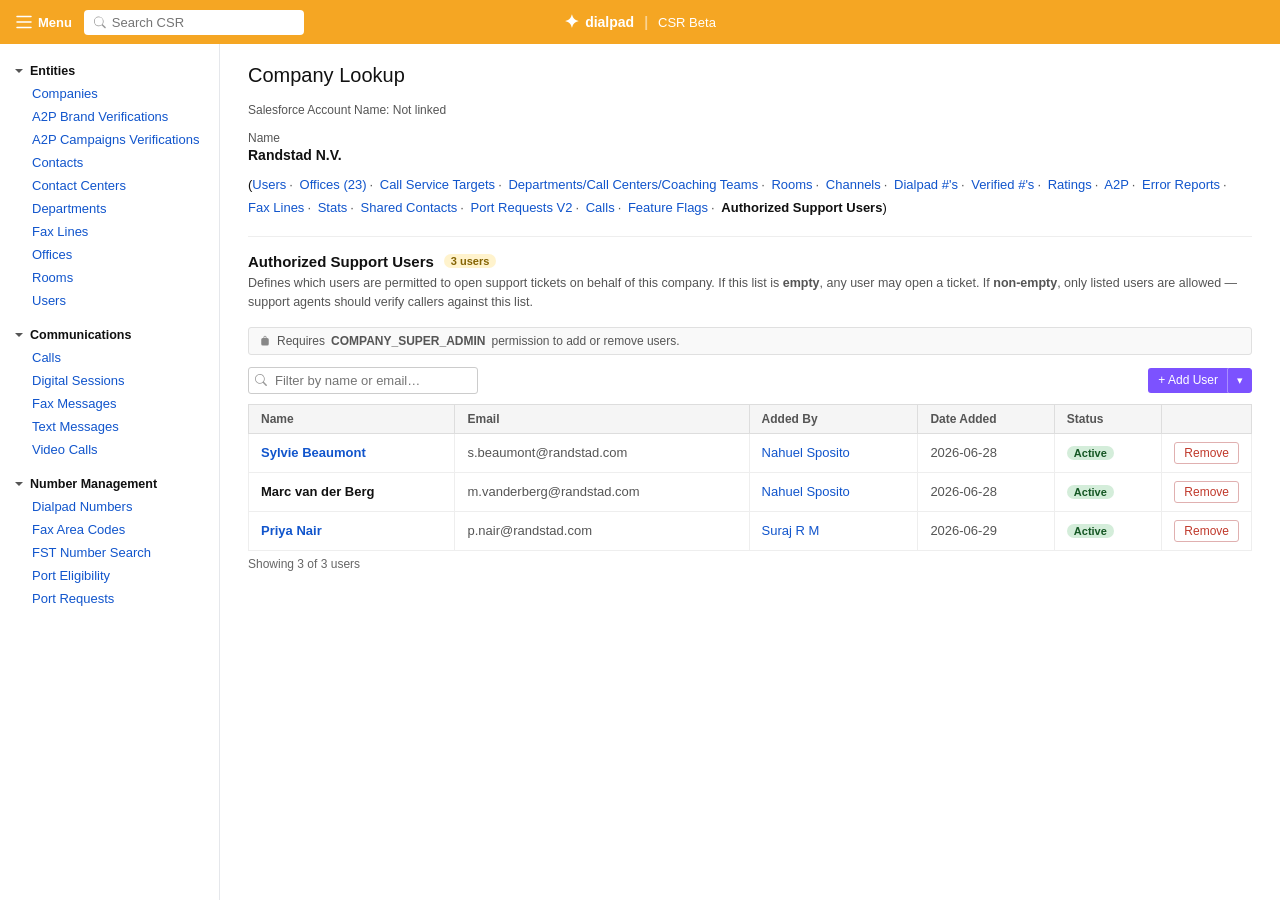
<file: dp-196322-v3.html>
<!DOCTYPE html>
<html lang="en">
<head>
  <meta charset="UTF-8" />
  <meta name="viewport" content="width=device-width, initial-scale=1.0" />
  <title>CSR – Authorized Support Users · DP-196322</title>
  <style>
    *, *::before, *::after { box-sizing: border-box; margin: 0; padding: 0; }

    body {
      font-family: -apple-system, BlinkMacSystemFont, 'Segoe UI', Roboto, sans-serif;
      font-size: 13px;
      background: #fff;
      color: #111;
    }

    /* ── Top bar ───────────────────────────────────────────── */
    .topbar {
      height: 44px;
      background: #F5A623;
      display: flex;
      align-items: center;
      padding: 0 16px;
      gap: 12px;
      position: sticky;
      top: 0;
      z-index: 100;
    }
    .topbar-menu {
      display: flex; align-items: center; gap: 6px;
      color: #fff; font-size: 13px; font-weight: 600; cursor: pointer;
      background: none; border: none;
    }
    .topbar-search {
      display: flex; align-items: center; gap: 6px;
      background: #fff; border-radius: 4px;
      padding: 5px 10px; width: 220px;
      font-size: 13px; color: #666;
    }
    .topbar-search input {
      border: none; outline: none; background: transparent;
      font-size: 13px; color: #111; width: 100%;
    }
    .topbar-logo {
      position: absolute; left: 50%; transform: translateX(-50%);
      display: flex; align-items: center; gap: 6px;
      color: #fff; font-size: 14px; font-weight: 600;
    }
    .topbar-logo .star { font-size: 18px; }
    .topbar-logo .divider { color: rgba(255,255,255,.5); margin: 0 4px; }
    .topbar-logo .csr-label { font-size: 13px; font-weight: 400; }

    /* ── Layout ────────────────────────────────────────────── */
    .layout { display: flex; min-height: calc(100vh - 44px); }

    /* ── Sidebar ───────────────────────────────────────────── */
    .sidebar {
      width: 220px;
      background: #fff;
      border-right: 1px solid #e5e7eb;
      padding: 12px 0;
      flex-shrink: 0;
    }
    .sidebar-section {
      display: flex; align-items: center; gap: 6px;
      padding: 8px 14px 4px;
      font-size: 12.5px; font-weight: 700; color: #111;
      cursor: pointer; user-select: none;
    }
    .sidebar-section svg { color: #555; flex-shrink: 0; }
    .sidebar a {
      display: block;
      padding: 4px 14px 4px 32px;
      font-size: 13px; color: #1155cc;
      text-decoration: none;
    }
    .sidebar a:hover { text-decoration: underline; }
    .sidebar a.active { font-weight: 700; color: #111; text-decoration: none; }

    /* ── Main ──────────────────────────────────────────────── */
    .main { flex: 1; padding: 20px 28px 60px; overflow-y: auto; }

    /* ── Page title ────────────────────────────────────────── */
    .page-title { font-size: 20px; font-weight: 400; margin-bottom: 16px; color: #111; }

    /* ── Company nav bar (dot-separated links) ─────────────── */
    .company-nav {
      font-size: 13px; color: #111; margin-bottom: 16px; line-height: 1.8;
    }
    .company-nav a { color: #1155cc; text-decoration: none; }
    .company-nav a:hover { text-decoration: underline; }
    .company-nav .sep { color: #555; margin: 0 3px; }
    .company-nav .active-link { color: #111; font-weight: 600; }

    /* ── Section heading ───────────────────────────────────── */
    .section-heading {
      font-size: 15px; font-weight: 700; margin-bottom: 4px; color: #111;
      display: flex; align-items: center; gap: 10px;
    }
    .section-sub {
      font-size: 12.5px; color: #555; line-height: 1.55; margin-bottom: 14px;
    }

    /* ── Labels / field layout ─────────────────────────────── */
    .field-label { font-size: 12px; color: #555; margin-bottom: 2px; margin-top: 14px; }
    .field-value { font-size: 13px; color: #111; }

    /* ── Info banners ──────────────────────────────────────── */
    .banner {
      display: flex; align-items: flex-start; gap: 8px;
      padding: 8px 12px; font-size: 12.5px; line-height: 1.5;
      margin-bottom: 12px; border-left: 3px solid;
    }
    .banner-blue  { background: #f0f4ff; border-color: #4285f4; color: #1a3a8f; }
    .banner-amber { background: #fffbf0; border-color: #F5A623; color: #7a4f00; }
    .banner svg { flex-shrink: 0; margin-top: 1px; }

    /* ── RBAC notice ───────────────────────────────────────── */
    .rbac-note {
      font-size: 12px; color: #555; background: #f9f9f9;
      border: 1px solid #e0e0e0; border-radius: 3px;
      padding: 6px 10px; margin-bottom: 12px;
      display: flex; align-items: center; gap: 6px;
    }

    /* ── Toolbar ───────────────────────────────────────────── */
    .toolbar { display: flex; align-items: center; justify-content: space-between; gap: 8px; margin-bottom: 10px; flex-wrap: wrap; }
    .toolbar-left, .toolbar-right { display: flex; align-items: center; gap: 8px; }

    /* ── Inputs ────────────────────────────────────────────── */
    .input {
      padding: 5px 8px; border: 1px solid #ccc; border-radius: 3px;
      font-size: 13px; outline: none; color: #111;
    }
    .input:focus { border-color: #4285f4; box-shadow: 0 0 0 2px rgba(66,133,244,.15); }
    .search-wrap { position: relative; }
    .search-wrap .icon { position: absolute; left: 7px; top: 50%; transform: translateY(-50%); color: #999; }
    .input.with-icon { padding-left: 26px; }

    /* ── Buttons ───────────────────────────────────────────── */
    .btn {
      display: inline-flex; align-items: center; gap: 4px;
      padding: 5px 12px; border-radius: 3px;
      font-size: 13px; font-weight: 500; cursor: pointer;
      border: 1px solid transparent;
    }
    .btn:disabled { opacity: .4; cursor: not-allowed; }
    .btn-primary  { background: #7C52FF; color: #fff; border-color: #7C52FF; }
    .btn-primary:hover:not(:disabled)  { background: #6340e0; }
    .btn-default  { background: #fff; color: #333; border-color: #ccc; }
    .btn-default:hover:not(:disabled)  { background: #f5f5f5; }
    .btn-link     { background: none; border: none; color: #1155cc; font-size: 13px; cursor: pointer; padding: 0; }
    .btn-link:hover { text-decoration: underline; }
    .btn-danger   { background: #fff; color: #c0392b; border-color: #e0b0b0; }
    .btn-danger:hover:not(:disabled)   { background: #fdf0f0; }
    .btn-sm { padding: 3px 9px; font-size: 12px; }

    /* ── Split / dropdown button ───────────────────────────── */
    .btn-split { display: inline-flex; position: relative; }
    .btn-split .btn-split-main {
      border-radius: 3px 0 0 3px; border-right: 1px solid rgba(255,255,255,.35);
    }
    .btn-split .btn-split-caret {
      border-radius: 0 3px 3px 0; padding: 5px 8px;
      background: #7C52FF; color: #fff; border: 1px solid #7C52FF;
      cursor: pointer; font-size: 11px;
    }
    .btn-split .btn-split-caret:hover { background: #6340e0; border-color: #6340e0; }
    .btn-split-menu {
      position: absolute; top: calc(100% + 4px); right: 0;
      background: #fff; border: 1px solid #ddd; border-radius: 3px;
      box-shadow: 0 4px 12px rgba(0,0,0,.12);
      min-width: 190px; z-index: 50;
      display: none;
    }
    .btn-split-menu.open { display: block; }
    .btn-split-menu button {
      display: flex; align-items: center; gap: 8px;
      width: 100%; padding: 9px 14px;
      background: none; border: none; text-align: left;
      font-size: 13px; color: #111; cursor: pointer;
    }
    .btn-split-menu button:hover { background: #fffcf5; }
    .btn-split-menu button svg { color: #888; flex-shrink: 0; }
    .btn-split-menu .menu-divider { border-top: 1px solid #f0f0f0; }

    /* ── Table ─────────────────────────────────────────────── */
    table { width: 100%; border-collapse: collapse; font-size: 13px; }
    thead th {
      background: #f5f5f5; padding: 7px 12px;
      text-align: left; font-size: 12px; font-weight: 700;
      color: #555; border: 1px solid #ddd;
    }
    tbody td { padding: 8px 12px; border: 1px solid #eee; vertical-align: middle; }
    tbody tr:hover td { background: #fffdf5; }

    .user-cell { display: flex; align-items: center; gap: 8px; }
    .avatar { width: 26px; height: 26px; border-radius: 50%; display: flex; align-items: center; justify-content: center; font-size: 10px; font-weight: 800; color: #fff; flex-shrink: 0; }
    .u-name  { font-weight: 600; }
    .u-email { font-size: 12px; color: #666; }

    .empty-state { text-align: center; padding: 40px 20px; color: #888; border: 1px solid #eee; }
    .empty-state p { margin-top: 8px; font-size: 13px; line-height: 1.6; }

    .table-footer { display: flex; align-items: center; justify-content: space-between; padding: 6px 0 0; font-size: 12px; color: #666; }

    /* ── Badge ─────────────────────────────────────────────── */
    .badge { display: inline-flex; align-items: center; padding: 1px 7px; border-radius: 10px; font-size: 11px; font-weight: 600; }
    .badge-green  { background: #d4edda; color: #155724; }
    .badge-gray   { background: #e9ecef; color: #495057; }
    .badge-amber  { background: #fff3cd; color: #856404; }

    /* ── Upload zone ───────────────────────────────────────── */
    .upload-zone {
      border: 2px dashed #F5A623; border-radius: 4px;
      padding: 32px 20px; text-align: center;
      background: #fffcf5; cursor: pointer; transition: .12s;
    }
    .upload-zone:hover, .upload-zone.over { background: #fff3d6; }
    .upload-zone p { font-size: 13px; color: #555; line-height: 1.7; margin-top: 6px; }
    .upload-zone strong { color: #c77d00; }
    #csv-file-input { display: none; }

    /* ── CSV preview ───────────────────────────────────────── */
    .csv-preview-header { display: flex; align-items: center; justify-content: space-between; margin: 12px 0 8px; font-size: 13px; }
    .csv-row { display: flex; align-items: center; justify-content: space-between; padding: 4px 0; border-bottom: 1px solid #f0f0f0; font-size: 12.5px; }
    .csv-row:last-child { border-bottom: none; }
    .csv-ok   { color: #155724; }
    .csv-skip { color: #777; }
    .csv-err  { color: #c0392b; }

    /* ── Modal ─────────────────────────────────────────────── */
    .overlay {
      position: fixed; inset: 0; background: rgba(0,0,0,.5);
      display: none; align-items: center; justify-content: center; z-index: 200;
    }
    .overlay.open { display: flex; }
    .modal {
      background: #fff; border-radius: 4px;
      width: 480px; max-height: 82vh;
      display: flex; flex-direction: column;
      box-shadow: 0 8px 32px rgba(0,0,0,.22);
      overflow: hidden;
    }
    .modal.modal-sm { width: 400px; }
    .modal.modal-lg { width: 560px; }
    .modal-head {
      padding: 14px 18px; border-bottom: 1px solid #e0e0e0;
      display: flex; align-items: center; justify-content: space-between;
      background: #f9f9f9;
    }
    .modal-head h3 { font-size: 14px; font-weight: 700; color: #111; }
    .modal-close {
      background: none; border: none; cursor: pointer;
      color: #777; font-size: 20px; line-height: 1; padding: 0 2px;
    }
    .modal-close:hover { color: #111; }
    .modal-body { padding: 16px 18px; overflow-y: auto; flex: 1; }
    .modal-foot {
      padding: 10px 18px; border-top: 1px solid #e0e0e0;
      display: flex; justify-content: flex-end; align-items: center; gap: 8px;
      background: #f9f9f9;
    }
    .modal-foot .sel-count { margin-right: auto; font-size: 12px; color: #666; }

    /* ── Add-user list ─────────────────────────────────────── */
    .user-opt {
      display: flex; align-items: center; gap: 9px;
      padding: 7px 8px; border-bottom: 1px solid #f0f0f0; cursor: pointer;
    }
    .user-opt:last-child { border-bottom: none; }
    .user-opt:hover:not(.disabled) { background: #fffcf5; }
    .user-opt.selected { background: #fff8e8; }
    .user-opt.disabled { opacity: .55; cursor: default; }
    .user-opt input[type=checkbox] { accent-color: #F5A623; flex-shrink: 0; }

    /* ── Toast ─────────────────────────────────────────────── */
    .toasts { position: fixed; bottom: 20px; right: 20px; z-index: 300; display: flex; flex-direction: column; gap: 6px; }
    .toast {
      padding: 10px 14px; border-radius: 3px; font-size: 13px;
      color: #fff; box-shadow: 0 4px 12px rgba(0,0,0,.2);
      min-width: 250px; display: flex; align-items: center; gap: 7px;
      animation: tin .15s ease;
    }
    .toast-ok  { background: #2e7d32; }
    .toast-err { background: #c0392b; }
    @keyframes tin { from { transform: translateY(10px); opacity: 0; } to { transform: translateY(0); opacity: 1; } }

    /* ── Divider ───────────────────────────────────────────── */
    hr { border: none; border-top: 1px solid #eee; margin: 16px 0; }
  </style>
</head>
<body>

<!-- TOP BAR -->
<div class="topbar">
  <button class="topbar-menu">
    <svg width="16" height="16" viewBox="0 0 16 16" fill="white"><path d="M1 2.5h14M1 8h14M1 13.5h14" stroke="white" stroke-width="1.5" stroke-linecap="round"/></svg>
    Menu
  </button>
  <div class="topbar-search">
    <svg width="13" height="13" viewBox="0 0 16 16" fill="#999"><path d="M11.742 10.344a6.5 6.5 0 1 0-1.397 1.398l3.85 3.85a1 1 0 0 0 1.415-1.414l-3.85-3.85a1.007 1.007 0 0 0-.116-.099zM12 6.5a5.5 5.5 0 1 1-11 0 5.5 5.5 0 0 1 11 0z"/></svg>
    <input type="text" placeholder="Search CSR">
  </div>
  <div class="topbar-logo">
    <span class="star">✦</span>
    dialpad
    <span class="divider">|</span>
    <span class="csr-label">CSR Beta</span>
  </div>
</div>

<div class="layout">

  <!-- SIDEBAR -->
  <nav class="sidebar">
    <div class="sidebar-section">
      <svg width="10" height="10" viewBox="0 0 10 10" fill="currentColor"><path d="M1 3l4 4 4-4"/></svg>
      Entities
    </div>
    <a href="#">Companies</a>
    <a href="#">A2P Brand Verifications</a>
    <a href="#">A2P Campaigns Verifications</a>
    <a href="#">Contacts</a>
    <a href="#">Contact Centers</a>
    <a href="#">Departments</a>
    <a href="#">Fax Lines</a>
    <a href="#">Offices</a>
    <a href="#">Rooms</a>
    <a href="#">Users</a>

    <div class="sidebar-section" style="margin-top:8px;">
      <svg width="10" height="10" viewBox="0 0 10 10" fill="currentColor"><path d="M1 3l4 4 4-4"/></svg>
      Communications
    </div>
    <a href="#">Calls</a>
    <a href="#">Digital Sessions</a>
    <a href="#">Fax Messages</a>
    <a href="#">Text Messages</a>
    <a href="#">Video Calls</a>

    <div class="sidebar-section" style="margin-top:8px;">
      <svg width="10" height="10" viewBox="0 0 10 10" fill="currentColor"><path d="M1 3l4 4 4-4"/></svg>
      Number Management
    </div>
    <a href="#">Dialpad Numbers</a>
    <a href="#">Fax Area Codes</a>
    <a href="#">FST Number Search</a>
    <a href="#">Port Eligibility</a>
    <a href="#">Port Requests</a>
  </nav>

  <!-- MAIN CONTENT -->
  <main class="main">

    <div class="page-title">Company Lookup</div>

    <div class="field-label">Salesforce Account Name: Not linked</div>
    <div class="field-label">Name</div>
    <div class="field-value" style="margin-bottom:10px; font-size:14px; font-weight:600;">Randstad N.V.</div>

    <!-- DOT-SEPARATED NAV -->
    <div class="company-nav">
      (<a href="#">Users</a><span class="sep">·</span>
      <a href="#">Offices (23)</a><span class="sep">·</span>
      <a href="#">Call Service Targets</a><span class="sep">·</span>
      <a href="#">Departments/Call Centers/Coaching Teams</a><span class="sep">·</span>
      <a href="#">Rooms</a><span class="sep">·</span>
      <a href="#">Channels</a><span class="sep">·</span>
      <a href="#">Dialpad #'s</a><span class="sep">·</span>
      <a href="#">Verified #'s</a><span class="sep">·</span>
      <a href="#">Ratings</a><span class="sep">·</span>
      <a href="#">A2P</a><span class="sep">·</span>
      <a href="#">Error Reports</a><span class="sep">·</span>
      <a href="#">Fax Lines</a><span class="sep">·</span>
      <a href="#">Stats</a><span class="sep">·</span>
      <a href="#">Shared Contacts</a><span class="sep">·</span>
      <a href="#">Port Requests V2</a><span class="sep">·</span>
      <a href="#">Calls</a><span class="sep">·</span>
      <a href="#">Feature Flags</a><span class="sep">·</span>
      <span class="active-link">Authorized Support Users</span>)
    </div>

    <hr>

    <!-- AUTHORIZED SUPPORT USERS SECTION -->
    <div class="section-heading">
      Authorized Support Users
      <span class="badge badge-amber" id="count-badge">3 users</span>
    </div>
    <div class="section-sub">
      Defines which users are permitted to open support tickets on behalf of this company.
      If this list is <strong>empty</strong>, any user may open a ticket.
      If <strong>non-empty</strong>, only listed users are allowed — support agents should verify callers against this list.
    </div>

    <!-- RBAC notice -->
    <div class="rbac-note">
      <svg width="12" height="12" viewBox="0 0 16 16" fill="#888"><path d="M8 1a2 2 0 0 1 2 2v1h1a2 2 0 0 1 2 2v6a2 2 0 0 1-2 2H5a2 2 0 0 1-2-2V6a2 2 0 0 1 2-2h1V3a2 2 0 0 1 2-2zm1 3V3a1 1 0 0 0-2 0v1h2z"/></svg>
      Requires <strong>COMPANY_SUPER_ADMIN</strong> permission to add or remove users.
    </div>

    <!-- TOOLBAR -->
    <div class="toolbar">
      <div class="toolbar-left">
        <div class="search-wrap">
          <svg class="icon" width="12" height="12" viewBox="0 0 16 16" fill="currentColor"><path d="M11.742 10.344a6.5 6.5 0 1 0-1.397 1.398l3.85 3.85a1 1 0 0 0 1.415-1.414l-3.85-3.85a1.007 1.007 0 0 0-.116-.099zM12 6.5a5.5 5.5 0 1 1-11 0 5.5 5.5 0 0 1 11 0z"/></svg>
          <input class="input with-icon" style="width:230px;" type="text" placeholder="Filter by name or email…" id="user-search" oninput="renderTable()">
        </div>
      </div>
      <div class="toolbar-right">
        <!-- Split button: main action + dropdown caret -->
        <div class="btn-split" id="add-user-split">
          <button class="btn btn-primary btn-sm btn-split-main" onclick="openAddModal()">+ Add User</button>
          <button class="btn-split-caret" onclick="toggleAddMenu(event)" title="More options">▾</button>
          <div class="btn-split-menu" id="add-user-menu">
            <button onclick="openAddModal(); closeAddMenu()">
              <svg width="13" height="13" viewBox="0 0 16 16" fill="currentColor"><path d="M8 8a3 3 0 1 0 0-6 3 3 0 0 0 0 6zm2-3a2 2 0 1 1-4 0 2 2 0 0 1 4 0zm4 8c0 1-1 1-1 1H3s-1 0-1-1 1-4 6-4 6 3 6 4zm-1-.004c-.001-.246-.154-.986-.832-1.664C11.516 10.68 10.289 10 8 10c-2.29 0-3.516.68-4.168 1.332-.678.678-.83 1.418-.832 1.664h10z"/></svg>
              Add from user list
            </button>
            <div class="menu-divider"></div>
            <button onclick="openCsvModal(); closeAddMenu()">
              <svg width="13" height="13" viewBox="0 0 16 16" fill="currentColor"><path d="M.5 9.9a.5.5 0 0 1 .5.5v2.5a1 1 0 0 0 1 1h12a1 1 0 0 0 1-1v-2.5a.5.5 0 0 1 1 0v2.5a2 2 0 0 1-2 2H2a2 2 0 0 1-2-2v-2.5a.5.5 0 0 1 .5-.5z"/><path d="M7.646 1.146a.5.5 0 0 1 .708 0l3 3a.5.5 0 0 1-.708.708L8.5 2.707V11.5a.5.5 0 0 1-1 0V2.707L5.354 4.854a.5.5 0 1 1-.708-.708l3-3z"/></svg>
              Bulk upload CSV
            </button>
          </div>
        </div>
      </div>
    </div>

    <!-- USER TABLE -->
    <table id="user-table">
      <thead>
        <tr>
          <th>Name</th>
          <th>Email</th>
          <th>Added By</th>
          <th>Date Added</th>
          <th>Status</th>
          <th style="width:80px;"></th>
        </tr>
      </thead>
      <tbody id="user-tbody"></tbody>
    </table>

    <div class="empty-state" id="empty-state" style="display:none;">
      <div style="color:#bbb; font-size:28px;">👥</div>
      <p>No authorized users yet.<br>
      Any user from this company can currently open a support ticket.<br>
      <button class="btn btn-primary btn-sm" style="margin-top:12px;" onclick="openAddModal()">+ Add First User</button></p>
    </div>

    <div class="table-footer" id="table-footer">
      <span id="footer-label"></span>
    </div>

  </main>
</div>


<!-- ════════════════════════════════════════════
     ADD USER MODAL
════════════════════════════════════════════ -->
<div class="overlay" id="add-overlay">
  <div class="modal">
    <div class="modal-head">
      <h3>Add Authorized Support User</h3>
      <button class="modal-close" onclick="closeModal('add-overlay')">×</button>
    </div>
    <div class="modal-body">
      <p style="font-size:12.5px; color:#555; margin-bottom:10px;">
        Select one or more active users from <strong>Randstad N.V.</strong>
      </p>
      <div class="search-wrap" style="margin-bottom:10px;">
        <svg class="icon" width="12" height="12" viewBox="0 0 16 16" fill="currentColor"><path d="M11.742 10.344a6.5 6.5 0 1 0-1.397 1.398l3.85 3.85a1 1 0 0 0 1.415-1.414l-3.85-3.85a1.007 1.007 0 0 0-.116-.099zM12 6.5a5.5 5.5 0 1 1-11 0 5.5 5.5 0 0 1 11 0z"/></svg>
        <input class="input with-icon" style="width:100%;" type="text" id="add-search"
          placeholder="Search by name or email…" oninput="renderAddList()">
      </div>
      <div id="add-user-list" style="max-height:320px; overflow-y:auto; border:1px solid #eee; border-radius:3px;"></div>
    </div>
    <div class="modal-foot">
      <span class="sel-count" id="sel-count"></span>
      <button class="btn btn-default" onclick="closeModal('add-overlay')">Cancel</button>
      <button class="btn btn-primary" id="add-confirm-btn" onclick="confirmAdd()" disabled>Add Selected</button>
    </div>
  </div>
</div>

<!-- ════════════════════════════════════════════
     CSV UPLOAD MODAL
════════════════════════════════════════════ -->
<div class="overlay" id="csv-overlay">
  <div class="modal modal-lg">
    <div class="modal-head">
      <h3>Bulk Upload Users (CSV)</h3>
      <button class="modal-close" onclick="closeModal('csv-overlay')">×</button>
    </div>
    <div class="modal-body">
      <p style="font-size:13px; color:#555; margin-bottom:12px;">
        Upload a <code>.csv</code> file with an <strong>email</strong> column. Only email addresses from
        <strong>@randstad.com</strong> domains are accepted. A preview will be shown before any users are imported.
        &nbsp;<button class="btn-link" onclick="downloadTemplate()">Download template CSV ↓</button>
      </p>

      <div class="upload-zone" id="upload-zone"
        onclick="document.getElementById('csv-file-input').click()"
        ondragover="dzOver(event,'upload-zone')"
        ondragleave="dzOut(event,'upload-zone')"
        ondrop="dzDrop(event,'upload-zone')">
        <svg width="28" height="28" viewBox="0 0 16 16" fill="#F5A623"><path d="M.5 9.9a.5.5 0 0 1 .5.5v2.5a1 1 0 0 0 1 1h12a1 1 0 0 0 1-1v-2.5a.5.5 0 0 1 1 0v2.5a2 2 0 0 1-2 2H2a2 2 0 0 1-2-2v-2.5a.5.5 0 0 1 .5-.5z"/><path d="M7.646 1.146a.5.5 0 0 1 .708 0l3 3a.5.5 0 0 1-.708.708L8.5 2.707V11.5a.5.5 0 0 1-1 0V2.707L5.354 4.854a.5.5 0 1 1-.708-.708l3-3z"/></svg>
        <p>Drop your CSV here or <strong>click to browse</strong><br>
          <span style="font-size:11.5px; color:#888;">.csv only · max 500 rows · must contain an <code>email</code> column</span>
        </p>
      </div>
      <input type="file" id="csv-file-input" accept=".csv" onchange="handleCsvFile(event)">

      <div id="csv-preview" style="display:none;">
        <div class="csv-preview-header">
          <strong id="csv-count-label"></strong>
        </div>
        <div id="csv-rows"></div>
      </div>
    </div>
    <div class="modal-foot">
      <button class="btn btn-default" onclick="closeModal('csv-overlay')">Cancel</button>
      <button class="btn btn-primary" id="csv-import-btn" onclick="doImport()" style="display:none;">Import valid users</button>
    </div>
  </div>
</div>

<!-- ════════════════════════════════════════════
     REMOVE CONFIRM MODAL
════════════════════════════════════════════ -->
<div class="overlay" id="remove-overlay">
  <div class="modal modal-sm">
    <div class="modal-head">
      <h3>Remove authorized user?</h3>
      <button class="modal-close" onclick="closeModal('remove-overlay')">×</button>
    </div>
    <div class="modal-body">
      <p id="remove-text" style="font-size:13px; line-height:1.6;"></p>
      <div class="banner banner-amber" style="margin-top:12px;">
        <svg width="13" height="13" viewBox="0 0 16 16" fill="currentColor"><path d="M8.982 1.566a1.13 1.13 0 0 0-1.96 0L.165 13.233c-.457.778.091 1.767.98 1.767h13.713c.889 0 1.438-.99.98-1.767L8.982 1.566zM8 5c.535 0 .954.462.9.995l-.35 3.507a.552.552 0 0 1-1.1 0L7.1 5.995A.905.905 0 0 1 8 5zm.002 6a1 1 0 1 1 0 2 1 1 0 0 1 0-2z"/></svg>
        <span>This user will no longer be permitted to open support tickets for this company.</span>
      </div>
    </div>
    <div class="modal-foot">
      <button class="btn btn-default" onclick="closeModal('remove-overlay')">Cancel</button>
      <button class="btn btn-danger" onclick="confirmRemove()">Remove</button>
    </div>
  </div>
</div>

<!-- Toasts -->
<div class="toasts" id="toasts"></div>


<script>
/* ── Data ───────────────────────────────────────────────────── */
const COLORS = ['#c77d00','#1a6e3c','#0d5c9e','#6b2fa0','#c0392b','#0f766e'];
const mkAvatar = (name, id) => {
  const initials = name.split(' ').map(w => w[0]).join('').slice(0, 2).toUpperCase();
  return `<div class="avatar" style="background:${COLORS[id % COLORS.length]}">${initials}</div>`;
};

let authorized = [
  { id:1, name:'Sylvie Beaumont',   email:'s.beaumont@randstad.com',   addedBy:'Nahuel Sposito', addedAt:'2026-06-28', profileUrl:'#/users/sylvie-beaumont' },
  { id:2, name:'Marc van der Berg', email:'m.vanderberg@randstad.com',  addedBy:'Nahuel Sposito', addedAt:'2026-06-28', profileUrl:null },
  { id:3, name:'Priya Nair',         email:'p.nair@randstad.com',        addedBy:'Suraj R M',      addedAt:'2026-06-29', profileUrl:'#/users/priya-nair' },
];

const companyPool = [
  { id:1,  name:'Sylvie Beaumont',    email:'s.beaumont@randstad.com' },
  { id:2,  name:'Marc van der Berg',  email:'m.vanderberg@randstad.com' },
  { id:3,  name:'Priya Nair',          email:'p.nair@randstad.com' },
  { id:4,  name:'David Okonkwo',       email:'d.okonkwo@randstad.com' },
  { id:5,  name:'Anika Schulz',        email:'a.schulz@randstad.com' },
  { id:6,  name:'Thomas Müller',       email:'t.muller@randstad.com' },
  { id:7,  name:'Li Wei',              email:'l.wei@randstad.com' },
  { id:8,  name:'Fatima Al-Hassan',    email:'f.alhassan@randstad.com' },
  { id:9,  name:'Carlos Rivera',       email:'c.rivera@randstad.com' },
  { id:10, name:'Emma Lindqvist',      email:'e.lindqvist@randstad.com' },
];

let selectedIds = new Set();
let pendingRemoveId = null;
let parsedCsvRows = [];

/* ── Modal open / close ─────────────────────────────────────── */
function openModal(id)  { document.getElementById(id).classList.add('open'); }
function closeModal(id) { document.getElementById(id).classList.remove('open'); }

document.addEventListener('click', e => {
  if (e.target.classList.contains('overlay')) e.target.classList.remove('open');
  if (!e.target.closest('#add-user-split')) closeAddMenu();
});

/* ── Add-user dropdown menu ─────────────────────────────────── */
function toggleAddMenu(e) {
  e.stopPropagation();
  document.getElementById('add-user-menu').classList.toggle('open');
}
function closeAddMenu() {
  document.getElementById('add-user-menu').classList.remove('open');
}

/* ── Table ──────────────────────────────────────────────────── */
function renderTable() {
  const q = (document.getElementById('user-search').value || '').toLowerCase();
  const rows = authorized.filter(u =>
    u.name.toLowerCase().includes(q) || u.email.toLowerCase().includes(q)
  );

  document.getElementById('count-badge').textContent =
    `${authorized.length} user${authorized.length !== 1 ? 's' : ''}`;

  const tbody  = document.getElementById('user-tbody');
  const empty  = document.getElementById('empty-state');
  const footer = document.getElementById('table-footer');

  if (!rows.length) {
    tbody.innerHTML = '';
    empty.style.display = 'block';
    footer.style.display = 'none';
    return;
  }

  empty.style.display = 'none';
  footer.style.display = 'flex';
  document.getElementById('footer-label').textContent =
    `Showing ${rows.length} of ${authorized.length} user${authorized.length !== 1 ? 's' : ''}`;

  tbody.innerHTML = rows.map(u => `
    <tr>
      <td>
        ${u.profileUrl
          ? `<a href="${u.profileUrl}" style="color:#1155cc; text-decoration:none; font-weight:600;" onmouseover="this.style.textDecoration='underline'" onmouseout="this.style.textDecoration='none'">${u.name}</a>`
          : `<span style="font-weight:600;">${u.name}</span>`}
      </td>
      <td style="color:#555;">${u.email}</td>
      <td><a href="#" style="color:#1155cc; text-decoration:none;" onmouseover="this.style.textDecoration='underline'" onmouseout="this.style.textDecoration='none'">${u.addedBy}</a></td>
      <td style="color:#555;">${u.addedAt}</td>
      <td><span class="badge badge-green">Active</span></td>
      <td>
        <button class="btn btn-danger btn-sm" onclick="promptRemove(${u.id})">Remove</button>
      </td>
    </tr>
  `).join('');
}

/* ── Add user modal ─────────────────────────────────────────── */
function openAddModal() {
  selectedIds = new Set();
  document.getElementById('add-search').value = '';
  renderAddList();
  updateAddBtn();
  openModal('add-overlay');
}

function renderAddList() {
  const q = document.getElementById('add-search').value.toLowerCase();
  const authIds = new Set(authorized.map(u => u.id));
  const rows = companyPool.filter(u =>
    u.name.toLowerCase().includes(q) || u.email.toLowerCase().includes(q)
  );

  document.getElementById('add-user-list').innerHTML = rows.length
    ? rows.map(u => {
        const already = authIds.has(u.id);
        const sel = selectedIds.has(u.id);
        return `
          <div class="user-opt${already ? ' disabled' : ''}${sel ? ' selected' : ''}"
               onclick="${already ? '' : `toggleSel(${u.id})`}">
            <input type="checkbox" ${already || sel ? 'checked' : ''} ${already ? 'disabled' : ''}>
            <div>
              <div class="u-name">${u.name}
                ${already ? '<span class="badge badge-gray" style="font-size:10px;margin-left:4px;">Already added</span>' : ''}
              </div>
              <div class="u-email">${u.email}</div>
            </div>
          </div>`;
      }).join('')
    : '<p style="color:#888;font-size:12.5px;padding:10px;">No users match that search.</p>';
}

function toggleSel(id) {
  selectedIds.has(id) ? selectedIds.delete(id) : selectedIds.add(id);
  renderAddList();
  updateAddBtn();
}

function updateAddBtn() {
  const n = selectedIds.size;
  document.getElementById('add-confirm-btn').disabled = n === 0;
  document.getElementById('sel-count').textContent = n ? `${n} user${n > 1 ? 's' : ''} selected` : '';
}

function confirmAdd() {
  const today = new Date().toISOString().slice(0, 10);
  const added = companyPool.filter(u => selectedIds.has(u.id));
  added.forEach(u => authorized.push({
    id: u.id, name: u.name, email: u.email, addedBy: 'Suraj R M', addedAt: today
  }));
  const n = added.length;
  closeModal('add-overlay');
  renderTable();
  showToast(`${n} user${n > 1 ? 's' : ''} added to the authorized list.`, 'ok');
}

/* ── CSV modal ──────────────────────────────────────────────── */
function openCsvModal() {
  document.getElementById('csv-preview').style.display = 'none';
  document.getElementById('csv-import-btn').style.display = 'none';
  document.getElementById('csv-file-input').value = '';
  parsedCsvRows = [];
  openModal('csv-overlay');
}

/* ── Remove modal ───────────────────────────────────────────── */
function promptRemove(id) {
  pendingRemoveId = id;
  const u = authorized.find(u => u.id === id);
  document.getElementById('remove-text').textContent =
    `Remove ${u.name} (${u.email}) from the authorized support users list?`;
  openModal('remove-overlay');
}

function confirmRemove() {
  const u = authorized.find(u => u.id === pendingRemoveId);
  authorized = authorized.filter(u => u.id !== pendingRemoveId);
  pendingRemoveId = null;
  closeModal('remove-overlay');
  renderTable();
  showToast(`${u.name} removed from the authorized list.`, 'ok');
}

/* ── CSV handling ───────────────────────────────────────────── */
const ALLOWED_DOMAIN = 'randstad.com';

function parseCsvText(text) {
  const lines = text.trim().split(/\r?\n/);
  const header = lines[0].split(',').map(h => h.trim().toLowerCase());
  const emailIdx = header.indexOf('email');
  if (emailIdx === -1) return null;

  const authEmails = new Set(authorized.map(u => u.email.toLowerCase()));
  return lines.slice(1).map(line => {
    const email = (line.split(',')[emailIdx] || '').trim().replace(/"/g, '');
    if (!email) return null;
    const domain = email.split('@')[1] || '';
    const domainOk = domain === ALLOWED_DOMAIN || domain.endsWith('.' + ALLOWED_DOMAIN);
    if (!domainOk) return { email, status: 'err', reason: `Domain not allowed (must be @${ALLOWED_DOMAIN})` };
    if (authEmails.has(email.toLowerCase())) return { email, status: 'skip', reason: 'Already in list' };
    return { email, status: 'ok', reason: '' };
  }).filter(Boolean);
}

function handleCsvFile(event) {
  const file = event.target.files[0];
  if (!file) return;
  const reader = new FileReader();
  reader.onload = e => {
    const rows = parseCsvText(e.target.result);
    if (!rows) { showToast('CSV must have an "email" column.', 'err'); return; }
    parsedCsvRows = rows;
    renderCsvPreview(rows);
  };
  reader.readAsText(file);
}

function renderCsvPreview(rows) {
  const ok   = rows.filter(r => r.status === 'ok').length;
  const skip = rows.filter(r => r.status === 'skip').length;
  const err  = rows.filter(r => r.status === 'err').length;
  document.getElementById('csv-preview').style.display = 'block';
  document.getElementById('csv-count-label').textContent =
    `${rows.length} rows parsed — ${ok} will be added, ${skip} already in list, ${err} invalid`;
  document.getElementById('csv-import-btn').style.display = ok > 0 ? 'inline-flex' : 'none';
  document.getElementById('csv-rows').innerHTML =
    rows.slice(0, 15).map(r => `
      <div class="csv-row">
        <span>${r.email}</span>
        <span class="${r.status === 'ok' ? 'csv-ok' : r.status === 'skip' ? 'csv-skip' : 'csv-err'}">
          ${r.status === 'ok' ? '✓ Will be added' : r.status === 'skip' ? '— Already in list' : '✗ ' + r.reason}
        </span>
      </div>`).join('') +
    (rows.length > 15 ? `<div class="csv-row" style="color:#999;">…and ${rows.length - 15} more rows</div>` : '');
}

function doImport() {
  const today = new Date().toISOString().slice(0, 10);
  const valid = parsedCsvRows.filter(r => r.status === 'ok');
  valid.forEach((r, i) => {
    const name = r.email.split('@')[0].replace(/\./g, ' ').replace(/\b\w/g, c => c.toUpperCase());
    authorized.push({ id: 200 + i, name, email: r.email, addedBy: 'Suraj R M (CSV)', addedAt: today });
  });
  document.getElementById('csv-preview').style.display = 'none';
  document.getElementById('csv-file-input').value = '';
  parsedCsvRows = [];
  closeModal('csv-overlay');
  renderTable();
  showToast(`${valid.length} user${valid.length !== 1 ? 's' : ''} imported from CSV.`, 'ok');
}

function downloadTemplate() {
  const a = Object.assign(document.createElement('a'), {
    href: URL.createObjectURL(new Blob(
      ['email\ns.beaumont@randstad.com\nm.vanderberg@randstad.com\n'],
      { type: 'text/csv' }
    )),
    download: 'authorized_support_users_template.csv',
  });
  a.click();
}

/* ── Drag-and-drop ──────────────────────────────────────────── */
function dzOver(e, id) { e.preventDefault(); document.getElementById(id).classList.add('over'); }
function dzOut(e, id)  { document.getElementById(id).classList.remove('over'); }
function dzDrop(e, id) {
  e.preventDefault();
  document.getElementById(id).classList.remove('over');
  const file = e.dataTransfer.files[0];
  if (file) handleCsvFile({ target: { files: [file] } });
}

/* ── Toast ──────────────────────────────────────────────────── */
function showToast(msg, type = 'ok') {
  const el = Object.assign(document.createElement('div'), {
    className: `toast toast-${type}`,
    textContent: (type === 'ok' ? '✓  ' : '✕  ') + msg,
  });
  document.getElementById('toasts').appendChild(el);
  setTimeout(() => el.remove(), 3500);
}

/* ── Init ───────────────────────────────────────────────────── */
renderTable();
</script>

</body>
</html>
</file>
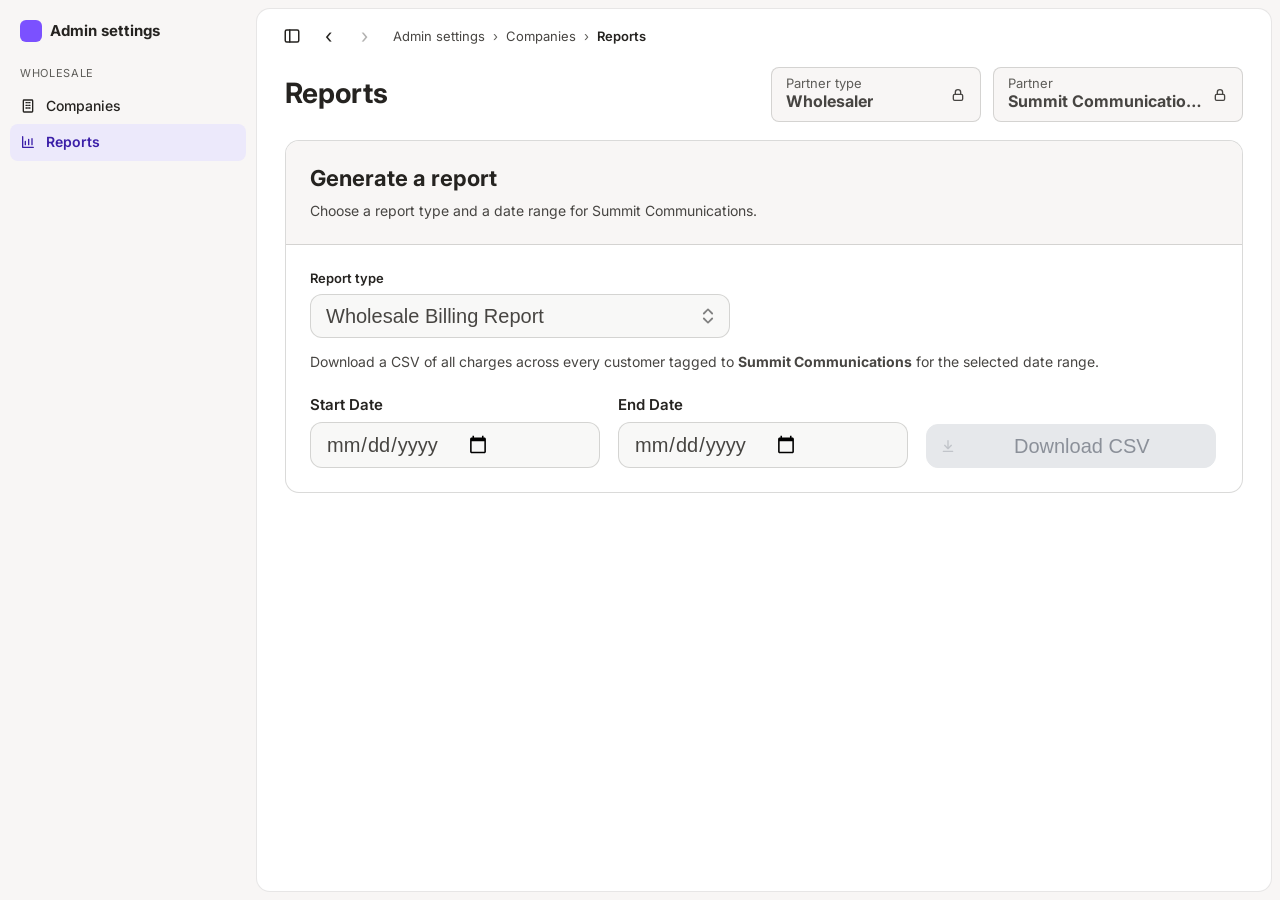
<file: reports.html>
<!doctype html>
<html lang="en"><head><meta charset="utf-8"><meta name="viewport" content="width=device-width, initial-scale=1">
<title>Reports</title>
<link href="https://fonts.googleapis.com/css2?family=Inter:wght@400;500;600;700&display=swap" rel="stylesheet">
<link rel="stylesheet" href="dialtone-default-theme.min.css">
<style>
:root{--side-w:248px}
*{box-sizing:border-box}
body{margin:0;font-family:Inter,-apple-system,"Segoe UI",Roboto,sans-serif;font-size:14px;line-height:1.45;
  color:var(--dt-color-foreground-primary);background:var(--dt-color-surface-primary)}
a{color:var(--dt-color-link-primary);text-decoration:none}
a:hover{text-decoration:underline}
.mockbar{background:#1f2937;color:#e5e7eb;font-size:12px;padding:6px 16px;display:flex;gap:16px;align-items:center}
.mockbar b{color:#fff}
.mockbar .sp{flex:1}
.shell{display:grid;grid-template-columns:var(--side-w) 1fr;min-height:calc(100vh - 29px)}
.side{border-right:1px solid var(--dt-color-border-default);background:var(--dt-color-surface-secondary);padding:16px 12px}
.brand{font-weight:700;font-size:16px;padding:4px 10px 16px;display:flex;gap:8px;align-items:center}
.brand i{display:inline-block;width:22px;height:22px;border-radius:6px;background:var(--dt-color-brand-purple)}
.grp{font-size:11px;letter-spacing:.06em;text-transform:uppercase;color:var(--dt-color-foreground-tertiary);padding:14px 10px 6px}
.nav a{display:flex;align-items:center;gap:10px;padding:8px 10px;border-radius:8px;color:var(--dt-color-foreground-primary);font-weight:500}
.nav a:hover{background:var(--dt-color-surface-moderate);text-decoration:none}
.nav a.active{background:#ece9fb;color:#3b1fa8;font-weight:600}
.nav a.sub{padding-left:36px;font-weight:400}
.nav a.hidden-demo{opacity:.45}
.top{display:flex;align-items:center;justify-content:space-between;padding:10px 24px;border-bottom:1px solid var(--dt-color-border-default)}
.crumbs{display:flex;gap:8px;align-items:center;color:var(--dt-color-foreground-secondary);font-size:13px}
.crumbs b{color:var(--dt-color-foreground-primary);font-weight:600}
.resellerwrap{position:relative}
.rbtn{display:flex;gap:8px;align-items:center;padding:6px 10px;border:1px solid var(--dt-color-border-default);border-radius:8px;
  background:var(--dt-color-surface-primary);cursor:pointer;font:inherit;color:inherit}
.rbtn span{text-align:left}
.rbtn small{color:var(--dt-color-foreground-tertiary);display:block;line-height:1.1;font-size:11px}
.rmenu{position:absolute;right:0;top:46px;width:300px;background:var(--dt-color-surface-primary);border:1px solid var(--dt-color-border-default);
  border-radius:10px;box-shadow:0 8px 24px rgba(0,0,0,.14);padding:6px;z-index:20;display:none}
.rmenu.open{display:block}
.rmenu .it{display:flex;justify-content:space-between;align-items:center;padding:9px 10px;border-radius:8px;cursor:pointer}
.rmenu .it:hover{background:var(--dt-color-surface-moderate)}
.rmenu .lbl{font-size:11px;color:var(--dt-color-foreground-tertiary);padding:6px 10px;text-transform:uppercase;letter-spacing:.05em}
.main{padding:22px 28px 56px;max-width:1280px}
h1.pt{font-size:24px;font-weight:700;margin:6px 0 4px}
.sub{color:var(--dt-color-foreground-secondary);margin:0 0 18px}
.card{border:1px solid var(--dt-color-border-default);border-radius:10px;padding:20px;margin-bottom:16px;background:var(--dt-color-surface-primary)}
.card h2{font-size:16px;margin:0 0 4px}
.card .hint{color:var(--dt-color-foreground-secondary);margin:0 0 14px}
.grid2{display:grid;grid-template-columns:1fr 1fr;gap:16px}
.grid3{display:grid;grid-template-columns:1fr 1fr 1fr;gap:16px}
.field{display:flex;flex-direction:column;gap:6px}
.field label,.lbl2{font-weight:600;font-size:13px}
.field .help{font-size:12px;color:var(--dt-color-foreground-tertiary)}
.field .err{font-size:12px;color:var(--dt-color-foreground-critical);display:flex;gap:6px;align-items:center}
.toolbar{display:flex;gap:10px;align-items:center;margin-bottom:12px;flex-wrap:wrap}
.search{position:relative}
.search svg{position:absolute;left:10px;top:50%;transform:translateY(-50%);color:var(--dt-color-foreground-tertiary)}
.search input{padding-left:32px;min-width:280px}
.pill{display:inline-flex;gap:6px;align-items:center;padding:6px 12px;border:1px solid var(--dt-color-border-default);border-radius:999px;
  background:var(--dt-color-surface-primary);cursor:pointer;font:inherit}
.tblwrap{border:1px solid var(--dt-color-border-default);border-radius:10px;overflow:auto}
table.t{width:100%;border-collapse:collapse}
table.t th{background:var(--dt-color-surface-secondary);text-align:left;font-weight:600;font-size:13px;padding:10px 14px;
  border-bottom:1px solid var(--dt-color-border-default);white-space:nowrap}
table.t th .s{display:inline-flex;vertical-align:middle;margin-left:4px;color:var(--dt-color-foreground-tertiary)}
table.t td{padding:12px 14px;border-bottom:1px solid var(--dt-color-border-subtle);vertical-align:middle}
table.t tr:last-child td{border-bottom:none}
table.t tr.row:hover td{background:var(--dt-color-surface-secondary);cursor:pointer}
table.t tr.dis td{opacity:.5}
table.t td.num,table.t th.num{text-align:right}
.pager{display:flex;justify-content:space-between;align-items:center;padding:10px 14px;color:var(--dt-color-foreground-secondary);font-size:13px}
.actions{display:flex;gap:10px;justify-content:flex-end;margin-top:6px}
.notes{border:1px dashed var(--dt-color-border-default);border-radius:10px;padding:14px 18px;margin-top:28px;
  background:var(--dt-color-surface-secondary);font-size:13px}
.notes h3{margin:0 0 6px;font-size:13px;text-transform:uppercase;letter-spacing:.05em;color:var(--dt-color-foreground-secondary)}
.notes ul{margin:0;padding-left:20px;list-style:disc}
.notes li{margin-bottom:2px;list-style-type:disc;display:list-item}
.statetag{display:inline-block;font-size:11px;background:#eef2ff;color:#3730a3;border-radius:999px;padding:2px 10px;margin-bottom:8px;font-weight:600}
.stepper{display:flex;gap:8px;align-items:center;margin-bottom:10px;color:var(--dt-color-foreground-secondary);font-size:13px}
.kv{display:grid;grid-template-columns:200px 1fr;gap:10px 16px}
.kv div:nth-child(odd){color:var(--dt-color-foreground-secondary)}
.indent td:first-child{padding-left:38px}
.cols{columns:2;font-size:13px;margin:6px 0 0;padding-left:20px;list-style:disc}
.cols li{margin-bottom:3px;list-style-type:disc;display:list-item}
.cb{display:flex;gap:10px;align-items:flex-start;margin:10px 0}
.cb input{margin-top:3px}
.mini{font-size:12px;color:var(--dt-color-foreground-tertiary)}
.btnrow{display:flex;gap:10px;align-items:center}
.tabs{display:flex;border-bottom:1px solid var(--dt-color-border-default);margin-bottom:16px;gap:4px}
.tabs button{border:0;background:none;padding:10px 16px;font:inherit;cursor:pointer;color:var(--dt-color-foreground-secondary);
  border-bottom:2px solid transparent;margin-bottom:-1px}
.tabs button.on{color:var(--dt-color-foreground-primary);font-weight:600;border-bottom-color:var(--dt-color-brand-purple)}
.idx{display:grid;grid-template-columns:repeat(2,1fr);gap:16px;max-width:1000px}
.idx a.c{display:block;border:1px solid var(--dt-color-border-default);border-radius:12px;padding:18px;color:inherit}
.idx a.c:hover{box-shadow:0 4px 16px rgba(0,0,0,.08);text-decoration:none}
.idx .id{font-weight:700;color:var(--dt-color-brand-purple)}

.es-bundles{margin:8px 0 18px;font-size:16px}
.es-bundles details{margin:0}
.es-bundles summary{cursor:pointer;padding:5px 0;width:fit-content;list-style:revert}
.es-bundles summary:hover{text-decoration:underline}
.es-bundles details>strong{display:inline-block;margin-top:8px}
table.es-table{border-collapse:collapse;min-width:500px;font-size:14px}
table.es-table th,table.es-table td{border:1px solid #cfd3d9;padding:7px 12px;text-align:left;vertical-align:middle}
table.es-table th{background:#f3f4f6;font-weight:600}
.es-bundles input[type=number]{border:1px solid #b9bec6;border-radius:4px;padding:5px 8px;width:96px;background:#fff;font:inherit;font-size:14px}
.es-bundles input.narrow{width:76px}
.es-bundles input[type=checkbox],.es-ack input[type=checkbox]{accent-color:#7c52ff;width:16px;height:16px}
.es-ack{margin:6px 0 4px}
.es-ack label{display:flex;gap:10px;align-items:flex-start;margin:10px 0;font-size:14px}
.es-ack input{margin-top:3px;flex:none}
.es-actions{margin:14px 0 6px}
.w05 input.d-input{height:40px;min-height:0}
.w05 .grid2,.w05 .grid3{align-items:start}
.w05 .card h2{margin-bottom:14px}
.w05 h1.pt{margin-bottom:16px}
.bdl{border:1px solid var(--dt-color-border-default);border-radius:10px;margin-bottom:10px;background:var(--dt-color-surface-primary)}
.bdl summary{cursor:pointer;padding:12px 16px;font-weight:600;list-style:none;display:flex;gap:8px;align-items:center}
.bdl summary::-webkit-details-marker{display:none}
.bdl summary::before{content:"\25B8";color:var(--dt-color-foreground-tertiary);display:inline-block;transition:transform .15s}
.bdl[open] summary::before{transform:rotate(90deg)}
.bdl summary:hover{background:var(--dt-color-surface-secondary);border-radius:10px}
.bdl-body{padding:4px 16px 16px}
.errtxt{display:none;margin-bottom:14px}
.errtxt.show{display:block}
.okbanner{display:none;margin-bottom:14px}
.okbanner.show{display:block}
.loading{position:fixed;inset:0;background:rgba(255,255,255,.7);display:none;align-items:center;justify-content:center;z-index:50}
.loading.show{display:flex}
.spin{width:44px;height:44px;border:4px solid var(--dt-color-border-default);border-top-color:var(--dt-color-brand-purple);border-radius:50%;animation:sp 0.9s linear infinite}
@keyframes sp{to{transform:rotate(360deg)}}
.democtl{display:flex;gap:10px;align-items:center;border:1px dashed #9ca3af;border-radius:8px;padding:8px 12px;margin-bottom:16px;background:#fffbeb;font-size:12px}
.democtl b{color:#92400e}

.fwrap{max-width:1400px;margin:0 auto;padding:6px 28px 56px}
.arrows{display:flex;gap:10px;padding:8px 0 0;color:var(--dt-color-foreground-tertiary);font-size:20px;line-height:1}
.arrows a{color:var(--dt-color-foreground-primary);text-decoration:none;padding:0 4px}
.arrows span{opacity:.35;padding:0 4px}
.fhead{display:flex;justify-content:space-between;align-items:flex-start;margin:4px 0 18px;gap:16px}
.fhead h1{font-size:28px;font-weight:700;margin:6px 0 0}
.fres{position:relative}
.fres .rbtn{min-width:280px;max-width:320px;justify-content:space-between;padding:8px 14px}
.fres .rbtn span{min-width:0}
.fres .rbtn b{display:block;overflow:hidden;text-overflow:ellipsis;white-space:nowrap;font-size:16px}
.fres .rbtn small{font-size:13px}
.ftool{display:flex;justify-content:space-between;align-items:center;gap:12px;margin-bottom:16px;flex-wrap:wrap}
.ftool .l,.ftool .r{display:flex;gap:10px;align-items:center}
.skutag{display:inline-block;background:#eceef1;border-radius:6px;padding:2px 9px;font-weight:600;font-size:12px}
.yours{display:inline-block;background:#eceef1;border-radius:6px;padding:2px 9px;font-weight:600;font-size:12px;margin-left:8px}
table.ct{width:100%;border-collapse:collapse}
table.ct th{text-align:left;font-size:13px;font-weight:600;padding:12px 14px;border-bottom:1px solid var(--dt-color-border-default);white-space:nowrap;cursor:default}
table.ct th.s{cursor:pointer}
table.ct th .ar{display:inline-flex;vertical-align:middle;margin-left:6px;color:var(--dt-color-foreground-tertiary)}
table.ct td{padding:13px 14px;border-bottom:1px solid var(--dt-color-border-subtle);font-size:15px}
table.ct td a{color:var(--dt-color-link-primary)}
.ctwrap{border:1px solid var(--dt-color-border-default);border-radius:12px;overflow:hidden}
.fpager{display:flex;justify-content:space-between;align-items:center;padding:14px 4px;color:var(--dt-color-foreground-secondary);font-size:13px}
.pg{display:inline-flex;align-items:center;justify-content:center;min-width:36px;height:36px;border-radius:8px;font-size:15px;color:var(--dt-color-foreground-primary);margin-left:6px;cursor:pointer}
.pg.on{background:var(--dt-color-brand-purple);color:#fff;font-weight:600}
a.d-btn,a.d-btn:hover,a.d-btn:visited{text-decoration:none}
a.d-btn--primary,a.d-btn--primary:hover,a.d-btn--primary:visited{color:#fff}
html.present .notes,html.present .mockbar,html.present .democtl{display:none}
#dl:disabled{background:#e6e8eb;color:#8b9099;opacity:1;border-color:#e6e8eb}
.toast{position:fixed;left:50%;bottom:28px;transform:translateX(-50%);background:#1f2937;color:#fff;padding:10px 18px;border-radius:10px;font-size:13px;opacity:0;pointer-events:none;transition:opacity .2s;z-index:60}
.toast.show{opacity:1}
.rcard{border:1px solid var(--dt-color-border-default);border-radius:14px;overflow:hidden;background:var(--dt-color-surface-primary)}
.rcard .rh{background:var(--dt-color-surface-secondary);padding:22px 24px;border-bottom:1px solid var(--dt-color-border-default)}
.rcard .rh h2{font-size:22px;margin:0 0 6px}
.rcard .rh p{margin:0;color:var(--dt-color-foreground-secondary)}
.rcard .rb{padding:24px}
.rcard .rtype{max-width:420px}
.rcard .rtype label{font-size:13px;font-weight:600;display:block;margin-bottom:6px}
.rcard .desc{color:var(--dt-color-foreground-secondary);margin:14px 0 22px}
.rcard .dates{display:flex;gap:18px;align-items:flex-start;flex-wrap:wrap}
.rcard .dates .field{width:290px}
.rcard .dates label{font-size:15px;font-weight:600}
.rcard .dates input.d-input{height:48px}
.rcard .go{align-self:flex-end;padding-bottom:0}

body{background:var(--dt-color-surface-secondary)}
.app{display:flex;min-height:100vh}
.sb{width:256px;flex:none;padding:16px 10px;overflow:hidden;transition:width .28s cubic-bezier(.4,0,.2,1),opacity .22s,padding .28s;white-space:nowrap}
.sb.col{width:0;padding-left:0;padding-right:0;opacity:0;visibility:hidden}
.sbbrand{font-weight:700;font-size:15px;padding:4px 10px 14px;display:flex;gap:8px;align-items:center}
.sbbrand i{display:inline-block;width:22px;height:22px;border-radius:6px;background:var(--dt-color-brand-purple)}
.sbgrp{font-size:11px;letter-spacing:.06em;text-transform:uppercase;color:var(--dt-color-foreground-tertiary);padding:10px 10px 6px}
.sbnav a{display:flex;align-items:center;gap:10px;padding:8px 10px;border-radius:8px;color:var(--dt-color-foreground-primary);font-weight:500}
.sbnav a:hover{background:var(--dt-color-surface-moderate);text-decoration:none}
.sbnav a.on{background:#ece9fb;color:#3b1fa8;font-weight:600}
.card-main{flex:1;min-width:0;margin:8px 8px 8px 0;background:var(--dt-color-surface-primary);border:1px solid var(--dt-color-border-subtle);
  border-radius:14px;display:flex;flex-direction:column;overflow:hidden}
.sb.col + .card-main{margin-left:8px}
.topnav{display:flex;align-items:center;gap:6px;padding:12px 20px 4px;font-size:13px}
.ibtn{display:inline-flex;align-items:center;justify-content:center;width:30px;height:30px;border-radius:8px;border:0;background:none;cursor:pointer;color:var(--dt-color-foreground-primary);font-size:20px;line-height:1;text-decoration:none}
.ibtn:hover{background:var(--dt-color-surface-moderate);text-decoration:none}
.ibtn.dis{opacity:.35;cursor:default}
.bc{display:flex;align-items:center;gap:8px;margin-left:8px;color:var(--dt-color-foreground-secondary)}
.bc a{color:var(--dt-color-foreground-secondary)}
.bc a:hover{color:var(--dt-color-foreground-primary)}
.bc .cur{color:var(--dt-color-foreground-primary);font-weight:600}
.bc .sep{color:var(--dt-color-foreground-tertiary)}
.pagebody{padding:6px 28px 48px;overflow:auto;flex:1}
.pghead{display:flex;justify-content:space-between;align-items:flex-start;margin:6px 0 18px;gap:16px}
.pghead h1{font-size:28px;font-weight:700;margin:6px 0 0}

.rbtn.locked{background:var(--dt-color-surface-secondary);cursor:not-allowed;color:var(--dt-color-foreground-secondary);min-width:280px;max-width:320px;justify-content:space-between;padding:8px 14px}
.rbtn.locked b{font-size:16px}
.rbtn.locked small,.fres .rbtn small{font-size:13px}
.rmenu.wide{width:320px;padding:6px}
.sech{display:flex;justify-content:space-between;align-items:center;width:100%;padding:11px 12px;border:0;background:none;font:inherit;font-weight:600;cursor:pointer;border-radius:8px;color:inherit}
.sech:hover{background:var(--dt-color-surface-moderate)}
.sech svg{transition:transform .15s}
.sec.open .sech svg{transform:rotate(180deg)}
.secb{display:none;padding:2px 4px 8px;max-height:260px;overflow:auto}
.sec.open .secb{display:block}
.opt,.copt{display:flex;justify-content:space-between;align-items:center;padding:9px 12px;border-radius:8px;cursor:pointer}
.opt:hover,.copt:hover{background:var(--dt-color-surface-moderate)}
.selgroup{display:flex;gap:12px;align-items:flex-start}
.selgroup .rbtn,.selgroup .rbtn.locked{min-width:210px;max-width:250px;width:100%}
.selgroup .resellerwrap{flex:none}
.selgroup .rmenu{left:0;right:auto;min-width:100%;width:max-content;max-width:340px;padding:6px}
.selgroup .resellerwrap:last-child .rmenu{left:auto;right:0}
#company-list{max-height:300px;overflow:auto}
.cval.ph{color:var(--dt-color-foreground-tertiary);font-weight:500}
.hid{display:none !important}
</style></head>
<body>
<div class="app">
  <aside class="sb" id="sb">
    <div class="sbbrand"><i></i>Admin settings</div>
    <nav class="sbnav">
      <div class="sbgrp">Wholesale</div>
      <a class="" href="index.html"><svg width="16" height="16" viewBox="0 0 24 24" fill="none" stroke="currentColor" stroke-width="2" stroke-linecap="round" stroke-linejoin="round" aria-hidden="true"><rect x="5" y="3" width="14" height="18" rx="1"/><path d="M9 7h2M13 7h2M9 11h2M13 11h2M9 15h2M13 15h2"/></svg><span>Companies</span></a>
      <a id="nav-reports" class="on" href="reports.html"><svg width="16" height="16" viewBox="0 0 24 24" fill="none" stroke="currentColor" stroke-width="2" stroke-linecap="round" stroke-linejoin="round" aria-hidden="true"><path d="M4 20V4M4 20h16M8 16v-5M13 16V8M18 16v-9"/></svg><span>Reports</span></a>
    </nav>
  </aside>
  <div class="card-main">
    <div class="topnav">
      <button class="ibtn" id="sbtoggle" type="button" aria-label="Toggle sidebar"><svg width="18" height="18" viewBox="0 0 24 24" fill="none" stroke="currentColor" stroke-width="2" stroke-linecap="round" stroke-linejoin="round" aria-hidden="true"><rect x="3" y="4" width="18" height="16" rx="2"/><path d="M9 4v16"/></svg></button>
      <a class="ibtn" href="javascript:history.back()" aria-label="Back">&#8249;</a>
      <span class="ibtn dis" aria-hidden="true">&#8250;</span>
      <nav class="bc" aria-label="Breadcrumb"><a href="index.html">Admin settings</a> <span class="sep">&#8250;</span> <a href="index.html">Companies</a> <span class="sep">&#8250;</span> <span class="cur">Reports</span></nav>
    </div>
    <div class="pagebody">
      <div class="pghead"><h1 id="pgtitle">Reports</h1><div class="selgroup"><div class="resellerwrap fres sel"><div class="rbtn locked" title="This can only be changed on the Companies page" aria-disabled="true"><span><small>Partner type</small><b class="tval">Wholesaler</b></span><svg width="16" height="16" viewBox="0 0 24 24" fill="none" stroke="currentColor" stroke-width="2" stroke-linecap="round" stroke-linejoin="round" aria-hidden="true"><rect x="5" y="11" width="14" height="9" rx="2"/><path d="M8 11V8a4 4 0 0 1 8 0v3"/></svg></div></div><div class="resellerwrap fres sel"><div class="rbtn locked" title="This can only be changed on the Companies page" aria-disabled="true"><span><small>Partner</small><b class="cval lk">Select partner</b></span><svg width="16" height="16" viewBox="0 0 24 24" fill="none" stroke="currentColor" stroke-width="2" stroke-linecap="round" stroke-linejoin="round" aria-hidden="true"><rect x="5" y="11" width="14" height="9" rx="2"/><path d="M8 11V8a4 4 0 0 1 8 0v3"/></svg></div></div></div></div>
      
<div class="rcard">
  <div class="rh"><h2>Generate a report</h2><p>Choose a report type and a date range for <span class="rname">Summit Communications</span>.</p></div>
  <div class="rb">
    <div class="rtype"><label for="rtype">Report type</label>
      <div class="d-select d-select--lg"><select class="d-select__input" id="rtype">
        <option value="billing">Wholesale Billing Report</option><option value="performance">Wholesale Performance Report</option></select></div></div>
    <p class="desc" id="rdesc">Download a CSV of all charges across every customer tagged to <b class="rname">Summit Communications</b> for the selected date range.</p>
    <div class="dates">
      <div class="field"><label for="sd">Start Date</label><input class="d-input d-input--lg" type="date" id="sd"></div>
      <div class="field"><label for="ed">End Date</label><input class="d-input d-input--lg" type="date" id="ed">
        <div class="err" id="derr" style="display:none"><svg width="14" height="14" viewBox="0 0 24 24" fill="none" stroke="currentColor" stroke-width="2" stroke-linecap="round" stroke-linejoin="round" aria-hidden="true"><path d="M12 3l10 18H2z"/><path d="M12 10v5M12 18h.01"/></svg><span>Start date must be before the end date.</span></div></div>
      <div class="field go"><label>&nbsp;</label><button type="button" class="d-btn d-btn--primary d-btn--lg" id="dl" disabled aria-disabled="true">
        <span class="d-btn__icon d-btn__icon--left"><svg width="16" height="16" viewBox="0 0 24 24" fill="none" stroke="currentColor" stroke-width="2" stroke-linecap="round" stroke-linejoin="round" aria-hidden="true"><path d="M12 4v11M7 11l5 5 5-5M5 20h14"/></svg></span><span class="d-btn__label">Download CSV</span></button></div>
    </div>
  </div>
</div>
    </div>
  </div>
</div>
<div class="toast" id="toast"></div>
<script>
const TYPES={partner:'Certified Partner',reseller:'Reseller',wholesaler:'Wholesaler'};
const PARTNERS={wholesaler:['Summit Communications','Northwind Wholesale','Apex Telecom Wholesale'],reseller:['T-Mobile','Softbank','Orbit Reseller Group'],partner:['Blue Harbor Partners','Cedar Networks','Delta Cloud Partners']};
const ACCESS={type:'wholesaler',partner:'Summit Communications'};
let TYPE=ACCESS.type,PARTNER=ACCESS.partner;const subs=[];
function qs(k){return new URLSearchParams(location.search).get(k)}
function save(){try{localStorage.setItem('wsType',TYPE);PARTNER?localStorage.setItem('wsPartner',PARTNER):localStorage.removeItem('wsPartner')}catch(e){}}
(function load(){const ur=qs('r');
 if(ur&&TYPES[ur]){TYPE=ur;const p=qs('p');PARTNER=(p&&PARTNERS[ur].includes(p))?p:null}
 else{let t=null,p=null;try{t=localStorage.getItem('wsType');p=localStorage.getItem('wsPartner')}catch(e){}
  if(t&&TYPES[t]){TYPE=t;PARTNER=(p&&PARTNERS[t].includes(p))?p:null}}save()})();
function suffix(){return '?r='+TYPE+(PARTNER?'&p='+encodeURIComponent(PARTNER):'')}
function rewrite(){document.querySelectorAll('a[href]').forEach(a=>{const h=a.getAttribute('href').split('?')[0];
 if(/^(index|reports|create-customer)\.html$/.test(h))a.setAttribute('href',h+suffix())})}
function paint(){document.querySelectorAll('.tval').forEach(e=>e.textContent=TYPES[TYPE]);
 document.querySelectorAll('.cval').forEach(e=>{e.textContent=PARTNER||(e.classList.contains('lk')?'None selected':'Select partner');e.classList.toggle('ph',!PARTNER)});
 document.querySelectorAll('.opt').forEach(o=>o.querySelector('.ck').style.visibility=o.dataset.type===TYPE?'visible':'hidden');
 document.querySelectorAll('.copt').forEach(o=>o.querySelector('.ck').style.visibility=(o.dataset.company===PARTNER)?'visible':'hidden');
 const ws=TYPE==='wholesaler'&&!!PARTNER,tm=TYPE==='reseller'&&!!PARTNER;
 [['nav-reports',TYPE==='wholesaler'],['btn-reports',ws],['btn-create',ws||tm]].forEach(([id,show])=>{const e=document.getElementById(id);if(e)e.style.display=show?'':'none'});
 rewrite()}
function notify(){subs.forEach(f=>f(TYPE,PARTNER))}
function closeMenus(){document.querySelectorAll('.rmenu').forEach(m=>m.classList.remove('open'))}
function buildList(){const l=document.getElementById('company-list');if(!l)return;
 const ck='<span class="ck" style="visibility:hidden"><svg width="16" height="16" viewBox="0 0 24 24" fill="none" stroke="currentColor" stroke-width="2" stroke-linecap="round" stroke-linejoin="round"><path d="M20 6L9 17l-5-5"/></svg></span>';
 l.innerHTML=PARTNERS[TYPE].map(n=>'<div class="copt" role="option" data-company="'+n+'"><span>'+n+'</span>'+ck+'</div>').join('');
 l.querySelectorAll('.copt').forEach(o=>o.addEventListener('click',()=>{PARTNER=o.dataset.company;save();paint();notify();closeMenus()}))}
function setType(t){TYPE=t;PARTNER=null;save();buildList();paint();notify()}
window.__regRes=f=>{subs.push(f);f(TYPE,PARTNER)};
['t','c'].forEach(k=>{const b=document.getElementById(k+'btn'),m=document.getElementById(k+'menu');if(!b)return;
 b.addEventListener('click',e=>{e.stopPropagation();const was=m.classList.contains('open');closeMenus();if(!was)m.classList.add('open')});
 m.addEventListener('click',e=>e.stopPropagation())});
document.addEventListener('click',closeMenus);
document.querySelectorAll('.opt').forEach(o=>o.addEventListener('click',()=>{setType(o.dataset.type);closeMenus()}));
document.getElementById('sbtoggle').addEventListener('click',()=>document.getElementById('sb').classList.toggle('col'));
function toast(m){const t=document.getElementById('toast');t.textContent=m;t.classList.add('show');setTimeout(()=>t.classList.remove('show'),2200)}
buildList();paint();
</script>
<script>
const sd=document.getElementById('sd'), ed=document.getElementById('ed'), dl=document.getElementById('dl'), derr=document.getElementById('derr'), rt=document.getElementById('rtype');
const nm=()=>(typeof PARTNER!=='undefined'&&PARTNER)?PARTNER:'Summit Communications';
const desc={billing:()=>'Download a CSV of all charges across every customer tagged to <b class="rname">'+nm()+'</b> for the selected date range.',performance:()=>'Download a CSV of customer onboarding, status and revenue for the selected date range.'};
function check(){const both=sd.value&&ed.value; const bad=both&&sd.value>=ed.value;
 derr.style.display=bad?'flex':'none'; ed.classList.toggle('d-input--error',!!bad);
 dl.disabled=!both||bad; dl.setAttribute('aria-disabled',String(dl.disabled))}
sd.addEventListener('input',check);ed.addEventListener('input',check);
rt.addEventListener('change',()=>{document.getElementById('rdesc').innerHTML=desc[rt.value]()});
dl.addEventListener('click',()=>{toast('Download started (mock): wholesale_'+rt.value+'_4821_'+sd.value+'_'+ed.value+'.csv')});

__regRes((t,p)=>{const c=document.querySelector('.rcard');if(!c)return;let n=document.getElementById('nr');
 const ok=t==='wholesaler'&&!!p;
 document.querySelectorAll('.rname').forEach(e=>e.textContent=p||'');
 if(!ok){c.classList.add('hid');if(!n){n=document.createElement('div');n.id='nr';n.innerHTML='<aside class="d-notice d-notice--warning" role="status"><div class="d-notice__icon"><svg width="16" height="16" viewBox="0 0 24 24" fill="none" stroke="currentColor" stroke-width="2" stroke-linecap="round" stroke-linejoin="round" aria-hidden="true"><circle cx="12" cy="12" r="9"/><path d="M12 8h.01M11 12h1v5h1"/></svg></div><div class="d-notice__content"><div class="d-notice__title">Not available</div><div class="d-notice__message">Reports are only available to the Wholesaler partner type.</div></div></aside>';c.parentNode.insertBefore(n,c)}
  n.querySelector('.d-notice__message').textContent=(t!=='wholesaler')?'Reports are only available to the Wholesaler partner type. Change the partner type on the Companies page.':'Select a partner on the Companies page first.';
  n.classList.remove('hid')}
 else{c.classList.remove('hid');if(n)n.classList.add('hid')}});
</script>
</body></html>
</file>
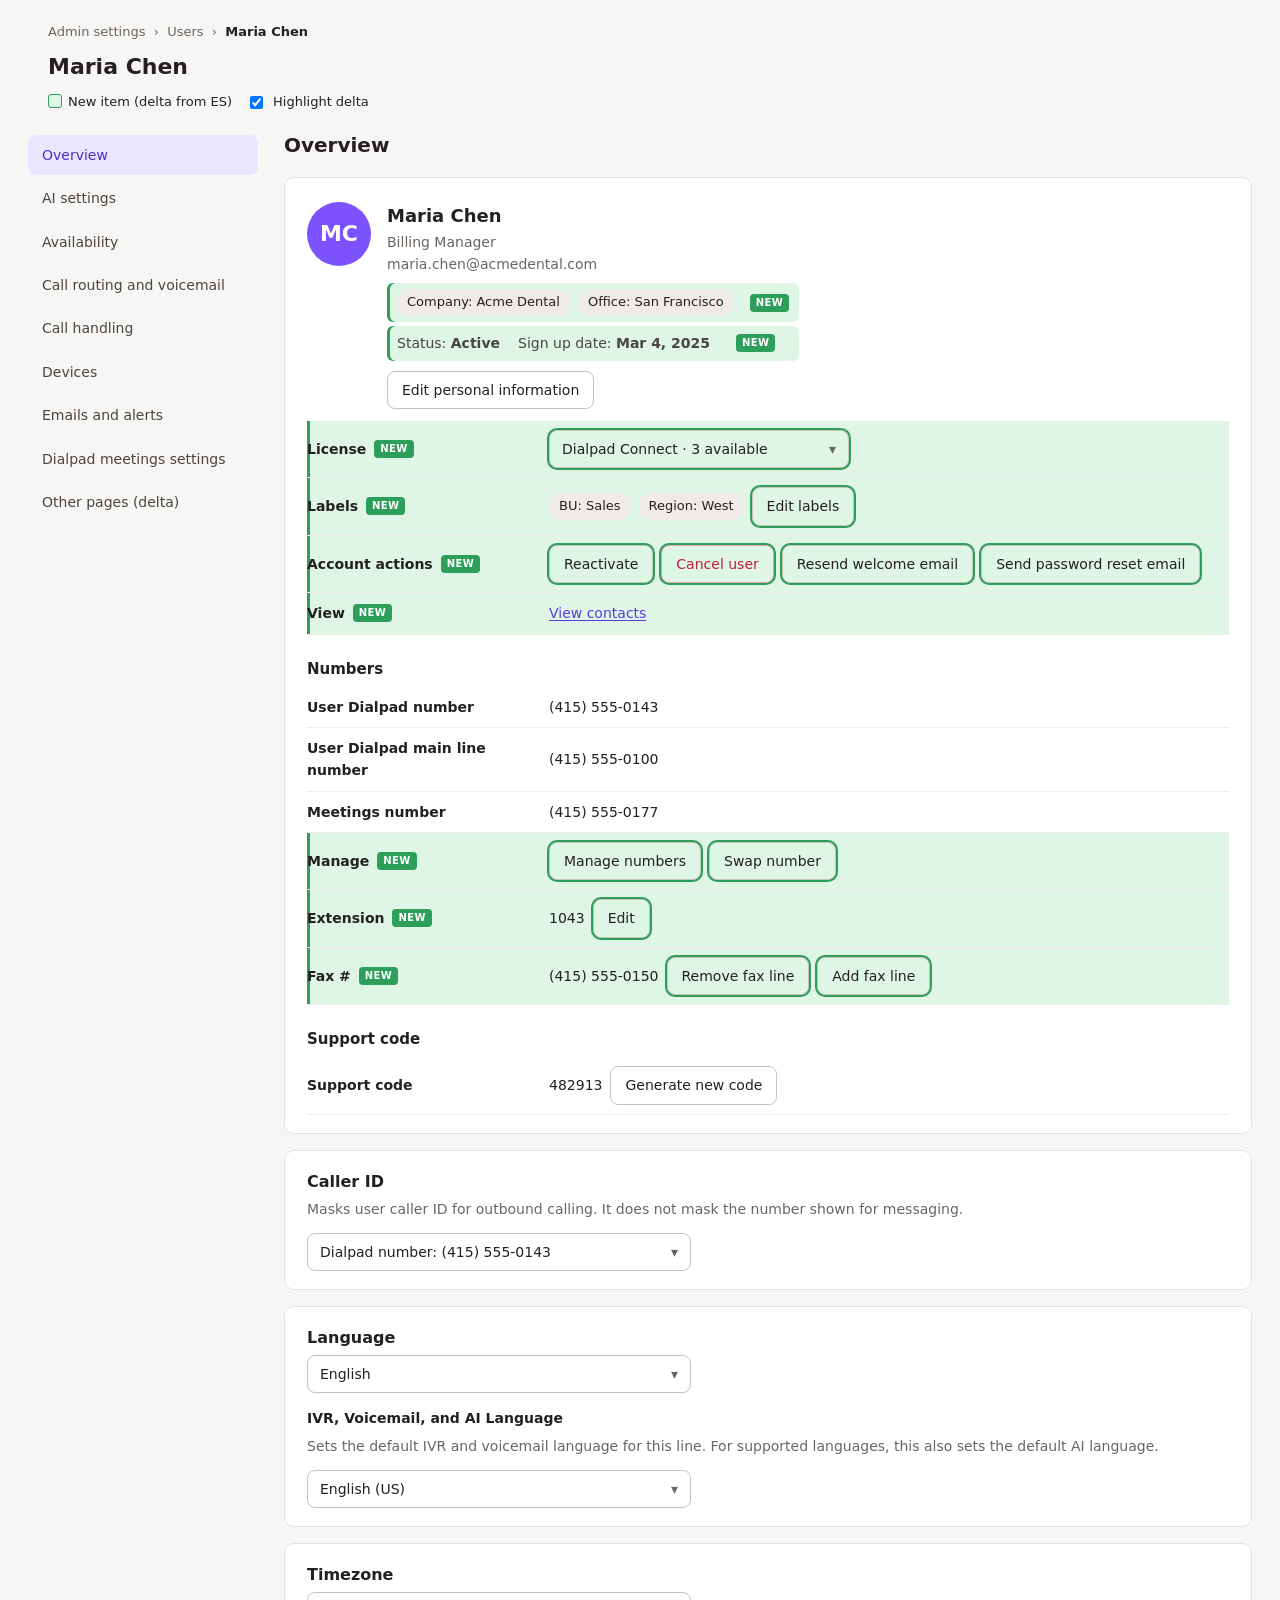
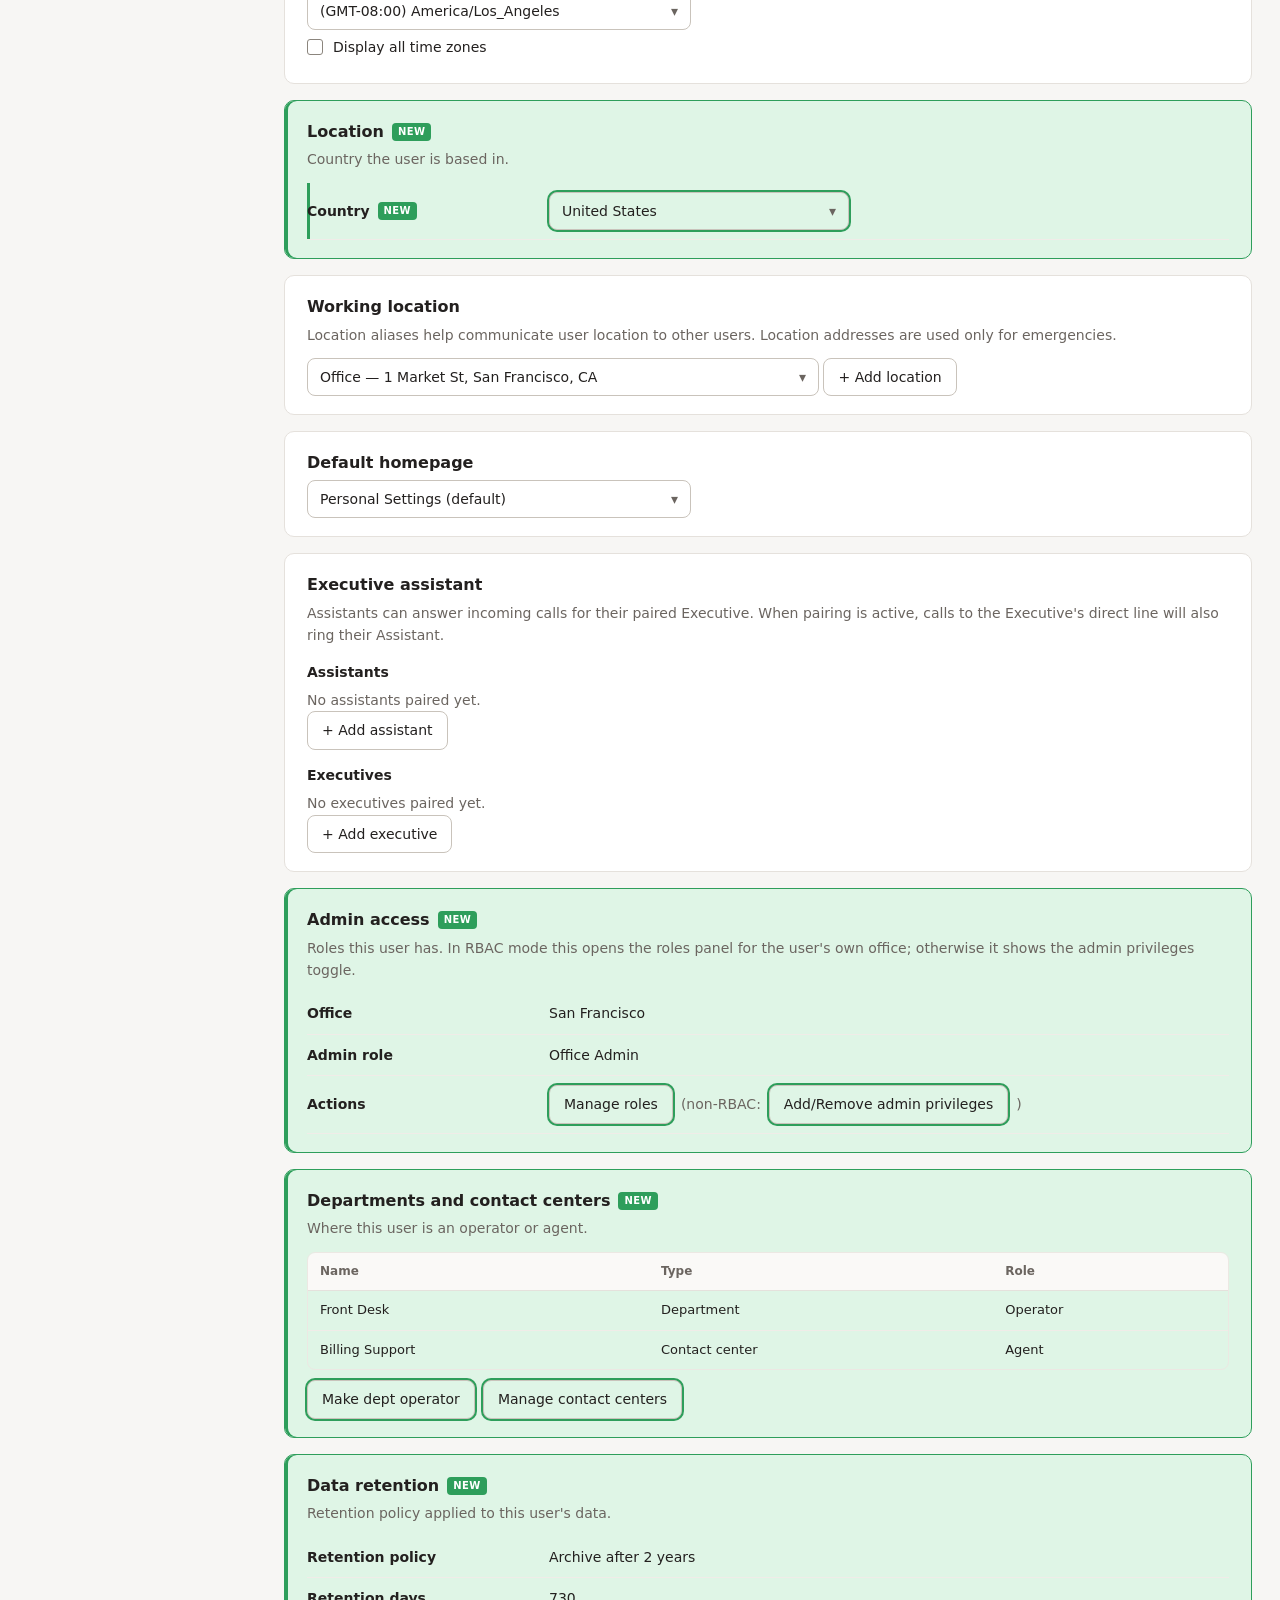
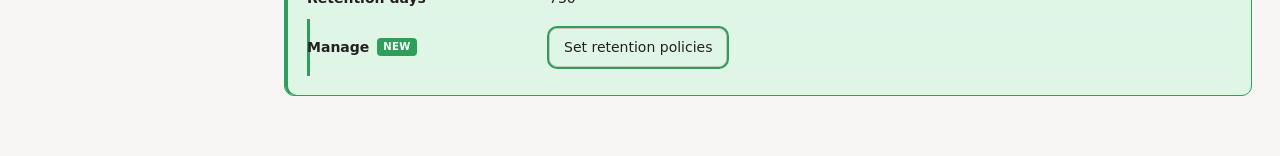
<file: user-settings.html>
<!doctype html><html lang="en"><head><meta charset="utf-8"><meta name="viewport" content="width=device-width,initial-scale=1"><title>Admin user page: delta from ES</title>
<link rel="stylesheet" href="dialtone-default-theme.min.css"><style>
body{margin:0;background:#f7f6f4;font-family:Inter,system-ui,sans-serif;color:#23201f;font-size:14px}
.top{max-width:1240px;margin:0 auto;padding:22px 28px 6px}.crumb{font-size:13px;color:#6b6560}.crumb b{color:#23201f}
h1{margin:6px 0 4px;font-size:22px}.leg{display:flex;gap:18px;align-items:center;margin:8px 0 0;font-size:13px}.sw{display:inline-block;width:14px;height:14px;border-radius:3px;background:#dff5e6;border:1px solid #2e9e5b;vertical-align:-2px;margin-right:6px}
.layout{max-width:1380px;margin:0 auto;padding:10px 28px 60px;display:grid;grid-template-columns:230px minmax(0,1fr);gap:26px;align-items:start}
.side{display:flex;flex-direction:column;gap:3px;padding-top:6px;position:sticky;top:8px}.side a{padding:9px 14px;border-radius:8px;text-decoration:none;color:#4a4540;font-weight:500}
.side a.on{background:#ebe6ff;color:#4b2fc7}.side a:hover:not(.on){background:#efece8}
main{max-width:1080px;display:flex;flex-direction:column;gap:16px}.pane{display:flex;flex-direction:column;gap:16px}.hid{display:none}.pt{margin:0;font-size:20px}
.card{background:#fff;border:1px solid #e5e1dc;border-radius:10px;padding:18px 22px}.card h2{margin:0 0 4px;font-size:16px}.sd{margin:0 0 12px;color:#6b6560}.sh{font-size:14px;margin:14px 0 6px}.sh.sub{margin-top:22px;font-size:15px}
.mut{color:#6b6560}.lk{color:#5b3cdb}.unch{background:#efece8;border-radius:8px;padding:12px 16px;color:#6b6560}
.r{display:grid;grid-template-columns:230px minmax(0,1fr);gap:12px;padding:9px 0;border-bottom:1px solid #f0ece8;align-items:center}.rl{font-weight:600}.rv{display:flex;gap:8px;align-items:center;flex-wrap:wrap}
.idrow{display:flex;gap:16px;padding:6px 0 12px}.av{width:64px;height:64px;border-radius:50%;background:#7c52ff;color:#fff;display:flex;align-items:center;justify-content:center;font-size:22px;font-weight:700}.nm{font-size:18px;font-weight:700}
.chips{display:flex;gap:8px;margin:8px 0 4px;align-items:center;flex-wrap:wrap}.chip{background:#efece8;border-radius:12px;padding:3px 10px;font-size:13px}.meta{display:flex;gap:18px;color:#4a4540;align-items:center}.acts{margin-top:10px;display:flex;gap:8px;flex-wrap:wrap}
.b{border-radius:8px;padding:7px 14px;font:inherit;cursor:pointer;border:1px solid #c9c3bb;background:#fff;color:#23201f}.b.pri{background:#7c52ff;border-color:#7c52ff;color:#fff}.b.crit{color:#c0213a;border-color:#e3a2ac}
.sel{display:inline-flex;justify-content:space-between;align-items:center;border:1px solid #c9c3bb;border-radius:8px;background:#fff;padding:7px 12px;box-sizing:border-box}.sel i{font-style:normal;color:#6b6560}
.ck{display:flex;gap:10px;align-items:center;margin:6px 0}.bx{width:16px;height:16px;border:1px solid #8b857d;border-radius:3px;display:inline-flex;align-items:center;justify-content:center;font-size:11px;color:#fff;background:#fff}.bx.on{background:#7c52ff;border-color:#7c52ff}.ck.dis{opacity:.6}
.rad{display:flex;gap:10px;align-items:center;margin:6px 0}.ro{width:16px;height:16px;border:1px solid #8b857d;border-radius:50%;display:inline-block}.ro.on{border:5px solid #7c52ff}
.tw{overflow-x:auto;border:1px solid #ece8e3;border-radius:8px;margin:6px 0}table{width:100%;border-collapse:collapse;font-size:13px}th{text-align:left;font-size:12px;color:#6b6560;padding:9px 12px;border-bottom:1px solid #e5e1dc;background:#faf9f7;white-space:nowrap}td{padding:9px 12px;border-bottom:1px solid #f0ece8;white-space:nowrap}tr:last-child td{border-bottom:0}
.tb{display:flex;gap:8px;align-items:center;margin-bottom:10px}.dpill{border:1px solid #2e9e5b;border-radius:16px;padding:6px 14px;background:#dff5e6}
/* delta highlight */
body.hl .delta{background:#dff5e6;box-shadow:inset 3px 0 0 #2e9e5b}body.hl .card.delta{border-color:#2e9e5b}body.hl .b.delta,body.hl .sel.delta,body.hl .dpill{box-shadow:0 0 0 2px #2e9e5b}
body.hl th.delta,body.hl td.delta{background:#dff5e6}
body:not(.hl) .delta{display:none!important}body:not(.hl) .ntag{display:none}
.ntag{display:inline-block;margin-left:8px;background:#2e9e5b;color:#fff;border-radius:4px;padding:1px 6px;font-size:10px;font-weight:700;letter-spacing:.04em;vertical-align:2px}
body.hl .idrow .delta{padding:6px 10px;border-radius:6px}
.dense th,.dense td{padding:8px 7px;font-size:12px}.dense .ntag{display:block;margin:3px 0 0;width:max-content}.dense .sel{padding:4px 8px}.b.sm{padding:3px 9px;font-size:12px}
.ov{position:fixed;inset:0;background:rgba(20,16,12,.45);display:none;align-items:center;justify-content:center;z-index:50}.ov.show{display:flex}
.ov.drawer{justify-content:flex-end;align-items:stretch}.dlg{background:#fff;border-radius:12px;width:560px;max-width:92vw;max-height:86vh;display:flex;flex-direction:column;box-shadow:0 20px 60px rgba(0,0,0,.3)}
.drawer .dlg{border-radius:0;width:480px;max-height:none;height:100%}.dlg h3{margin:0;padding:18px 22px;border-bottom:1px solid #eee;font-size:17px;display:flex;justify-content:space-between;align-items:center}
.dlg .bd{padding:18px 22px;overflow:auto}.dlg .ft{padding:14px 22px;border-top:1px solid #eee;display:flex;gap:8px;justify-content:flex-end}.dlg .nt{padding:8px 22px;background:#f3f0ff;color:#4b2fc7;font-size:12px}
.dlg .x{cursor:pointer;color:#6b6560;font-size:20px;line-height:1}.fld{margin:0 0 12px}.fld label{display:block;font-weight:600;margin-bottom:4px}.inp{width:100%;box-sizing:border-box;border:1px solid #c9c3bb;border-radius:8px;padding:8px 12px;font:inherit}
.rr{display:flex;gap:10px;align-items:flex-start;margin:8px 0}.lst{margin-top:10px}.mt{width:100%;border-collapse:collapse;margin-bottom:10px}.mt th{text-align:left;font-size:12px;color:#6b6560;padding:6px 8px;border-bottom:1px solid #e5e1dc}.mt td{padding:8px;border-bottom:1px solid #f0ece8}
.warnb2{background:#fde8ea;border:1px solid #f3b6bd;border-radius:8px;padding:8px 12px;color:#a3182f}h4{margin:14px 0 4px}
.toast{position:fixed;bottom:24px;left:50%;transform:translateX(-50%);background:#23201f;color:#fff;padding:10px 18px;border-radius:8px;display:none;z-index:80}.toast.show{display:block}
.mnu{position:absolute;background:#fff;border:1px solid #c9c3bb;border-radius:8px;box-shadow:0 8px 24px rgba(0,0,0,.18);z-index:60;min-width:200px;padding:4px}.mnu div{padding:8px 12px;border-radius:6px;cursor:pointer}.mnu div:hover{background:#f3f0ff}
.b,.sel,a.lk{cursor:pointer}
</style></head><body class="hl">
<div class="top"><div class="crumb">Admin settings &nbsp;&rsaquo;&nbsp; Users &nbsp;&rsaquo;&nbsp; <b>Maria Chen</b></div><h1>Maria Chen</h1>
<div class="leg"><span><span class="sw"></span>New item (delta from ES)</span><label class="ck" style="margin:0"><input type="checkbox" id="hl" checked> Highlight delta</label></div></div>
<div class="layout"><nav class="side"><a href="#" data-t="overview" class="on">Overview</a><a href="#" data-t="ai" class="">AI settings</a><a href="#" data-t="avail" class="">Availability</a><a href="#" data-t="vm" class="">Call routing and voicemail</a><a href="#" data-t="ch" class="">Call handling</a><a href="#" data-t="dev" class="">Devices</a><a href="#" data-t="em" class="">Emails and alerts</a><a href="#" data-t="meet" class="">Dialpad meetings settings</a><a href="#" data-t="other" class="">Other pages (delta)</a></nav><main><div id="p-overview" class="pane"><h2 class="pt">Overview</h2><section class="card"><div class="idrow"><div class="av">MC</div><div class="idtxt"><div class="nm">Maria Chen</div><div class="mut">Billing Manager</div><div class="mut">maria.chen@acmedental.com</div><div class="chips delta"><span class="chip">Company: Acme Dental</span><span class="chip">Office: San Francisco</span><span class="ntag">NEW</span></div><div class="meta delta"><span>Status: <b>Active</b></span><span>Sign up date: <b>Mar 4, 2025</b></span><span class="ntag">NEW</span></div><div class="acts"><button class="b out" type="button">Edit personal information</button></div></div></div><div class="r delta"><div class="rl">License<span class="ntag">NEW</span></div><div class="rv"><span class="sel delta" style="width:300px">Dialpad Connect &middot; 3 available<i>&#9662;</i></span></div></div><div class="r delta"><div class="rl">Labels<span class="ntag">NEW</span></div><div class="rv"><span class="chip">BU: Sales</span> <span class="chip">Region: West</span> <button class="b out delta" type="button">Edit labels</button></div></div><div class="r delta"><div class="rl">Account actions<span class="ntag">NEW</span></div><div class="rv"><button class="b out delta" type="button">Reactivate</button> <button class="b crit delta" type="button">Cancel user</button> <button class="b out delta" type="button">Resend welcome email</button> <button class="b out delta" type="button">Send password reset email</button></div></div><div class="r delta"><div class="rl">View<span class="ntag">NEW</span></div><div class="rv"><a href="#" class="lk">View contacts</a></div></div><h3 class="sh sub">Numbers</h3><div class="r"><div class="rl">User Dialpad number</div><div class="rv">(415) 555-0143</div></div><div class="r"><div class="rl">User Dialpad main line number</div><div class="rv">(415) 555-0100</div></div><div class="r"><div class="rl">Meetings number</div><div class="rv">(415) 555-0177</div></div><div class="r delta"><div class="rl">Manage<span class="ntag">NEW</span></div><div class="rv"><button class="b out delta" type="button">Manage numbers</button> <button class="b out delta" type="button">Swap number</button></div></div><div class="r delta"><div class="rl">Extension<span class="ntag">NEW</span></div><div class="rv">1043 <button class="b out delta" type="button">Edit</button></div></div><div class="r delta"><div class="rl">Fax #<span class="ntag">NEW</span></div><div class="rv">(415) 555-0150 <button class="b out delta" type="button">Remove fax line</button> <button class="b out delta" type="button">Add fax line</button></div></div><h3 class="sh sub">Support code</h3><div class="r"><div class="rl">Support code</div><div class="rv">482913 <button class="b out" type="button">Generate new code</button></div></div></section><section class="card"><h2>Caller ID</h2><p class="sd">Masks user caller ID for outbound calling. It does not mask the number shown for messaging.</p><span class="sel" style="width:384px">Dialpad number: (415) 555-0143<i>&#9662;</i></span></section><section class="card"><h2>Language</h2><span class="sel" style="width:384px">English<i>&#9662;</i></span><h3 class="sh">IVR, Voicemail, and AI Language</h3><p class="sd">Sets the default IVR and voicemail language for this line. For supported languages, this also sets the default AI language.</p><span class="sel" style="width:384px">English (US)<i>&#9662;</i></span></section><section class="card"><h2>Timezone</h2><span class="sel" style="width:384px">(GMT-08:00) America/Los_Angeles<i>&#9662;</i></span><div><label class="ck"><span class="bx"></span>Display all time zones</label></div></section><section class="card delta"><h2>Location<span class="ntag">NEW</span></h2><p class="sd">Country the user is based in.</p><div class="r delta"><div class="rl">Country<span class="ntag">NEW</span></div><div class="rv"><span class="sel delta" style="width:300px">United States<i>&#9662;</i></span></div></div></section><section class="card"><h2>Working location</h2><p class="sd">Location aliases help communicate user location to other users. Location addresses are used only for emergencies.</p><span class="sel" style="width:512px">Office — 1 Market St, San Francisco, CA<i>&#9662;</i></span> <button class="b out" type="button">+ Add location</button></section><section class="card"><h2>Default homepage</h2><span class="sel" style="width:384px">Personal Settings (default)<i>&#9662;</i></span></section><section class="card"><h2>Executive assistant</h2><p class="sd">Assistants can answer incoming calls for their paired Executive. When pairing is active, calls to the Executive's direct line will also ring their Assistant.</p><h3 class="sh">Assistants</h3><p class="mut">No assistants paired yet.</p><button class="b out" type="button">+ Add assistant</button><h3 class="sh">Executives</h3><p class="mut">No executives paired yet.</p><button class="b out" type="button">+ Add executive</button></section><section class="card delta"><h2>Admin access<span class="ntag">NEW</span></h2><p class="sd">Roles this user has. In RBAC mode this opens the roles panel for the user's own office; otherwise it shows the admin privileges toggle.</p><div class="r"><div class="rl">Office</div><div class="rv">San Francisco</div></div><div class="r"><div class="rl">Admin role</div><div class="rv">Office Admin</div></div><div class="r"><div class="rl">Actions</div><div class="rv"><button class="b out delta" type="button">Manage roles</button> <span class="mut">(non-RBAC: </span><button class="b out delta" type="button">Add/Remove admin privileges</button><span class="mut">)</span></div></div></section><section class="card delta"><h2>Departments and contact centers<span class="ntag">NEW</span></h2><p class="sd">Where this user is an operator or agent.</p><div class="tw "><table><thead><tr><th class="">Name</th><th class="">Type</th><th class="">Role</th></tr></thead><tbody><tr class=""><td class="">Front Desk</td><td class="">Department</td><td class="">Operator</td></tr><tr class=""><td class="">Billing Support</td><td class="">Contact center</td><td class="">Agent</td></tr></tbody></table></div><div class="acts"><button class="b out delta" type="button">Make dept operator</button> <button class="b out delta" type="button">Manage contact centers</button></div></section><section class="card delta"><h2>Data retention<span class="ntag">NEW</span></h2><p class="sd">Retention policy applied to this user's data.</p><div class="r"><div class="rl">Retention policy</div><div class="rv">Archive after 2 years</div></div><div class="r"><div class="rl">Retention days</div><div class="rv">730</div></div><div class="r delta"><div class="rl">Manage<span class="ntag">NEW</span></div><div class="rv"><button class="b out delta" type="button">Set retention policies</button></div></div></section></div><div id="p-ai" class="pane hid"><h2 class="pt">AI settings</h2><div class="unch">No delta on this tab.</div></div><div id="p-avail" class="pane hid"><h2 class="pt">Availability</h2><section class="card"><h2>Personal working hours</h2><p class="sd">Configure the user's weekly schedule and determine how calls and messages are handled outside working hours.</p><div class="rad"><span class="ro"></span> Always take calls (24/7)</div><div class="rad"><span class="ro on"></span> Only during specific hours</div><p class="mut">Working hours use (GMT-08:00) America/Los_Angeles time. <a href="#" class="lk">Change timezone</a></p><div class="tw "><table><thead><tr><th class="">Weekday</th><th class="">Hours</th><th class="">Actions</th></tr></thead><tbody><tr class=""><td class="">Monday</td><td class="">8:00 am - 6:00 pm</td><td class=""><button class="b out" type="button">&#9998;</button></td></tr><tr class=""><td class="">Tuesday</td><td class="">8:00 am - 6:00 pm</td><td class=""><button class="b out" type="button">&#9998;</button></td></tr><tr class=""><td class="">Wednesday</td><td class="">8:00 am - 6:00 pm</td><td class=""><button class="b out" type="button">&#9998;</button></td></tr><tr class=""><td class="">Thursday</td><td class="">8:00 am - 6:00 pm</td><td class=""><button class="b out" type="button">&#9998;</button></td></tr><tr class=""><td class="">Friday</td><td class="">8:00 am - 6:00 pm</td><td class=""><button class="b out" type="button">&#9998;</button></td></tr><tr class=""><td class="">Saturday</td><td class="">Unavailable</td><td class=""><button class="b out" type="button">&#9998;</button></td></tr><tr class=""><td class="">Sunday</td><td class="">Unavailable</td><td class=""><button class="b out" type="button">&#9998;</button></td></tr></tbody></table></div></section><section class="card"><h2>Auto DND</h2><p class="sd">Automatically set user status to Do Not Disturb based on calendar or working hours.</p><label class="ck"><span class="bx on">&#10003;</span>Automatically set user to Do Not Disturb during calendar meetings</label><label class="ck"><span class="bx"></span>Automatically set user to Do Not Disturb outside their personal working hours</label></section><section class="card"><h2>SMS Auto-Reply</h2><p class="sd">When enabled, this will automatically reply to any text messages you receive</p><label class="ck"><span class="bx"></span>Enable SMS auto-reply</label></section><section class="card delta"><h2>Contact center status<span class="ntag">NEW</span></h2><p class="sd">Shown only for users who are contact center operators. Read-only.</p><div class="r"><div class="rl">On duty status</div><div class="rv">On duty</div></div><div class="r"><div class="rl">On duty status period started</div><div class="rv">Oct. 14th, 2026, 9:02 a.m. PDT</div></div></section></div><div id="p-vm" class="pane hid"><h2 class="pt">Call routing and voicemail</h2><div class="unch">No delta on this tab.</div></div><div id="p-ch" class="pane hid"><h2 class="pt">Call handling</h2><div class="unch">No delta on this tab.</div></div><div id="p-dev" class="pane hid"><h2 class="pt">Devices</h2><section class="card"><h2>Devices</h2><p>Connect your devices to start making and receiving calls to your Dialpad number. Get started by <a href="#" class="lk">downloading the apps</a> or adding a forwarding number.</p><div class="tw dense"><table><thead><tr><th class="">Type</th><th class="">Forwarding #</th><th class="delta">Platform<span class="ntag">NEW</span></th><th class="delta">App version<span class="ntag">NEW</span></th><th class="delta">Registered<span class="ntag">NEW</span></th><th class="delta">Calls off<span class="ntag">NEW</span></th><th class="">Last seen</th><th class="delta">Ring time<span class="ntag">NEW</span></th><th class="">Ring</th><th class="delta">Action<span class="ntag">NEW</span></th></tr></thead><tbody><tr class=""><td class="">Polycom VVX 450</td><td class="">Not set</td><td class="delta">Desk phone</td><td class="delta">5.9.7</td><td class="delta">Oct. 2, 2026</td><td class="delta"></td><td class="">Oct. 14th, 2026</td><td class="delta">—</td><td class=""><label class="ck"><span class="bx on">&#10003;</span></label></td><td class="delta"><button class="b crit sm" type="button">Remove</button></td></tr><tr class=""><td class="">Dialpad desktop</td><td class="">Not set</td><td class="delta">macOS</td><td class="delta">2026.40.1</td><td class="delta">Sep. 21, 2026</td><td class="delta"></td><td class="">Today</td><td class="delta">—</td><td class=""><label class="ck"><span class="bx on">&#10003;</span></label></td><td class="delta"><button class="b crit sm" type="button">Remove</button></td></tr><tr class=""><td class="">Dialpad iOS</td><td class="">Not set</td><td class="delta">iOS 19</td><td class="delta">2026.41.0</td><td class="delta">Oct. 1, 2026</td><td class="delta">&#10003;</td><td class="">Yesterday</td><td class="delta">—</td><td class=""><label class="ck"><span class="bx"></span></label></td><td class="delta"><button class="b crit sm" type="button">Remove</button></td></tr><tr class=""><td class="">Forwarding number</td><td class="">(650) 555-0143</td><td class="delta"></td><td class="delta"></td><td class="delta"></td><td class="delta"></td><td class=""></td><td class="delta"><span class="sel delta" style="width:90px">30 s<i>&#9662;</i></span></td><td class=""><label class="ck"><span class="bx on">&#10003;</span></label></td><td class="delta"><button class="b crit sm" type="button">Remove</button></td></tr></tbody></table></div><div class="acts"><button class="b pri" type="button">Add device &#9662;</button> <button class="b out" type="button">Forwarding settings</button> <button class="b crit" type="button">Force logout</button></div></section><section class="card"><h2>Verified numbers</h2><div class="tw "><table><thead><tr><th class="">Phone Number</th><th class="">Actions</th></tr></thead><tbody><tr class=""><td class="">(650) 555-0199</td><td class=""><button class="b out" type="button">&#128465;</button></td></tr></tbody></table></div><button class="b out" type="button">Add number</button></section></div><div id="p-em" class="pane hid"><h2 class="pt">Emails and alerts</h2><div class="unch">No delta on this tab.</div></div><div id="p-meet" class="pane hid"><h2 class="pt">Dialpad meetings settings</h2><section class="card"><h2>Room, number and dial-in</h2><div class="r"><div class="rl">Meetings number</div><div class="rv">(415) 555-0177</div></div><div class="r"><div class="rl">Personal room URL</div><div class="rv">meetings.dialpad.com/maria.chen <button class="b out" type="button">Change</button></div></div><div class="r delta"><div class="rl">Meetings license type<span class="ntag">NEW</span></div><div class="rv">Local license (paid)</div></div><div class="r delta"><div class="rl">Manage<span class="ntag">NEW</span></div><div class="rv"><button class="b out delta" type="button">Add Dialpad Meetings</button> <button class="b crit delta" type="button">Remove Dialpad Meetings</button></div></div><div class="r"><div class="rl">Dial-in number</div><div class="rv">(415) 555-0177</div></div><label class="ck"><span class="bx"></span>Require a PIN to join</label></section><div class="unch">Access &amp; security, Participant permissions, Recording &amp; chat, Meeting experience, AI settings and User meeting preferences: <b>unchanged</b></div></div><div id="p-other" class="pane hid"><h2 class="pt">Other pages that change</h2><section class="card"><h2>Change Log</h2><p class="sd">See all change logs for this company</p><div class="tb"><button class="b out" type="button">Company &#9662;</button><button class="b out" type="button">Office &#9662;</button><button class="b out" type="button">Department &#9662;</button><span class="dpill delta">User &#9662;<span class="ntag">NEW</span></span><span class="mut">&middot; Search by call ID...</span></div><div class="tw "><table><thead><tr><th class="">Date</th><th class="">Changed by</th><th class="">Target</th><th class="">Change</th></tr></thead><tbody><tr class=""><td class="">Oct. 13th, 2026</td><td class="">Maria Chen</td><td class="">User: Maria Chen</td><td class="">Ring duration 20s &rarr; 30s</td></tr><tr class=""><td class="">Oct. 12th, 2026</td><td class="">Admin Sam</td><td class="">Company</td><td class="">Retention policy updated</td></tr></tbody></table></div></section><section class="card delta"><h2>User contacts<span class="ntag">NEW</span></h2><p class="sd">Read-only list of this user's contacts (opened from "View contacts" on the user page).</p><div class="tw "><table><thead><tr><th class="">Name</th><th class="">Type</th><th class="">Email</th><th class="">Phone</th></tr></thead><tbody><tr class=""><td class="">Daniel Ortiz</td><td class="">user</td><td class="">daniel@acmedental.com</td><td class="">(415) 555-0182</td></tr><tr class=""><td class="">Priya Nair</td><td class="">user</td><td class="">priya@acmedental.com</td><td class="">(650) 555-0143</td></tr><tr class=""><td class="">Lena Park</td><td class="">external</td><td class=""></td><td class="">(408) 555-0111</td></tr></tbody></table></div></section><section class="card"><h2>Calls</h2><p class="sd">Existing page. Filter by Users scope to see one user's calls.</p><div class="tw "><table><thead><tr><th class="">ID</th><th class="">Target</th><th class="">Contact</th><th class="">Direction</th><th class="">Started</th><th class="">MOS score</th><th class="delta">Rating<span class="ntag">NEW</span></th><th class="delta">Rating reason<span class="ntag">NEW</span></th><th class="delta">Rating notes<span class="ntag">NEW</span></th></tr></thead><tbody><tr class=""><td class="">4709223703117824</td><td class="">Maria Chen</td><td class="">Daniel Ortiz</td><td class="">inbound</td><td class="">Oct. 12 10:37 a.m.</td><td class="">4.31</td><td class="delta">5</td><td class="delta"></td><td class="delta">Great call</td></tr><tr class=""><td class="">5826194403672064</td><td class="">Maria Chen</td><td class="">Daniel Ortiz</td><td class="">inbound</td><td class="">Oct. 9 2:07 p.m.</td><td class="">4.12</td><td class="delta">3</td><td class="delta">Audio dropped</td><td class="delta">Echo for 10 s</td></tr></tbody></table></div></section></div></main></div>
<script>
const ids=['overview', 'ai', 'avail', 'vm', 'ch', 'dev', 'em', 'meet', 'other'];
function show(k){ids.forEach(i=>document.getElementById('p-'+i).classList.toggle('hid',i!==k));document.querySelectorAll('.side a').forEach(a=>a.classList.toggle('on',a.dataset.t===k))}
document.querySelectorAll('.side a').forEach(a=>a.addEventListener('click',e=>{e.preventDefault();show(a.dataset.t);history.replaceState(null,'','#'+a.dataset.t)}));
document.getElementById('hl').addEventListener('change',e=>document.body.classList.toggle('hl',e.target.checked));
if(location.hash&&ids.includes(location.hash.slice(1)))show(location.hash.slice(1));


const M={"labels": {"title": "Manage labels", "note": "Existing admin modal, reused from the Users list row menu: UserLabelsModal. Experiment admin_viewable_labels.", "body": "<table class=\"mt\"><thead><tr><th>Type</th><th>Value</th><th></th></tr></thead><tbody><tr><td>BU</td><td>Sales</td><td><a href=\"#\" class=\"lk\">Remove</a></td></tr><tr><td>Region</td><td>West</td><td><a href=\"#\" class=\"lk\">Remove</a></td></tr><tr class=\"addrow\"><td><input class=\"inp\" placeholder=\"e.g. BU\"></td><td><input class=\"inp\" placeholder=\"e.g. Sales\"></td><td></td></tr></tbody></table><p class=\"mut\">Type and value are required, 30 characters maximum, type must be unique.</p><button class=\"b out\" data-act=\"toast:Label row added\">Add label</button>", "acts": [["Cancel", "out", "close"], ["Save", "pri", "toast:Labels saved|close"]]}, "reactivate": {"title": "Reactivate user", "note": "New dialog (no existing equivalent). ES rule: only for suspended or cancelled users, and blocked when the office is inactive.", "body": "<p>Reactivate <b>Maria Chen</b>? The user regains access to their account and numbers.</p>", "acts": [["Cancel", "out", "close"], ["Reactivate", "pri", "toast:Maria Chen reactivated|close"]]}, "cancel": {"title": "Cancel user", "note": "New dialog (no existing equivalent). ES rule: needs the cancel_user_option experiment; suspends the account (state cancelled) and deletes their numbers.", "body": "<p>Cancel <b>Maria Chen</b>? The account is suspended and the user's Dialpad numbers are released.</p><div class=\"warnb2\">This cannot be undone from this page.</div>", "acts": [["Keep user", "out", "close"], ["Cancel user", "crit", "toast:Maria Chen cancelled|close"]]}, "welcome": {"title": "Resend welcome email", "note": "New dialog (no existing equivalent). ES rule: only for pending users on a resold plan.", "body": "<p>Send the welcome email again to <b>maria.chen@acmedental.com</b>?</p>", "acts": [["Cancel", "out", "close"], ["Send", "pri", "toast:Welcome email sent to maria.chen@acmedental.com|close"]]}, "reset": {"title": "Send password reset email", "note": "New dialog (no existing equivalent). ES only shows a reset URL; this needs the backend to send the email (to confirm).", "body": "<p>Send a password reset email to <b>maria.chen@acmedental.com</b>?</p><p class=\"mut\">Any earlier reset links stop working.</p>", "acts": [["Cancel", "out", "close"], ["Send email", "pri", "toast:Password reset email sent|close"]]}, "license": {"title": "Change license", "note": "Existing admin modal, reused from the Users list row menu: UserLicenseDropdown with its confirm. Lists the other licenses on the plan that have availability.", "body": "<p>Choose a license for <b>Maria Chen</b>:</p><label class=\"rr\"><input type=\"radio\" name=\"lic\" checked> Dialpad Connect (current)</label><label class=\"rr\"><input type=\"radio\" name=\"lic\" > Dialpad Sell &middot; 2 available</label><label class=\"rr\"><input type=\"radio\" name=\"lic\" > Dialpad Support &middot; 1 available</label><label class=\"rr\"><input type=\"radio\" name=\"lic\" > Dialpad Lite &middot; 5 available</label>", "acts": [["Cancel", "out", "close"], ["Next", "pri", "goto:license2"]]}, "license2": {"title": "Confirm license switch", "note": "Errors seen in the existing flow: \"Not enough available licenses.\" and \"A local phone number is required for this license. Please assign one first.\"", "body": "<p><b>Maria Chen</b> will be assigned a <b>Dialpad Sell</b> license.</p>", "acts": [["Back", "out", "goto:license"], ["Confirm", "pri", "toast:License changed to Dialpad Sell|close"]]}, "numbers": {"title": "Phone numbers", "note": "Existing admin modal, reused from the Users list row menu: UserPhoneNumbersModal.", "body": "<table class=\"mt\"><thead><tr><th>Number</th><th>Label</th><th></th></tr></thead><tbody><tr><td>(415) 555-0143 <span class=\"chip\">Primary</span></td><td>Desk</td><td><a href=\"#\" class=\"lk\" data-act=\"toast:Label editor opened\">Edit label</a></td></tr><tr><td>(415) 555-0188</td><td>Mobile</td><td><a href=\"#\" class=\"lk\" data-act=\"toast:Number removed\">Remove</a></td></tr></tbody></table><button class=\"b out\" data-act=\"goto:addnum\">+ Add number</button>", "acts": [["Close", "out", "close"]]}, "addnum": {"title": "Add a number", "note": "Existing admin modal, reused from the Users list row menu: UserAddNumberModal (steps: details, pick, billing).", "body": "<div class=\"fld\"><label>Area code</label><input class=\"inp\" value=\"415\" placeholder=\"\"></div><p class=\"mut\">Step 1 of 3: details. Next: pick a number, then billing confirmation.</p>", "acts": [["Back", "out", "goto:numbers"], ["Next", "pri", "toast:Number picked: (415) 555-0190|close"]]}, "swap": {"title": "Swap number", "note": "Existing admin modal, reused from the Users list row menu: UserSwapNumberModal. Experiment reserved_pool. Closing releases the picked number.", "body": "<p>Pick a number to swap in:</p><label class=\"rr\"><input type=\"radio\" name=\"sw\" checked> (415) 555-0190</label><label class=\"rr\"><input type=\"radio\" name=\"sw\" > (415) 555-0191</label><label class=\"rr\"><input type=\"radio\" name=\"sw\" > (650) 555-0100</label>", "acts": [["Cancel", "out", "close"], ["Next", "pri", "goto:swap2"]]}, "swap2": {"title": "Swap number", "note": "", "body": "<p>Swap <b>Maria Chen</b>'s number from <b>(415) 555-0143</b> to <b>(415) 555-0190</b>?</p>", "acts": [["Back", "out", "goto:swap"], ["Confirm", "pri", "toast:Number swapped|close"]]}, "ext": {"title": "Edit Extension", "note": "Existing admin modal, reused from the Users list row menu: UserExtensionModal. Experiment extensions. Digit length comes from the company setting.", "body": "<div class=\"fld\"><label>Extension</label><input class=\"inp\" value=\"1043\" placeholder=\"\"></div><p class=\"mut\">Must be 4 digits.</p>", "acts": [["Remove Extension", "crit", "goto:extrm"], ["Cancel", "out", "close"], ["Save", "pri", "toast:Extension saved|close"]]}, "extrm": {"title": "Remove Extension Confirmation", "note": "", "body": "<p>Are you sure you want to remove this extension?</p>", "acts": [["Back", "out", "goto:ext"], ["Remove", "crit", "toast:Extension removed|close"]]}, "fax_rm": {"title": "Remove fax line", "note": "Existing admin modal, reused from the Users list row menu: UserRemoveFaxDialog (body text depends on the fax provider).", "body": "<p>Remove the fax line <b>(415) 555-0150</b> from Maria Chen?</p>", "acts": [["Cancel", "out", "close"], ["Remove", "crit", "toast:Fax line removed|close"]]}, "fax_add": {"title": "Add a fax line", "note": "Existing admin modal, reused from the Users list row menu: AddDeptFaxWizard (multi-step; not on trial plans).", "body": "<div class=\"fld\"><label>Area code</label><input class=\"inp\" value=\"415\" placeholder=\"\"></div><p class=\"mut\">Step 1 of 3. Next: pick a number, then confirm.</p>", "acts": [["Cancel", "out", "close"], ["Next", "pri", "toast:Fax line added|close"]]}, "roles": {"title": "Maria Chen's roles", "drawer": 1, "note": "Existing admin modal, reused from the Users list row menu: ManageUserRolesPanel (RBAC mode). Always scoped to the user's own office, never the viewer's.", "body": "<div class=\"fld\"><label>Office</label><div class=\"sel\" style=\"width:260px\">San Francisco<i>&#9662;</i></div></div><h4>Permissions</h4><label class=\"rr\"><input type=\"checkbox\"  checked> Office Admin</label><label class=\"rr\"><input type=\"checkbox\"  > Analytics access</label><label class=\"rr\"><input type=\"checkbox\"  > Own office analytics</label><label class=\"rr\"><input type=\"checkbox\"  > International calling</label><label class=\"rr\"><input type=\"checkbox\"  > Proxy user access</label><p class=\"mut\">Removing Office Admin shows a danger confirm: \"Remove Office Admin permissions?\"</p>", "acts": [["Cancel", "out", "close"], ["Save", "pri", "toast:Roles saved|close"]]}, "admin_toggle": {"title": "Admin privileges", "note": "Existing admin modal, reused from the Users list row menu: non-RBAC admin toggle from the row menu. Hidden for company admins and for the viewer themselves.", "body": "<p>Give <b>Maria Chen</b> admin privileges for the San Francisco office?</p>", "acts": [["Cancel", "out", "close"], ["Confirm", "pri", "toast:Admin privileges updated|close"]]}, "deptops": {"title": "Add Maria Chen to Departments", "note": "Existing admin modal, reused from the Users list row menu: UserDepartmentAssignmentsModal. Each tick saves immediately.", "body": "<input class=\"inp\" placeholder=\"Search departments\"><div class=\"lst\"><label class=\"rr\"><input type=\"checkbox\" data-save=\"1\" checked> Front Desk</label><label class=\"rr\"><input type=\"checkbox\" data-save=\"1\" > Billing</label><label class=\"rr\"><input type=\"checkbox\" data-save=\"1\" > Sales</label><label class=\"rr\"><input type=\"checkbox\" data-save=\"1\" > Support</label></div>", "acts": [["Close", "out", "close"]]}, "ccs": {"title": "Manage contact centers", "note": "Existing admin modal, reused from the Users list row menu: UserContactCentersModal (+ UserContactCentersAddModal).", "body": "<table class=\"mt\"><thead><tr><th>Contact centers</th><th>Office</th><th>Role</th><th>Skill</th></tr></thead><tbody><tr><td>Billing Support</td><td>San Francisco</td><td>Agent</td><td>100</td></tr></tbody></table><button class=\"b out\" data-act=\"goto:ccadd\">Add Contact Centers</button>", "acts": [["Close", "out", "close"]]}, "ccadd": {"title": "Add contact centers to Maria Chen", "note": "", "body": "<input class=\"inp\" placeholder=\"Search contact centers\"><div class=\"lst\"><label class=\"rr\"><input type=\"checkbox\"  > Sales Inbound</label><label class=\"rr\"><input type=\"checkbox\"  > Tier 2 Support</label><label class=\"rr\"><input type=\"checkbox\"  > Collections</label></div><p class=\"mut\">New assignments get role Agent and skill 100.</p>", "acts": [["Back", "out", "goto:ccs"], ["Add", "pri", "toast:Contact centers added|goto:ccs"]]}, "retention": {"title": "Set retention policies", "note": "Existing admin modal, reused from the Users list row menu: RetentionPolicyUserModal (company admin only). Options below follow the Retention policy page; layout approximate.", "body": "<p>Policy for <b>Maria Chen</b>:</p><label class=\"rr\"><input type=\"radio\" name=\"rp\" checked> Archive: masks data from search results; data stays available to administrators</label><label class=\"rr\"><input type=\"radio\" name=\"rp\" > Remove content: deletes recordings, voicemails, messages and transcripts</label><label class=\"rr\"><input type=\"radio\" name=\"rp\" > Anonymize: removes personal information from content and metadata</label>", "acts": [["Cancel", "out", "close"], ["Save", "pri", "toast:Retention policy saved|close"]]}, "dev_rm": {"title": "Remove device", "note": "Text reused from Desk phones > User phones: \"Are you sure you want to delete this user phone?\" Needs the delete_device permission.", "body": "<p>Are you sure you want to delete this user phone?</p>", "acts": [["Cancel", "out", "close"], ["Remove", "crit", "toast:Device removed|close"]]}, "dev_rm_guest": {"title": "Remove device", "note": "Variant when a user is logged in on the phone.", "body": "<p>A user is currently logged in to this phone. Are you sure you want to remove it?</p>", "acts": [["Cancel", "out", "close"], ["Remove", "crit", "toast:Device removed|close"]]}, "fwd_rm": {"title": "Remove forwarding number", "note": "New dialog (no existing equivalent). The add flow already exists on this tab.", "body": "<p>Remove <b>(650) 555-0143</b> from Maria Chen's forwarding numbers?</p>", "acts": [["Cancel", "out", "close"], ["Remove", "crit", "toast:Forwarding number removed|close"]]}, "uc_add": {"title": "Assign Dialpad AI Meetings license", "note": "Existing admin modal, reused from the Users list row menu: UserAddUcModal.", "body": "<label class=\"rr\"><input type=\"radio\" name=\"uc\" > Toll-free (3 available)</label><label class=\"rr\"><input type=\"radio\" name=\"uc\" checked> Local license (12 available)</label><div class=\"fld\"><label>Choose an area code</label><input class=\"inp\" value=\"415\" placeholder=\"\"></div>", "acts": [["Cancel", "out", "close"], ["OK", "pri", "toast:Dialpad Meetings assigned|close"]]}, "uc_rm": {"title": "Remove Dialpad AI Meetings account", "note": "Existing admin modal, reused from the Users list row menu: UserRemoveUcDialog.", "body": "<p>Remove the Dialpad AI Meetings account for Maria Chen?</p>", "acts": [["Cancel", "out", "close"], ["Remove", "crit", "toast:Dialpad Meetings removed|close"]]}}, MAP={"Edit labels": "labels", "Reactivate": "reactivate", "Cancel user": "cancel", "Resend welcome email": "welcome", "Send password reset email": "reset", "Manage numbers": "numbers", "Swap number": "swap", "Remove fax line": "fax_rm", "Add fax line": "fax_add", "Manage roles": "roles", "Add/Remove admin privileges": "admin_toggle", "Make dept operator": "deptops", "Manage contact centers": "ccs", "Set retention policies": "retention", "Add Dialpad Meetings": "uc_add", "Remove Dialpad Meetings": "uc_rm"};
const ov=document.createElement('div');ov.className='ov';document.body.appendChild(ov);
const toast=document.createElement('div');toast.className='toast';document.body.appendChild(toast);
function tshow(t){toast.textContent=t;toast.classList.add('show');setTimeout(()=>toast.classList.remove('show'),2200)}
function closeM(){ov.classList.remove('show')}
function openM(k){const m=M[k];if(!m)return;ov.className='ov show'+(m.drawer?' drawer':'');
 ov.innerHTML='<div class="dlg"><h3><span>'+m.title+'</span><span class="x" data-act="close">&times;</span></h3>'+(m.note?'<div class="nt">'+m.note+'</div>':'')+'<div class="bd">'+m.body+'</div><div class="ft">'+m.acts.map(a=>'<button class="b '+a[1]+'" data-act="'+a[2]+'">'+a[0]+'</button>').join('')+'</div></div>'}
function act(a){a.split('|').forEach(p=>{if(p==='close')closeM();else if(p.startsWith('toast:'))tshow(p.slice(6));else if(p.startsWith('goto:'))openM(p.slice(5))})}
ov.addEventListener('click',e=>{const t=e.target.closest('[data-act]');if(e.target===ov){closeM();return}if(t){e.preventDefault();act(t.dataset.act)}
 const c=e.target.closest('input[data-save]');if(c)tshow('Saved')});
function menu(el,opts,cb){document.querySelectorAll('.mnu').forEach(x=>x.remove());const r=el.getBoundingClientRect();const m=document.createElement('div');m.className='mnu';m.style.left=(r.left+scrollX)+'px';m.style.top=(r.bottom+scrollY+4)+'px';
 m.innerHTML=opts.map(o=>'<div>'+o+'</div>').join('');m.addEventListener('click',e=>{if(e.target.tagName==='DIV'){cb(e.target.textContent,el);m.remove()}});document.body.appendChild(m)}
document.addEventListener('click',e=>{if(!e.target.closest('.mnu')&&!e.target.closest('.sel'))document.querySelectorAll('.mnu').forEach(x=>x.remove())});
document.querySelectorAll('.b,a.lk').forEach(b=>{const t=b.textContent.trim();
 if(MAP[t]){b.addEventListener('click',e=>{e.preventDefault();openM(MAP[t])});return}
 if(t==='Edit'&&b.closest('.r')&&/Extension/.test(b.closest('.r').textContent))b.addEventListener('click',()=>openM('ext'));
 if(t==='View contacts')b.addEventListener('click',e=>{e.preventDefault();show('other');tshow('Opens the User contacts page')});
 if(t==='Remove'&&b.closest('tr')){const row=b.closest('tr').textContent;b.addEventListener('click',()=>openM(/Forwarding number/.test(row)?'fwd_rm':(/Dialpad iOS/.test(row)?'dev_rm_guest':'dev_rm')))}});
document.querySelectorAll('.sel').forEach(s=>{const t=s.textContent.replace('\u25be','').trim();
 if(/Dialpad Connect/.test(t))s.addEventListener('click',()=>openM('license'));
 else if(t==='United States')s.addEventListener('click',()=>menu(s,['United States','Canada','Puerto Rico','Australia','United Kingdom'],(v,el)=>{el.firstChild.textContent=v;tshow('Country saved')}));
 else if(/^\d+ s$/.test(t))s.addEventListener('click',()=>menu(s,['10 s','20 s','30 s','45 s','60 s'],(v,el)=>{el.firstChild.textContent=v;tshow('Ring duration saved')}))});
document.querySelectorAll('.dpill').forEach(p=>p.addEventListener('click',()=>menu(p,['Maria Chen','Priya Nair','Tom Reyes'],(v)=>{p.firstChild.textContent='User: '+v+' ';tshow('Change log filtered to '+v)})));

</script></body></html>
</file>
